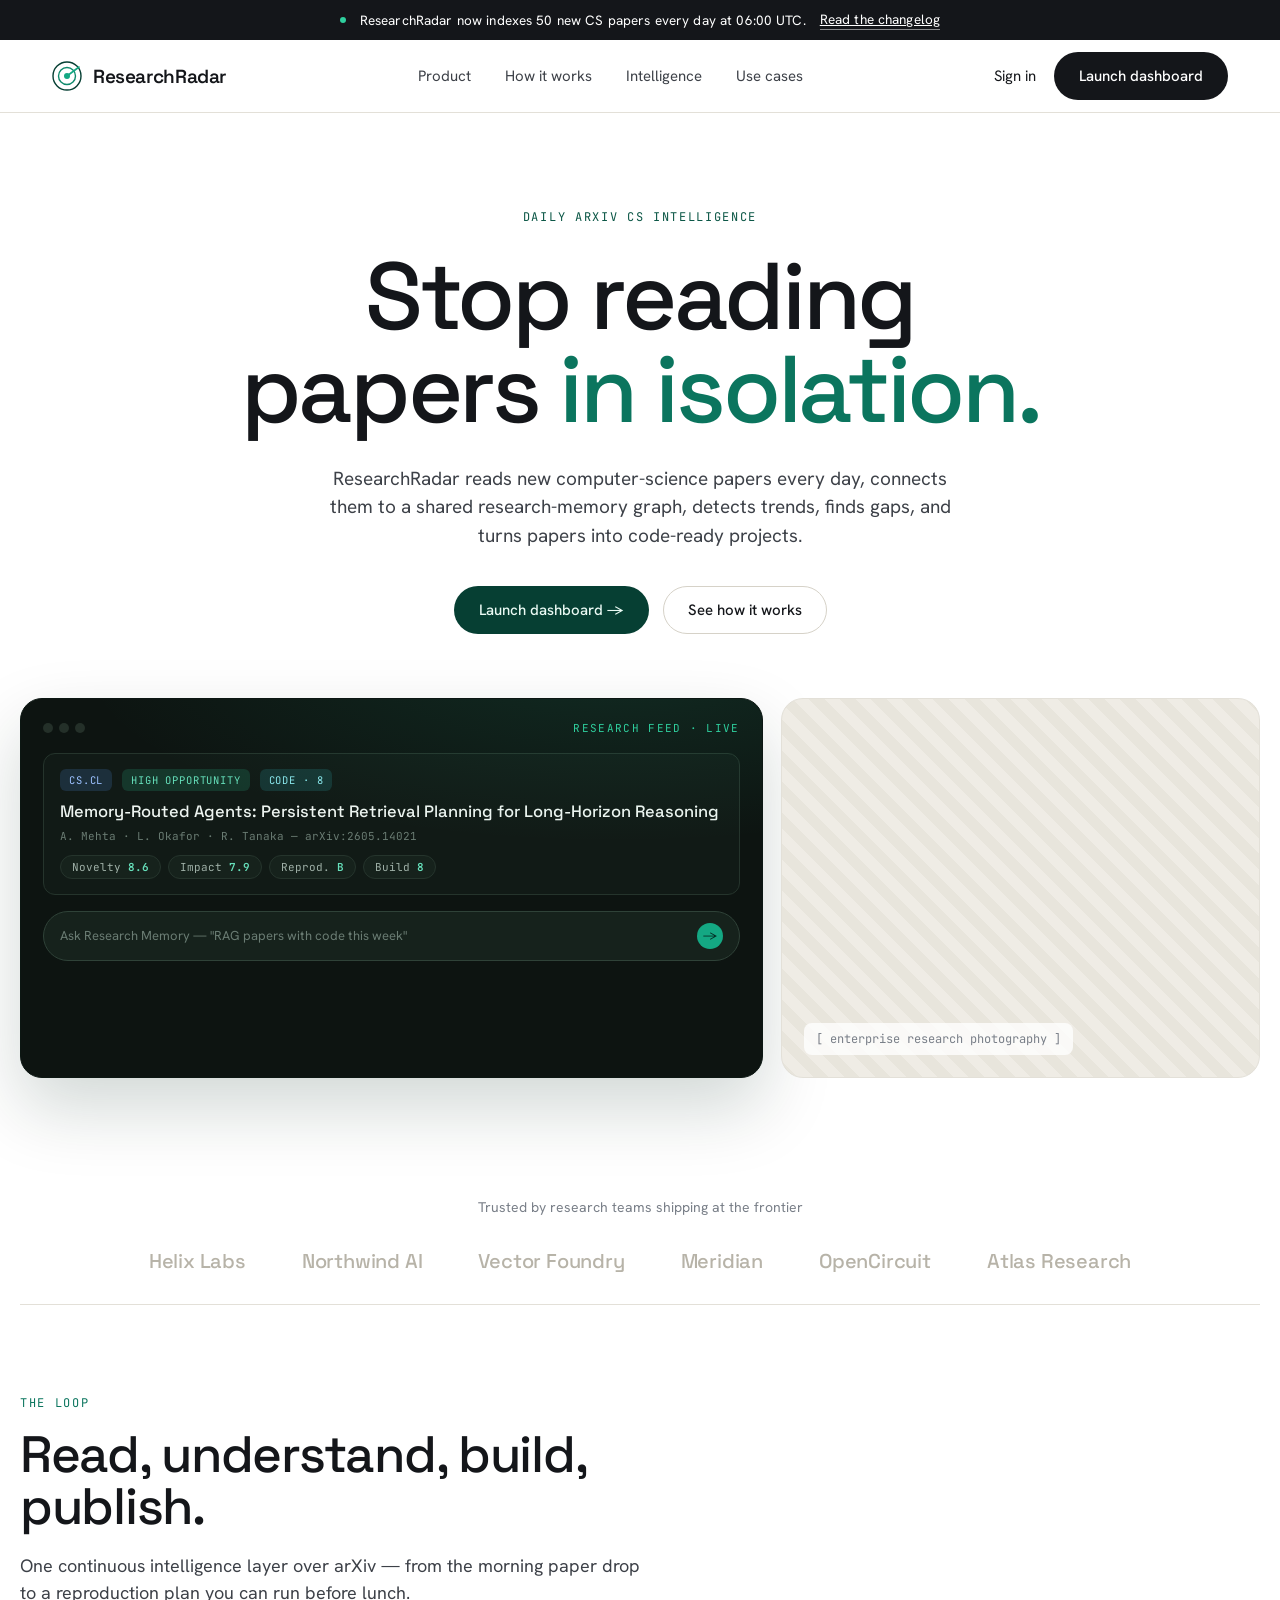
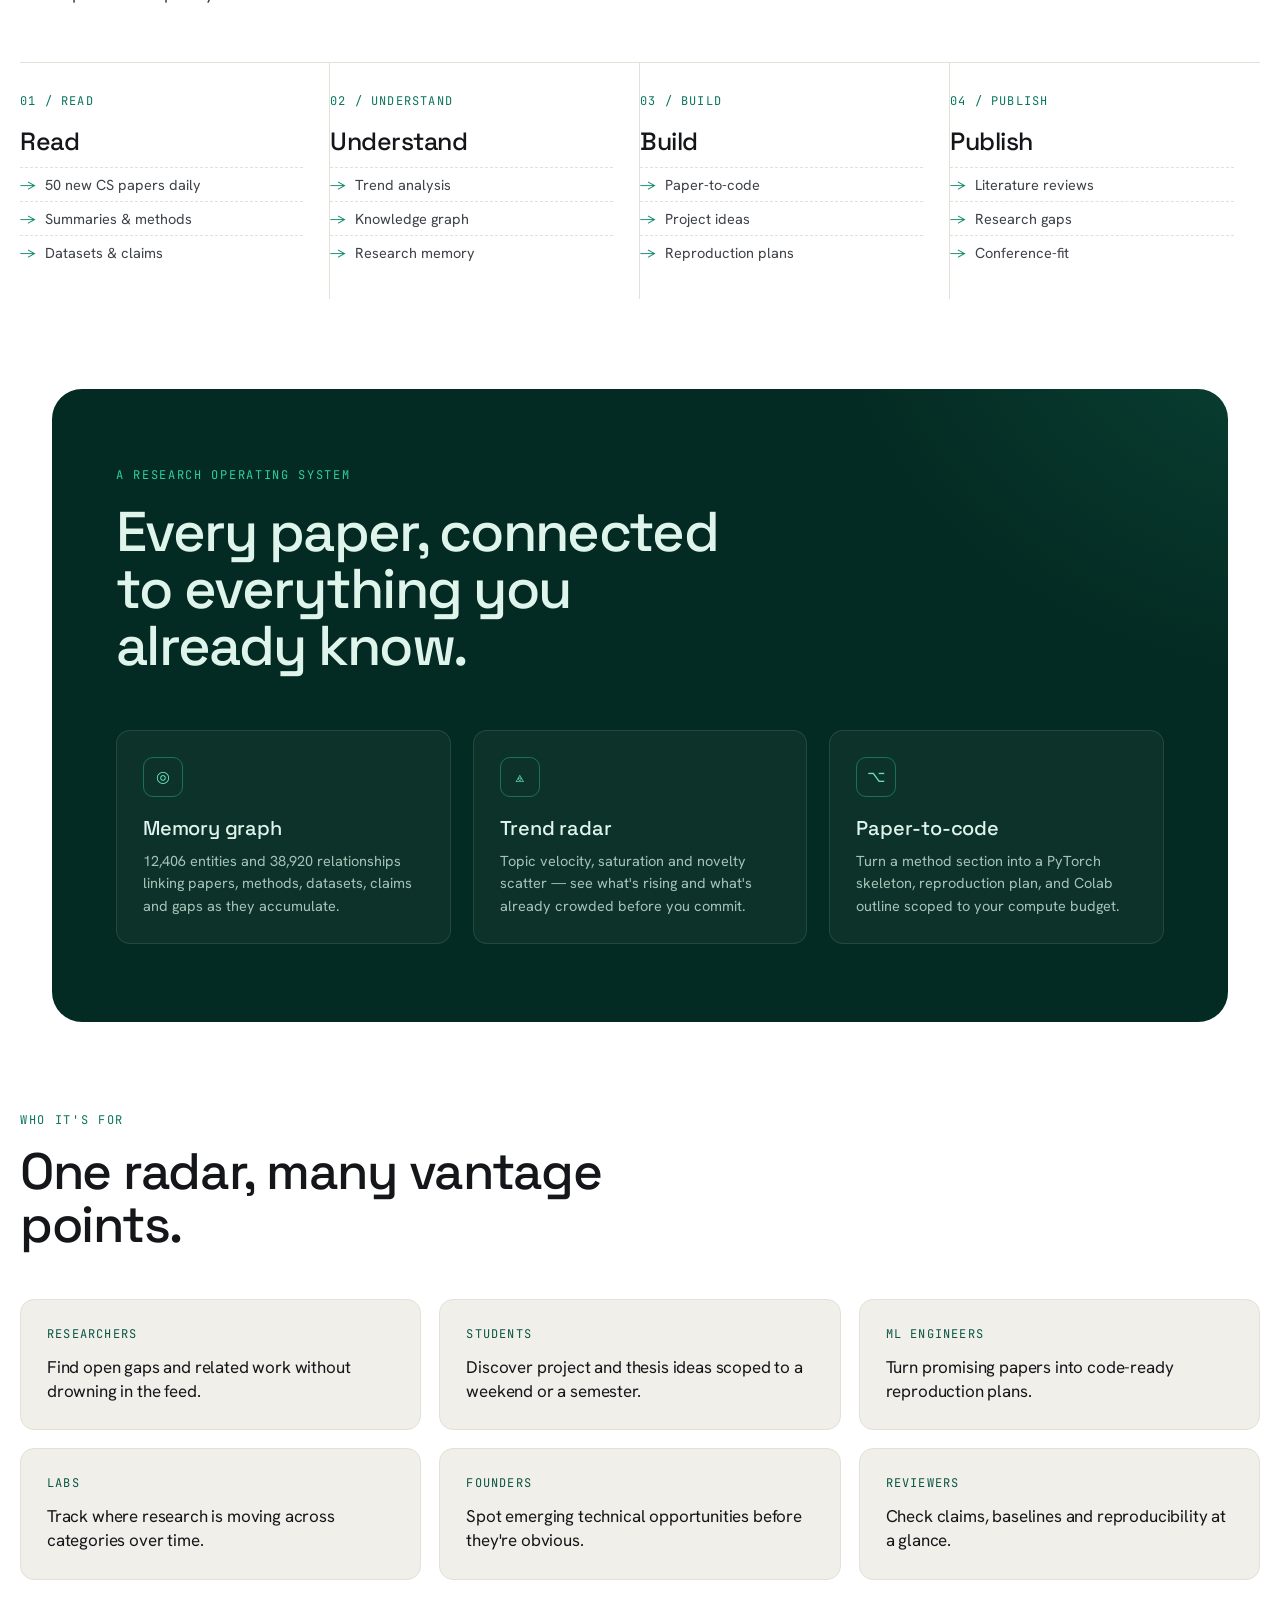
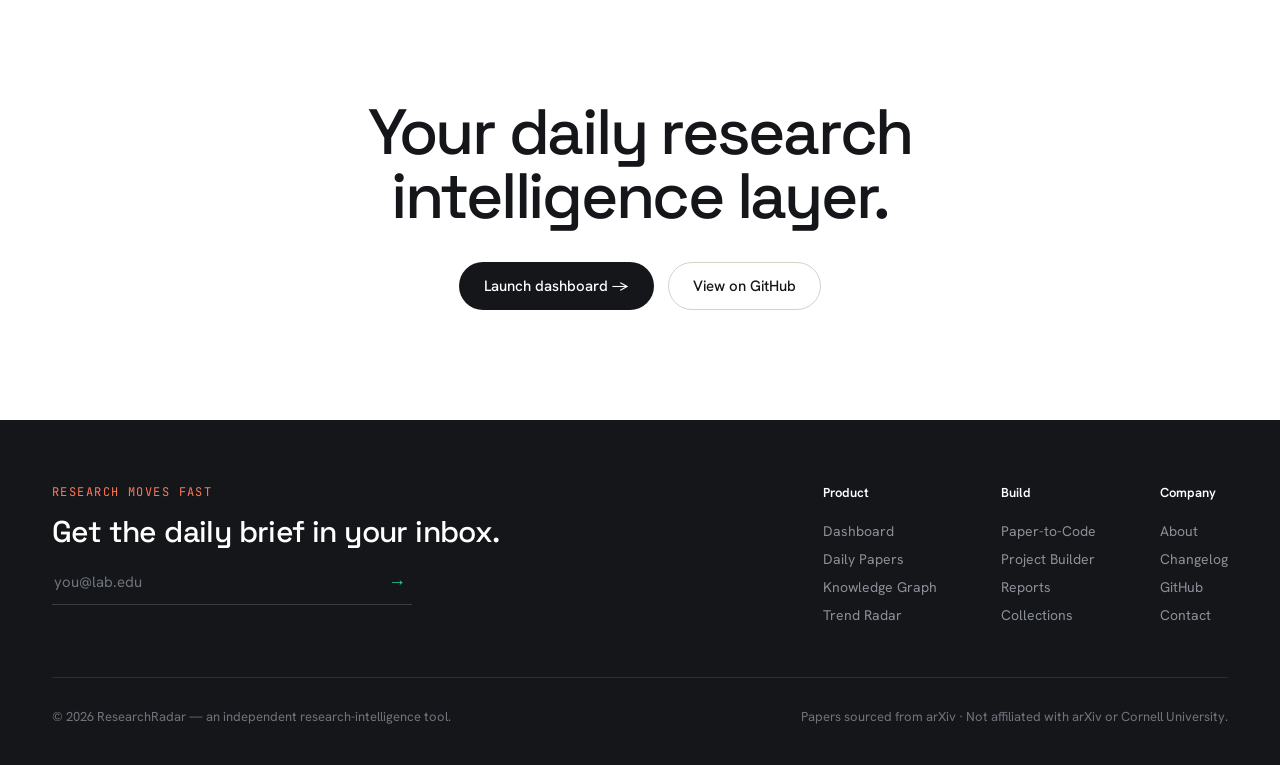
<file: archive/legacy/frontend/index.html>
<!DOCTYPE html>
<html lang="en">
<head>
<meta charset="UTF-8">
<meta name="viewport" content="width=device-width, initial-scale=1.0">
<title>ResearchRadar — Daily arXiv intelligence</title>
<link rel="stylesheet" href="styles/system.css">
<style>
  body { background: var(--paper); color: var(--ink); }
  a { color: inherit; }
  .wrap { max-width: 1240px; margin: 0 auto; padding: 0 32px; }

  /* announcement */
  .announce {
    background: var(--ink); color: #fff; height: 40px;
    display: flex; align-items: center; justify-content: center; gap: 14px;
    font-size: 13.5px; letter-spacing: .01em;
  }
  .announce a { border-bottom: 1px solid rgba(255,255,255,.5); padding-bottom: 1px; }
  .announce .dot { width: 6px; height: 6px; border-radius: 50%; background: var(--green-400); }

  /* nav */
  nav.top {
    position: sticky; top: 0; z-index: 50; background: rgba(255,255,255,.86);
    backdrop-filter: blur(14px); border-bottom: 1px solid var(--hairline);
  }
  .nav-row { display: flex; align-items: center; justify-content: space-between; height: 72px; }
  .brand { display: flex; align-items: center; gap: 11px; font-family: var(--font-display); font-weight: 600; font-size: 19px; letter-spacing: -.02em; }
  .mark { width: 30px; height: 30px; position: relative; display: grid; place-items: center; }
  .mark svg { display: block; }
  .nav-links { display: flex; gap: 34px; font-size: 15px; color: var(--ink-soft); }
  .nav-links a { text-decoration: none; transition: color .2s; }
  .nav-links a:hover { color: var(--ink); }
  .nav-actions { display: flex; align-items: center; gap: 18px; }
  .nav-actions .signin { font-size: 15px; text-decoration: none; }

  /* hero */
  .hero { padding: 96px 0 56px; text-align: center; }
  .eyebrow { color: var(--green-800); margin-bottom: 26px; }
  h1.display {
    font-family: var(--font-display); font-weight: 500;
    font-size: clamp(46px, 7.4vw, 100px); line-height: .98; letter-spacing: -.035em;
    margin: 0 auto; max-width: 14ch;
  }
  h1.display em { font-style: normal; color: var(--green-700); }
  .hero p.sub {
    margin: 28px auto 0; max-width: 640px; font-size: 19px; line-height: 1.5; color: var(--ink-soft);
  }
  .hero-cta { display: flex; gap: 14px; justify-content: center; margin-top: 36px; }

  /* hero media composition */
  .hero-media { display: grid; grid-template-columns: 1.55fr 1fr; gap: 18px; margin-top: 64px; }
  @media (max-width: 860px){ .hero-media { grid-template-columns: 1fr; } }

  .console {
    background: var(--d-bg-2); border-radius: var(--radius-lg); padding: 22px;
    border: 1px solid #0c1713; box-shadow: 0 30px 70px rgba(6,40,30,.18); text-align: left;
    color: var(--d-text); position: relative; overflow: hidden; min-height: 380px;
  }
  .console::after {
    content: ''; position: absolute; inset: 0; pointer-events: none;
    background: radial-gradient(120% 80% at 80% -10%, rgba(47,207,158,.12), transparent 60%);
  }
  .console .ctrlbar { display: flex; align-items: center; gap: 8px; margin-bottom: 18px; }
  .console .ctrlbar .lights { display: flex; gap: 6px; }
  .console .ctrlbar .lights i { width: 10px; height: 10px; border-radius: 50%; background: #243029; display: block; }
  .console .ctrlbar .tag { margin-left: auto; font-family: var(--font-mono); font-size: 11px; letter-spacing: .12em; color: var(--green-400); text-transform: uppercase; }
  .c-row { display: flex; gap: 10px; margin-bottom: 11px; align-items: flex-start; }
  .c-chip { font-family: var(--font-mono); font-size: 10.5px; letter-spacing: .08em; padding: 4px 9px; border-radius: 6px; text-transform: uppercase; }
  .c-chip.paper { background: rgba(91,155,255,.16); color: #9cc1ff; }
  .c-chip.opp { background: rgba(47,207,158,.16); color: var(--green-300); }
  .c-chip.code { background: rgba(52,217,224,.14); color: #8be8ee; }
  .c-title { font-family: var(--font-display); font-weight: 500; font-size: 16.5px; line-height: 1.25; color: #eef5f1; }
  .c-meta { font-family: var(--font-mono); font-size: 11px; color: var(--d-text-3); margin-top: 6px; }
  .c-card { background: var(--d-surface); border: 1px solid var(--d-border); border-radius: 12px; padding: 15px 16px; margin-bottom: 11px; }
  .c-scores { display: flex; gap: 7px; margin-top: 12px; flex-wrap: wrap; }
  .score-pill { font-family: var(--font-mono); font-size: 11px; color: var(--d-text-2); background: var(--d-elev); border: 1px solid var(--d-border); border-radius: var(--radius-pill); padding: 4px 11px; }
  .score-pill b { color: var(--green-300); font-weight: 600; }
  .c-prompt { display: flex; align-items: center; gap: 10px; margin-top: 16px; background: var(--d-elev); border: 1px solid var(--d-border-2); border-radius: var(--radius-pill); padding: 11px 16px; color: var(--d-text-3); font-size: 13px; }
  .c-prompt .send { margin-left: auto; width: 26px; height: 26px; border-radius: 50%; background: var(--green-500); display: grid; place-items: center; color: #042b23; }

  .photo-card {
    border-radius: var(--radius-lg); overflow: hidden; position: relative; min-height: 380px;
    background:
      repeating-linear-gradient(45deg, #e8e5dc, #e8e5dc 11px, #efece5 11px, #efece5 22px);
    border: 1px solid var(--hairline);
    display: flex; align-items: flex-end; padding: 22px;
  }
  .photo-card .ph { font-family: var(--font-mono); font-size: 12px; color: var(--ink-mute); background: rgba(255,255,255,.78); padding: 8px 12px; border-radius: 8px; }

  /* trust strip */
  .trust { padding: 64px 0 30px; text-align: center; }
  .trust .lbl { color: var(--ink-mute); font-size: 14px; margin-bottom: 32px; }
  .logos { display: flex; flex-wrap: wrap; justify-content: center; gap: 18px 56px; align-items: center; }
  .logos span { font-family: var(--font-display); font-weight: 500; font-size: 20px; color: #b7b3a8; letter-spacing: -.01em; }

  /* value pillars */
  .pillars { padding: 90px 0; border-top: 1px solid var(--hairline); }
  .sec-head { max-width: 620px; }
  .sec-head h2 { font-family: var(--font-display); font-weight: 500; font-size: clamp(32px,4vw,52px); line-height: 1.02; letter-spacing: -.025em; margin: 0; }
  .sec-head p { font-size: 18px; color: var(--ink-soft); line-height: 1.5; margin-top: 18px; }
  .pillar-grid { display: grid; grid-template-columns: repeat(4,1fr); gap: 0; margin-top: 56px; border-top: 1px solid var(--hairline); }
  @media (max-width: 900px){ .pillar-grid { grid-template-columns: 1fr 1fr; } }
  @media (max-width: 520px){ .pillar-grid { grid-template-columns: 1fr; } }
  .pillar { padding: 30px 26px 30px 0; border-right: 1px solid var(--hairline); }
  .pillar:last-child { border-right: none; }
  .pillar .num { font-family: var(--font-mono); font-size: 12px; color: var(--green-700); letter-spacing: .1em; }
  .pillar h3 { font-family: var(--font-display); font-weight: 500; font-size: 25px; margin: 16px 0 10px; letter-spacing: -.02em; }
  .pillar ul { margin: 0; padding: 0; list-style: none; }
  .pillar li { font-size: 14.5px; color: var(--ink-soft); padding: 7px 0; border-top: 1px dashed var(--hairline); display: flex; gap: 9px; }
  .pillar li::before { content: '→'; color: var(--green-600); }

  /* dark feature band */
  .band { background: var(--green-950); color: #dff5ec; border-radius: 30px; margin: 0 0 90px; padding: 78px 64px; position: relative; overflow: hidden; }
  .band::before { content:''; position:absolute; inset:0; background: radial-gradient(80% 120% at 110% -20%, rgba(47,207,158,.16), transparent 55%); }
  .band-inner { position: relative; }
  .band .mono-label { color: var(--green-400); }
  .band h2 { font-family: var(--font-display); font-weight: 500; font-size: clamp(32px,4.4vw,56px); line-height: 1.02; letter-spacing: -.03em; margin: 20px 0 0; max-width: 18ch; }
  .band-feats { display: grid; grid-template-columns: repeat(3,1fr); gap: 22px; margin-top: 56px; }
  @media (max-width: 820px){ .band-feats { grid-template-columns: 1fr; } }
  .feat { background: rgba(255,255,255,.035); border: 1px solid rgba(255,255,255,.1); border-radius: var(--radius-md); padding: 26px; }
  .feat .ic { width: 40px; height: 40px; border-radius: 10px; border: 1px solid rgba(47,207,158,.4); display: grid; place-items: center; color: var(--green-300); margin-bottom: 18px; }
  .feat h4 { font-family: var(--font-display); font-weight: 500; font-size: 20px; margin: 0 0 9px; letter-spacing: -.01em; }
  .feat p { font-size: 14.5px; color: #a7c3b8; line-height: 1.55; margin: 0; }

  /* use cases */
  .usecases { padding: 0 0 90px; }
  .uc-grid { display: grid; grid-template-columns: repeat(3,1fr); gap: 18px; margin-top: 48px; }
  @media (max-width: 820px){ .uc-grid { grid-template-columns: 1fr; } }
  .uc { background: var(--stone); border-radius: var(--radius-md); padding: 26px; border: 1px solid var(--hairline); }
  .uc .role { color: var(--green-800); font-family: var(--font-mono); font-size: 12px; letter-spacing: .1em; text-transform: uppercase; }
  .uc p { font-size: 17px; line-height: 1.4; margin: 14px 0 0; letter-spacing: -.01em; }

  /* final cta */
  .final { text-align: center; padding: 30px 0 110px; }
  .final h2 { font-family: var(--font-display); font-weight: 500; font-size: clamp(36px,5vw,68px); line-height: 1; letter-spacing: -.035em; margin: 0; }
  .final .hero-cta { margin-top: 34px; }

  /* footer */
  footer { background: var(--ink); color: #cfd3d8; padding: 64px 0 40px; }
  .foot-top { display: flex; justify-content: space-between; gap: 40px; flex-wrap: wrap; padding-bottom: 48px; border-bottom: 1px solid #2a2d33; }
  .foot-news .lbl { color: var(--coral); font-family: var(--font-mono); font-size: 12px; letter-spacing: .12em; text-transform: uppercase; }
  .foot-news h3 { font-family: var(--font-display); font-weight: 500; font-size: 30px; color: #fff; margin: 12px 0 20px; letter-spacing: -.02em; }
  .news-field { display: flex; align-items: center; gap: 10px; border-bottom: 1px solid #3a3d44; padding-bottom: 10px; max-width: 360px; }
  .news-field input { background: transparent; border: none; color: #fff; font-size: 15px; font-family: var(--font-body); flex: 1; outline: none; }
  .news-field input::placeholder { color: #6f747c; }
  .news-field button { background: none; border: none; color: var(--green-400); cursor: pointer; font-size: 18px; }
  .foot-cols { display: flex; gap: 64px; flex-wrap: wrap; }
  .foot-col h5 { color: #fff; font-size: 13px; margin: 0 0 16px; font-weight: 600; }
  .foot-col a { display: block; color: #8b9098; text-decoration: none; font-size: 14px; padding: 5px 0; transition: color .2s; }
  .foot-col a:hover { color: #fff; }
  .foot-bottom { display: flex; justify-content: space-between; padding-top: 30px; color: #6f747c; font-size: 13px; flex-wrap: wrap; gap: 12px; }

  .reveal { opacity: 0; transform: translateY(18px); transition: opacity .7s ease, transform .7s ease; }
  .reveal.in { opacity: 1; transform: none; }
</style>
</head>
<body>
  <div class="announce">
    <span class="dot"></span>
    <span>ResearchRadar now indexes 50 new CS papers every day at 06:00 UTC.</span>
    <a href="#">Read the changelog</a>
  </div>

  <nav class="top">
    <div class="wrap nav-row">
      <div class="brand">
        <span class="mark">
          <svg width="30" height="30" viewBox="0 0 30 30" fill="none">
            <circle cx="15" cy="15" r="14" stroke="#063f33" stroke-width="1.4"/>
            <circle cx="15" cy="15" r="8.5" stroke="#0e8a6c" stroke-width="1.4"/>
            <circle cx="15" cy="15" r="3" fill="#14a883"/>
            <path d="M15 15 L27 6" stroke="#14a883" stroke-width="1.6" stroke-linecap="round"/>
          </svg>
        </span>
        ResearchRadar
      </div>
      <div class="nav-links">
        <a href="#product">Product</a>
        <a href="#how">How it works</a>
        <a href="#features">Intelligence</a>
        <a href="#use">Use cases</a>
      </div>
      <div class="nav-actions">
        <a class="signin" href="app.html">Sign in</a>
        <a class="pill-cta pill-dark" href="app.html">Launch dashboard</a>
      </div>
    </div>
  </nav>

  <header class="hero wrap">
    <div class="mono-label eyebrow">Daily arXiv CS intelligence</div>
    <h1 class="display">Stop reading papers <em>in isolation.</em></h1>
    <p class="sub">ResearchRadar reads new computer-science papers every day, connects them to a shared research-memory graph, detects trends, finds gaps, and turns papers into code-ready projects.</p>
    <div class="hero-cta">
      <a class="pill-cta pill-green" href="app.html">Launch dashboard →</a>
      <a class="pill-cta pill-light" href="#how">See how it works</a>
    </div>

    <div class="hero-media">
      <div class="console">
        <div class="ctrlbar">
          <span class="lights"><i></i><i></i><i></i></span>
          <span class="tag">research feed · live</span>
        </div>
        <div class="c-card">
          <div class="c-row">
            <span class="c-chip paper">cs.CL</span>
            <span class="c-chip opp">High opportunity</span>
            <span class="c-chip code">Code · 8</span>
          </div>
          <div class="c-title">Memory-Routed Agents: Persistent Retrieval Planning for Long-Horizon Reasoning</div>
          <div class="c-meta">A. Mehta · L. Okafor · R. Tanaka — arXiv:2605.14021</div>
          <div class="c-scores">
            <span class="score-pill">Novelty <b>8.6</b></span>
            <span class="score-pill">Impact <b>7.9</b></span>
            <span class="score-pill">Reprod. <b>B</b></span>
            <span class="score-pill">Build <b>8</b></span>
          </div>
        </div>
        <div class="c-prompt">
          Ask Research Memory — "RAG papers with code this week"
          <span class="send">→</span>
        </div>
      </div>
      <div class="photo-card">
        <span class="ph">[ enterprise research photography ]</span>
      </div>
    </div>
  </header>

  <section class="trust wrap">
    <div class="lbl">Trusted by research teams shipping at the frontier</div>
    <div class="logos">
      <span>Helix Labs</span><span>Northwind AI</span><span>Vector Foundry</span>
      <span>Meridian</span><span>OpenCircuit</span><span>Atlas Research</span>
    </div>
  </section>

  <section class="pillars wrap" id="how">
    <div class="sec-head">
      <div class="mono-label" style="color:var(--green-700);margin-bottom:18px;">The loop</div>
      <h2>Read, understand, build, publish.</h2>
      <p>One continuous intelligence layer over arXiv — from the morning paper drop to a reproduction plan you can run before lunch.</p>
    </div>
    <div class="pillar-grid">
      <div class="pillar">
        <div class="num">01 / READ</div>
        <h3>Read</h3>
        <ul><li>50 new CS papers daily</li><li>Summaries & methods</li><li>Datasets & claims</li></ul>
      </div>
      <div class="pillar">
        <div class="num">02 / UNDERSTAND</div>
        <h3>Understand</h3>
        <ul><li>Trend analysis</li><li>Knowledge graph</li><li>Research memory</li></ul>
      </div>
      <div class="pillar">
        <div class="num">03 / BUILD</div>
        <h3>Build</h3>
        <ul><li>Paper-to-code</li><li>Project ideas</li><li>Reproduction plans</li></ul>
      </div>
      <div class="pillar">
        <div class="num">04 / PUBLISH</div>
        <h3>Publish</h3>
        <ul><li>Literature reviews</li><li>Research gaps</li><li>Conference-fit</li></ul>
      </div>
    </div>
  </section>

  <div class="wrap" id="features">
    <section class="band">
      <div class="band-inner">
        <div class="mono-label">A research operating system</div>
        <h2>Every paper, connected to everything you already know.</h2>
        <div class="band-feats">
          <div class="feat">
            <div class="ic">◎</div>
            <h4>Memory graph</h4>
            <p>12,406 entities and 38,920 relationships linking papers, methods, datasets, claims and gaps as they accumulate.</p>
          </div>
          <div class="feat">
            <div class="ic">⟁</div>
            <h4>Trend radar</h4>
            <p>Topic velocity, saturation and novelty scatter — see what's rising and what's already crowded before you commit.</p>
          </div>
          <div class="feat">
            <div class="ic">⌥</div>
            <h4>Paper-to-code</h4>
            <p>Turn a method section into a PyTorch skeleton, reproduction plan, and Colab outline scoped to your compute budget.</p>
          </div>
        </div>
      </div>
    </section>
  </div>

  <section class="usecases wrap" id="use">
    <div class="sec-head">
      <div class="mono-label" style="color:var(--green-700);margin-bottom:18px;">Who it's for</div>
      <h2>One radar, many vantage points.</h2>
    </div>
    <div class="uc-grid">
      <div class="uc"><div class="role">Researchers</div><p>Find open gaps and related work without drowning in the feed.</p></div>
      <div class="uc"><div class="role">Students</div><p>Discover project and thesis ideas scoped to a weekend or a semester.</p></div>
      <div class="uc"><div class="role">ML engineers</div><p>Turn promising papers into code-ready reproduction plans.</p></div>
      <div class="uc"><div class="role">Labs</div><p>Track where research is moving across categories over time.</p></div>
      <div class="uc"><div class="role">Founders</div><p>Spot emerging technical opportunities before they're obvious.</p></div>
      <div class="uc"><div class="role">Reviewers</div><p>Check claims, baselines and reproducibility at a glance.</p></div>
    </div>
  </section>

  <section class="final wrap">
    <h2>Your daily research<br>intelligence layer.</h2>
    <div class="hero-cta">
      <a class="pill-cta pill-dark" href="app.html">Launch dashboard →</a>
      <a class="pill-cta pill-light" href="#">View on GitHub</a>
    </div>
  </section>

  <footer>
    <div class="wrap">
      <div class="foot-top">
        <div class="foot-news">
          <div class="lbl">Research moves fast</div>
          <h3>Get the daily brief in your inbox.</h3>
          <div class="news-field">
            <input type="email" placeholder="you@lab.edu" aria-label="email">
            <button aria-label="subscribe">→</button>
          </div>
        </div>
        <div class="foot-cols">
          <div class="foot-col"><h5>Product</h5><a href="app.html">Dashboard</a><a href="app.html">Daily Papers</a><a href="app.html">Knowledge Graph</a><a href="app.html">Trend Radar</a></div>
          <div class="foot-col"><h5>Build</h5><a href="app.html">Paper-to-Code</a><a href="app.html">Project Builder</a><a href="app.html">Reports</a><a href="app.html">Collections</a></div>
          <div class="foot-col"><h5>Company</h5><a href="#">About</a><a href="#">Changelog</a><a href="#">GitHub</a><a href="#">Contact</a></div>
        </div>
      </div>
      <div class="foot-bottom">
        <span>© 2026 ResearchRadar — an independent research-intelligence tool.</span>
        <span>Papers sourced from arXiv · Not affiliated with arXiv or Cornell University.</span>
      </div>
    </div>
  </footer>

  <script>
    const obs = new IntersectionObserver((es)=>es.forEach(e=>{ if(e.isIntersecting) e.target.classList.add('in'); }), {threshold:.12});
    document.querySelectorAll('.pillars, .band, .usecases, .final, .trust').forEach((el,i)=>{ el.classList.add('reveal'); obs.observe(el); });
  </script>
</body>
</html>
</file>
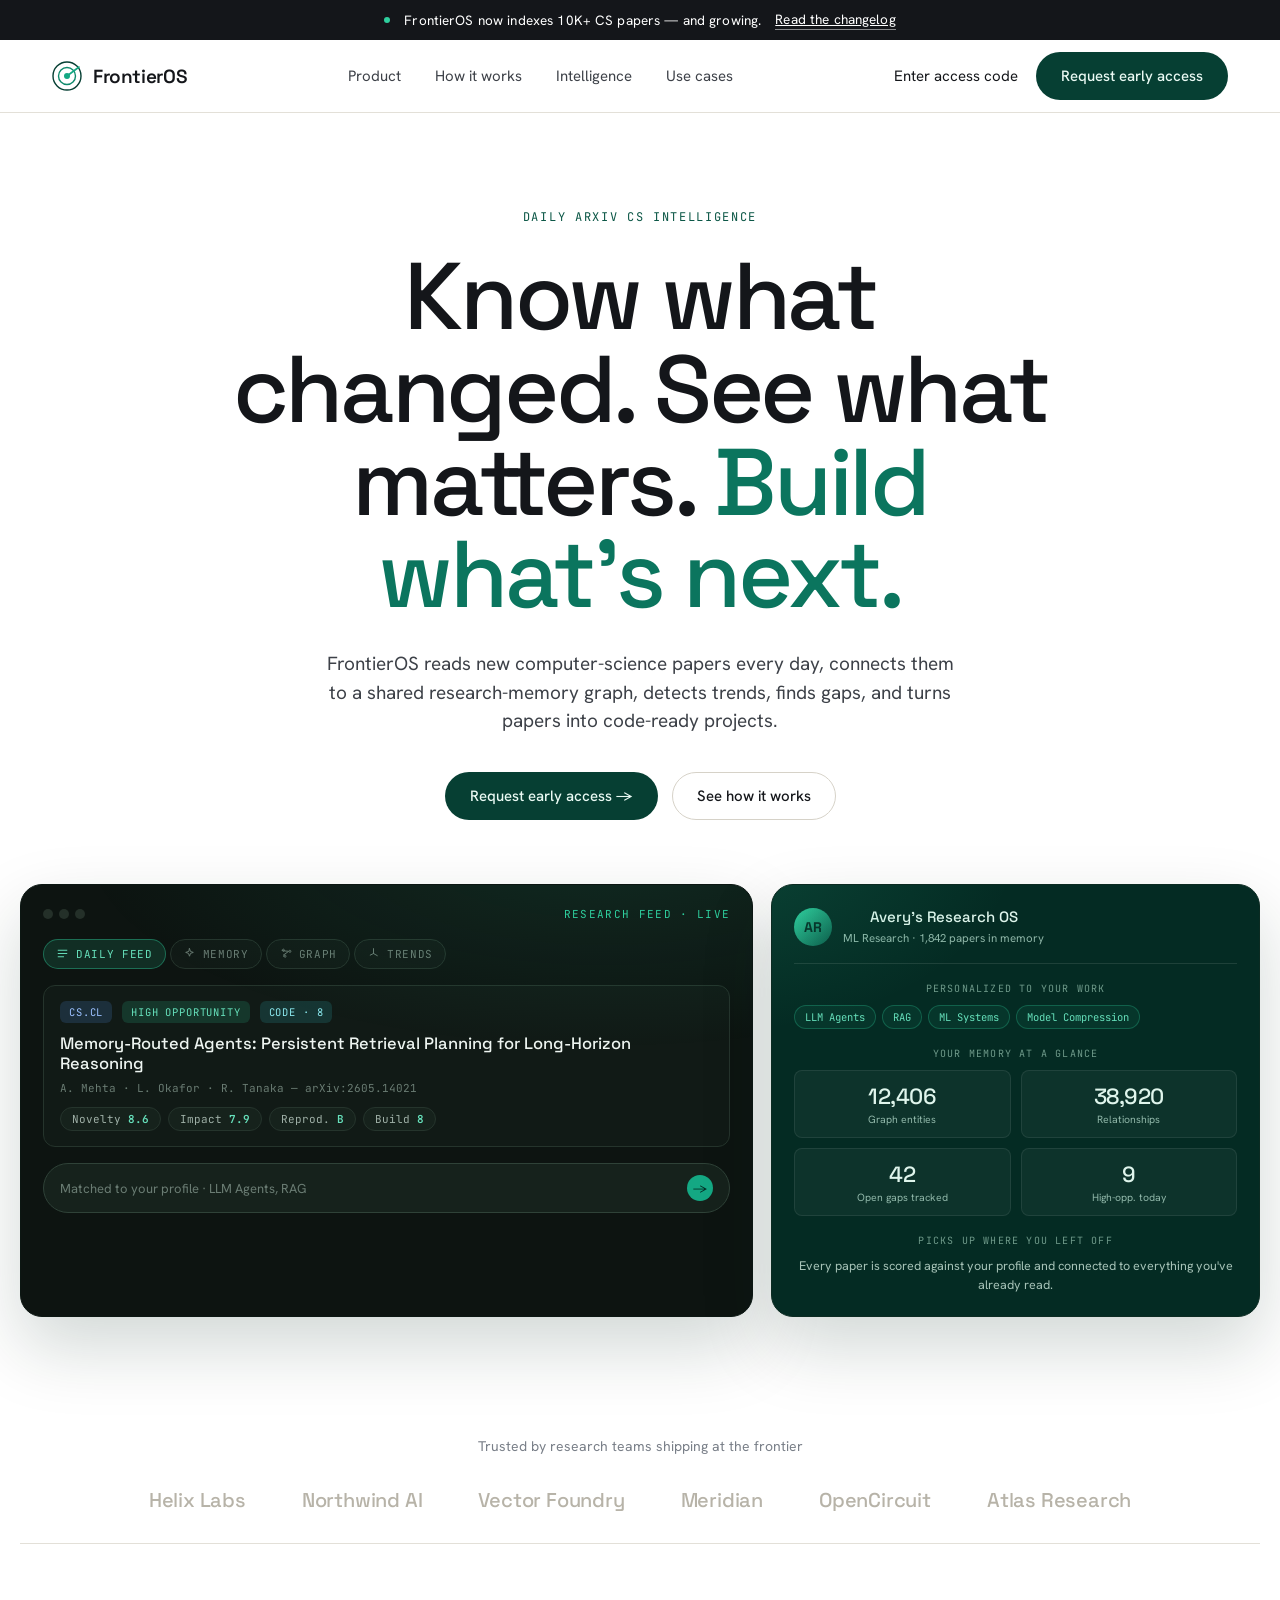
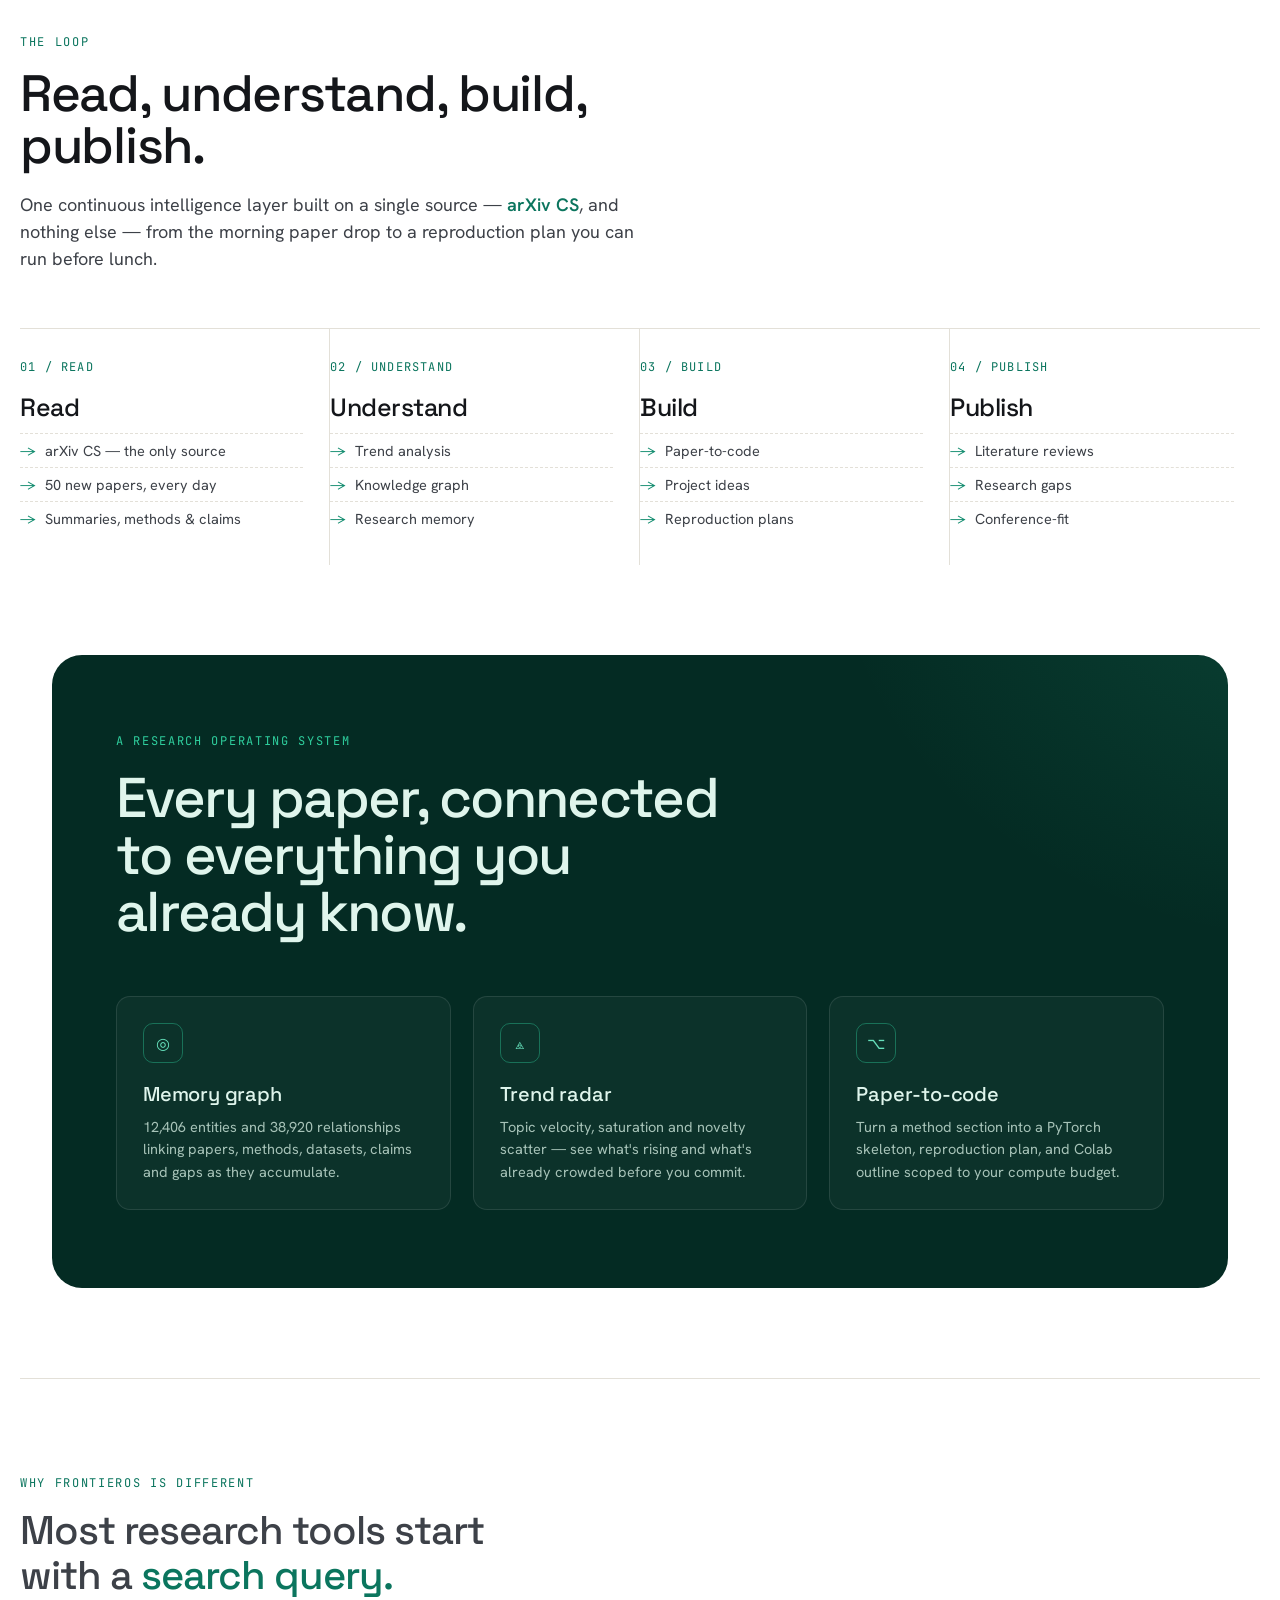
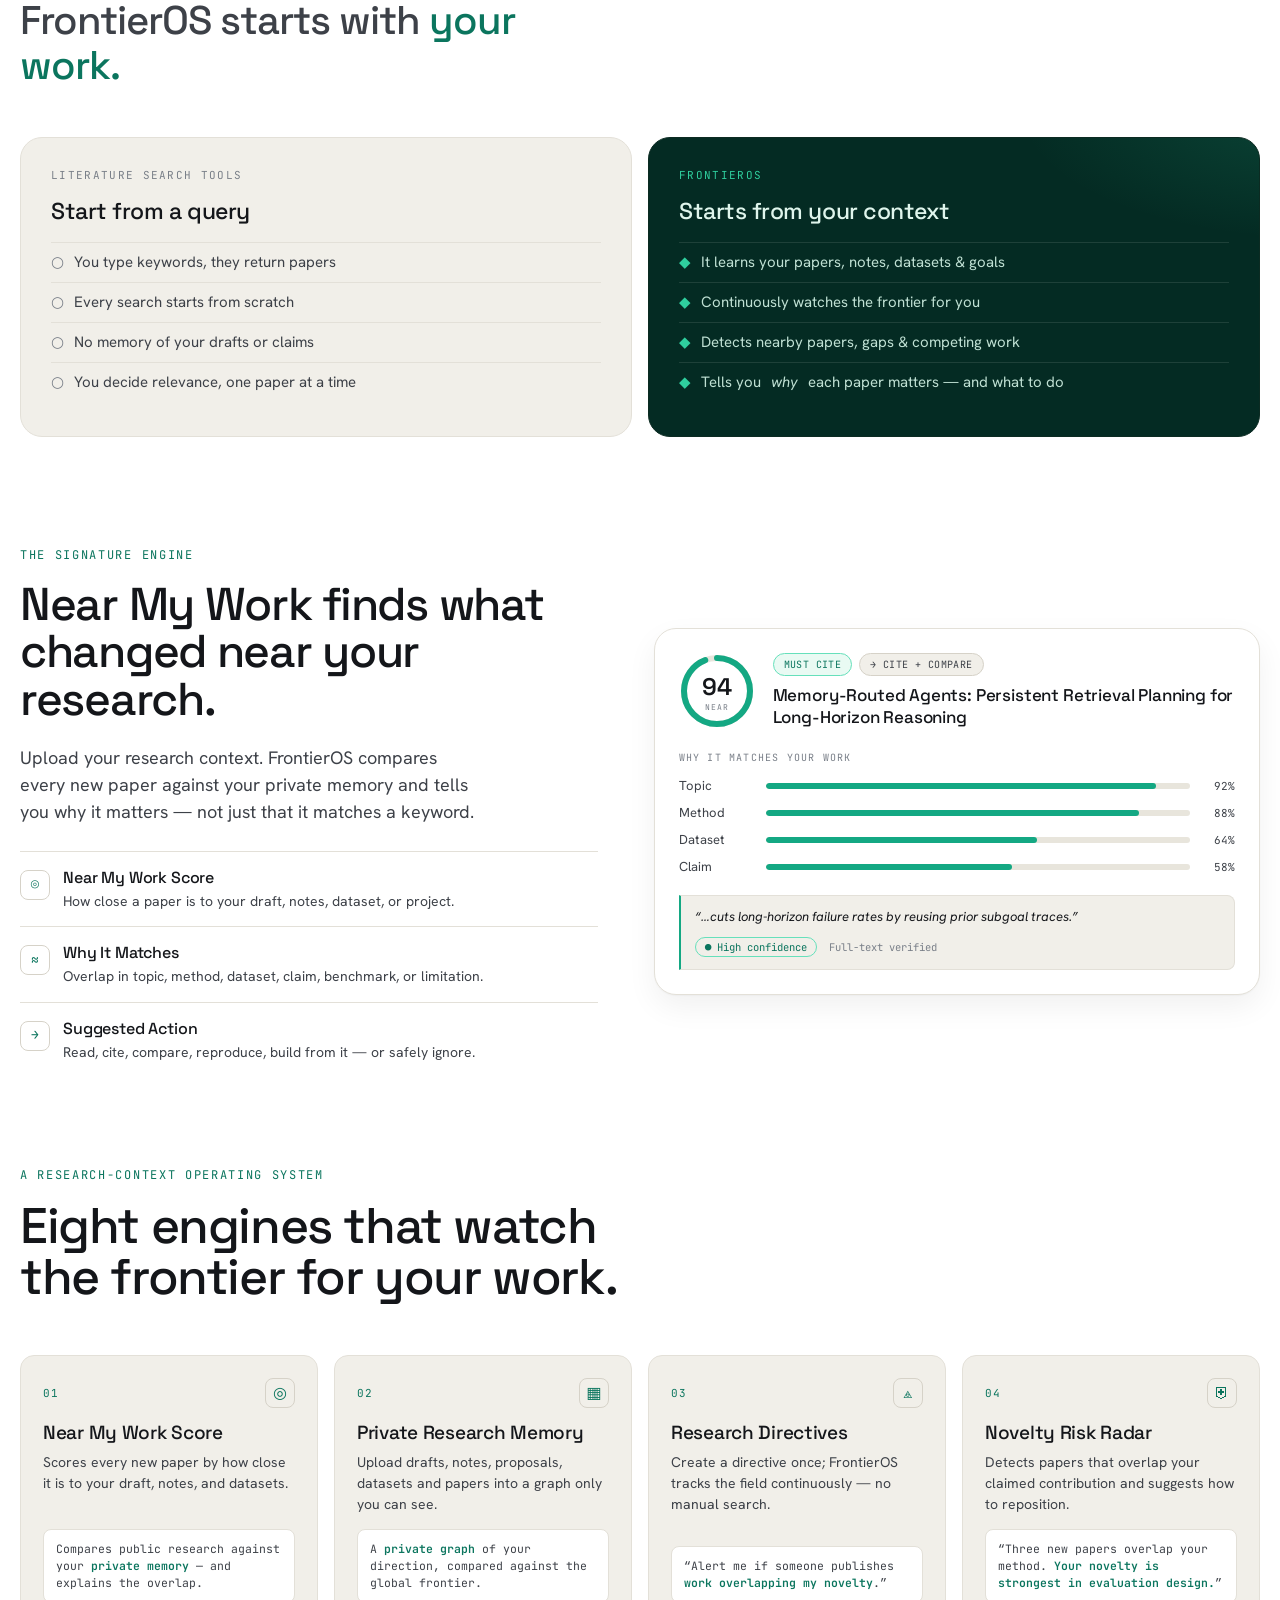
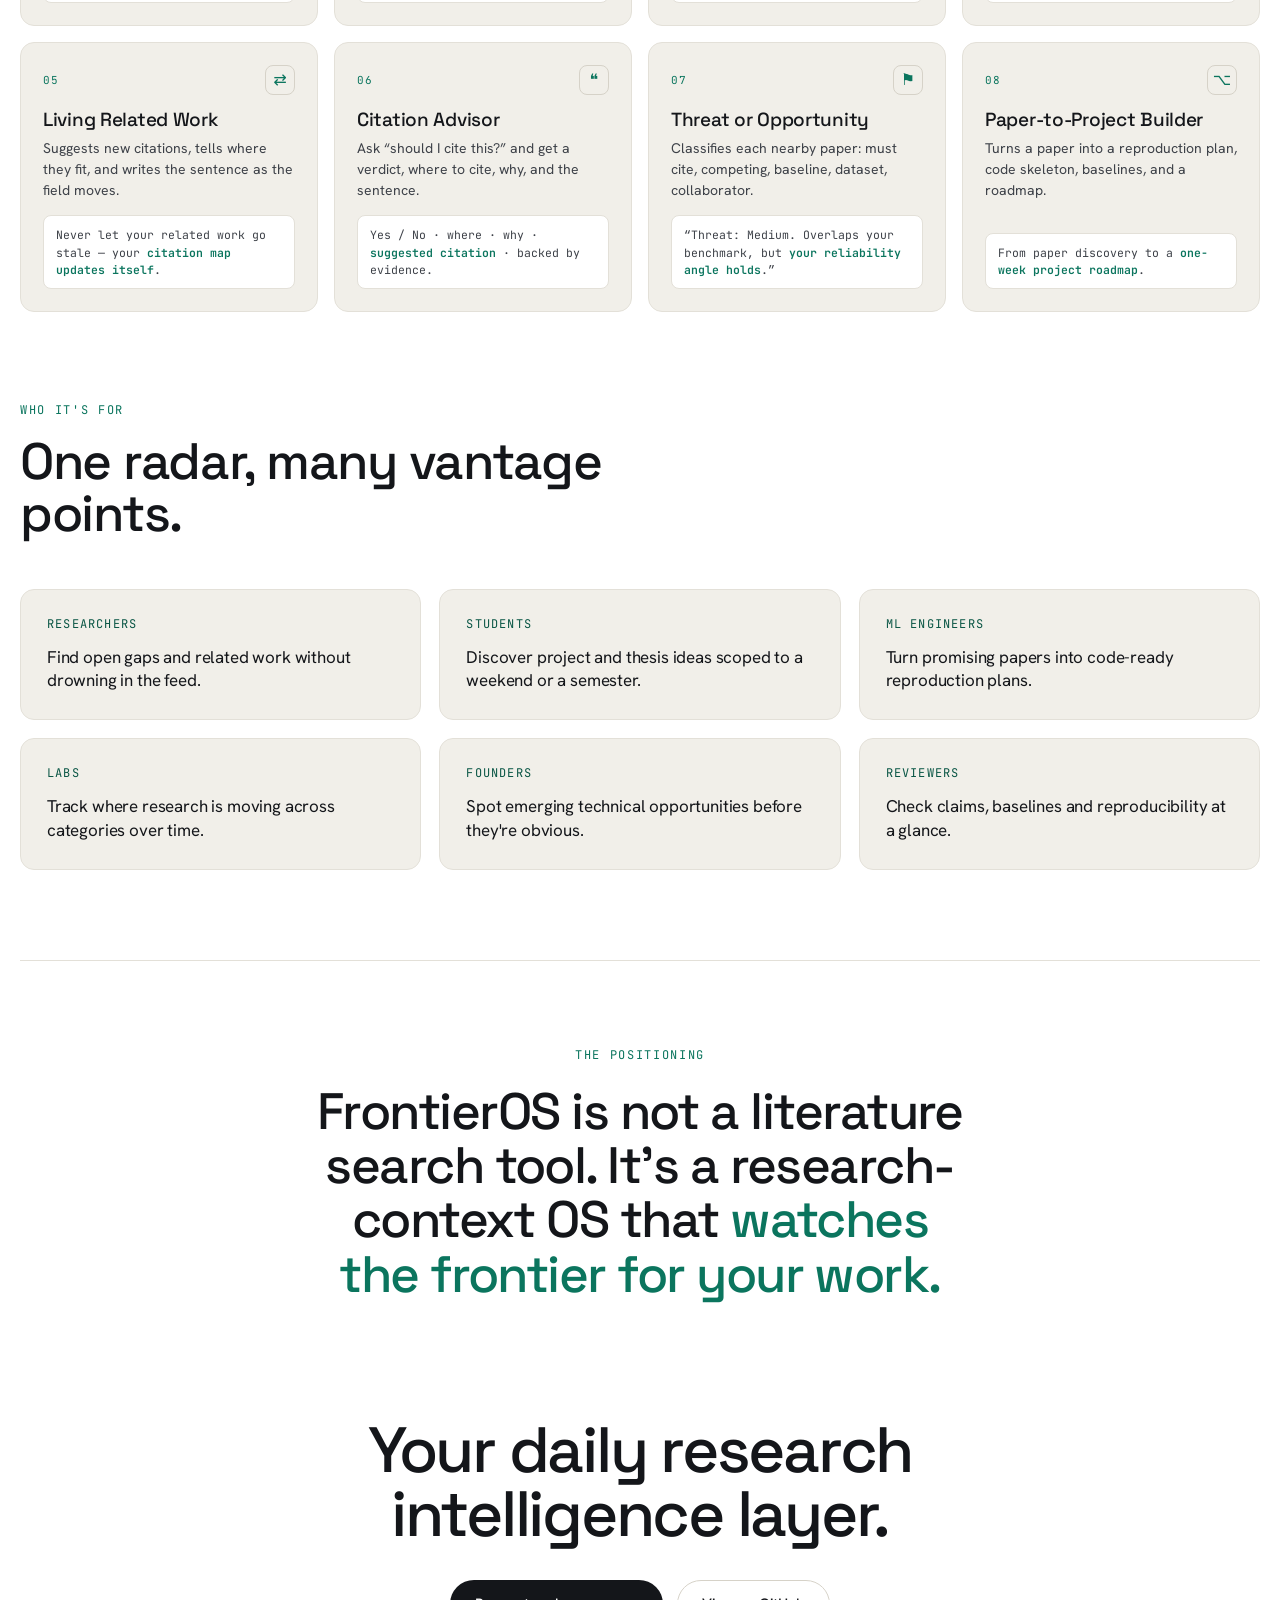
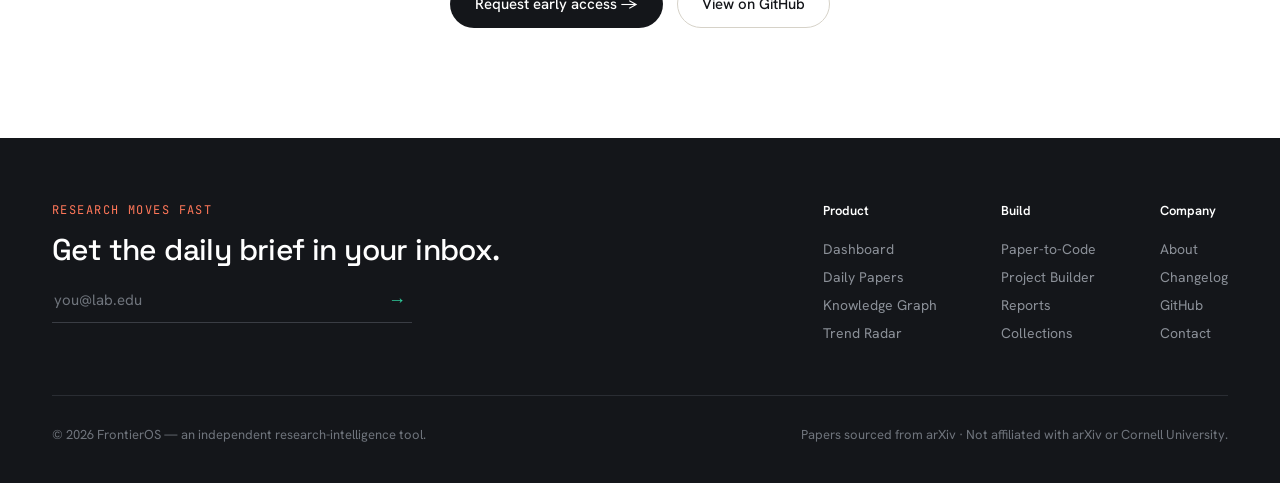
<file: design/FrontierOS-Landing-v2.html>
<!DOCTYPE html>
<html lang="en"><head>
<meta charset="UTF-8">
<meta name="viewport" content="width=device-width, initial-scale=1.0">
<title>FrontierOS — Know what changed. See what matters. Build what's next.</title>
<link rel="preconnect" href="https://fonts.googleapis.com"><link rel="preconnect" href="https://fonts.gstatic.com" crossorigin><link href="https://fonts.googleapis.com/css2?family=Hanken+Grotesk:wght@300;400;500;600&family=JetBrains+Mono:wght@400;500&family=Space+Grotesk:wght@400;500;600;700&display=swap" rel="stylesheet">
<style>/* ============================================================
   FrontierOS — shared design system
   Light editorial (marketing) + dark terminal (app)
   ============================================================ */























/* greek */






/* greek */






/* greek */


















:root {
  /* type */
  --font-display: 'Space Grotesk', ui-sans-serif, system-ui, sans-serif;
  --font-body: 'Hanken Grotesk', ui-sans-serif, system-ui, sans-serif;
  --font-mono: 'JetBrains Mono', ui-monospace, monospace;

  /* light palette */
  --paper: #ffffff;
  --stone: #f1efe9;
  --stone-2: #e8e5dc;
  --ink: #14161a;
  --ink-soft: #3d4148;
  --ink-mute: #797f88;
  --hairline: #e3e0d8;
  --hairline-2: #d6d2c8;

  /* green identity */
  --green-950: #042b23;
  --green-900: #063f33;
  --green-800: #0a5645;
  --green-600: #0e8a6c;
  --green-700: #0b755e;
  --green-500: #14a883;
  --green-400: #2fcf9e;
  --green-300: #66e0bb;
  --green-100: #c8f3e3;
  --green-050: #e9faf3;

  /* warm + functional accents */
  --coral: #ff7759;
  --coral-soft: #ffcabb;
  --blue: #2f6df0;
  --amber: #f4a52a;
  --rose: #f2607d;

  /* dark terminal palette */
  --d-bg: #0a0f0d;
  --d-bg-2: #0d1411;
  --d-surface: #111a16;
  --d-elev: #16221c;
  --d-elev-2: #1c2b24;
  --d-border: #25342c;
  --d-border-2: #2f4238;
  --d-text: #eaf2ed;
  --d-text-2: #9fb0a7;
  --d-text-3: #6a7c73;
  --d-topbar: rgba(10,15,13,.82);
  --d-legend: rgba(13,20,17,.9);

  /* node taxonomy colors (graph) */
  --n-paper: #5b9bff;
  --n-method: #a78bfa;
  --n-dataset: #2fcf9e;
  --n-benchmark: #34d9e0;
  --n-claim: #f4cf4a;
  --n-limitation: #f2607d;
  --n-future: #f4a52a;
  --n-gap: #ff8fc7;
  --n-author: #9aa6b2;
  --n-inst: #d8dee6;

  --radius-xs: 4px;
  --radius-sm: 8px;
  --radius-md: 14px;
  --radius-lg: 22px;
  --radius-pill: 999px;

  --shadow-soft: 0 1px 2px rgba(8,20,16,.04), 0 12px 30px rgba(8,20,16,.06);
}

* { box-sizing: border-box; }
html { -webkit-font-smoothing: antialiased; text-rendering: optimizeLegibility; }
body { margin: 0; font-family: var(--font-body); }

/* ---- shared primitives ---- */
.mono-label {
  font-family: var(--font-mono);
  font-size: 12px;
  letter-spacing: .14em;
  text-transform: uppercase;
}

.pill-cta {
  display: inline-flex; align-items: center; gap: 8px;
  font-family: var(--font-body); font-weight: 500; font-size: 15px;
  padding: 13px 24px; border-radius: var(--radius-pill);
  border: 1px solid transparent; cursor: pointer; text-decoration: none;
  transition: transform .15s ease, background .2s ease, color .2s ease, border-color .2s ease;
}
.pill-cta:active { transform: translateY(1px); }

.pill-dark { background: var(--ink); color: #fff; }
.pill-dark:hover { background: #000; }
.pill-green { background: var(--green-900); color: #eafaf4; }
.pill-green:hover { background: var(--green-800); }
.pill-light { background: #fff; color: var(--ink); border-color: var(--hairline-2); }
.pill-light:hover { background: var(--stone); }
.pill-ghost { background: transparent; color: var(--ink); }
.pill-ghost:hover { background: rgba(0,0,0,.04); }

.link-underline {
  color: var(--ink); text-decoration: none; font-weight: 500;
  border-bottom: 1px solid var(--ink); padding-bottom: 1px;
  transition: opacity .2s ease;
}
.link-underline:hover { opacity: .55; }

::selection { background: var(--green-300); color: var(--green-950); }

/* ─── Access code modal ─────────────────────────────────────────── */
.modal-overlay {
  display: none; position: fixed; inset: 0; background: rgba(10,15,13,.72);
  backdrop-filter: blur(6px); z-index: 1000;
  align-items: center; justify-content: center;
}
.modal-overlay.open { display: flex; }
.modal-box {
  background: var(--paper); border-radius: var(--radius-lg); padding: 40px 44px;
  max-width: 480px; width: 90%; box-shadow: 0 24px 80px rgba(6,63,51,.18);
  position: relative; animation: modal-in .25s cubic-bezier(.22,.61,.36,1);
}
@keyframes modal-in { from { opacity:0; transform:translateY(16px) scale(.97); } to { opacity:1; transform:none; } }
.modal-close {
  position: absolute; top: 16px; right: 16px; background: none; border: none;
  cursor: pointer; color: var(--ink-mute); font-size: 20px; line-height: 1;
  padding: 6px; border-radius: 6px; transition: background .15s;
}
.modal-close:hover { background: var(--stone); }
.modal-mark { display: flex; align-items: center; gap: 10px; margin-bottom: 24px; }
.modal-mark svg { flex-shrink: 0; }
.modal-mark span { font-family: var(--font-display); font-size: 18px; font-weight: 600; color: var(--ink); }
.modal-box h3 { font-family: var(--font-display); font-size: 22px; font-weight: 600; color: var(--ink); margin: 0 0 8px; }
.modal-box p { font-size: 14.5px; color: var(--ink-soft); line-height: 1.6; margin: 0 0 28px; }
.modal-tabs { display: flex; gap: 0; border: 1px solid var(--hairline-2); border-radius: var(--radius-pill); padding: 3px; margin-bottom: 24px; width: fit-content; }
.modal-tab { background: none; border: none; border-radius: var(--radius-pill); padding: 8px 20px; font: 14px/1 var(--font-body); color: var(--ink-mute); cursor: pointer; transition: all .15s; }
.modal-tab.on { background: var(--ink); color: #fff; }
.modal-form { display: flex; flex-direction: column; gap: 14px; }
.modal-field { display: flex; flex-direction: column; gap: 5px; }
.modal-field label { font-size: 12.5px; font-weight: 500; color: var(--ink-soft); letter-spacing: .02em; }
.modal-field input, .modal-field select {
  border: 1px solid var(--hairline-2); border-radius: var(--radius-sm); padding: 11px 14px;
  font: 15px var(--font-body); color: var(--ink); background: var(--paper); outline: none;
  transition: border-color .15s;
}
.modal-field input:focus, .modal-field select:focus { border-color: var(--green-500); box-shadow: 0 0 0 3px rgba(20,168,131,.12); }
.modal-submit {
  margin-top: 6px; padding: 13px; background: var(--green-900); color: #eafaf4;
  border: none; border-radius: var(--radius-pill); font: 500 15px/1 var(--font-body);
  cursor: pointer; transition: background .2s; display: flex; align-items: center; justify-content: center; gap: 8px;
}
.modal-submit:hover { background: var(--green-800); }
.modal-submit:disabled { opacity: .5; cursor: default; }
.modal-note { font-size: 12px; color: var(--ink-mute); text-align: center; margin-top: 8px; }
.code-field-wrap { display: flex; gap: 10px; }
.code-field-wrap input { flex: 1; font-family: var(--font-mono); letter-spacing: .12em; font-size: 15px; text-transform: uppercase; }
.modal-success { text-align: center; padding: 20px 0; }
.modal-success .suc-ic { font-size: 42px; margin-bottom: 16px; }
.modal-success h4 { font-family: var(--font-display); font-size: 20px; font-weight: 600; margin: 0 0 8px; color: var(--ink); }
.modal-success p { font-size: 14px; color: var(--ink-soft); margin: 0; }

</style>
<style>
  body { background: var(--paper); color: var(--ink); }
  a { color: inherit; }
  .wrap { max-width: 1240px; margin: 0 auto; padding: 0 32px; }

  /* announcement */
  .announce {
    background: var(--ink); color: #fff; height: 40px;
    display: flex; align-items: center; justify-content: center; gap: 14px;
    font-size: 13.5px; letter-spacing: .01em;
  }
  .announce a { border-bottom: 1px solid rgba(255,255,255,.5); padding-bottom: 1px; }
  .announce .dot { width: 6px; height: 6px; border-radius: 50%; background: var(--green-400); }

  /* nav */
  nav.top {
    position: sticky; top: 0; z-index: 50; background: rgba(255,255,255,.86);
    backdrop-filter: blur(14px); border-bottom: 1px solid var(--hairline);
  }
  .nav-row { display: flex; align-items: center; justify-content: space-between; height: 72px; }
  .brand { display: flex; align-items: center; gap: 11px; font-family: var(--font-display); font-weight: 600; font-size: 19px; letter-spacing: -.02em; }
  .mark { width: 30px; height: 30px; position: relative; display: grid; place-items: center; }
  .mark svg { display: block; }
  .nav-links { display: flex; gap: 34px; font-size: 15px; color: var(--ink-soft); }
  .nav-links a { text-decoration: none; transition: color .2s; }
  .nav-links a:hover { color: var(--ink); }
  .nav-actions { display: flex; align-items: center; gap: 18px; }
  .nav-actions .signin { font-size: 15px; text-decoration: none; }

  /* hero */
  .hero { padding: 96px 0 56px; text-align: center; }
  .eyebrow { color: var(--green-800); margin-bottom: 26px; }
  h1.display {
    font-family: var(--font-display); font-weight: 500;
    font-size: clamp(46px, 7.4vw, 100px); line-height: .98; letter-spacing: -.035em;
    margin: 0 auto; max-width: 14ch;
  }
  h1.display em { font-style: normal; color: var(--green-700); }
  .hero p.sub {
    margin: 28px auto 0; max-width: 640px; font-size: 19px; line-height: 1.5; color: var(--ink-soft);
  }
  .hero-cta { display: flex; gap: 14px; justify-content: center; margin-top: 36px; }

  /* hero media composition */
  .hero-media { display: grid; grid-template-columns: 1.5fr 1fr; gap: 18px; margin-top: 64px; }
  @media (max-width: 860px){ .hero-media { grid-template-columns: 1fr; } }

  /* demo tabs */
  .demo-tabs { display: flex; gap: 4px; margin-bottom: 16px; flex-wrap: wrap; }
  .demo-tab {
    display: inline-flex; align-items: center; gap: 7px; font-family: var(--font-mono);
    font-size: 11px; letter-spacing: .06em; text-transform: uppercase; cursor: pointer;
    padding: 7px 12px; border-radius: var(--radius-pill); border: 1px solid var(--d-border);
    background: var(--d-surface); color: var(--d-text-3);
  }
  .demo-tab .di { width: 13px; height: 13px; }
  .demo-tab:hover { color: var(--d-text-2); border-color: var(--d-border-2); }
  .demo-tab.on { background: rgba(47,207,158,.14); color: var(--green-300); border-color: rgba(47,207,158,.4); }
  .demo-panel { position: relative; min-height: 268px; }
  .demo-view { display: none; }
  .demo-view.on { display: block; animation: demoIn .4s cubic-bezier(.22,.61,.36,1) both; }
  @keyframes demoIn { from { transform: translateY(9px); } to { transform: none; } }

  /* memory view */
  .mem-q { display: flex; gap: 9px; align-items: flex-start; margin-bottom: 14px; }
  .mem-q .qmark { flex: none; width: 22px; height: 22px; border-radius: 50%; background: var(--d-elev); border: 1px solid var(--d-border-2); display: grid; place-items: center; font-family: var(--font-mono); font-size: 11px; color: var(--green-300); }
  .mem-q .qtext { font-size: 14px; color: #eef5f1; line-height: 1.4; }
  .mem-a { font-size: 13.5px; line-height: 1.55; color: var(--d-text-2); margin-bottom: 12px; }
  .mem-ev { background: var(--d-surface); border: 1px solid var(--d-border); border-left: 2px solid var(--green-500); border-radius: 0 8px 8px 0; padding: 9px 13px; font-size: 12.5px; color: var(--d-text-2); margin-bottom: 8px; }
  .mem-ev .cite { font-family: var(--font-mono); font-size: 10.5px; color: var(--green-400); }

  /* mini graph */
  .mini-graph { width: 100%; height: 250px; }
  .mg-node text { font-family: var(--font-mono); font-size: 9px; fill: var(--d-text-3); }
  .mg-link { stroke: var(--d-border-2); stroke-width: 1; }
  .mg-legend { display: flex; gap: 13px; flex-wrap: wrap; margin-top: -8px; }
  .mg-legend span { font-family: var(--font-mono); font-size: 10px; color: var(--d-text-3); display: inline-flex; align-items: center; gap: 5px; }
  .mg-legend i { width: 8px; height: 8px; border-radius: 50%; display: inline-block; }

  /* trends view */
  .tr-row { display: grid; grid-template-columns: 130px 1fr 46px; align-items: center; gap: 11px; margin-bottom: 12px; font-size: 12.5px; }
  .tr-row .tl { color: var(--d-text-2); }
  .tr-track { height: 7px; border-radius: 99px; background: var(--d-elev); overflow: hidden; }
  .tr-fill { height: 100%; border-radius: 99px; background: var(--green-400); }
  .tr-val { font-family: var(--font-mono); font-size: 11px; text-align: right; }

  /* personalized OS panel (right) */
  .os-card {
    border-radius: var(--radius-lg); padding: 22px; min-height: 380px;
    background: var(--green-950); border: 1px solid #0c2b22; color: #dff5ec;
    position: relative; overflow: hidden; box-shadow: 0 30px 70px rgba(6,40,30,.18);
  }
  .os-card::after { content:''; position:absolute; inset:0; pointer-events:none; background: radial-gradient(110% 80% at -10% -10%, rgba(47,207,158,.16), transparent 55%); }
  .os-inner { position: relative; }
  .os-head { display: flex; align-items: center; gap: 11px; padding-bottom: 16px; border-bottom: 1px solid rgba(255,255,255,.1); }
  .os-av { width: 38px; height: 38px; border-radius: 50%; background: linear-gradient(135deg,var(--green-400),var(--green-800)); display: grid; place-items: center; color: var(--green-950); font-weight: 700; font-size: 14px; font-family: var(--font-display); }
  .os-head b { display: block; font-family: var(--font-display); font-weight: 500; font-size: 15px; }
  .os-head span { font-size: 11.5px; color: #8fb6a8; }
  .os-sec { font-family: var(--font-mono); font-size: 10px; letter-spacing: .12em; text-transform: uppercase; color: #6f9a8a; margin: 18px 0 10px; }
  .os-chips { display: flex; flex-wrap: wrap; gap: 6px; }
  .os-chip { font-family: var(--font-mono); font-size: 10.5px; padding: 4px 10px; border-radius: var(--radius-pill); border: 1px solid rgba(47,207,158,.28); color: var(--green-300); background: rgba(47,207,158,.07); }
  .os-stats { display: grid; grid-template-columns: 1fr 1fr; gap: 10px; }
  .os-stat { background: rgba(255,255,255,.04); border: 1px solid rgba(255,255,255,.08); border-radius: var(--radius-sm); padding: 11px 13px; }
  .os-stat .v { font-family: var(--font-display); font-weight: 500; font-size: 22px; letter-spacing: -.02em; }
  .os-stat .k { font-size: 10.5px; color: #8fb6a8; margin-top: 2px; }

  .console {
    background: var(--d-bg-2); border-radius: var(--radius-lg); padding: 22px;
    border: 1px solid #0c1713; box-shadow: 0 30px 70px rgba(6,40,30,.18); text-align: left;
    color: var(--d-text); position: relative; overflow: hidden; min-height: 380px;
  }
  .console::after {
    content: ''; position: absolute; inset: 0; pointer-events: none;
    background: radial-gradient(120% 80% at 80% -10%, rgba(47,207,158,.12), transparent 60%);
  }
  .console .ctrlbar { display: flex; align-items: center; gap: 8px; margin-bottom: 18px; }
  .console .ctrlbar .lights { display: flex; gap: 6px; }
  .console .ctrlbar .lights i { width: 10px; height: 10px; border-radius: 50%; background: #243029; display: block; }
  .console .ctrlbar .tag { margin-left: auto; font-family: var(--font-mono); font-size: 11px; letter-spacing: .12em; color: var(--green-400); text-transform: uppercase; }
  .c-row { display: flex; gap: 10px; margin-bottom: 11px; align-items: flex-start; }
  .c-chip { font-family: var(--font-mono); font-size: 10.5px; letter-spacing: .08em; padding: 4px 9px; border-radius: 6px; text-transform: uppercase; }
  .c-chip.paper { background: rgba(91,155,255,.16); color: #9cc1ff; }
  .c-chip.opp { background: rgba(47,207,158,.16); color: var(--green-300); }
  .c-chip.code { background: rgba(52,217,224,.14); color: #8be8ee; }
  .c-title { font-family: var(--font-display); font-weight: 500; font-size: 16.5px; line-height: 1.25; color: #eef5f1; }
  .c-meta { font-family: var(--font-mono); font-size: 11px; color: var(--d-text-3); margin-top: 6px; }
  .c-card { background: var(--d-surface); border: 1px solid var(--d-border); border-radius: 12px; padding: 15px 16px; margin-bottom: 11px; }
  .c-scores { display: flex; gap: 7px; margin-top: 12px; flex-wrap: wrap; }
  .score-pill { font-family: var(--font-mono); font-size: 11px; color: var(--d-text-2); background: var(--d-elev); border: 1px solid var(--d-border); border-radius: var(--radius-pill); padding: 4px 11px; }
  .score-pill b { color: var(--green-300); font-weight: 600; }
  .c-prompt { display: flex; align-items: center; gap: 10px; margin-top: 16px; background: var(--d-elev); border: 1px solid var(--d-border-2); border-radius: var(--radius-pill); padding: 11px 16px; color: var(--d-text-3); font-size: 13px; }
  .c-prompt .send { margin-left: auto; width: 26px; height: 26px; border-radius: 50%; background: var(--green-500); display: grid; place-items: center; color: #042b23; }

  .photo-card {
    border-radius: var(--radius-lg); overflow: hidden; position: relative; min-height: 380px;
    background:
      repeating-linear-gradient(45deg, #e8e5dc, #e8e5dc 11px, #efece5 11px, #efece5 22px);
    border: 1px solid var(--hairline);
    display: flex; align-items: flex-end; padding: 22px;
  }
  .photo-card .ph { font-family: var(--font-mono); font-size: 12px; color: var(--ink-mute); background: rgba(255,255,255,.78); padding: 8px 12px; border-radius: 8px; }

  /* trust strip */
  .trust { padding: 64px 0 30px; text-align: center; }
  .trust .lbl { color: var(--ink-mute); font-size: 14px; margin-bottom: 32px; }
  .logos { display: flex; flex-wrap: wrap; justify-content: center; gap: 18px 56px; align-items: center; }
  .logos span { font-family: var(--font-display); font-weight: 500; font-size: 20px; color: #b7b3a8; letter-spacing: -.01em; }

  /* value pillars */
  .pillars { padding: 90px 0; border-top: 1px solid var(--hairline); }
  .sec-head { max-width: 620px; }
  .sec-head h2 { font-family: var(--font-display); font-weight: 500; font-size: clamp(32px,4vw,52px); line-height: 1.02; letter-spacing: -.025em; margin: 0; }
  .sec-head p { font-size: 18px; color: var(--ink-soft); line-height: 1.5; margin-top: 18px; }
  .pillar-grid { display: grid; grid-template-columns: repeat(4,1fr); gap: 0; margin-top: 56px; border-top: 1px solid var(--hairline); }
  @media (max-width: 900px){ .pillar-grid { grid-template-columns: 1fr 1fr; } }
  @media (max-width: 520px){ .pillar-grid { grid-template-columns: 1fr; } }
  .pillar { padding: 30px 26px 30px 0; border-right: 1px solid var(--hairline); }
  .pillar:last-child { border-right: none; }
  .pillar .num { font-family: var(--font-mono); font-size: 12px; color: var(--green-700); letter-spacing: .1em; }
  .pillar h3 { font-family: var(--font-display); font-weight: 500; font-size: 25px; margin: 16px 0 10px; letter-spacing: -.02em; }
  .pillar ul { margin: 0; padding: 0; list-style: none; }
  .pillar li { font-size: 14.5px; color: var(--ink-soft); padding: 7px 0; border-top: 1px dashed var(--hairline); display: flex; gap: 9px; }
  .pillar li::before { content: '→'; color: var(--green-600); }

  /* dark feature band */
  .band { background: var(--green-950); color: #dff5ec; border-radius: 30px; margin: 0 0 90px; padding: 78px 64px; position: relative; overflow: hidden; }
  .band::before { content:''; position:absolute; inset:0; background: radial-gradient(80% 120% at 110% -20%, rgba(47,207,158,.16), transparent 55%); }
  .band-inner { position: relative; }
  .band .mono-label { color: var(--green-400); }
  .band h2 { font-family: var(--font-display); font-weight: 500; font-size: clamp(32px,4.4vw,56px); line-height: 1.02; letter-spacing: -.03em; margin: 20px 0 0; max-width: 18ch; }
  .band-feats { display: grid; grid-template-columns: repeat(3,1fr); gap: 22px; margin-top: 56px; }
  @media (max-width: 820px){ .band-feats { grid-template-columns: 1fr; } }
  .feat { background: rgba(255,255,255,.035); border: 1px solid rgba(255,255,255,.1); border-radius: var(--radius-md); padding: 26px; }
  .feat .ic { width: 40px; height: 40px; border-radius: 10px; border: 1px solid rgba(47,207,158,.4); display: grid; place-items: center; color: var(--green-300); margin-bottom: 18px; }
  .feat h4 { font-family: var(--font-display); font-weight: 500; font-size: 20px; margin: 0 0 9px; letter-spacing: -.01em; }
  .feat p { font-size: 14.5px; color: #a7c3b8; line-height: 1.55; margin: 0; }

  /* use cases */
  .usecases { padding: 0 0 90px; }
  .uc-grid { display: grid; grid-template-columns: repeat(3,1fr); gap: 18px; margin-top: 48px; }
  @media (max-width: 820px){ .uc-grid { grid-template-columns: 1fr; } }
  .uc { background: var(--stone); border-radius: var(--radius-md); padding: 26px; border: 1px solid var(--hairline); }
  .uc .role { color: var(--green-800); font-family: var(--font-mono); font-size: 12px; letter-spacing: .1em; text-transform: uppercase; }
  .uc p { font-size: 17px; line-height: 1.4; margin: 14px 0 0; letter-spacing: -.01em; }

  /* final cta */
  .final { text-align: center; padding: 30px 0 110px; }
  .final h2 { font-family: var(--font-display); font-weight: 500; font-size: clamp(36px,5vw,68px); line-height: 1; letter-spacing: -.035em; margin: 0; }
  .final .hero-cta { margin-top: 34px; }

  /* footer */
  footer { background: var(--ink); color: #cfd3d8; padding: 64px 0 40px; }
  .foot-top { display: flex; justify-content: space-between; gap: 40px; flex-wrap: wrap; padding-bottom: 48px; border-bottom: 1px solid #2a2d33; }
  .foot-news .lbl { color: var(--coral); font-family: var(--font-mono); font-size: 12px; letter-spacing: .12em; text-transform: uppercase; }
  .foot-news h3 { font-family: var(--font-display); font-weight: 500; font-size: 30px; color: #fff; margin: 12px 0 20px; letter-spacing: -.02em; }
  .news-field { display: flex; align-items: center; gap: 10px; border-bottom: 1px solid #3a3d44; padding-bottom: 10px; max-width: 360px; }
  .news-field input { background: transparent; border: none; color: #fff; font-size: 15px; font-family: var(--font-body); flex: 1; outline: none; }
  .news-field input::placeholder { color: #6f747c; }
  .news-field button { background: none; border: none; color: var(--green-400); cursor: pointer; font-size: 18px; }
  .foot-cols { display: flex; gap: 64px; flex-wrap: wrap; }
  .foot-col h5 { color: #fff; font-size: 13px; margin: 0 0 16px; font-weight: 600; }
  .foot-col a { display: block; color: #8b9098; text-decoration: none; font-size: 14px; padding: 5px 0; transition: color .2s; }
  .foot-col a:hover { color: #fff; }
  .foot-bottom { display: flex; justify-content: space-between; padding-top: 30px; color: #6f747c; font-size: 13px; flex-wrap: wrap; gap: 12px; }

  /* ---- motion / smoothness ---- */
  html { scroll-behavior: smooth; }
  /* reveals are visible by default; .in plays a transform-only slide so content
     is NEVER hidden if the observer doesn't fire (e.g. backgrounded tab) */
  .reveal.in { animation: revUp .75s cubic-bezier(.22,.61,.36,1) both; }
  @keyframes revUp { from { transform: translateY(24px); } to { transform: none; } }
  /* staggered children: animate the children (not the container) for rhythm */
  .reveal.stagger.in .pillar, .reveal.stagger.in .feat, .reveal.stagger.in .uc, .reveal.stagger.in .f8, .reveal.stagger.in .logos span {
    animation: revUp .6s cubic-bezier(.22,.61,.36,1) both;
  }
  .reveal.stagger.in { animation: none; }
  .reveal.stagger.in .pillar:nth-child(2), .reveal.stagger.in .feat:nth-child(2), .reveal.stagger.in .uc:nth-child(2), .reveal.stagger.in .f8:nth-child(2) { animation-delay: .06s; }
  .reveal.stagger.in .pillar:nth-child(3), .reveal.stagger.in .feat:nth-child(3), .reveal.stagger.in .uc:nth-child(3), .reveal.stagger.in .f8:nth-child(3) { animation-delay: .12s; }
  .reveal.stagger.in .pillar:nth-child(4), .reveal.stagger.in .uc:nth-child(4), .reveal.stagger.in .f8:nth-child(4) { animation-delay: .18s; }
  .reveal.stagger.in .uc:nth-child(5), .reveal.stagger.in .f8:nth-child(5) { animation-delay: .24s; }
  .reveal.stagger.in .uc:nth-child(6), .reveal.stagger.in .f8:nth-child(6) { animation-delay: .30s; }
  .reveal.stagger.in .f8:nth-child(7) { animation-delay: .36s; }
  .reveal.stagger.in .f8:nth-child(8) { animation-delay: .42s; }

  /* hover lifts */
  .uc, .feat { transition: transform .35s cubic-bezier(.22,.61,.36,1), border-color .35s ease, background .35s ease; }
  .uc:hover { transform: translateY(-4px); border-color: var(--hairline-2); background: #fff; }
  .feat:hover { transform: translateY(-4px); border-color: rgba(47,207,158,.4); }
  .pillar { transition: transform .35s cubic-bezier(.22,.61,.36,1); }
  .pillar:hover { transform: translateY(-3px); }
  .logos span { transition: color .3s ease, transform .3s ease; }
  .logos span:hover { color: var(--ink-soft); transform: translateY(-2px); }
  .console, .os-card { transition: transform .5s cubic-bezier(.22,.61,.36,1), box-shadow .5s ease; }

  /* hero entrance — transform-only so content stays visible even if the
     animation timeline is paused (backgrounded iframe never advances frame 0) */
  .hero .eyebrow, .hero h1.display, .hero p.sub, .hero .hero-cta, .hero-media {
    transform: translateY(24px); animation: heroIn .9s cubic-bezier(.22,.61,.36,1) forwards;
  }
  .hero h1.display { animation-delay: .08s; }
  .hero p.sub { animation-delay: .18s; }
  .hero .hero-cta { animation-delay: .28s; }
  .hero-media { animation-delay: .4s; }
  @keyframes heroIn { from { transform: translateY(24px); } to { transform: none; } }

  /* announcement hide */
  body.no-announce .announce { display: none; }

  @media (prefers-reduced-motion: reduce) {
    html { scroll-behavior: auto; }
    .reveal, .reveal .pillar, .reveal .feat, .reveal .uc, .reveal .logos span,
    .hero .eyebrow, .hero h1.display, .hero p.sub, .hero .hero-cta, .hero-media { transition: none !important; animation: none !important; opacity: 1 !important; transform: none !important; }
  }

  /* ---- Tweaks panel (vanilla) ---- */
  #tweaks { position: fixed; right: 18px; bottom: 18px; z-index: 9999; width: 264px;
    background: rgba(20,22,26,.82); -webkit-backdrop-filter: blur(22px) saturate(160%); backdrop-filter: blur(22px) saturate(160%);
    border: 1px solid rgba(255,255,255,.12); border-radius: 16px; color: #eef1f4;
    box-shadow: 0 1px 0 rgba(255,255,255,.08) inset, 0 18px 50px rgba(0,0,0,.4);
    font-family: var(--font-body); display: none; overflow: hidden; }
  #tweaks.open { display: block; animation: twkIn .35s cubic-bezier(.22,.61,.36,1); }
  @keyframes twkIn { from { transform: translateY(12px) scale(.97); } to { transform: none; } }
  .twk-hd { display: flex; align-items: center; justify-content: space-between; padding: 13px 12px 13px 16px; border-bottom: 1px solid rgba(255,255,255,.08); }
  .twk-hd b { font-family: var(--font-display); font-weight: 600; font-size: 13.5px; letter-spacing: -.01em; }
  .twk-hd .twk-x { width: 24px; height: 24px; border: none; background: rgba(255,255,255,.07); color: #c4c9cf; border-radius: 7px; cursor: pointer; font-size: 13px; }
  .twk-hd .twk-x:hover { background: rgba(255,255,255,.14); color: #fff; }
  .twk-body { padding: 14px 16px 16px; display: flex; flex-direction: column; gap: 15px; max-height: 70vh; overflow-y: auto; }
  .twk-sect { font-family: var(--font-mono); font-size: 9.5px; letter-spacing: .12em; text-transform: uppercase; color: #7e858d; margin-bottom: -4px; }
  .twk-row { display: flex; flex-direction: column; gap: 7px; }
  .twk-lbl { font-size: 12px; color: #b9bec5; display: flex; justify-content: space-between; }
  .twk-lbl .v { color: #7e858d; font-family: var(--font-mono); font-size: 11px; }
  .twk-swatches { display: flex; gap: 7px; }
  .twk-sw { width: 30px; height: 30px; border-radius: 8px; cursor: pointer; border: 2px solid transparent; transition: transform .15s ease, border-color .15s ease; }
  .twk-sw:hover { transform: scale(1.08); }
  .twk-sw.on { border-color: #fff; }
  .twk-seg { display: flex; gap: 3px; background: rgba(255,255,255,.06); border-radius: 9px; padding: 3px; }
  .twk-seg button { flex: 1; border: none; background: transparent; color: #b9bec5; font-family: var(--font-body); font-size: 11.5px; padding: 6px 4px; border-radius: 6px; cursor: pointer; transition: background .15s ease, color .15s ease; }
  .twk-seg button.on { background: rgba(255,255,255,.16); color: #fff; }
  .twk-input { background: rgba(255,255,255,.06); border: 1px solid rgba(255,255,255,.1); border-radius: 8px; color: #fff; font-family: var(--font-body); font-size: 12.5px; padding: 8px 11px; outline: none; }
  .twk-input:focus { border-color: rgba(255,255,255,.3); }
  .twk-range { -webkit-appearance: none; appearance: none; height: 4px; border-radius: 99px; background: rgba(255,255,255,.18); outline: none; }
  .twk-range::-webkit-slider-thumb { -webkit-appearance: none; width: 15px; height: 15px; border-radius: 50%; background: #fff; cursor: pointer; box-shadow: 0 1px 4px rgba(0,0,0,.4); }
  .twk-toggle { width: 38px; height: 22px; border-radius: 99px; background: rgba(255,255,255,.18); position: relative; cursor: pointer; transition: background .2s ease; flex: none; }
  .twk-toggle.on { background: var(--green-500); }
  .twk-toggle::after { content: ''; position: absolute; top: 3px; left: 3px; width: 16px; height: 16px; border-radius: 50%; background: #fff; transition: transform .2s cubic-bezier(.22,.61,.36,1); }
  .twk-toggle.on::after { transform: translateX(16px); }
  .twk-row-h { flex-direction: row; align-items: center; justify-content: space-between; }

  /* ---- Landing dark mode ---- */
  body.dark {
    --paper: #0a0f0d; --stone: #121917; --stone-2: #16201c;
    --ink: #eaf2ed; --ink-soft: #a9b8b1; --ink-mute: #76847c;
    --hairline: #1d2a25; --hairline-2: #283832;
    background: var(--paper); color: var(--ink);
  }
  body.dark nav.top { background: rgba(10,15,13,.82); border-bottom-color: var(--hairline); }
  body.dark .announce { background: #060a08; }
  body.dark .pill-light { background: var(--stone); color: var(--ink); border-color: var(--hairline-2); }
  body.dark .pill-light:hover { background: var(--stone-2); }
  body.dark .pill-dark { background: #eaf2ed; color: #0a0f0d; }
  body.dark .pill-dark:hover { background: #fff; }
  body.dark .uc { background: var(--stone); border-color: var(--hairline); }
  body.dark .uc:hover { background: var(--stone-2); }
  body.dark .photo-card { background: repeating-linear-gradient(45deg,#141d1a,#141d1a 11px,#18221e 11px,#18221e 22px); border-color: var(--hairline); }
  body.dark .trust .logos span { color: #5d6d65; }
  body.dark .pillar li::before { color: var(--green-400); }
  body.dark ::selection { background: var(--green-400); color: #042b23; }

  /* ============ Differentiator sections ============ */
  /* why different — contrast */
  .diff { padding: 96px 0 20px; border-top: 1px solid var(--hairline); }
  .diff .sec-head { max-width: 760px; }
  .diff .lead-statement { font-family: var(--font-display); font-weight: 500; font-size: clamp(26px,3.2vw,40px); line-height: 1.12; letter-spacing: -.025em; margin: 0; max-width: 20ch; }
  .diff .lead-statement em { font-style: normal; color: var(--green-700); }
  .versus { display: grid; grid-template-columns: 1fr 1fr; gap: 16px; margin-top: 48px; }
  @media (max-width: 760px){ .versus { grid-template-columns: 1fr; } }
  .vs-col { border-radius: var(--radius-lg); padding: 30px 30px 34px; border: 1px solid var(--hairline); }
  .vs-col.them { background: var(--stone); }
  .vs-col.us { background: var(--green-950); color: #dff5ec; border-color: #0c2b22; position: relative; overflow: hidden; }
  .vs-col.us::after { content:''; position:absolute; inset:0; pointer-events:none; background: radial-gradient(90% 80% at 110% -10%, rgba(47,207,158,.16), transparent 55%); }
  .vs-tag { font-family: var(--font-mono); font-size: 11px; letter-spacing: .12em; text-transform: uppercase; color: var(--ink-mute); }
  .vs-col.us .vs-tag { color: var(--green-400); position: relative; }
  .vs-col h3 { font-family: var(--font-display); font-weight: 500; font-size: 23px; letter-spacing: -.02em; margin: 14px 0 16px; position: relative; }
  .vs-col ul { list-style: none; margin: 0; padding: 0; position: relative; }
  .vs-col li { display: flex; gap: 10px; padding: 9px 0; font-size: 15px; line-height: 1.4; border-top: 1px solid var(--hairline); }
  .vs-col.them li { color: var(--ink-soft); }
  .vs-col.us li { color: #bfe0d3; border-top-color: rgba(255,255,255,.1); }
  .vs-col.them li::before { content:'○'; color: var(--ink-mute); }
  .vs-col.us li::before { content:'◆'; color: var(--green-400); }
  body.dark .vs-col.them { background: var(--stone); }

  /* Near My Work showcase */
  .nmw-show { padding: 90px 0; }
  .nmw-show-grid { display: grid; grid-template-columns: 1fr 1.05fr; gap: 56px; align-items: center; }
  @media (max-width: 900px){ .nmw-show-grid { grid-template-columns: 1fr; gap: 40px; } }
  .nmw-copy h2 { font-family: var(--font-display); font-weight: 500; font-size: clamp(30px,3.6vw,46px); line-height: 1.04; letter-spacing: -.028em; margin: 18px 0 0; }
  .nmw-copy p.big { font-size: 18px; color: var(--ink-soft); line-height: 1.5; margin: 20px 0 0; max-width: 46ch; }
  .nmw-copy .mini-feats { display: flex; flex-direction: column; gap: 0; margin-top: 26px; }
  .nmw-copy .mf { display: flex; gap: 13px; padding: 15px 0; border-top: 1px solid var(--hairline); }
  .nmw-copy .mf .mf-ic { width: 30px; height: 30px; border-radius: 8px; border: 1px solid var(--hairline-2); display: grid; place-items: center; color: var(--green-700); flex: none; font-family: var(--font-mono); font-size: 13px; }
  .nmw-copy .mf b { font-family: var(--font-display); font-weight: 500; font-size: 16px; letter-spacing: -.01em; }
  .nmw-copy .mf span { display: block; font-size: 14px; color: var(--ink-soft); margin-top: 3px; line-height: 1.45; }

  /* mock near-work card (light surface) */
  .nmw-mock { background: #fff; border: 1px solid var(--hairline); border-radius: var(--radius-lg); padding: 24px; box-shadow: var(--shadow-soft); }
  body.dark .nmw-mock { background: var(--stone); border-color: var(--hairline); }
  .mock-head { display: flex; gap: 18px; align-items: flex-start; }
  .mock-ring { width: 76px; height: 76px; position: relative; flex: none; }
  .mock-ring .mr-num { position: absolute; inset: 0; display: flex; flex-direction: column; align-items: center; justify-content: center; }
  .mock-ring .mr-num b { font-family: var(--font-display); font-weight: 600; font-size: 24px; letter-spacing: -.02em; color: var(--ink); }
  .mock-ring .mr-num span { font-family: var(--font-mono); font-size: 8px; letter-spacing: .12em; text-transform: uppercase; color: var(--ink-mute); }
  .mock-chips { display: flex; flex-wrap: wrap; gap: 7px; margin-bottom: 9px; }
  .mock-chip { font-family: var(--font-mono); font-size: 10px; letter-spacing: .04em; text-transform: uppercase; border-radius: 999px; padding: 4px 10px; border: 1px solid; }
  .mock-chip.cite { color: var(--green-700); border-color: var(--green-300); background: var(--green-050); }
  .mock-chip.act { color: var(--ink-soft); border-color: var(--hairline-2); background: var(--stone); }
  .mock-title { font-family: var(--font-display); font-weight: 500; font-size: 17px; line-height: 1.25; letter-spacing: -.01em; margin: 0; color: var(--ink); }
  .mock-sec { font-family: var(--font-mono); font-size: 10px; letter-spacing: .12em; text-transform: uppercase; color: var(--ink-mute); margin: 22px 0 13px; }
  .mock-why { display: flex; flex-direction: column; gap: 10px; }
  .mock-row { display: grid; grid-template-columns: 76px 1fr 34px; gap: 11px; align-items: center; }
  .mock-row .md { font-size: 13px; color: var(--ink-soft); }
  .mock-track { height: 6px; border-radius: 999px; background: var(--stone-2); overflow: hidden; }
  .mock-fill { height: 100%; border-radius: 999px; background: var(--green-500); }
  .mock-pct { font-family: var(--font-mono); font-size: 11px; color: var(--ink-soft); text-align: right; }
  .mock-ev { margin-top: 20px; background: var(--stone); border: 1px solid var(--hairline); border-left: 2px solid var(--green-500); border-radius: 0 8px 8px 0; padding: 12px 14px; }
  .mock-ev .mq { font-size: 13px; color: var(--ink); font-style: italic; line-height: 1.45; }
  .mock-ev .mm { display: flex; gap: 12px; align-items: center; margin-top: 10px; }
  .mock-ev .conf { font-family: var(--font-mono); font-size: 10.5px; color: var(--green-700); border: 1px solid var(--green-300); border-radius: 999px; padding: 2px 9px; }
  .mock-ev .unc { font-family: var(--font-mono); font-size: 10.5px; color: var(--ink-mute); }

  /* 8 features */
  .feat8 { padding: 0 0 90px; }
  .feat8-grid { display: grid; grid-template-columns: repeat(4, 1fr); gap: 16px; margin-top: 52px; }
  @media (max-width: 1000px){ .feat8-grid { grid-template-columns: 1fr 1fr; } }
  @media (max-width: 600px){ .feat8-grid { grid-template-columns: 1fr; } }
  .f8 { background: var(--stone); border: 1px solid var(--hairline); border-radius: var(--radius-md); padding: 22px; transition: transform .35s cubic-bezier(.22,.61,.36,1), border-color .35s ease, background .35s ease; display: flex; flex-direction: column; }
  .f8:hover { transform: translateY(-4px); border-color: var(--hairline-2); background: #fff; }
  body.dark .f8:hover { background: var(--stone-2); }
  .f8-top { display: flex; align-items: center; gap: 10px; margin-bottom: 14px; }
  .f8-num { font-family: var(--font-mono); font-size: 11px; color: var(--green-700); letter-spacing: .08em; }
  .f8-ic { width: 30px; height: 30px; border-radius: 8px; border: 1px solid var(--hairline-2); display: grid; place-items: center; color: var(--green-700); margin-left: auto; }
  .f8 h4 { font-family: var(--font-display); font-weight: 500; font-size: 19px; letter-spacing: -.015em; margin: 0 0 8px; line-height: 1.15; }
  .f8 p { font-size: 14px; color: var(--ink-soft); line-height: 1.5; margin: 0 0 14px; }
  .f8-eg { margin-top: auto; font-family: var(--font-mono); font-size: 11.5px; line-height: 1.5; color: var(--ink-soft); background: var(--paper); border: 1px solid var(--hairline); border-radius: 8px; padding: 10px 12px; }
  body.dark .f8-eg { background: var(--green-950); border-color: #0c2b22; color: #a7c3b8; }
  .f8-eg b { color: var(--green-700); font-weight: 600; }
  body.dark .f8-eg b { color: var(--green-300); }

  /* closing statement */
  .closing { padding: 86px 0; border-top: 1px solid var(--hairline); text-align: center; }
  .closing .mono-label { color: var(--green-700); margin-bottom: 22px; }
  .closing h2 { font-family: var(--font-display); font-weight: 500; font-size: clamp(30px,4vw,52px); line-height: 1.06; letter-spacing: -.03em; margin: 0 auto; max-width: 20ch; }
  .closing h2 em { font-style: normal; color: var(--green-700); }
</style>
</head>
<body>
  
  <div class="announce">
    <span class="dot"></span>
    <span>FrontierOS now indexes 10K+ CS papers — and growing.</span>
    <a href="#">Read the changelog</a>
  </div>

  <nav class="top">
    <div class="wrap nav-row">
      <div class="brand">
        <span class="mark">
          <svg width="30" height="30" viewBox="0 0 30 30" fill="none">
            <circle cx="15" cy="15" r="14" stroke="#063f33" stroke-width="1.4"></circle>
            <circle cx="15" cy="15" r="8.5" stroke="#0e8a6c" stroke-width="1.4"></circle>
            <circle cx="15" cy="15" r="3" fill="#14a883"></circle>
            <path d="M15 15 L27 6" stroke="#14a883" stroke-width="1.6" stroke-linecap="round"></path>
          </svg>
        </span>
        FrontierOS
      </div>
      <div class="nav-links">
        <a href="#product">Product</a>
        <a href="#how">How it works</a>
        <a href="#features">Intelligence</a>
        <a href="#use">Use cases</a>
      </div>
      <div class="nav-actions">
        <a class="signin" href="#" onclick="openAccessModal();return false;">Enter access code</a>
        <a class="pill-cta pill-green" href="#" onclick="openAccessModal();return false;">Request early access</a>
      </div>
    </div>
  </nav>

  <header class="hero wrap">
    <div class="mono-label eyebrow">Daily arXiv CS intelligence</div>
    <h1 class="display"><span id="hlLead">Know what changed. See what matters. </span><em id="hlEm">Build what's next.</em></h1>
    <p class="sub">FrontierOS reads new computer-science papers every day, connects them to a shared research-memory graph, detects trends, finds gaps, and turns papers into code-ready projects.</p>
    <div class="hero-cta">
      <a class="pill-cta pill-green" href="#" onclick="openAccessModal();return false;">Request early access →</a>
      <a class="pill-cta pill-light" href="#how">See how it works</a>
    </div>

    <div class="hero-media">
      <div class="console">
        <div class="ctrlbar">
          <span class="lights"><i></i><i></i><i></i></span>
          <span class="tag" id="demoTag">research feed · live</span>
        </div>

        <div class="demo-tabs" id="demoTabs">
          <button class="demo-tab on" data-view="feed"><svg class="di" viewBox="0 0 24 24" fill="none" stroke="currentColor" stroke-width="1.8" stroke-linecap="round"><path d="M4 6h16M4 12h16M4 18h10"></path></svg> Daily Feed</button>
          <button class="demo-tab" data-view="memory"><svg class="di" viewBox="0 0 24 24" fill="none" stroke="currentColor" stroke-width="1.8" stroke-linecap="round" stroke-linejoin="round"><path d="M12 3l1.8 5.2L19 10l-5.2 1.8L12 17l-1.8-5.2L5 10l5.2-1.8z"></path></svg> Memory</button>
          <button class="demo-tab" data-view="graph"><svg class="di" viewBox="0 0 24 24" fill="none" stroke="currentColor" stroke-width="1.8" stroke-linecap="round" stroke-linejoin="round"><path d="M6 6a2 2 0 100-.01M18 8a2 2 0 100-.01M9 17a2 2 0 100-.01M7.5 7l9 .8M8 15l8.5-6"></path></svg> Graph</button>
          <button class="demo-tab" data-view="trends"><svg class="di" viewBox="0 0 24 24" fill="none" stroke="currentColor" stroke-width="1.8" stroke-linecap="round" stroke-linejoin="round"><path d="M12 12V3M12 12l7 4M12 12l-6 3"></path></svg> Trends</button>
        </div>

        <div class="demo-panel">
          <!-- FEED -->
          <div class="demo-view on" data-view="feed">
            <div class="c-card">
              <div class="c-row">
                <span class="c-chip paper">cs.CL</span>
                <span class="c-chip opp">High opportunity</span>
                <span class="c-chip code">Code · 8</span>
              </div>
              <div class="c-title">Memory-Routed Agents: Persistent Retrieval Planning for Long-Horizon Reasoning</div>
              <div class="c-meta">A. Mehta · L. Okafor · R. Tanaka — arXiv:2605.14021</div>
              <div class="c-scores">
                <span class="score-pill">Novelty <b>8.6</b></span>
                <span class="score-pill">Impact <b>7.9</b></span>
                <span class="score-pill">Reprod. <b>B</b></span>
                <span class="score-pill">Build <b>8</b></span>
              </div>
            </div>
            <div class="c-prompt">
              Matched to your profile · LLM Agents, RAG
              <span class="send">→</span>
            </div>
          </div>

          <!-- MEMORY -->
          <div class="demo-view" data-view="memory">
            <div class="mem-q">
              <span class="qmark">A</span>
              <span class="qtext">“What's the best project opportunity in agentic RAG this week?”</span>
            </div>
            <div class="mem-a">Grounded in <b style="color:#eef5f1">1,842 papers</b> in your memory: long-horizon agent reliability is the strongest open gap — recurring across 14 papers, low saturation.</div>
            <div class="mem-ev">Memory-Routed Agents cuts long-horizon failure via trace reuse. <span class="cite">[arXiv:2605.14021]</span></div>
            <div class="mem-ev">Verifiable Tool Use drops malformed calls below 1%. <span class="cite">[arXiv:2605.13455]</span></div>
          </div>

          <!-- GRAPH -->
          <div class="demo-view" data-view="graph">
            <svg class="mini-graph" id="miniGraph" viewBox="0 0 460 250" preserveAspectRatio="xMidYMid meet"></svg>
            <div class="mg-legend">
              <span><i style="background:#5b9bff"></i>Paper</span>
              <span><i style="background:#a78bfa"></i>Method</span>
              <span><i style="background:#2fcf9e"></i>Dataset</span>
              <span><i style="background:#ff8fc7"></i>Gap</span>
            </div>
          </div>

          <!-- TRENDS -->
          <div class="demo-view" data-view="trends">
            <div class="tr-row"><span class="tl">Multimodal Eval</span><div class="tr-track"><div class="tr-fill" style="width:88%"></div></div><span class="tr-val" style="color:#66e0bb">+61%</span></div>
            <div class="tr-row"><span class="tl">Agentic RAG</span><div class="tr-track"><div class="tr-fill" style="width:62%"></div></div><span class="tr-val" style="color:#66e0bb">+42%</span></div>
            <div class="tr-row"><span class="tl">Small-Model Reason.</span><div class="tr-track"><div class="tr-fill" style="width:55%"></div></div><span class="tr-val" style="color:#66e0bb">+38%</span></div>
            <div class="tr-row"><span class="tl">Long-Context Eff.</span><div class="tr-track"><div class="tr-fill" style="width:35%"></div></div><span class="tr-val" style="color:#66e0bb">+24%</span></div>
            <div class="tr-row"><span class="tl">LLM Benchmarking</span><div class="tr-track"><div class="tr-fill" style="width:18%;background:var(--rose)"></div></div><span class="tr-val" style="color:#f59ab0">−12%</span></div>
          </div>
        </div>
      </div>

      <div class="os-card">
        <div class="os-inner">
          <div class="os-head">
            <div class="os-av">AR</div>
            <div><b>Avery's Research OS</b><span>ML Research · 1,842 papers in memory</span></div>
          </div>
          <div class="os-sec">Personalized to your work</div>
          <div class="os-chips">
            <span class="os-chip">LLM Agents</span><span class="os-chip">RAG</span>
            <span class="os-chip">ML Systems</span><span class="os-chip">Model Compression</span>
          </div>
          <div class="os-sec">Your memory at a glance</div>
          <div class="os-stats">
            <div class="os-stat"><div class="v">12,406</div><div class="k">Graph entities</div></div>
            <div class="os-stat"><div class="v">38,920</div><div class="k">Relationships</div></div>
            <div class="os-stat"><div class="v">42</div><div class="k">Open gaps tracked</div></div>
            <div class="os-stat"><div class="v">9</div><div class="k">High-opp. today</div></div>
          </div>
          <div class="os-sec">Picks up where you left off</div>
          <div style="font-size:12.5px;color:#a7c3b8;line-height:1.5;">Every paper is scored against your profile and connected to everything you've already read.</div>
        </div>
      </div>
    </div>
  </header>

  <section class="trust wrap">
    <div class="lbl">Trusted by research teams shipping at the frontier</div>
    <div class="logos">
      <span>Helix Labs</span><span>Northwind AI</span><span>Vector Foundry</span>
      <span>Meridian</span><span>OpenCircuit</span><span>Atlas Research</span>
    </div>
  </section>

  <section class="pillars wrap" id="how">
    <div class="sec-head">
      <div class="mono-label" style="color:var(--green-700);margin-bottom:18px;">The loop</div>
      <h2>Read, understand, build, publish.</h2>
      <p>One continuous intelligence layer built on a single source — <b style="color:var(--green-700);font-weight:600;">arXiv CS</b>, and nothing else — from the morning paper drop to a reproduction plan you can run before lunch.</p>
    </div>
    <div class="pillar-grid">
      <div class="pillar">
        <div class="num">01 / READ</div>
        <h3>Read</h3>
        <ul><li>arXiv CS — the only source</li><li>50 new papers, every day</li><li>Summaries, methods &amp; claims</li></ul>
      </div>
      <div class="pillar">
        <div class="num">02 / UNDERSTAND</div>
        <h3>Understand</h3>
        <ul><li>Trend analysis</li><li>Knowledge graph</li><li>Research memory</li></ul>
      </div>
      <div class="pillar">
        <div class="num">03 / BUILD</div>
        <h3>Build</h3>
        <ul><li>Paper-to-code</li><li>Project ideas</li><li>Reproduction plans</li></ul>
      </div>
      <div class="pillar">
        <div class="num">04 / PUBLISH</div>
        <h3>Publish</h3>
        <ul><li>Literature reviews</li><li>Research gaps</li><li>Conference-fit</li></ul>
      </div>
    </div>
  </section>

  <div class="wrap" id="features">
    <section class="band">
      <div class="band-inner">
        <div class="mono-label">A research operating system</div>
        <h2>Every paper, connected to everything you already know.</h2>
        <div class="band-feats">
          <div class="feat">
            <div class="ic">◎</div>
            <h4>Memory graph</h4>
            <p>12,406 entities and 38,920 relationships linking papers, methods, datasets, claims and gaps as they accumulate.</p>
          </div>
          <div class="feat">
            <div class="ic">⟁</div>
            <h4>Trend radar</h4>
            <p>Topic velocity, saturation and novelty scatter — see what's rising and what's already crowded before you commit.</p>
          </div>
          <div class="feat">
            <div class="ic">⌥</div>
            <h4>Paper-to-code</h4>
            <p>Turn a method section into a PyTorch skeleton, reproduction plan, and Colab outline scoped to your compute budget.</p>
          </div>
        </div>
      </div>
    </section>
  </div>

  <!-- WHY DIFFERENT -->
  <section class="diff wrap" id="product">
    <div class="sec-head">
      <div class="mono-label" style="color:var(--green-700);margin-bottom:18px;">Why FrontierOS is different</div>
      <p class="lead-statement">Most research tools start with a <em>search query.</em> FrontierOS starts with <em>your work.</em></p>
    </div>
    <div class="versus">
      <div class="vs-col them">
        <div class="vs-tag">Literature search tools</div>
        <h3>Start from a query</h3>
        <ul>
          <li>You type keywords, they return papers</li>
          <li>Every search starts from scratch</li>
          <li>No memory of your drafts or claims</li>
          <li>You decide relevance, one paper at a time</li>
        </ul>
      </div>
      <div class="vs-col us">
        <div class="vs-tag">FrontierOS</div>
        <h3>Starts from your context</h3>
        <ul>
          <li>It learns your papers, notes, datasets &amp; goals</li>
          <li>Continuously watches the frontier for you</li>
          <li>Detects nearby papers, gaps &amp; competing work</li>
          <li>Tells you <i>why</i> each paper matters — and what to do</li>
        </ul>
      </div>
    </div>
  </section>

  <!-- NEAR MY WORK showcase -->
  <section class="nmw-show wrap">
    <div class="nmw-show-grid">
      <div class="nmw-copy">
        <div class="mono-label" style="color:var(--green-700);">The signature engine</div>
        <h2>Near My Work finds what changed near your research.</h2>
        <p class="big">Upload your research context. FrontierOS compares every new paper against your private memory and tells you why it matters — not just that it matches a keyword.</p>
        <div class="mini-feats">
          <div class="mf"><span class="mf-ic">◎</span><div><b>Near My Work Score</b><span>How close a paper is to your draft, notes, dataset, or project.</span></div></div>
          <div class="mf"><span class="mf-ic">≈</span><div><b>Why It Matches</b><span>Overlap in topic, method, dataset, claim, benchmark, or limitation.</span></div></div>
          <div class="mf"><span class="mf-ic">→</span><div><b>Suggested Action</b><span>Read, cite, compare, reproduce, build from it — or safely ignore.</span></div></div>
        </div>
      </div>

      <div class="nmw-mock">
        <div class="mock-head">
          <div class="mock-ring">
            <svg width="76" height="76" viewBox="0 0 76 76">
              <circle cx="38" cy="38" r="33" fill="none" stroke="var(--stone-2)" stroke-width="6"></circle>
              <circle cx="38" cy="38" r="33" fill="none" stroke="var(--green-500)" stroke-width="6" stroke-linecap="round" stroke-dasharray="207" stroke-dashoffset="12" transform="rotate(-90 38 38)"></circle>
            </svg>
            <div class="mr-num"><b>94</b><span>near</span></div>
          </div>
          <div>
            <div class="mock-chips">
              <span class="mock-chip cite">Must cite</span>
              <span class="mock-chip act">→ Cite + Compare</span>
            </div>
            <p class="mock-title">Memory-Routed Agents: Persistent Retrieval Planning for Long-Horizon Reasoning</p>
          </div>
        </div>
        <div class="mock-sec">Why it matches your work</div>
        <div class="mock-why">
          <div class="mock-row"><span class="md">Topic</span><div class="mock-track"><div class="mock-fill" style="width:92%"></div></div><span class="mock-pct">92%</span></div>
          <div class="mock-row"><span class="md">Method</span><div class="mock-track"><div class="mock-fill" style="width:88%"></div></div><span class="mock-pct">88%</span></div>
          <div class="mock-row"><span class="md">Dataset</span><div class="mock-track"><div class="mock-fill" style="width:64%"></div></div><span class="mock-pct">64%</span></div>
          <div class="mock-row"><span class="md">Claim</span><div class="mock-track"><div class="mock-fill" style="width:58%"></div></div><span class="mock-pct">58%</span></div>
        </div>
        <div class="mock-ev">
          <div class="mq">“…cuts long-horizon failure rates by reusing prior subgoal traces.”</div>
          <div class="mm"><span class="conf">● High confidence</span><span class="unc">Full-text verified</span></div>
        </div>
      </div>
    </div>
  </section>

  <!-- 8 FEATURE STACK -->
  <section class="feat8 wrap" id="features">
    <div class="sec-head">
      <div class="mono-label" style="color:var(--green-700);margin-bottom:18px;">A research-context operating system</div>
      <h2 style="font-family:var(--font-display);font-weight:500;font-size:clamp(30px,4vw,50px);line-height:1.02;letter-spacing:-.028em;margin:0;">Eight engines that watch the frontier for your work.</h2>
    </div>
    <div class="feat8-grid">
      <div class="f8">
        <div class="f8-top"><span class="f8-num">01</span><span class="f8-ic">◎</span></div>
        <h4>Near My Work Score</h4>
        <p>Scores every new paper by how close it is to your draft, notes, and datasets.</p>
        <div class="f8-eg">Compares public research against your <b>private memory</b> — and explains the overlap.</div>
      </div>
      <div class="f8">
        <div class="f8-top"><span class="f8-num">02</span><span class="f8-ic">▦</span></div>
        <h4>Private Research Memory</h4>
        <p>Upload drafts, notes, proposals, datasets and papers into a graph only you can see.</p>
        <div class="f8-eg">A <b>private graph</b> of your direction, compared against the global frontier.</div>
      </div>
      <div class="f8">
        <div class="f8-top"><span class="f8-num">03</span><span class="f8-ic">⟁</span></div>
        <h4>Research Directives</h4>
        <p>Create a directive once; FrontierOS tracks the field continuously — no manual search.</p>
        <div class="f8-eg">“Alert me if someone publishes <b>work overlapping my novelty</b>.”</div>
      </div>
      <div class="f8">
        <div class="f8-top"><span class="f8-num">04</span><span class="f8-ic">⛨</span></div>
        <h4>Novelty Risk Radar</h4>
        <p>Detects papers that overlap your claimed contribution and suggests how to reposition.</p>
        <div class="f8-eg">“Three new papers overlap your method. <b>Your novelty is strongest in evaluation design.</b>”</div>
      </div>
      <div class="f8">
        <div class="f8-top"><span class="f8-num">05</span><span class="f8-ic">⇄</span></div>
        <h4>Living Related Work</h4>
        <p>Suggests new citations, tells where they fit, and writes the sentence as the field moves.</p>
        <div class="f8-eg">Never let your related work go stale — your <b>citation map updates itself</b>.</div>
      </div>
      <div class="f8">
        <div class="f8-top"><span class="f8-num">06</span><span class="f8-ic">❝</span></div>
        <h4>Citation Advisor</h4>
        <p>Ask “should I cite this?” and get a verdict, where to cite, why, and the sentence.</p>
        <div class="f8-eg">Yes / No · where · why · <b>suggested citation</b> · backed by evidence.</div>
      </div>
      <div class="f8">
        <div class="f8-top"><span class="f8-num">07</span><span class="f8-ic">⚑</span></div>
        <h4>Threat or Opportunity</h4>
        <p>Classifies each nearby paper: must cite, competing, baseline, dataset, collaborator.</p>
        <div class="f8-eg">“Threat: Medium. Overlaps your benchmark, but <b>your reliability angle holds</b>.”</div>
      </div>
      <div class="f8">
        <div class="f8-top"><span class="f8-num">08</span><span class="f8-ic">⌥</span></div>
        <h4>Paper-to-Project Builder</h4>
        <p>Turns a paper into a reproduction plan, code skeleton, baselines, and a roadmap.</p>
        <div class="f8-eg">From paper discovery to a <b>one-week project roadmap</b>.</div>
      </div>
    </div>
  </section>

  <!-- EVIDENCE / TRUST band reuse -->
  <section class="usecases wrap" id="use">
    <div class="sec-head">
      <div class="mono-label" style="color:var(--green-700);margin-bottom:18px;">Who it's for</div>
      <h2>One radar, many vantage points.</h2>
    </div>
    <div class="uc-grid">
      <div class="uc"><div class="role">Researchers</div><p>Find open gaps and related work without drowning in the feed.</p></div>
      <div class="uc"><div class="role">Students</div><p>Discover project and thesis ideas scoped to a weekend or a semester.</p></div>
      <div class="uc"><div class="role">ML engineers</div><p>Turn promising papers into code-ready reproduction plans.</p></div>
      <div class="uc"><div class="role">Labs</div><p>Track where research is moving across categories over time.</p></div>
      <div class="uc"><div class="role">Founders</div><p>Spot emerging technical opportunities before they're obvious.</p></div>
      <div class="uc"><div class="role">Reviewers</div><p>Check claims, baselines and reproducibility at a glance.</p></div>
    </div>
  </section>

  <section class="closing wrap">
    <div class="mono-label">The positioning</div>
    <h2>FrontierOS is not a literature search tool. It's a research-context OS that <em>watches the frontier for your work.</em></h2>
  </section>

  <section class="final wrap">
    <h2>Your daily research<br>intelligence layer.</h2>
    <div class="hero-cta">
      <a class="pill-cta pill-dark" href="#" onclick="openAccessModal();return false;">Request early access →</a>
      <a class="pill-cta pill-light" href="#">View on GitHub</a>
    </div>
  </section>

  <footer>
    <div class="wrap">
      <div class="foot-top">
        <div class="foot-news">
          <div class="lbl">Research moves fast</div>
          <h3>Get the daily brief in your inbox.</h3>
          <div class="news-field">
            <input type="email" placeholder="you@lab.edu" aria-label="email">
            <button aria-label="subscribe">→</button>
          </div>
        </div>
        <div class="foot-cols">
          <div class="foot-col"><h5>Product</h5><a href="app.html">Dashboard</a><a href="app.html">Daily Papers</a><a href="app.html">Knowledge Graph</a><a href="app.html">Trend Radar</a></div>
          <div class="foot-col"><h5>Build</h5><a href="app.html">Paper-to-Code</a><a href="app.html">Project Builder</a><a href="app.html">Reports</a><a href="app.html">Collections</a></div>
          <div class="foot-col"><h5>Company</h5><a href="#">About</a><a href="#">Changelog</a><a href="#">GitHub</a><a href="#">Contact</a></div>
        </div>
      </div>
      <div class="foot-bottom">
        <span>© 2026 FrontierOS — an independent research-intelligence tool.</span>
        <span>Papers sourced from arXiv · Not affiliated with arXiv or Cornell University.</span>
      </div>
    </div>
  </footer>

  <!-- Tweaks panel -->
  <div id="tweaks" role="dialog" aria-label="Tweaks">
    <div class="twk-hd"><b>Tweaks</b><button class="twk-x" id="twkClose" aria-label="Close">✕</button></div>
    <div class="twk-body">
      <div class="twk-sect">Brand</div>
      <div class="twk-row">
        <div class="twk-lbl"><span>Mode</span></div>
        <div class="twk-seg" id="twkTheme">
          <button data-k="light">Light</button>
          <button data-k="dark">Dark</button>
        </div>
      </div>
      <div class="twk-row">
        <div class="twk-lbl"><span>Accent</span></div>
        <div class="twk-swatches" id="twkAccent"></div>
      </div>
      <div class="twk-row">
        <div class="twk-lbl"><span>Display font</span></div>
        <div class="twk-seg" id="twkFont"></div>
      </div>

      <div class="twk-sect">Hero copy</div>
      <div class="twk-row">
        <div class="twk-lbl"><span>Headline</span></div>
        <input class="twk-input" id="twkLead" type="text">
      </div>
      <div class="twk-row">
        <div class="twk-lbl"><span>Emphasis</span></div>
        <input class="twk-input" id="twkEm" type="text">
      </div>

      <div class="twk-sect">Motion &amp; layout</div>
      <div class="twk-row">
        <div class="twk-lbl"><span>Demo auto-rotate</span><span class="v" id="twkSpeedV"></span></div>
        <input class="twk-range" id="twkSpeed" type="range" min="2" max="6" step="0.5">
      </div>
      <div class="twk-row twk-row-h">
        <div class="twk-lbl"><span>Announcement bar</span></div>
        <div class="twk-toggle" id="twkAnnounce"></div>
      </div>
    </div>
  </div>

  <script>
    const obs = new IntersectionObserver((es)=>es.forEach(e=>{ if(e.isIntersecting) e.target.classList.add('in'); }), {threshold:.1});
    document.querySelectorAll('.pillars, .band, .diff, .nmw-show, .feat8, .usecases, .closing, .final, .trust').forEach((el)=>{
      el.classList.add('reveal');
      if(el.matches('.pillars, .band, .usecases, .trust, .feat8')) el.classList.add('stagger');
      obs.observe(el);
    });
    // safety net: if the observer never fires (e.g. backgrounded tab), reveal all
    setTimeout(()=>document.querySelectorAll('.reveal:not(.in)').forEach(el=>{
      const r=el.getBoundingClientRect(); if(r.top < innerHeight) el.classList.add('in');
    }), 1400);

    /* ---- hero demo: tabs + auto-rotate ---- */
    (function(){
      const tabs = [...document.querySelectorAll('.demo-tab')];
      const views = [...document.querySelectorAll('.demo-view')];
      const tagEl = document.getElementById('demoTag');
      const tags = { feed:'research feed · live', memory:'research memory · grounded', graph:'knowledge graph · 12,406 entities', trends:'trend radar · this week' };
      let idx = 0, timer = null, drawn = false;

      function show(view){
        tabs.forEach(t=>t.classList.toggle('on', t.dataset.view===view));
        views.forEach(v=>v.classList.toggle('on', v.dataset.view===view));
        if(tagEl) tagEl.textContent = tags[view] || 'research os';
        if(view==='graph' && !drawn){ drawMiniGraph(); drawn = true; }
      }
      function next(){ idx = (idx+1) % tabs.length; show(tabs[idx].dataset.view); }
      function start(){ stop(); timer = setInterval(next, (window.__demoSpeed||3.2)*1000); }
      function stop(){ if(timer) clearInterval(timer); timer = null; }
      window.__demoRestart = () => start();

      tabs.forEach((t,i)=> t.addEventListener('click', ()=>{ idx=i; show(t.dataset.view); start(); }));
      const panel = document.querySelector('.demo-panel');
      const consoleEl = document.querySelector('.console');
      consoleEl.addEventListener('mouseenter', stop);
      consoleEl.addEventListener('mouseleave', start);
      start();

      /* ---- mini knowledge graph (animated entrance + hover highlight) ---- */
      function drawMiniGraph(){
        const svg = document.getElementById('miniGraph');
        if(!svg) return;
        const C = { paper:'#5b9bff', method:'#a78bfa', dataset:'#2fcf9e', gap:'#ff8fc7', claim:'#f4cf4a' };
        const nodes = {
          p1:{x:230,y:120,r:13,c:'paper',l:'Memory-Routed'},
          m1:{x:120,y:70,r:8,c:'method',l:'Retrieval Plan'},
          m2:{x:130,y:185,r:8,c:'method',l:'Tool Use'},
          d1:{x:340,y:60,r:7,c:'dataset',l:'HotpotQA'},
          d2:{x:360,y:165,r:7,c:'dataset',l:'BEIR'},
          g1:{x:230,y:215,r:9,c:'gap',l:'Eval gap'},
          c1:{x:330,y:215,r:6,c:'claim',l:'+9.4 EM'},
          m3:{x:60,y:130,r:6,c:'method',l:'Memory'},
        };
        const links = [['p1','m1'],['p1','m2'],['p1','d1'],['p1','d2'],['p1','g1'],['p1','c1'],['m1','m3'],['m2','g1']];
        const NS='http://www.w3.org/2000/svg';
        const lineEls = [], nodeEls = {};
        // adjacency
        const adj = {}; Object.keys(nodes).forEach(k=>adj[k]=new Set([k]));
        links.forEach(([a,b])=>{ adj[a].add(b); adj[b].add(a); });

        links.forEach(([a,b])=>{
          const ln=document.createElementNS(NS,'line');
          ln.setAttribute('class','mg-link');
          ln.setAttribute('x1',nodes[a].x); ln.setAttribute('y1',nodes[a].y);
          ln.setAttribute('x2',nodes[b].x); ln.setAttribute('y2',nodes[b].y);
          ln.style.transition='opacity .25s ease, stroke .25s ease';
          ln.__pair=[a,b]; svg.appendChild(ln); lineEls.push(ln);
        });
        Object.entries(nodes).forEach(([key,n],i)=>{
          const g=document.createElementNS(NS,'g');
          g.setAttribute('class','mg-node'); g.style.cursor='pointer';
          g.style.opacity='0'; g.style.transform='scale(.4)'; g.style.transformOrigin=n.x+'px '+n.y+'px';
          g.style.transition='opacity .35s ease '+(i*60)+'ms, transform .25s cubic-bezier(.22,.61,.36,1)';
          const halo=document.createElementNS(NS,'circle');
          halo.setAttribute('cx',n.x); halo.setAttribute('cy',n.y); halo.setAttribute('r',n.r+7);
          halo.setAttribute('fill',C[n.c]); halo.style.opacity='0'; halo.style.transition='opacity .25s ease';
          const c=document.createElementNS(NS,'circle');
          c.setAttribute('cx',n.x); c.setAttribute('cy',n.y); c.setAttribute('r',n.r);
          c.setAttribute('fill',C[n.c]); c.setAttribute('stroke','rgba(0,0,0,.3)');
          const t=document.createElementNS(NS,'text');
          t.setAttribute('x',n.x+n.r+4); t.setAttribute('y',n.y+3); t.textContent=n.l;
          t.style.transition='opacity .2s ease';
          if(key!=='p1') t.style.opacity='.5';
          g.appendChild(halo); g.appendChild(c); g.appendChild(t); svg.appendChild(g);
          nodeEls[key]={g,halo,t,n};
          requestAnimationFrame(()=>{ g.style.opacity='1'; g.style.transform='scale(1)'; });

          g.addEventListener('mouseenter',()=>{
            halo.style.opacity='.22'; g.style.transform='scale(1.18)'; t.style.opacity='1';
            const near=adj[key];
            Object.entries(nodeEls).forEach(([k,o])=>{ o.g.style.opacity = near.has(k)?'1':'.2'; });
            lineEls.forEach(ln=>{ const on=ln.__pair.includes(key); ln.style.opacity=on?'1':'.08'; ln.style.stroke=on?C[n.c]:''; });
          });
          g.addEventListener('mouseleave',()=>{
            halo.style.opacity='0'; g.style.transform='scale(1)'; if(key!=='p1') t.style.opacity='.5';
            Object.values(nodeEls).forEach(o=>o.g.style.opacity='1');
            lineEls.forEach(ln=>{ ln.style.opacity=''; ln.style.stroke=''; });
          });
        });
      }
    })();

    /* ---- Tweaks engine (vanilla host protocol) ---- */
    (function(){
      const DEFAULTS = /*EDITMODE-BEGIN*/{
        "accent": "Forest green",
        "font": "Space Grotesk",
        "lead": "Know what changed. See what matters. ",
        "em": "Build what's next.",
        "speed": 3.2,
        "announce": true,
        "theme": "light"
      }/*EDITMODE-END*/;

      // accent presets — full green-family swap so the whole identity follows
      const ACCENTS = {
        'Forest green': { swatch:'#14a883', vars:{ '--green-950':'#042b23','--green-900':'#063f33','--green-800':'#0a5645','--green-700':'#0b755e','--green-600':'#0e8a6c','--green-500':'#14a883','--green-400':'#2fcf9e','--green-300':'#66e0bb' } },
        'Deep teal':    { swatch:'#14a8ba', vars:{ '--green-950':'#04292f','--green-900':'#06424a','--green-800':'#0a5862','--green-700':'#0b7480','--green-600':'#0e8a99','--green-500':'#14a8ba','--green-400':'#2fcdd9','--green-300':'#6fdfe8' } },
        'Indigo':       { swatch:'#6a4fe0', vars:{ '--green-950':'#1c1a4d','--green-900':'#262270','--green-800':'#332e93','--green-700':'#4a3bbf','--green-600':'#5d49d6','--green-500':'#6a4fe0','--green-400':'#a78bfa','--green-300':'#c4b5fd' } },
        'Coral':        { swatch:'#f07a59', vars:{ '--green-950':'#421f15','--green-900':'#6e2c1d','--green-800':'#933a26','--green-700':'#c04f31','--green-600':'#e0633f','--green-500':'#f07a59','--green-400':'#ff9579','--green-300':'#ffb6a0' } },
      };
      const FONTS = ['Space Grotesk','Hanken Grotesk','JetBrains Mono'];

      const state = { ...DEFAULTS };

      function persist(k,v){
        state[k]=v;
        try { window.parent.postMessage({ type:'__edit_mode_set_keys', edits:{ [k]:v } }, '*'); } catch(e){}
      }
      function apply(){
        const a = ACCENTS[state.accent] || ACCENTS['Forest green'];
        Object.entries(a.vars).forEach(([k,v])=>document.documentElement.style.setProperty(k,v));
        document.documentElement.style.setProperty('--font-display', `'${state.font}', 'Space Grotesk', sans-serif`);
        const lead = document.getElementById('hlLead'), em = document.getElementById('hlEm');
        if(lead) lead.textContent = state.lead;
        if(em) em.textContent = state.em;
        window.__demoSpeed = state.speed;
        if(window.__demoRestart) window.__demoRestart();
        document.body.classList.toggle('no-announce', !state.announce);
        document.body.classList.toggle('dark', state.theme === 'dark');
        // reflect controls
        [...document.querySelectorAll('#twkAccent .twk-sw')].forEach(s=>s.classList.toggle('on', s.dataset.k===state.accent));
        [...document.querySelectorAll('#twkFont button')].forEach(b=>b.classList.toggle('on', b.dataset.k===state.font));
        [...document.querySelectorAll('#twkTheme button')].forEach(b=>b.classList.toggle('on', b.dataset.k===state.theme));
        const sv=document.getElementById('twkSpeedV'); if(sv) sv.textContent = state.speed+'s';
        document.getElementById('twkAnnounce').classList.toggle('on', state.announce);
      }

      // build accent swatches
      const accWrap = document.getElementById('twkAccent');
      Object.entries(ACCENTS).forEach(([name,a])=>{
        const b=document.createElement('button'); b.className='twk-sw'; b.dataset.k=name;
        b.style.background=a.swatch; b.title=name;
        b.onclick=()=>{ persist('accent',name); apply(); };
        accWrap.appendChild(b);
      });
      // font segmented
      const fontWrap = document.getElementById('twkFont');
      FONTS.forEach(f=>{
        const b=document.createElement('button'); b.dataset.k=f; b.textContent=f.split(' ')[0];
        b.onclick=()=>{ persist('font',f); apply(); };
        fontWrap.appendChild(b);
      });
      // theme segmented
      [...document.querySelectorAll('#twkTheme button')].forEach(b=>{
        b.onclick=()=>{ persist('theme', b.dataset.k); apply(); };
      });
      // text inputs
      const leadIn=document.getElementById('twkLead'), emIn=document.getElementById('twkEm');
      leadIn.value=state.lead; emIn.value=state.em;
      leadIn.oninput=()=>{ persist('lead',leadIn.value); apply(); };
      emIn.oninput=()=>{ persist('em',emIn.value); apply(); };
      // speed
      const spd=document.getElementById('twkSpeed'); spd.value=state.speed;
      spd.oninput=()=>{ persist('speed',parseFloat(spd.value)); apply(); };
      // announce toggle
      document.getElementById('twkAnnounce').onclick=()=>{ persist('announce',!state.announce); apply(); };

      apply();

      // host protocol
      const panel=document.getElementById('tweaks');
      window.addEventListener('message',(e)=>{
        const t=e&&e.data&&e.data.type;
        if(t==='__activate_edit_mode') panel.classList.add('open');
        else if(t==='__deactivate_edit_mode') panel.classList.remove('open');
      });
      document.getElementById('twkClose').onclick=()=>{
        panel.classList.remove('open');
        try { window.parent.postMessage({ type:'__edit_mode_dismissed' }, '*'); } catch(e){}
      };
      try { window.parent.postMessage({ type:'__edit_mode_available' }, '*'); } catch(e){}
    })();
  </script>



<!-- ─── Access modal ─────────────────────────────────── -->
<div class="modal-overlay" id="accessModal" onclick="if(event.target===this)closeAccessModal()">
  <div class="modal-box">
    <button class="modal-close" onclick="closeAccessModal()" aria-label="Close">×</button>

    <div class="modal-mark">
      <svg width="28" height="28" viewBox="0 0 30 30" fill="none">
        <circle cx="15" cy="15" r="14" stroke="#063f33" stroke-width="1.4"/>
        <circle cx="15" cy="15" r="8.5" stroke="#0e8a6c" stroke-width="1.4"/>
        <circle cx="15" cy="15" r="3" fill="#14a883"/>
        <path d="M15 15 L27 6" stroke="#14a883" stroke-width="1.6" stroke-linecap="round"/>
      </svg>
      <span>FrontierOS</span>
    </div>

    <div class="modal-tabs">
      <button class="modal-tab on" id="tabRequest" onclick="switchTab('request')">Request access</button>
      <button class="modal-tab" id="tabCode" onclick="switchTab('code')">Enter code</button>
    </div>

    <!-- REQUEST ACCESS PANEL -->
    <div id="panelRequest">
      <h3>Join the private beta</h3>
      <p>FrontierOS is in closed beta. Request early access and we'll send you an access code when a slot opens for your research area.</p>
      <div class="modal-form" id="requestForm">
        <div class="modal-field">
          <label>Full name</label>
          <input type="text" id="reqName" placeholder="Dr. Alex Reese" autocomplete="name">
        </div>
        <div class="modal-field">
          <label>Research email</label>
          <input type="email" id="reqEmail" placeholder="you@lab.edu" autocomplete="email">
        </div>
        <div class="modal-field">
          <label>Affiliation</label>
          <input type="text" id="reqAffil" placeholder="MIT CSAIL / Helix Labs / Independent">
        </div>
        <div class="modal-field">
          <label>Primary research area</label>
          <select id="reqArea">
            <option value="">Select area…</option>
            <option>Machine Learning / Deep Learning</option>
            <option>Natural Language Processing</option>
            <option>Computer Vision</option>
            <option>Robotics & Control</option>
            <option>AI Safety & Alignment</option>
            <option>Systems & Architecture</option>
            <option>Theory of Computation</option>
            <option>Other CS</option>
          </select>
        </div>
        <div class="modal-field">
          <label>How do you plan to use FrontierOS?</label>
          <select id="reqUse">
            <option value="">Select use case…</option>
            <option>PhD research / thesis</option>
            <option>Lab or team research</option>
            <option>Industry R&D</option>
            <option>Literature review</option>
            <option>Building on top of papers</option>
            <option>Other</option>
          </select>
        </div>
        <button class="modal-submit" id="reqSubmit" onclick="submitRequest()">
          <svg width="16" height="16" viewBox="0 0 24 24" fill="none" stroke="currentColor" stroke-width="1.8"><path d="M22 2L11 13M22 2L15 22l-4-9-9-4z"/></svg>
          Request access
        </button>
        <p class="modal-note">No credit card required · We'll email you when your slot opens</p>
      </div>
      <div id="reqSuccess" class="modal-success" style="display:none">
        <div class="suc-ic">◎</div>
        <h4>You're on the list.</h4>
        <p>We'll send your access code to <span id="sucEmail" style="color:var(--green-700);font-weight:500"></span> when a slot opens for your area.<br><br>Expect to hear from us within 48 hours.</p>
      </div>
    </div>

    <!-- ENTER CODE PANEL -->
    <div id="panelCode" style="display:none">
      <h3>Enter your access code</h3>
      <p>Have an access code? Enter it below to launch your Research OS dashboard.</p>
      <div class="modal-form">
        <div class="modal-field">
          <label>Access code</label>
          <div class="code-field-wrap">
            <input type="text" id="codeInput" placeholder="FRONTIER-XXXX" maxlength="16" oninput="this.value=this.value.toUpperCase()">
          </div>
        </div>
        <div class="modal-field">
          <label>Email you registered with</label>
          <input type="email" id="codeEmail" placeholder="you@lab.edu">
        </div>
        <button class="modal-submit" id="codeSubmit" onclick="submitCode()">
          <svg width="16" height="16" viewBox="0 0 24 24" fill="none" stroke="currentColor" stroke-width="1.8"><path d="M5 12h14M12 5l7 7-7 7"/></svg>
          Launch dashboard
        </button>
        <p class="modal-note">Don't have a code? <a href="#" onclick="switchTab('request');return false;" style="color:var(--green-700);text-decoration:none;font-weight:500">Request early access →</a></p>
      </div>
    </div>
  </div>
</div>


<script>
function openAccessModal() {
  document.getElementById('accessModal').classList.add('open');
  document.body.style.overflow = 'hidden';
}
function closeAccessModal() {
  document.getElementById('accessModal').classList.remove('open');
  document.body.style.overflow = '';
}
function switchTab(tab) {
  document.getElementById('tabRequest').classList.toggle('on', tab === 'request');
  document.getElementById('tabCode').classList.toggle('on', tab === 'code');
  document.getElementById('panelRequest').style.display = tab === 'request' ? '' : 'none';
  document.getElementById('panelCode').style.display = tab === 'code' ? '' : 'none';
}
function submitRequest() {
  const name = document.getElementById('reqName').value.trim();
  const email = document.getElementById('reqEmail').value.trim();
  const affil = document.getElementById('reqAffil').value.trim();
  const area = document.getElementById('reqArea').value;
  const use = document.getElementById('reqUse').value;
  if (!name || !email || !affil || !area || !use) { alert('Please fill in all fields.'); return; }
  if (!/^[^@]+@[^@]+\.[^@]+$/.test(email)) { alert('Please enter a valid email address.'); return; }
  const btn = document.getElementById('reqSubmit');
  btn.disabled = true; btn.textContent = 'Sending…';
  // POST to /api/waitlist (backend endpoint)
  fetch('/api/waitlist', {
    method: 'POST',
    headers: { 'Content-Type': 'application/json' },
    body: JSON.stringify({ name, email, affiliation: affil, research_area: area, use_case: use })
  }).catch(() => {}).finally(() => {
    document.getElementById('sucEmail').textContent = email;
    document.getElementById('requestForm').style.display = 'none';
    document.getElementById('reqSuccess').style.display = '';
  });
}
function submitCode() {
  const code = document.getElementById('codeInput').value.trim();
  const email = document.getElementById('codeEmail').value.trim();
  if (!code || !email) { alert('Please enter your code and email.'); return; }
  const btn = document.getElementById('codeSubmit');
  btn.disabled = true; btn.textContent = 'Verifying…';
  fetch('/api/access/verify', {
    method: 'POST',
    headers: { 'Content-Type': 'application/json' },
    body: JSON.stringify({ code, email })
  })
  .then(r => r.json())
  .then(d => {
    if (d.valid) { window.location.href = '/app'; }
    else { btn.disabled = false; btn.textContent = 'Launch dashboard'; alert('Invalid or expired access code.'); }
  })
  .catch(() => {
    // In demo mode, accept FRONTIER-DEMO
    if (code === 'FRONTIER-DEMO') { window.location.href = 'app.html'; }
    else { btn.disabled = false; btn.textContent = 'Launch dashboard'; alert('Could not verify. Try FRONTIER-DEMO for demo access.'); }
  });
}
document.addEventListener('keydown', e => { if (e.key === 'Escape') closeAccessModal(); });
</script>

</body></html>
</file>
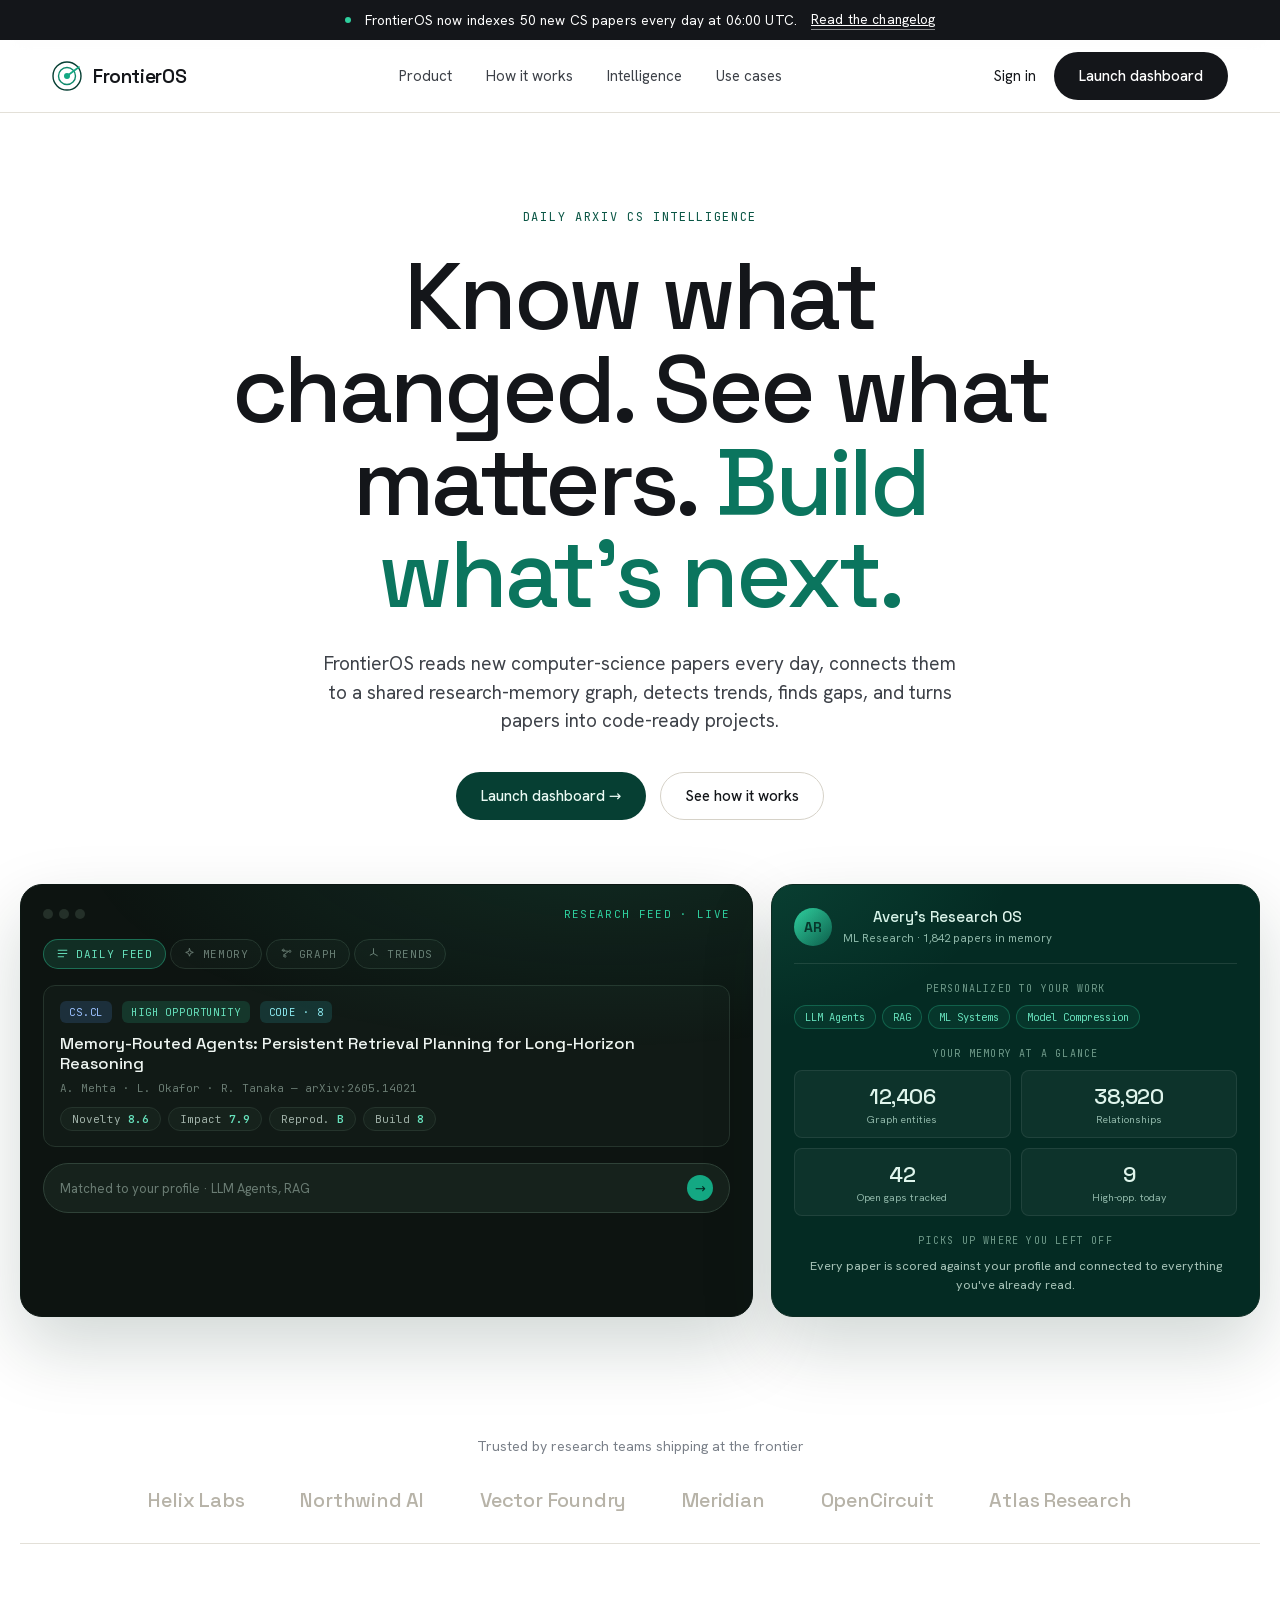
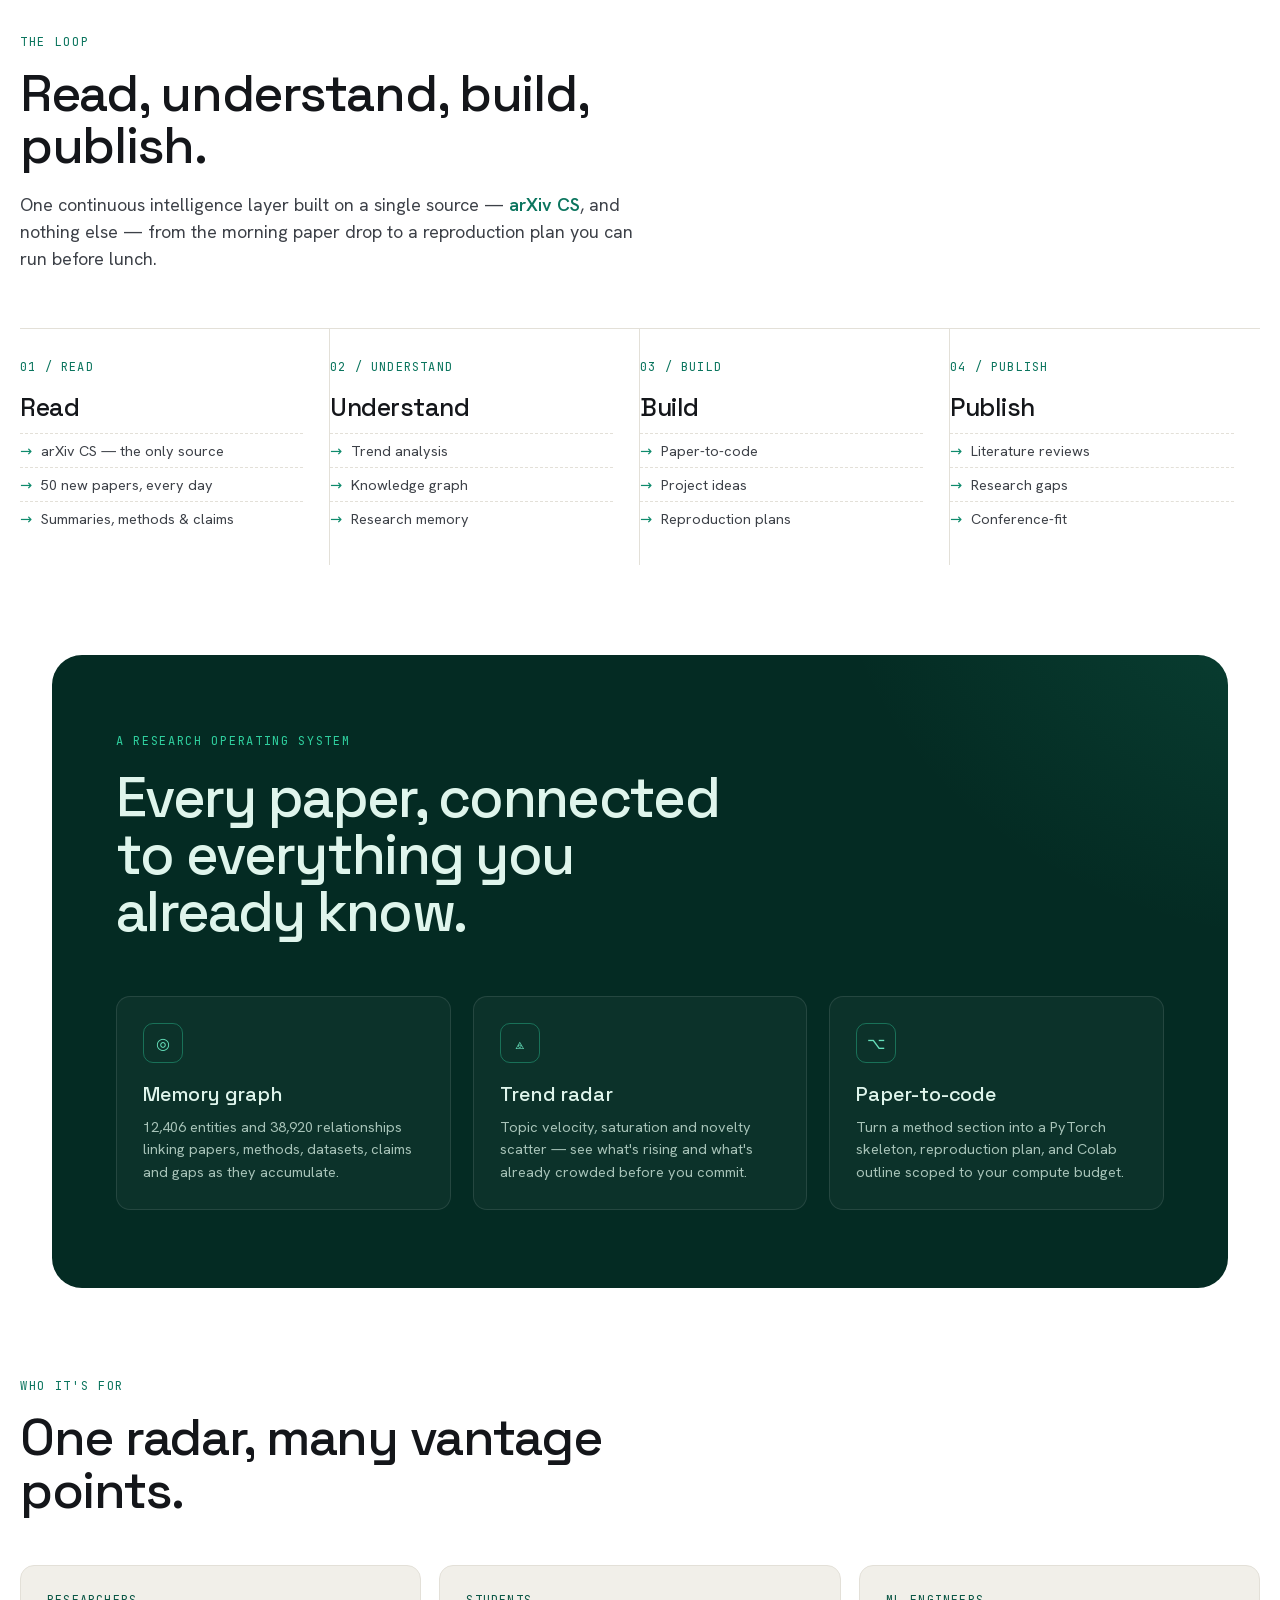
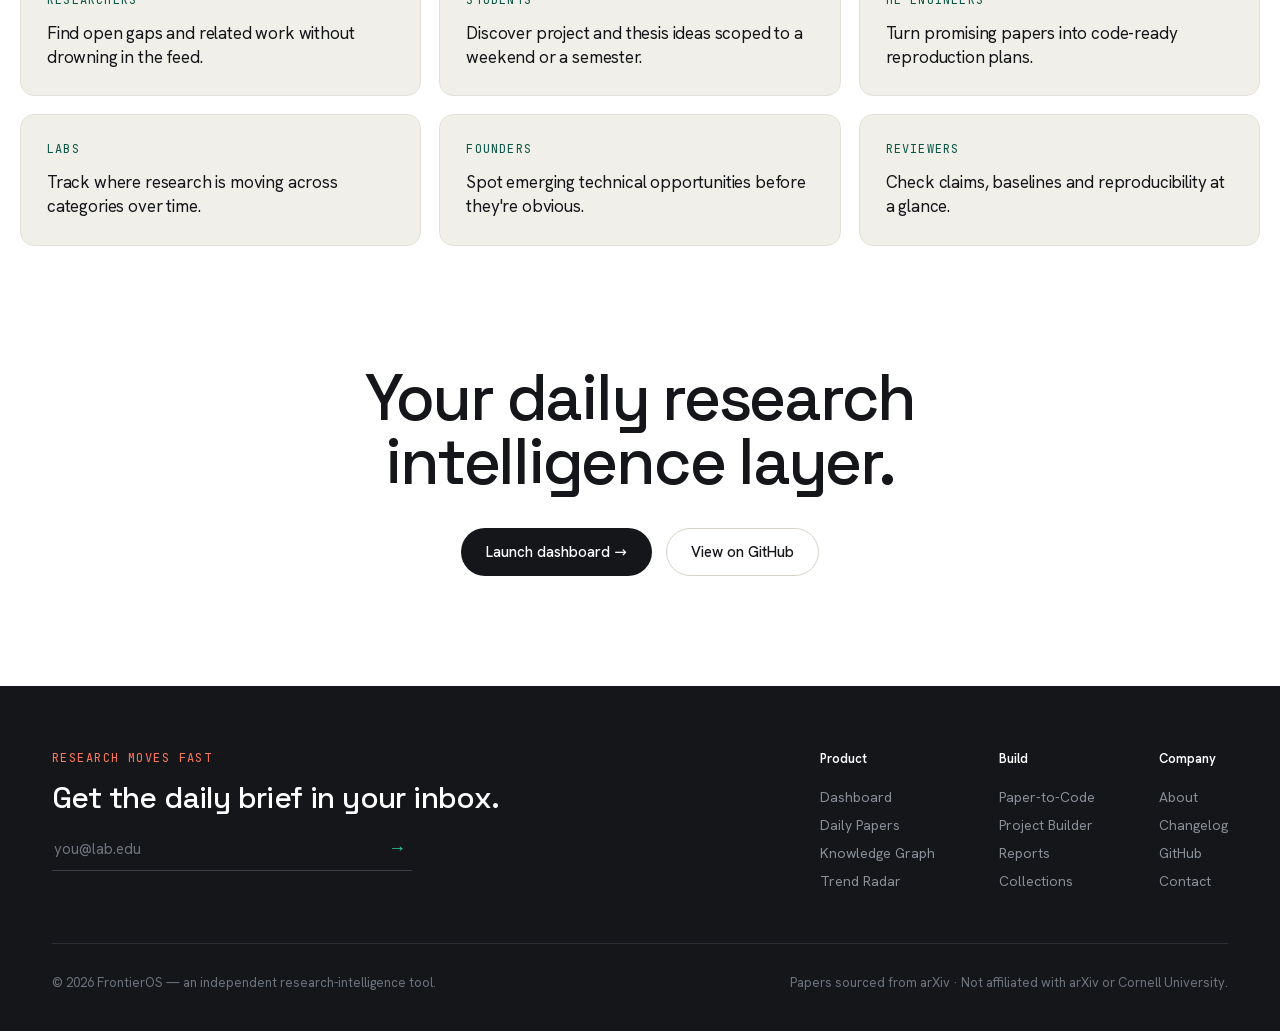
<file: design/FrontierOS-Landing.html>
<!DOCTYPE html>
<html>
<head>
  <meta charset="utf-8">
  <title>FrontierOS — Know what changed. See what matters. Build what's next.</title>
  <style>
    * { margin: 0; padding: 0; box-sizing: border-box; }
    body { background: #f3f1ea; display: flex; align-items: center; justify-content: center; min-height: 100vh; font-family: -apple-system, BlinkMacSystemFont, sans-serif; }
    #__bundler_loading { position: fixed; bottom: 20px; right: 20px; font: 13px/1.4 -apple-system, BlinkMacSystemFont, sans-serif; color: #666; background: #fff; padding: 8px 14px; border-radius: 8px; box-shadow: 0 1px 4px rgba(0,0,0,0.12); z-index: 10000; }
    #__bundler_thumbnail { position: fixed; inset: 0; width: 100%; height: 100%; display: flex; align-items: center; justify-content: center; background: #f3f1ea; z-index: 9999; }
    #__bundler_thumbnail svg { width: 100%; height: 100%; object-fit: contain; }
    #__bundler_placeholder { color: #999; font-size: 14px; }
  </style>
  <noscript>
    <style>#__bundler_loading { display: none; }</style>
    <div style="position:fixed;bottom:12px;left:12px;font:13px/1.4 -apple-system,BlinkMacSystemFont,sans-serif;color:#999;background:rgba(255,255,255,0.9);padding:6px 12px;border-radius:6px;box-shadow:0 1px 4px rgba(0,0,0,0.08);z-index:10000;">
      This page requires JavaScript to display.
    </div>
  </noscript>
</head>
<body>
  <div id="__bundler_thumbnail">
    <svg viewBox="0 0 1200 800" xmlns="http://www.w3.org/2000/svg">
      <rect width="1200" height="800" fill="#f3f1ea"></rect>
      <circle cx="600" cy="320" r="118" fill="none" stroke="#063f33" stroke-width="7" opacity="0.5"></circle>
      <circle cx="600" cy="320" r="70" fill="none" stroke="#0e8a6c" stroke-width="7" opacity="0.85"></circle>
      <circle cx="600" cy="320" r="25" fill="#14a883"></circle>
      <line x1="600" y1="320" x2="702" y2="244" stroke="#14a883" stroke-width="9" stroke-linecap="round"></line>
      <text x="600" y="530" text-anchor="middle" font-family="Space Grotesk, sans-serif" font-size="70" font-weight="600" fill="#14161a">FrontierOS</text>
      <text x="600" y="592" text-anchor="middle" font-family="monospace" font-size="24" letter-spacing="3" fill="#797f88">KNOW WHAT CHANGED</text>
    </svg>
  </div>
  <div id="__bundler_loading">Unpacking...</div>

  <script>
    
document.addEventListener('DOMContentLoaded', async function() {
  const loading = document.getElementById('__bundler_loading');
  function setStatus(msg) { if (loading) loading.textContent = msg; }

  // Error sink persists across replaceWith since it's on window, not the DOM.
  window.addEventListener('error', function(e) {
    var p = document.body || document.documentElement;
    var d = document.getElementById('__bundler_err') || p.appendChild(document.createElement('div'));
    d.id = '__bundler_err';
    d.style.cssText = 'position:fixed;bottom:12px;left:12px;right:12px;font:12px/1.4 ui-monospace,monospace;background:#2a1215;color:#ff8a80;padding:10px 14px;border-radius:8px;border:1px solid #5c2b2e;z-index:99999;white-space:pre-wrap;max-height:40vh;overflow:auto';
    d.textContent = (d.textContent ? d.textContent + String.fromCharCode(10) : '') +
      '[bundle] ' + (e.message || e.type) +
      (e.filename ? ' (' + e.filename.slice(0, 60) + ':' + e.lineno + ')' : '');
  }, true);

  try {
    const manifestEl = document.querySelector('script[type="__bundler/manifest"]');
    const templateEl = document.querySelector('script[type="__bundler/template"]');
    if (!manifestEl || !templateEl) {
      setStatus('Error: missing bundle data');
      console.error('[bundler] Missing script tags — manifestEl:', !!manifestEl, 'templateEl:', !!templateEl);
      return;
    }

    const manifest = JSON.parse(manifestEl.textContent);
    let template = JSON.parse(templateEl.textContent);

    const uuids = Object.keys(manifest);
    setStatus('Unpacking ' + uuids.length + ' assets...');

    const blobUrls = {};
    await Promise.all(uuids.map(async (uuid) => {
      const entry = manifest[uuid];
      try {
        const binaryStr = atob(entry.data);
        const bytes = new Uint8Array(binaryStr.length);
        for (let i = 0; i < binaryStr.length; i++) bytes[i] = binaryStr.charCodeAt(i);

        let finalBytes = bytes;
        if (entry.compressed) {
          if (typeof DecompressionStream !== 'undefined') {
            const ds = new DecompressionStream('gzip');
            const writer = ds.writable.getWriter();
            const reader = ds.readable.getReader();
            writer.write(bytes);
            writer.close();
            const chunks = [];
            let totalLen = 0;
            while (true) {
              const { done, value } = await reader.read();
              if (done) break;
              chunks.push(value);
              totalLen += value.length;
            }
            finalBytes = new Uint8Array(totalLen);
            let offset = 0;
            for (const chunk of chunks) { finalBytes.set(chunk, offset); offset += chunk.length; }
          } else {
            console.warn('DecompressionStream not available, asset ' + uuid + ' may not render');
          }
        }

        blobUrls[uuid] = URL.createObjectURL(new Blob([finalBytes], { type: entry.mime }));
      } catch (err) {
        console.error('Failed to decode asset ' + uuid + ':', err);
        blobUrls[uuid] = URL.createObjectURL(new Blob([], { type: entry.mime }));
      }
    }));

    const extResEl = document.querySelector('script[type="__bundler/ext_resources"]');
    const extResources = extResEl ? JSON.parse(extResEl.textContent) : [];
    const resourceMap = {};
    for (const entry of extResources) {
      if (blobUrls[entry.uuid]) resourceMap[entry.id] = blobUrls[entry.uuid];
    }

    setStatus('Rendering...');
    for (const uuid of uuids) template = template.split(uuid).join(blobUrls[uuid]);

    // Strip integrity + crossorigin — blob URLs from a file:// document inherit
    // a null origin, so crossorigin forces a CORS fetch that SRI then rejects.
    // The manifest bytes are ours; SRI protects against CDN compromise, not this.
    template = template.replace(/\s+integrity="[^"]*"/gi, '').replace(/\s+crossorigin="[^"]*"/gi, '');

    const resourceScript = '<script>window.__resources = ' +
      JSON.stringify(resourceMap).split('</' + 'script>').join('<\\/' + 'script>') +
      ';</' + 'script>';
    // Inject after <head> so the DOCTYPE stays first; prepending the script
    // would push the parser into quirks mode. DOMParser always emits a <head>
    // (synthesizing one if the source HTML omitted it) but may carry
    // attributes through, so match the full opening tag. slice() rather than
    // replace() keeps us clear of $-pattern substitution in resourceScript.
    const headOpen = template.match(/<head[^>]*>/i);
    if (headOpen) {
      const i = headOpen.index + headOpen[0].length;
      template = template.slice(0, i) + resourceScript + template.slice(i);
    }

    // Parse the template and swap the root element. Scripts inserted via
    // DOMParser/replaceWith are inert per spec — re-create each with
    // createElement so they execute, awaiting onload for src scripts to
    // preserve ordering (React before ReactDOM before Babel before text/babel).
    const doc = new DOMParser().parseFromString(template, 'text/html');
    document.documentElement.replaceWith(doc.documentElement);
    const dead = Array.from(document.scripts);
    for (const old of dead) {
      const s = document.createElement('script');
      for (const a of old.attributes) s.setAttribute(a.name, a.value);
      s.textContent = old.textContent;
      // text/babel scripts with a src: fetch and inline. transformScriptTags
      // does XHR against the src, but blob:null/ from a file:// origin is
      // silently dropped. Inlining makes it a plain inline babel script,
      // which transformScriptTags handles unconditionally.
      if ((s.type === 'text/babel' || s.type === 'text/jsx') && s.src) {
        const r = await fetch(s.src);
        s.textContent = await r.text();
        s.removeAttribute('src');
      }
      const p = s.src ? new Promise(function(r) { s.onload = s.onerror = r; }) : null;
      old.replaceWith(s);
      if (p) await p;
    }
    // Babel standalone auto-transforms type=text/babel on DOMContentLoaded,
    // which fired before we swapped the document. Trigger manually if present.
    if (window.Babel && typeof window.Babel.transformScriptTags === 'function') {
      window.Babel.transformScriptTags();
    }
  } catch (err) {
    setStatus('Error unpacking: ' + err.message);
    console.error('Bundle unpack error:', err);
  }
});

  </script>

  <script type="__bundler/manifest">
{"5d383f92-29e0-4923-a68d-d0dc1af5d959":{"mime":"font/woff2","compressed":false,"data":"d09GMgABAAAAAAZsABIAAAAADDgAAAYHAAEAAAAAAAAAAAAAAAAAAAAAAAAAAAAAGhYbZhwoP0hWQVJpBmA/U1RBVIE4AFwvbBEICoJ8gkMLFAAwhCoBNgIkAyIEIAWGUAdiG68KUdTLyWk1sp+HsTHrsalxlzvidBjtlIpFLBhNN8RP3uqxnuL57/frc+1zbzcPv+FABwhQkbNhRcqE1VRc6hu01ubVCGkjKrZ2KkiH0ImU4M2P2syBhZifOKly6vqvh4qKAVmK2u39jweaQYj9zzHjv7Yqyr9o2vOBDXhCo2jMvMgELPAAiiqaD/Qq8QAP7Jb0Sgo4vUovDyseoWAJKBFNBHMHOl5duLi+j+qTNHJQ1WENQ8gTMnCQRxBdmYqpshEcaJco0URpSojPCtyDHUxuSmIVgjuAQzEA2GhqpLtQHkYdx2n96vbHUFsx8ls0xUuAIGwW9QMcBTjXNPTaj5iKpj6fMsAV8VJyN5pjwdGboNyjS9/cFr4w9wW9tV4D7Xeii0G+BuQf8hNYaSKmCoM5DlSvqFqUAI99aiWKYrBypFNdat81y50HBCQehJxffma2HAltYKXnC1Df1CdH2YP8cd06edLOn7YVc9Y+NG+isuDPUWgYNMGguxSsN1XGVs7z7FjJ1U6MAf0J/BJ/YYlncOJJgQRnt2CjEoOZ6anoAQH5AuxGS5HAPrTCzyCNHAnSyRcgI7IHMqZuBTKhvgGZ0lYgM9qHQGQNwwEzsBlz3AbeBLswgFKfwxV1kd4nfRvllVuzaOvq/kpquXiipLcUa85LS5XFdPzt2wS3xKl07UawHDunnHCnd/HNmy2EFhr8UMmBIw2mm88rxt/0Ktlxp/GtW2DZyNaOoRVdpQil5VLZdSXa7mbA/Xn3B7hVzq8EvXxvineP6y5EXIwIWOGYIzjngKsiSQsKr4pyPLetDRWtO/VLFdnYgtjb+Wa77CHFTTahEIpHhkHYBbfAKsblkQfjlcCOT/bgmyKSoyt9AvODmU0M+Hl2TawcOxHOvsjOSIyNZu3cPez7R8VnxWOQPBiCiYl/[base64]/FDTBwgTRN/P0h0FJEW39/uHMOjvXst15N69680ZH37pHvP/6T2XgEg9jPXY7+d7LSCuHz+xGBefDbRxS/fOzj5796Hy3x/sYtG430xw+djg89e3QZl7//RVQ6m99//CtQGiMEPcJHbCcIWKJC/D9BlChsPMOwk7Pi02/hi6Njt2VYVrQ10n8+3D6H4ku3flsli5P8b9poO+IiXBiQXn321QggOSBHoM/fw51HgJVj7QEMMCG1Uu8c59Wr30o3Pz+alo4gESI46tsTMP3KhdAI9a/Pyzg5KX89vXxZEP63MUQRi7Vms1l3Z0EcAQgAQKhIS79N19aifskQegsA8GS8myw+//xfDOdbMa1Dz9QGMFYgPEeDowtaaOLGDBBO/2n+1ztD0PBFUfy6Oha24DjHCWbeJfeAzOiLdcHgPynpM/zUU46xV4OxrM/T2JxbJ3ZHRuLILr/j2OG+k693sk/1wtKbGFMvYhnci83czditz9M4snQ5jm10Ok5MHY9Tm61wZm4bzi3NXQtpJ67nslGOFZGkbtFxs0CvYlpwJxKgZrksAjrukWw6hQ0QT4/Z1ulUmmisg93SPo3OcUSC3bdL6p7QqGOWewEX0HmiXKzTC1xW/[base64]/dcrGjd3fPdMfP7O2e7S/U8ziSv7LiKjOZ7r7uwa9bAQAA"},"cca25846-f6e1-4b5c-b8de-2c44c4d2e348":{"mime":"font/woff2","compressed":false,"data":"d09GMgABAAAAACSUABIAAAAAWQQAACQpAAEAAAAAAAAAAAAAAAAAAAAAAAAAAAAAGoNZG51GHIIOP0hWQVKCaQZgP1NUQVSBOACCfC9sEQgKrHSmCwuCMgAwvCABNgIkA4QkBCAFhlAHi3gbLlMV7FZ4cB4ouM8pp0cRbBwAkf2g4v8vCdwQEdo9qG6/J1T11O6uAiii9VbTdClFN0tR32jYsXCEIxSWIY4tijXC8caCVnh5GzgRASxEQIuAuMCwOudu8rNR/d+LMZ777udijlGmvPQ/IY48PkKSWf95fk7Pfe/n/x8jQrBgAYKHoBJcUhqkjlaVtpitTbfanFl94oSpC5DBWk6SvQf1umXhUNe+8WUhWVhTTeH5/2503/yJAw0jSAosgbU9PgCyoiv6h6eb/67awq1BChrgC5yJb/OhzapcxaYREh+BJMteldf/86/3vv0w2ghd6i4501axFpoHas3zX7u/Z7D8Qwk2kLzi721avf9//wZUg9QyyJJJtoc9C4zR1kZbl4Ru90QXHwchpXf5EnhulsjAsiypW2pgguWpFEEPEjAXDGiwu83/Ot9S+3VObmcNPkCz//86y/Zd6+usFJQd8rKm+wEsKsXfwZKoykkFVMm2HI8GtcQKe4OaRU1YHi9jECqkv+wJegLEpwcsmk05ZTZdkbZMvWWKso3//1NLquert5o/5cSKtjalFcA05fAZgAMDiMb6Y+33s6xtnrKKttRqpXoGpXbYyuG1o3S4MAWQysIDQ1gAwbEtRO9O8iFdCwYnRtxT5ptvLp7NdaTDuKrRKqqiuiZ4QziPL/47BoHDCACASQAXwOCNoAPBwIDgzYwQJATBwoZgl4GQJRchXxVCjRqEOk6EVi6Edj0IfTYjbLUDYQhD4BjBKDgmMAWOGcyA4wROgIPAAIQANCBIGMIIRjGBSUzhBAiEGRBAwXAA3wM+BpisBjAA9OIVaZdHs7/O7FR2ziW8eyLj/d7++GBysKXOqC21o81pbb047p9mvQNnyhPOt30zUIcbQT2kHvY4z/[base64]/fhGGMLq9r1ABweNrj1ggoM9QvgeGXct/XiT8JxlHlQAWDwX4DjYuZZNgNwPMA8WzOABChFQP4dyJ8D+XUgPw7kB4F86qZTcAvELSwwt0cQwLGmm+XN64uhL6BzBGHmOuiYDJJvWj8Kk4PQYLPJ2DPSVdKhgAP1G5P4csnplhJ2+NfKjSb+qYkf6+Kz7pkSd634lHiFOCsOiFvFPtFlbqUhy7ULIeS1AsX/UhOpA6lbUhfY+oDUBsWc4rhi3NydRI/baahFp5oHG2oRHjQqZOFPzEC2NMy9XKDndcyPxiPY/RbhnHCZ4BYGsdPsETqF2owpxW4KEQRjrdxo/P8+/EviTZdifb7E/Su+KVflUEazN5vTk9xWodzNE2wIaq3hjP3sL/0+Wz/vR73gW3zK3CuIWXfYsBXDah9c2Ir6lgVOs9Vm2YI+GwCyXr2p33Hjz/[base64]/Cr8j1woaLukKxM3WR69KuLJ/EfifNUMRqk6SP751DKW8bRQFApalb/nEKrH5IoYaMuJaeFMXHBTs6qkItzAklDE/+nXrEb6TvlIVlOtZrpSkCaFF/h5j2inI1ePJIwr2isp7mVjt8Hh0UqN7FB5qzz4qc63KlRlXrNBOikcr/67GhHZWBavH/WkMWD6oMvtwxQknKaIxnSERmFY2dm21uaInUSqVFrTSqUQm7XAn8buTBpczj2g5rEzb0XzlHfZQD+Wd+VTRZhRPXJL3S9qJbHdvXqcr0HDkjjbDmpc9mCEt3woQGbcFSuSgnFaXlm7DQO1re2egdtydwrsSi9KAynZnAGaT/g3ZDURKg5yura9gDW+JK7oZ+ZSuQpvbkvfpejhrOe4Unq4vl+8phCS9SoYwmYsLQnvJoXC8tHKMaprIqUFL1pbx9vQIBN+sMJ/mPIYQ6Gcsy/[base64]/twcAi7tZSX6N9n4WJ+D1fSWVPZViutU8z7jCGFGmjCVJ/YkTq5qbJMSgSfyFZCTNAXHxQ9DlYH+r1ttdHcV+Bez7Iu/GvizmKPYxAJyu9bvsHp7nf9yqX2+8iLft8dOAPQrY/[base64]/DIaWyLhjUIow8iZ+VSEKSdCpkyCCpVwI0UIAz/XVCuFKABk7lC87KGLilwExIuyLOaHHRV1a2QOFh71rUGTBPUv5cti/zwwlEnA2wNQ8bNsPr8kcAYAA4RPRw3eKFPSIAsjnyAnKkyOGeqcdgIoKi4IAUKdH7BBAm9pMTida7MWE1PRF472oqcBCMCM37LxEDg3SvFKuwMSeQg30ASHPPp7s33tte8Sx7ZO/bxuEDjUNMMGxWDOtAoymx71iOHGhCfxFOFOn/cwN6BKAOB1AKKACY6AEMAD1zq8pdFVtyS+3qnciOxQQXuKqYjE64WPStM+IGAgAQAAIML6F8usDC5EYBsGm7AGqSV6blxCSGuNgCDXoYfkOVV0kDHmQ5VufL/wbwL5V4DugSANB39gBYcBAIMhgAExUAK7brpW87Aej/rlpPKhBMLGyyVHJaab3dRkEAQIQuIGYxPOlyshG/kJFAbsDuZWxQ0K+YJTJXu8ScJXNLpuSjikS5GoAul7iYGHTZJC5Q32cZzkIAg0WROTwUTgbFql/X6JYQF7iSR5z+7KzuIsQKjPSKUZ/mdHPA3ZWpTD9saz9Y3BfA6f+NFDci3wcf/FAe9eb/pTEswlmhMfzIhTZu8hnUCOGSYbNoqyRZawhT8EIlHaooUUKNMhqU06KCCqUEFBBRSEIRGcUUcPDXLEALMydvdXw08NXITxOTesGWCtIq0gpRVrJoF65ThGWslgvTIcZqcbrE62bTI9Yadn0S9Uu2TqoN0myUbpMU62XbJstWObbLtQMB0GMgmCghN80E6AJyP/wYi0AEZIjxeBKIg2w6CTVuQAr8SqLOXA1So6yBZIBbACkV//YSaPE/HQDgJABQEkAN8C4gXAXEEMBrAQAGtthlOfuLtkTlYaFRZlEw438a27n3ACCALdIhxiJpB84fhmMESWZqNUvQ23ZtTj0GN/l67MuoscZQmyxTo7NNhvFYNem6lMvZA3uUu/LH31T1VaMZ5lq2Wss16nXqftXyTpEIXqJWqGdeA4NXCEL1zBvXoZrXrxEIaoUWMuBSRoOFVdOdB9W8M/Ps3sArQtS2Fh4YbDKj0yG0muWsUu6kvVeJ6HZ1WwfsYtpWGnp5PtSJ+0A/wwDjawYfMVt9HYbxGfsOa/8wqs/Kb+g8d+XKOn/nizrGaLWgosgrjHNsx1vmGDpsknFR4RkS58yzV8KGTtDQTfc/vWMXD5A2Uc3VrBAS5PfoJL1A0NgqUt/yqkB0NFffUpW+AlNvoVb13Kt8SItLe2Gzdtvz2rMbghufC4PUiPqLbdnC3Bd+3dWrQhHspA9ICC9Zhe7dq2no3F0qFY3K/NY8ypK1njp3SjV9xt9mav/R/p1nb1DPnA70vuLeFUsFhFan6H/yaVbfwQSap3fT0NP90rKzMt9fStPppIZMiEVl+yr0HB0O92pa68K5c+YFEGreMDxnz9bdnLW3Sbu05unta5bseTQMmnkEgtR4jXFGAKkRxnSUSw45Z+m4FN8V2bQyt1YZW7v8ayRvyvy73FCCW2qb1s9vjavs2SwcfGHMWyO3SvQ6LuuAAn6+XDm/8hmHMw7MOc2Qf7VDgOx8aPXu+bOnPLfc1NsYLSm3KtweFeVWWGy7pG9Q/TNI3n0OwnmbhwBkp8uDPHilu61xZv2GYKchK2N7CnPDes7MkRDPP9nTfp9TIFshf98UD7t9rQLa/HcAPvDA8Njwfa7bHfqCKlKeU4AtTOC4TTQ/[base64]/9s1duKPYsETnp5P9dWJUBOm6gXt0IvB9y38LLNiy9W7O26oDnLZisI9PqmirLdk6d68AWqktkp2RiS13lpIS6d4sI5kZof3a8RZrXRcXwyvI4puT1d1CIi0adRDHb3yPn6JS3mGP4lMRj/Zfieg66D7YqXU3eNdhy8mwReY6aOHNzFSXkBK5oq+0A7IdhO3anhqvZx2sjawvF628Dyws7nGNI2K/x7/mfZzFceo7KjhBCq729rVNcqDQtGi2/rWeGc2lQ6XOmtU3K6zZOVRe8o+ILe72/[base64]/0FSFqb0pUSZ0tlh9jX3lnOLm8UIxvpzwc77rD4EyFIyOlEcWN5ReOKUOPjPRWc5lJlTX+j/TJ/7ZpyndHk+tGbMdnUSWt63L2t5vCv1viQinKUdVyQtR6/t6drvrmahaW6mZN7rTt9o0xzWwrV3Mz29YQlngcaBkqKBlaXNxwo6q/x7TTHDxZHvnb9jduHg1JaU89zQZe3OvMPP/nq7sse9vDxM9aTi9wV7KMjVTu+wfT3h76zUOf9ak1xZLkl+F7oz2rUGT4j05yYnmBREAAJo/jes9QBERfvtO8cfe5oM3iX1X4JgseDx+55eJdSZDt4DLtmHdql/Uhw3HVJHlPZFF5Vgd6dfcURxuzwBlFb8svYYBs1T6M1slsDL7MRT8PonlgNgc2ZAERcGOzA0lkKPULCYdwISnvrImPjolwUeh/qfaSXW6vEuHyKVHjWn2Z+ANHRKCuyFnJFtSIeawTXCmKrIugEIUmoHD7jBOu9BsqfZgoA0br5rD+KuVjt1vEYI9ghiK1i6BEo7WhPIJJM/[base64]/sO/qPqjZ+PZXUvAAADsHUZS7jX+vCejdTgj/i15HU2H+HXG+9Ds3rscccRzK6SGox5yzQoTOmRqOG8H8VYlIxjfB3VrcJNVnEHvuro24qCxlP6rlV5PZH0CKkRfN/S9GOQcZg3GUFlbDJo8PjEOipHExX20Pq1K+PmcYuwOmOxGHTgcayjCqMZW/UhO4CQI+DxkDuT++ntkQ4qmZORGtyItPzb6Nn8GOvZWg9ldeu3Ti80XaaefKPC3/A3/A1/w9/QNzoZvw+H3gTXMQ+ZgPdxUF8AZGgr6LZeMX1MRiGxIoqK6SNobHONkxPyTBY0eCG7j+LiZnxHMRXnST4A8kxujhpOqy403ie2uX2/Dj/pO0qbeagLG4P3QQAIDKByTgIAVQP4SleiyQobDZjGSZzCnXjESz7wnX8oVplq0gpt1ICmdVKndIce1sv6UN/rX+e6yi73eLuH7faVPu8FP+U3/YV/T2wyU5aWrM6WDOZwrsqFPJ0383l+HSZsmv0zM5fNmblrHp2X56P5Yf5b1IqAJXoZXA4t7PhFGol6MUS0iTlipdgqdonbxRHxiHi1+JX0dywrmaRwKUkqkGqldmm9dEByS9dKd0g/YP/iJDlAjpfz5QZ5lbxNHpKvkM/LHvkJ3NXFDw3vqFyrvFT5KcFR1a7ao7pN9Rcsq83qBHWheqn6gNqjfgL+LGNpwjVJmgpNj2ZM8ywRq7Vrl2lntZ/Ikr3WFfYZgwdhg4EMMiCQASiDMMZ4gzP2gGEwnNdhg2fHWwOmALMHAjSp+UGBbOY3X7PD3/jrwhi+cEYVf4BtNLrkajzhzhdQofddfuyPAQ+04/4JX2va10gDHLgVbLAz+MIZG2TTw+mOMdjPe8MF8DG+L4/3zhgf5I29WRmXT/nIfp3xqif1V2W13DDZAvtNuMJiYYMdWtroYi1QNwxcJs6XeGt+Zv1+71ojB0B0JlXvk8NxIa49yLs+/f4IUR4X68H+30/yqjlYB99xgVzVQ+AuqCT44XM9MgBL7DNihDBiRYQBGT4qgQGNNI1jc6GTsga/lW/N0w1+/+/T3xyxn63z68Fkg3xwqT3wqpgEA/RqEpjUvVuHAeoeTwpoWz7ZGIwKY9YRHjNFOJo+qwwBwp+QGsbWFuw4E4q+e+8etJwJhQSGHZcq5RgbClV2Ymmge6m7OmDoCJHFV4cwpgghjIhOZUPOx4OsqN2GvF+qVWais0yZpzli2I/9588v6sPvQK8BwhgjFDYchGLM1FA+8IeIKoZCva/WH9xW1dK0QizL0jJL74cPB5vQvLHqagSoRrabFUPVNxaSsuWTjcESIc+sFLFCY2iGw1K2OMPFQjZb5LZczCIc1RLHaivVvtKJoQBDiKDFo7SCmlp4XNIugV/Ped3pK46Lc272Ep1yESQOZrlNOTpt/5Z23MEmoqzrg4Nz0H1uQcbxTp12ORWww1Juk+fty/[base64]/vBhGow083dBwe1mRCT5jROeIm7/wMmQFoGA8JltNmkYyzyJMHaTSweT4tZ7qXboM/y2fHlOM/vwUQnUH7D8ygSrOpHm4QOTBQFBUVJMPUVNA2rzhhJc6u3/sFLvr4lzpqyMQE4q0UEMtmREffNX6ycJNJBG3LpzyDhTOWPKmhIpUbJltgkVBkhjBhlQXjVbx63qrZsPQubDYXL1151IOxKxQfv9Tk6pfvJ3e5ziXb9QpCDyxHSwhGkKYFqolOORuZ7FZdJJ/+ImPQVu6CdEUF/6dfKOaHnzUfMpPHf79++nDPPf/[base64]/JXloR8X9Aym6lNz/M2M6nV3vooVilSyxbYJoAAuVz7ZGCwUiswQJqwUYhapYuSR1PZM85tv4Egf+EonWmo3loWjI+E46CTGcHQgNeg09IOlicfDj3UA84RVdOcUlkAWcikixtpd3JpOwu3GSoUcOIcRgjeF8iYq3dQR+fwPFYHavYOXX1HB++kP8rEeUF2MGITw2V+pFfuDJKlEcYB//cL+0uL6+qIU06JCmBBHc2dX9X/8/[base64]/k5yrTMpMVaVtPyLXFamsVR7ZIFszOLDZManyEIyzP6F/HSzjZ4zgZOHfxzXLltJffJ2ze3YDtU2Q7edqiQ7iZix6Dg5ep1M6KNqucVMe/qhmA/V3EYQpl5Fgvv4p3Tr1jTc17trG0Z01PXr6fp6vXVeXt+3vcFY+EyuAVDAO/[base64]/[base64]/J7LApG4poFhVZZ7JLFAlzhitzsK9mJ2aFir39cQNnaAL6Jqwu33aH7msUArCdSF3IHeFQQE3o3Z/Z3vdFUMUhl/mxAHROG5Xhb2L20l5THO//7yKcR3XWcOfEa0V6Q1RQ8xZlHV9ewziYZQQuUUUPhCGPDvqfh70SOlOoUHuZZmcdQVLQ6O5vy9MjURFNhfjYTzc0Cr5bczxPEtQFXpGQ2Ypwaxcn5uvcsYNXv9o06w3bEvWDBoaE39UjNNYMEdvehDBVtROkjjJS0ZSz600ScsqC/qKUGFLtzWY4E7edx3LlOn5bp83REW7UGT5pO8JIomdmCEIY0yq/+qfbrA61Am6a7D0kp3B2f1AZmYvF638PmSSOwGQVP/[base64]/5NQxjWlN1Gu7orS6kncF5ldWDR0SBDnjqga+ToFmPBz3Zra8PKN5kpIX5EJTxNEEroZQECO5hU43b+IBYfdH2ZlyV4EzoQooc3r/WoFgQi6RME3DnT+isuiNiq9HIsuKc0tEI4Io2p6qp2pZ1jSZRQFRRzePtBq7CSbeaJxgcd9mTLljnwe5wrLQoE49/[base64]/r4UZ1xCVd5dEE99351w6j0sgNkm78/ad4ZExqLZmajQ9dapcyPIMp/jC3bjb11RZtSb5NvYiQhyJ3Qv6YMwbswtuWoLAoGTmn8i/LHUQwW6A5/ujUXAxsqrSvWC9LKOBysl08zAtk4w21R4sOzTlXQAEAC/t9bp7t39ZoeUFPCEnAADbfwzlk5f/j99iqyorWiO7IQOIYAAAAr4u5ClKJtp/wToU6Z46e/MfKWM/hqP4ORqOlcCqaNjU76im4hP94tv+lpTt3FSKP3cYy29Hg0M+iGSlZtIFp/tYBeGgzBN911xE8sGPoPgAlfDrFgF4yrEksgHJ+ysnACcxCCXWUFBXRb1APpfJ7+AgQQng4ZwkJvmEoAz4DF600ecojN0XYAvzFTD70hcR5/7lXsgweS0CNBjwCTK2+wwmK30OFVrbBPNVpPgCV/si9HJ8CTJSfBlGFl8JFXxJxSqjzh8FPKhZKqZLUKp05YjPBJO+K4TpWlNUE7C0S614osIW86PhSrJMbYbVhMvbj1VaM0aNx/sSezaiS6FOzZS2aGjpVFPBl6nMzCwsTGQmqzPu6EgEjkX6nwjZ0RC9SXeMvd4pNMVlc9XlhGZ2SwqtN08lABYqOkYqnk4FQh+gVWoczz0ohJDeKV6K1O23N4gOZHpFnXYBTPSQMejX8YnYQAHCJikQUyVzV9db0no8OmBe+yyJz5uoGW+JaxCZN4kUlIkCuabee/[base64]/NWrVqdegUVNzv7+P/8eu/q5UuSY9EhjZ2G4as3LgxMx4joHS/v3e/vZm16YGMLKxXY8kZlt7lI9NUPVfH4cSmgXBiQ276lpZj61j4X1/vzg2N6qU1a7NipFdFsZLNHSwU6NxmRPFwytoA35mc9D2h42qS5OQPCLBqmuFG0cmtuyr4MKRMwtTVcVuTY1gYmv7HsksdulReUSG/tFg4syWPUcug9s4ZWHLhRsT+8FxvIMzEwuXIQ3qIR72cIy03gaRcdRVr/N82YTFENqJCGIwsyUTpCAGc7ftkpSsidOBFf9Y0p6p3v9+06QTjcTVYVpKIX+EW/bV+/77lS3xCJKFVb8/X9myKrd+0WflDyy1b3ze6vI+qU+LbC8kLOPNrfbbZ+gzOCFdbWR0Bg=="},"941596cf-0de6-4e42-a80e-cfe914933944":{"mime":"font/woff2","compressed":false,"data":"d09GMgABAAAAAEx0ABIAAAAAqAQAAEwIAAEAAAAAAAAAAAAAAAAAAAAAAAAAAAAAGodhG8pMHIN6P0hWQVKFdAZgP1NUQVSBOACFRC9sEQgK0XTDcQuEFgAw8G4BNgIkA4goBCAFhlAHkXYbsZ1H0G3blTAjtw0AevZq1JiF2QgbNg4Awu2ho5FRNxinqZL////[base64]/uJOVymX9P7YIBqueKNa76dBr7bgU/82/CDpkj8aWR4uJzu3xfSOIO6WeLHb6eZqI98vsghwp4dIWU/i4euq4v0s9kA14NbC5Ik8Su60iJ/zZ++9OMSRBgviKT/ND9SBempBtOYOVFxTU09aUghikOKQPEl28ivfORHdhHdTUgpKSAl9D8HcOkEdYCyBCWOMXhRrxoo122DBNmpSGzEYIWEAIvCiPhbYYDb2P8MojCrEQkCs5qn+9nbvB2HoITYesN0Pufn1KqLfdcbX/HLc03X4rPnR9DTuVaSJN0DixByIQNNCIHS7F6K5+r93mn9n7oAALcsYWqQSpY8IP74tK932/CNDygsUICexLQuHdFqNTAIc4YjQCIkTO5u7Z26fi569SlsfwgKBw/SjW/WPIDdzOyeuX7TSrvtFv9a1v/dWRJlVPEQgQJKXEADHbAOJwvFA+BYFOKS2qP6KSzev84i4BLEEeaSns2UTAxKUJxjtet/T62Oq13OnLQo74sAWwD9Mp8dVNYMVQMDAnGuZUOj5Js5E/TbBqjmTwm7CyhZQ1rERN98LErgxTweQBjq4gdRbhHK/V2fNt5xmxtoj5BZYkGQZqnt91MrtIcPimA7SjJUtBFvJxt+/AQEUBP7/qvquuLh4Kq6k8PUppYrnGy5dP20FpSld+sOUsmWYnh4APYLAO2BVIdRi+hwRpouKG90hOz400yhPstN+6VNOpmSjlNbq9teMrUyZ25Zhyzhl2dPH/C3DtiX2tZ/a/Ld/ZkNUAPI+fKGbF74kdYg3VRUuypvylN0jTx7QZlGq+FNrJgd0QE2xP29TXf87vQCfLvTL35leWS7s13wPi3oFnNKtUzZbjiNLuSTnoOzShRW+sJzitWy1vFlFayvgiE8qXfgKRMNOOMVbNxinQoyhlQMpW7rhDEHiv7/[base64]/+vn1L+e/Hv/[base64]/SKoMEHTzw4YcvCTa+0EIbPYrpSyZZZJPDBTdrbLItPSnZ8hFNdDFlq3KVqqmulkW27TZpiulmmGmWbfC+X6664ZuDhwglrOQpUitWommLllOMR5y7uTMgRZpsMuQilHAiaEZvjDCwcePgSVjEhg8/608RIsUWIx4ZyVJMTfV31wJLbbL/Q2MoCB4gItRjjETkn331WAoguDy73Gx1uv3BfLHc7PZXAEIwnGE5XpBkTTcs23H9MHq+3p9vnKTZf4efz/cHrSOxqHm8I+fap+4fiUXNI6v3nPQfCgh7kvOA5SRCwIAIydhKX9faiHyvbwftQ44H6ioBwXB7/jpgH0EHZIbv3kXLdrSgWCafgN59Y8QyvjtBSkiJSHU7Tx+pZDg3Ih1ZxTOLoqPEeVTV3Au9fgxnRruQdo7B+XAcULG1/vbbKYHzqBy+/bPuw1lSN1JQGfaDSp6E46Vz7W9OBG0Y/pPCR/ASPAn3wR0v5bwfWJ4YENXTg251wuN029ThaRdyJjF8lR/tT4YHIUbD8w4CNlwIN5N0T790rlyFOnwJb0ICf+39m9bWVVtNQtoGjOKLRRtrMD2GJTja+8PU83H2Zgus8hdleg/VQWHSYkCThBMyhAJa8mrqP16wYMSfusM3AKsMnud5rnMlfqHT2mqNJaY70hgAIXnl9YfbNRg8FqJden+obWpXs+orE5UnG6+mk0AMhQqtsURD+bPjJw7TAoN9eFe8zPBX+FPwhHIKgAxIjItgQSzjgAHITB/wFG5vOY0j70N7LxuFZS/tdXsZwTyYDpW9Hdu85Zu1iQLXFmEb4InCP1Y/9MDdXS+v7tW1NkC7aO6hPpi48pYNVbekgseAL6PXWCHPuxEUdG/[base64]/vGwaM3+8C8hOiLz7EWnj+liOX/OoF+sqcUxj4/C9NZKRv27/ANrOS5MRV2nDnMA917Tr/ARXVc/FXnlvMqYuuplK4urskjvZ3zRAD8ZPFt1bs2YJ3XgUm5cuA44vncgAJjxfN41yveYBHUdjLxkLIdDzzmh99ns5gKn9o/kiTEw+2f2euNKZafE7VjC60564DFY968OzPIuVpE4Hid2x/XSg66nVvuzSUw03mEoZyEA85TfJ9ONG9r5Nt8FsfVFzUmGdXVDYNatjSQFgvSbFIJvdZErP4EyiB5/nwYQXOaocnqZFSb7IUtksF/XOLmpnWCzG/hzaA/i31N25ZWjB+GDp2SE9TAypvSO16seC6fkhUGHjjWWnh01DkXvoYryBAY0U8UL8Cc8mP1/YEtD1+efTQ4IzFenm6PPhI3bgVTMkSlWejz2x3Nqep4Nug+zPax3IgPE3Hao0QM9frqf9dT+JfVK+dmMhDUsnf1xejNHNn/MVdrRXNBkLGLDoyhw7J8Ej+M0iub+aWYmLNZ7LDD9qDRChqxQ7aFJRQwUGct1PaJrMARugzKW9lwLhfkxqGDoC7OnofR5eWzKjyAIhOeDYH4eXbseklrHLpLHd+bIxaap1BtmYNMQacszWdY44b989q/B+A9qq1xQk010JIjQ4a0kN7Vt/ekKGQVqej21V93Q0PDBdgHC0SUoLLVlL7LHKKRc8FfWzY6+S9dwOa3s01IGhGjoDfNKJKidK9TGnY6HS9awuDdQqQypDuNFch6wuTbXOAEe1w5id/gEsRi/V+1BPPWzs1hkk8QRWfx8RHfXKESInE7LpiDoxotptglxXwX3ZBs6gWguhVaZlEgaDWjPTSivGMVfqOvd85IdT9ET+ZpyTOpl4is4lPhc6L/[base64]/[base64]/9JGEL0xZdNqCZsqQzrXfHrkhxL/eZpSuNvO/eqz3lxQbOpjGMOaC0ZMF8ga42v1qvpIv4Qs+ICdl4+72n5UYiAbkQtQLHgFD2DyhRFSyTQYibRx1AvQCSC7Ki/nwCDFWJl7CQyIlbiRl/YXHV/7Ww1/ahp6+BfuS6/3/PY7/aLw72fX/2sXv7zQek78rvq518Ljo9jfCeFAgvLxEx/OADraF1Lq44doo7a5wl1SWs8W6Y2/NCzZdqss7GSdA85V7CddzyLOzFNKOmodL1EqTqefDPxeUttWC8ThAroc+GnGj4S6W836pryC6TlFt8RAzVjlaxRXm/ERlRmdkPAXMAozgMlIe5lDoRwQyKIA7VBfpUz3d+w2+646Pe93ZENdT7KFszjdzt3Gv1snr9zRzGtc7DwiEeR6iMlLwNElauG5yGNUU8460Vowg+3m23JNpnc/gmF3peXvXmX8u3I5WbMoKax5m08JXzUxSrx3zXQSNW1Sdoe/yY/80j+cx7MGsBTVaUSvZE8WPnMtYZmpeIVurUOgroxTRHKue+9r41byvl/HNUqKyCfDmvYBcOmnFiVfWgM1nPp/yB0lyST6NsWJFT+tS55H5khbxUaL920ld4Gy39zoptBXGOgu2l8DVlId8515+EUr3DmInwYTHmgnzOlSkrXz8qWLPxGfDLSekkhTzQz3+6PS1TgKXzbVws+oz/BbjBvaXNXHsSdCx1K+Ip/N2auX3+2Fq8pI8znnZ585cx/cyTMtzsV3aPgoVX+6zdW7E3cxuQNZGBadQIo/m9Gky49xjJ8g4JUJATngM3y/my3NKBxqzK7bekhMoUDZlS/7KxqQ+Xyc1cd2JpDi6TGeanDdbwjnnqig7Y1dY7nMeWH++1fmzGT6ri/7Skn+2oCJmnUbM8RjddT+HItl6oI6Gs16KqzkXb05QnlU0tJZlYV1GV3IUf74CM/K+/BDRl9KlDThvBTgnwmt9UtgV4DfThNDeAKjTFTRE7p8DHx6fN1wyPFxxz5C3ZTbGCUqovtMy2YnObHkFV52/68Z8RvdnpCmLLD5yrJxkxwAtjp39StYavfvgD3i7owsx7rb7NP7SJ3oQzaX+i+utT3HxtlKP4Z33/Q/H/peuB9gPtA/paGfLaMzOZ/z+aNZdx4qvWbKQnA/Vp3mSZ/r4zsRb7qeMXodplPIbGR3QX+c1muH3Y0ojb923/U6W62zbfeW7Vb8EV/tzrskeend33Ozd7jnwHMMnT+Al11p3aJzRteTkXqdAezR8s1k7Yq1oLe+5qHdO3dG+2Y2rbIlV5/ZrjTfmrTkQ9wkZ4s9new9ATHGbAY0rwkPAqV4tulKm4LzB6rzOwnO1cd+wTzLk4GHtG9W6T55WY/VhDXeS1Di6/waFHszVepBxjkZH7/NWnfx3rr45KhOqXp7zPkyb+ny6K2FeQ9nUERvzDNVbmh+n882V+o3csAfWzI/Ojnsf/qwOu4Xw7Rez7Im7QC7zzcHfyBwNI+d5R/I3LemI3TyYxe37nkD99ay5Q+K8DKkr5nSn+XoWvU9zw86JZe+SqS9n1g0wI/nbQfkkM/yPGP5wjsLEt9P4hhDn/QHDKsP2G/utx2xV9yk8vf7741hfy5fnZ9aOKyfj574uelj+vj4pAEXYL4R2yDeqY4j6iOnty8jEj7lar754+94QIGESwkQhomMRRLIlUNEyMLLI0qHdfglMj9mAXrsLfQ0x2jj1ppuj5f1Hi3Q/[base64]/g1ZFk0CYUCUx3oeie2kqmdQYiW7ipT9qFdCNMjXUlqWThereJzva1CjZ0BFutcCgRHhEuzDtpRDkcbbTsTK1EIJO2ZTL0VKtouS4Ea1jBgln1FtVvAh6PC/t48fPmjbsM5f5MOEwIxiNs/se2LobDuJETUkT6HUBl4Lde94GAACFEFvXDqK35iHU2cn8Ysa3/nrbZRXwxEDElDRFJJN+XtF4x7l7/xJioUl4ZNx54HpXdSiIieioqQkI+3G0leAaZRLJksVy29kQF6dXoVauqBhRUot4mOf6EAhSDLxUI8DdQFoEc+qEGqyHptah760qkocZgitOM+/QbSB6ZnjjSZ8TFIczKHGEdKHIkFTjuA6Pq3XkgVG8jxnl8HAQ8Qd7hRrIbPyS+IW/Rha9PhAGdrbL541Skxedrxq39YbW+qLX1a/XpN9Cv3ecJdRWDxqC1wtIjhLeG50Jzxx9778fE7LJX6Y57MWDYrnoQQhSB2MQOJA7Y9HWyKzuOSS3S+81j5HgDDfLKa4RnUssG27tdW0tz2oWnbSnVSecJg1J1mOqbZ2AkRkuIagcATS/cww2ksMtHwFpovckBSkLovYIUh6jFhs4p+FfpPYbWEAzGEAhV64pCI9bEOpiIjbEVJntZCRH1ZNBkBN5BLvQs36Sx8cFhs1qY3boTj+uPDt5sB65+3iXyLIEDMJ9staes3hqw11HvIJAN+i2xmU7g7thiu1uX9rVSyTHC1u4CONW6Z/ykuXrtfkjciMtxbXIOHGDB/IXW2+Q8MJnpiqk2D7fPCsdqsky/fcc8h8yzqO/lrXsTt5Ej9nrsRHacJhecFF2FBOtfOYngz2Arl+iDeLgbbj02M5gQ5P/V8NI3qAcKyNn/d5x71/v/cWfTT7dfJtwS3mbfltwPvO98bHxGfd5HK4/7FIGBEJpoY0we28JpYpTprroXaipTW9zRC14vsqGaoElXXQuasvVuFHSLs2iWYcNZuoZ6ub48nYvXAAJUIHD9o/[base64]/sH+kf6J/pq4CqgZoAZl/1DXapUt6qT79MNqMxY6fA7iKE8f1/o2xxxEnOUzrovPE13GWL9rg6XXS4Epf5cHtBymD3EHpIAn+/75wAv5/EwAf3wd89Oz7uu+5wEcLvCeDYLHLanb46v1nIXHEk1JqaWRWGotoNiCb9YC27TKLraTyTv+BQdMwnCGEhpMZw904cuO5GUtpIpVJPE2nMYWHabzMoDWVr7l0ZvM3n595guQItEiU5SIsFSpPpGXChVjCYKUYq61htI7JBjWs97+NzDaJs0Ut29W0zVZ17dLAAfXtkWi/Jo5o5pimjmruhFZOaemkFmxSnZfinGRntXdTG9dkuKSdG7Jd1dZ1ndzRzQPd9fPcAC/190KCfbJcwRsqzGLx9sp0mY85GjpIZASJURo5pLXT0lzQ2xOffPRLkQAL1LZDF/d0dFtnd/X0SA8P9fJYH0998Q2BkRiiJSE+99p0L+U8UPaLBQXgS2V7L0IqSHPl09DNpAn8JrWMpwa7beHReAeo+qKL1zuornIPYOCjVXrA2dCeAXQvAJ3/QPOos6uR1UvGeTqyet6HKkvOtUKS5dKHka+DApsWVxwuXBlwWfllcUJhLje9RPfLL92B6xquvO9fr1AOwrXHGyabfW8jHB4ZksWG+34pZPWFfpBikjlsRNWNYbbFYB5jTBiGNeQIPNN3ik1K2VINd3TAaGNVweF0/50OwyrMUVgzp4r4DY6AGjBXyqxmKobZfpQxxgw57jMnS68XmExlVV1hyyZCWI5RYy7TCEQyI4btyqkzcucDEaWTJq0y6ZZOrqvxXux6uB9lpDfZAvPfATXG9B9C9l/yxBppzjH+Q5K/kmfelowUooDE7HbH/yN0zbIUNJKBkJWKSRbhJmecO2Z3b/+0oZ+POb//AwtYKwm7IVeCVSdaScoqS9p0ak/nnFeeC5VBJxUCj3bZfXxIl32rsDZpupM1knJXaLiGQc4fR8hDUmnSGKmpk8ZnyeU1sxjaI1idyc0UedrC7SuPVhSkTc2eBnOiy77UJjnptaSNcGOktr87K/1b+cnh2AIDZc6NzhXEvys+4i+QQj+qSoPWTjTEjQ+jL7OEYpBmrDIfhJKENuf/Lo0P1Elt/Tpdw82nXqNVWUrVUkwE3SMyaOoYqkk7hA/HePVOOaYSzURf727a5UyEOBKT98xIiBusORH/sdBE5PP796Zxx+ydenbCdWbxz79kNjiLfM6sHUDwh8/kFzJhmUlYTidhs96/ufWtdQJaWWsd+bZjH/kl/bzxO87SXvw5ZvLdq8CUI/kPu7r2bxLS7Yzq/VME6NknrxOjdbtWMv64bFlcDtNoC53pO/+e/4vTHQOfflxpWxyXNT6cNx3mf8woR/P3A3rce7f0XvoL4btqCwGQ+9sld/XhX5K4PEucb5aqXuTtt/oNHEwmH/9mOsfqRJihRAWHbKSmYu5l/1Buq7y0M/BiSpnDO0PX+Sgl78/gOoxOxPhdaPJWR3WDdppG4hIj3/aNaNLE30ARCNU0Bj6iwubaI02b/wOZSW8vWeEbcUBWJqeYCbWcxjwZvmdF2dGeXzN3gUmTJwL3aek579E9hbnKzdlc8rcn94dLzrofX9KB87xbUT6tgJO7+3JNAnBOk1CkxS59lJ4SZhhy48oK3LiucLloPafUIWif720tI4NqCFX3vBmL3L8dxZC4iu6M9cm/E4ES4qQSV3sxUuPVTqxkbUE7JRo/eir1Ust1NW5SP+pDP/IXrtTUEj3NyYnYQNN18nk7+adk0a/+TTqbbEf5G0DUjzLlJ9mnP7upLnSPZQTo00lVcDjlo8D0Jxb7zxIvQ8hmETqWlA/GRqgLcIojbSD11FMtiqGJky4T1EMoW+T6nZ3Yei8G2KkeHrDsjJTuZOvjE7YU2s9tMnbYEUzDj+cPhL1KgAdz8z+EB8cbuXfH9qW/RYBO5yL24kXJYTsW9OyR52kEjxkpZoU3t5Vq5DqecrNf7F4N7Z9tI3Vu6LwxKdhj9+7xvbz+bki61ooRAvx8mh0xD044yhr8tDk3pxqa/CE4EZ7SLR3JX720L20pvPe923najmpRYxHyDhj32+5PCU5vTwdw707lb82sC/yLfMb6gMRfmMTxT5yjL+2VGCSvSvVnXbzHRcT1gYaXRlAhy2pJNaxzuQxr7QeY5WzLD0k3YsfJijQJKqeMV22x8GrKF02VUKQdJzUGhaS1OYHednz7wc6tm9y7O/INWam1LEllZqZk4mSupSD+hC7oK54Y9caBCj2okjlakhPXlaU01bSWTahubeKPo7nliS55QLwhODxjkb04t9WauKasLHFtS3J1pFwhByWyjHmp+og+mXAt8n2kVcaM7db/KUkcNbMvWBabggF6WwrpG3GnCNjIF8sNqiI1VSPzrF7DfxKvEqkk41NKUHrXCSOrwi4EC9+UpRVO9O3sXpjaPzFOAN9nOF7I02/[base64]/[base64]/hD+NZIngKTxmQG2jiqJAIvxhTJko1Logwfbdg9VAl6GennkfU79kvhFqg/1AtBRyZhpDshcVE04PmbfXQExrupTi8nvb28/tAGGdx6NiXAYweh5DP/Q419rbAmQTECqlannFRYPUdmS0mRIq4KG4Yq2NnGOm0el00I8y43+e/2R24ms74kQSUYepS8VF1cEpNMoicwWIxEK4nNspCYeg6Tpk0i8OQMF5nWRqN3USgrLu85m2/ZACw2C1t1y1eGwRvTM8bHWAK0HCVPKLVmfgGC3TwAmDfgE9maTxUQdHMox6wTTgLLNv/Oyi/ueVO8+8B5zgG3xQ2Wc3/7+wcsA2CbqPokoc4sCJqC8k7apx5pBWq7xcm59akRhhCqTGgKMohnSfkS174npnL4BltqktpCCfKGNInwmV6JwR/sN0JsiptJEL8UrNmcKUwGyx/BfTmV5PsFbvCdPeO/[base64]/6P0sjcj3ulVCn4IlzQw6fyKVc0vgEDkCUJRHySiGcOiEZLsBGEGUF68WfzgNnpq0yPAR25/Wl2V5VLW1XoKExb0J84eeL3Bx9Mvjm+5+jN8fOntUyzBf4PQgXcaQyqvFbCbiBwFcAVVOmoBJGrUsflNI4D1tdxzK5dbLdFYpHI5BZR2Om824NYKE5I5E+TTDvmLMoCTFNpW3pz28KStrR/28B5U7MjlUjNUukHvr47aqp46gXJhTpxHQrAezsVzzuzN/A38VNl7wh+1LLfv0R8MDiXa+SQM2LFNJuJwRQlyqBxbzCaGLFP5Zg8rfzlXOYe5qdr4UlPCITHpvCwnEEC4Z2dsIQ6SAVYH3kBK8YmCDi3p8DTrAuMVP3Gi03i28YQ/4SpFocvF3D/LlXAuxDMtOGCHhFxZCm+WUH86eArhOlUppGN24kDCbaDxlw6PVUQy07No2sd5MU3JIUSksWhUcbw+Sp+vCN6gcQgAaU5qerU9FRtauzFklpnRmZtRklV+jr1upa6KrzUt5FEapT5RVWB/isX1UPqi1fCylRDKvBGUeGoCJqzgD74QoK90Q1z0vLnACPJNSd91hzwPqi4PW1m+5CrPaG6HRif826mZtwE9NAlax/NFcYUQwo4g1myXJZkKf/myMBZUoJGoeLS+RRaII0br5OBJV5BDzoCMTvfYjAPDmMwR+4f8f+roUE0+p2//18gc7Cq+TMRyIlhDCFTSgnEr16GgE8JZwkZckDXMaFMYJVmLvqrm5Vh0GiozEwjBTd0ACOhajHbuBgY3/EouUy8gEINUrwC9J1OhxPQLxgWpU1cBBbegkW+6zr+IBCGuoaESvAVCJGFfcvSGobvAvNuRaThgzoq+NJhryJHM5AoOxxmCF5qCQf0ETHYGED/273IBPR3yY92WUG0U0tyagF9cK+7lIYU/c/X2ecJGplYiPcnENFRgjhdHDKD/i57iQYFERIoclI4I5YpofhddfIMUHhNBEvAkIHodSAr9FUyiH7fGTvUWTmrd0xusnxXlcc7sVkg0OYo4rZwp1a4kWrEaRTHQJeZWkUWg4WzZjh2Gu7XnXCKQczglD0SUujRA5w2tod50NXfGSkUZm8aBS2Vr35tcdV55f5EjQNQvfK3hxRzGc/Soz5VDY8Lh92WE+4xkZivlbkCLCfCRbUQPIX6eFXVJ4IIPUvzJBisRnO5wUPIh5Xg9fXbJBirKcGj9Y5wp5aK91zWCXZitJqvq6ieGRfhfxGHaE7a34SAk1rKVgN1wLuoeiJ8/ZKJWMYKkwY6zdTKrAeWH3+JeiXjHlIP95q0raT4g5V/3NZXupyGVqEQDs4SSPWlwnBsvNLhHjqdso0hI/[base64]/Wc2jow7YgfuaGGzU3dqca70Scm3UnbtBO6EDWovI4c5XskVkTs5p7yaMlleXUx2kfZxNebajFohB2c1/FuyjzmXos9fX3yM5Y0blVnymriwUlkrYgnGhOXdbm5MzW3945y3Q9csfg8/MqsVPrpjvpIrPRiyzrZUvGToUHiNuyKtfAeu6irbDnBtj0OA25aww18bgcm691a8M1ftCT62PLzN82LIvv+YK5tNAd2aHu83lG3HIRV39/DeZqRybm4Yt5WkeUZv/nPYAK7dtApLIZglw0L/+arDfTh8pxbH3rTZ+UeHshHi+CCF5QRm9Po8QPkqtflaV9niIM5UF73uPzwzXT4D6iobi+HFzf9WUjlXtkaNls4V5aK8k3KxZiPjtoqMBTYXHNKhcAm8dSdHIhAG5ts38Jfjqt1m9/5w7tI9U7eVRjw9MfsC2FZkFTS41oJTaMRnqsMafNbgnJlu8tvcFQstyOeWsM2ThEF9ZdfS8X/+FMUJ4476/+iGwSLH93fBxGLw+cRRUPZMU1svX5J0e9Ss8o/dqT3IVOtnHt5Uf3IbvFYOkqAciszn7MbkpOSjryZJN7PmIsxaHi8t31tiXc+ntHEdGsTFEZFN0zokX7zbds9nkF7y5wvImDTRAtwzTVMAUnGtcK/[base64]/whwinPB56AoniW9taLgbTmyJuVTtBSRU/WOIVW/sm35ODuviZKZF4juKiY7bEdCTc6MefMD+GskTrXZWbi34ygfnldzv3gFy6jddtPUR6eJbAdstUW+ZqeLpDEk1xLdhrix7ADmNflMn2FWUA/WqlpHeyGaQVSMqpNXsTzhRBGOSOKaZ/SZANq06VJILK55pySQxmf7NdJpnteS23DGITzWdNd5YzSopyOdvzRAeucexhfKS2oxOdXqDrxqdt4rRWLlNSBxEl0g9XMPEwq5N7NUy6vnlUp0nmBQ5vjvD5jn0btxYjWSopMBxlnogntBK1IsSWVQnZq1THt1TJf1UH36ZqU3ep+P+4of+a2/B5mQ0CJOQtLjzKQ0ZWHW5mZ6ahiv4AOLVsLSVmrl18xaXOtrTx2tXy3uup7T7b2l/+vuvt7PVtRiL9kyrq51dt1evevDnvQA0ameWbNkNszeeTEdiGIrw5DgocZKNbNYwgb2chUBh1xS9RWmaFlk1wRN01wtt5dWcbgZltjkz0H9h8mIK9WZlWfxc9I/tbRTO7tt3fxGmw+9U4988gtesbr1pdXv+C3emv1323bz/rfdG22he5RLuOqbdUtv4+2745f/vTAYChYKo8NEsMWwPjgLLoUb4BlwF7waPgveDr8J74EPwf8g8hGViEZEC2IVYgfiOTIUSUeKkDrkTORi5HrkHuRR5CXkA+Qb5FfUOFQUio2SoYwoF6oa9S9qKWojah/qOOoFquas7VOYz/u2Uv3yV2Gk/EpZ7j/sf7C2vq6o/1LfbXS0SfWq6r3Vpzeub7zaxGoyqqIL6O9oRW1y8+UW1CP9e3qSnquvqU9uvdzaPl9oIKNp/N6Y03ht+9H2yjmy6S2CDwIvUTDAAAIGAGeEUkpbyKprozkK80nwf0yylePoFLwZsENNqn2xwPBOfviAHqkwO1Pb8JoJ/k/UltjD1OjMBz/LuPP175yUwDg6/nx4N8y/W3YACXJui85CzTnbSAOMl9SVT/rdqnze72Zlst+dfX8EhmyM45Q6l1vE48O2u+GAcWFJpobtsP103zv5AX3ljpcPK7VfsHDpt4pUUxSoa8szRs/bl9xPdkvitDlQWwzup35nNhj86U/xIiiryHJrPp4LQ9DP7/fcznnrifSNMf3En3sAIgqp6ZiB+q1DoA9fhi+XRwk3Sv0f4BlOotK8HYtY5x+EeGxExLj0xk4hMiwEI1D89VEhs74yR2oQrHf2OZrrJEk6SlJJ4TtpQFf123xMhGIXvihgy/[base64]/hGY+2PymJud4eYs9ut4rPXX35jYmPFgU+OoHVsEGuHeCY9hgW2gJHbPvgm/ANdm3k5qJ4CWlnZhCWWd6msXkmE60ukDQ6SywsQiFovlY9so/U4PypixoBKXIiHlZQcdwEjgvXqqxP/We6DrmSyiaWVetudwlXsiKSJu9yAAY01rheHRohrXPlU4XwSXzgWWjufNb/tgSvFwn8En5ZfSuXZoX3Cc8O0y8Vy3pjXmsEIaKgjwrBgqHS37+rOKcmG5OpXWIbmg4twq2p7njgJ43C5a/mqOqW/[base64]/b8R2S/pOXDz3eAQrz395JNB5vmhvjpN//[base64]/YakqYPOVp6ybGndUpol8Kc/TXvGCHBJEj4c1jTT0ESkasu8cydtd9UcPkFADexlQd013aYblY8GLr88fK6ZEpfNHYGNFzp5DIguRnCznFDKidkBQTdvlJhU0l52tPsSeNHsmStYbrUNcuJF/6tzVbhOw5IDzgHN2MdBTilzsJT6JyRvllje+W7pF93zxVh7IoTgudFvgk9uy0C0jcJRh8Ioyqo4rtOuw7J2Hle0Niq2PiiG0olD+Ny+dzv06GDKDMZhPDhaEle1ttrIOPOK/SZyTb9BIz3VKxHtkt3vwRGqTNUqjmEgyMT0aPicOEN0pT5KSUfn3CXdNiNpsloGT7Xvtu9W2lQ3PWYdMdHaQPsX66aDymRNp1l/rgvrJQrYPZI7ZcrKxHjrQKDqdnCtjfM2F/[base64]/tGr8bdNCBmTEaSIQ+/dfvnz6ysPnz9ds+L/7Zt/[base64]/yLZS+kZbvDzwLzXWdqsqSNp4AeIFIflp+vR7A/aqvfkCPv9cbWUWzYK4Q/6vPH2/wq23Tki/sf/2mbBBXZZt4mg0tbB1oQrVD0PzJPhpd/Q6ioKqBQPwUACDnNbh4i3vxTODAUiOhBDf7lm4a02BmjYEkgTPm6aH9jAhXWZZVjNoanvY0Xp4SLsWZxLNcMF9qKaUTYjLD48/fpGioKmFb1wfjSZ4/[base64]/6AO9/fqgWQjJmFSKN5vZxrY4drYupTYBu6J2IOO8igH62BTnQggAUt+BKuMwfp4ZTgi3oHT1+KeJpa2krVNyHeD6tGJokcNEXNG3MusX2WBCR40kFs2zyA2+PxXFhHkHmLun2j37UKDbUEE9quBjUEQeqkCTVwhzUe6oanRiM+v9z4cnOzCWCoBnG6iENNXoAWGPdeOxkX6/TvUppLBzs1D1vptRbleBha7hYfLTjv36AIVcse63LmCI6JbuFGeQTW3wkHnLE4KDruApOxsqfOs1a9wuROzC2Lb//[base64]/hx4s2e6pMRqmEwlrj3XdZZl0vmhQh3FfMgbqCD1KsEWIO5cBEpATiHyTOUPB2uVy1FQpfPmzEYG+agS1ysDw8LG+ebGk+nCkwtZ3PP33ssSxLyZNPPfFiNoN/KcHtTHot6uEwy8yUA84xjsY7Z9Lysfkdhq8Nyzx0evtswsRgbR6SNIB3teHtYcUM1nRlDt0j9/GBM7Ss/QI7iklHhG0kQrLIM9FE+Thinaqitdl2k0e1Ki+l7LGZXJLEJji1DRGSP2hnbTbTmhZgyoax/ZX16/Qg8RgbtESOtQuTnXXKO2jUur5H8YKMZhWrFNHuxTRzBIXk/[base64]/[base64]/zHrXaz3YgrDcSKPDWNVgewzyzv4pxCiB2I3rJSgQ0nhEpG20N0n2IY67rZ21FQuoGz3csH86TrJOhDFnyNN2NKw5XxwJ3FE/Vw0rTFxFEX6menxeRYAhbxyIDRcGfNvmIa9LzMeKJ7cc5Wg42wkXM7vUdkUrO9ius5PV2iIVJ4pXZgHJIr0SUdptTjMDCScZIU8VTmPkq0DD3wTh/5GBrxhLpEEO15JuNsl+lW5c2f8MX3njko8pcGjBbdCd8PAM8zZ+abzfXvLPAKtwM0Ds23va/dalrqWZ8A0/s60Ej+aP7Wz8TS+88e2htHm11otTbeGo+ZaCVLSqHnSxXX2IbUNmzb6cEMhMZsTT1IHfqVKgzru0oxr3jElHxPVxReA/+mzDARCiO1OasMZ86L3rkRLDDqOPWEmnwP7MdIdoBFuMJTY8FBh7p1AH5b8Zt4GYzlnD90vH98DhOwB/[base64]/IkzzCmZT1NrH74P36+1cT7qam2AGZ6kULkUfc1h3hJcCwLbeOYIeZg2tPl4d4um7Vbvntf/bvw/mhqrULxNGPoO042GSnJn+67RNMXrMxyNZpm8Nu6UTWeIX8wEpbxv1ebYgt1trKLMFx888kxZ68c4cjMCrIevDv7KWHENCtOVsAIh+SA6yJbKM6QMs70UX09MQAbU/wLLUd6tuwRfrTYjsDb2uXiRg86wWvbL7esdhJns+L+kfCBoZ+A1bYE5PGT8mbDdDukoPvWEIgbGSQm3/Gel0oytZMA7Q6ZJiBLSTfBBPMweiZIM95mPwVNbrAyYDhvsanU0BqyEm6Qd3fndb8Eg972P1odousoiOB6Oz9dZGyVrlm1ILNVZ7iUV8EdmJOQGDxVLFoPC2QmibjVbcSzXXqr/[base64]/j0IEBiO4ZwJ7QsfnkhrxkKmUy3EYeuYEjQBh4GZI+NHno712x4u32+D8/6gEb/gOp8ApxUZC1FjxXJqm6/vh4BgcmWHfcMbPdFF5aq9mvLJRFU7pK4WpVavFOA7sDN1khn0DM/AzX+asKcsOhD7YDni7ytf6UCU8GE2Hk4HrzuG24+EEOKFYl5rlVFxZ2dDDwVwNxFoWQV6BgxgilXag9DK65k5INQxx2KYxrCeto40CgQjVzJzeo+Za1Ns+XJhTGca09JU1/UEKP/hDqhVwuVUH1jFQyjaCGc4MqoWFSs4qQ9Fp1mzsE5fbDkjD4B7GtSM4pW1gT6vjrK0KTWhux1JLl+ytV6vNaW/rORFaXzxcFsClIfx+4jbhrxjLlzZ+2RbujnUBfRP/FP/s+SoxshikDgR0t9vT2tho6optGjyo/HurG0z4dbb+iQiRFkyDW/eq+6zO6cy+GwnQAlJUA/hlQJH9JGZEaT7QhmpjeQ6tBVdFq2LFR1xj02ERNtzIaA2c0TaxkyiHu8gFr3nWPGME/OVqkQEr8pMLnY7c9PLoaBup/fTFtE8yX6s9gkNe5MaH+/unPXllOLRUYA4x5G4CWgUr2p61AjN3UAdf+WWbQq8MKaG0RR56iK4sAN03cWOYXYGbwBJWLeD53YfHwIPBr1aWR99u+YAJQJTLKhrmywBgbJJhNaem7zucyhLVfUNnqf13Md9E3o3xKvwrkL3P92so+qg5MSkZoDCs1Ro+wgN2ztwyk3Akw6k1NVXV5MJBzFiz/gDMUcw8H42kQqmfMZrtdK5gJTMDBUXSXwjMN/KAed59nXYLKlCJ2VLok+8X6YfvwvsBOAFxhAk44UVq/vYOD/y2EXxfLA5eDHpatJ68egQ+fvRQ/uDDk1crJ29/1dvjm02vzK9bRQ20z7S/wGjxEAZpn3s+m78g2hSbnATKZARjYuRbBse3t/[base64]/Ssrus+UZKkNb/dfrNwfT1wR+VcIraY8RxKJwll9/AsOvQH/g//7TpRcQbFpP5IZFPfKHR70N/3sqodm13hbn1evmmyGauueIqApyPxdkhYDo7nnETSxjjyXFVMhVhy4rLceW0sZj5uDk/dXFEqfVSrTGJc4mIqpXb5+H1G+RRV4WGrnfoRT2ZIeo2TK/KosCs85RH5VlDolj91szTiPLzKcDIqtV4YmEwWE8qvzhrLouaTtN021ovNpdPTUr5fHVdQR3SSJ5vQRMWS6iucBacHmw2jkGonDygmmUXhYPxj3HmHdr+TiCV4EdwgrKOiqlZJAvxlce2GjFR3ITNdmDanzKZJc3ia60f1DbZC7zhMP6HuwXzHmv/TsJ6Og3q4AAgh7osHSr6ffpY5M0WO4VvwjVXrGoam7Vo7m4Pd6A8Gx5nKzCk2vaJwFgeWg5Yc86b2LPM+9cTnmmVIZuzLHrhBtEKV6wsbpWsW/HBpV1jULKksdLuzs10p7KcNT8pHdNqS+6V1dUs8ql/0Y8WF5LT6RIIHxMr2K/yzNprAuXlljFs738byqbm8m/m2h2aiE0GBX90J/3zAguMof9/MW0BesQdtpvaL3MLiQffll816CpKT166H4J4dhdCS6gSfJKYMsz+jv1qMj317VAYaAA2RLzzbSyEHeZS98UCXfVk79UJ8qgVlKBdlj3/[base64]/6HLHzjo6SZQMbdC8huCMQ9tKwsCwNQF3BxMxoV6OaVcvoYvngvy0WSRgFZlV9/xST1HMh8opRDkIMMRPZROYB0d202pGcdTYWxUk+K9JTSF4Knh/Jxs/ivGcIjShZ1+PcjNlyO26V1aYMlUkyRGzdr0cOf4MNsLHoWK4RZQiC07I/RpeGitqbIqrsy19klGumHjodarFQM/D94ERy0M06/YN40XN5xJk/fSWPL6+KNGZm0DJirMNj9yrtFNOkkEIDGkXNhUYScRTPzVLGPuPUMMBub6NUW/D1JmLMo9GlSm7FJu/[base64]/Wk1OYGy5GE2Jknx/IwZdN/7y137MxvBMiOplQ3SG2nWym+vAlFpaC9F3kwbS3PkfCHBcufakluttqCWkiEtVJRTEcjnjocybdXSKImaFX9hrfF/5nKUbZRnXO5nwXMoM1iIEUg6BPqVKygiqZVBmRiciV79YNCNKw3hGCsX51vi9yEPRzN1CVj3KTnnYy4utuFSYgqeS30Kz4sjjbm/dtVjzR05MNVhbd5x8cK5+LCxd/pP+/PK05NRx48KnZxUA1E392ES7kjHyTF5P1CbhTJ+TC/s8lWGi5ivVvCwgAIP6UHlx//mN+tDvL4hQAwL7KqHL4D652/1xYruBO9kD4AFoYIFB9dfcA0FxxUv5PaMIg659QBqgCU5mKaje8qj/tcgzT2G0kTZovzUk6qwOYyoPkJpJAYyZxzRqs6ahVhNahBdAF95Ut4/EFq5qk9LxjdnPBdC9brgBmTzHc/[base64]/[base64]/MVqMTg/[base64]/niViqi2IIHBFPklAg/LF1bPUhLJAI/yz+RcD0Wl1uK8EGbxW7rQJbOmdM1sGR3d6p7uh4i+FUvlShWpFiHXG00/Wu0OShe1h9YfDEd67BlPFpeWVzBW19Y3Nre2sXd293D29UoOzpzFPTx3/gjv+MILF1PpTBb/9/KFIsEfOVhTqdbqhH/hZUOrTR6n2+sPrJlC6U+QzcdUSf5YLelsvliuaHz/58022tGmP7jTeTpfrrc4kZj9QZ/zFd6e+1F+5VFHH3PsccefwD7xpJPnFxaXZJyxsirzbF+kyxuyztva3pF90d7+weHR8Ym2l5+dX2h/9dX1ze2dDjf69vD4hHt2yUO2vbya+vb+8S8QDIUj0Vg8kUylM9lcvlAslSvVWr3RbLU73Z59pITQ60EXJWz5rsxFahUztA0pnLaNlh515E0qZp6UFMcu95kfzT385wSWPaZtp4B9N7IXg23k9NCWmqQ4DueaqiEY9TjVAjkvCmd6L9WDgnaDL3gwxbNEbwGBjc/db8og1gMNvtg9ZCXJkCbTeSgpEu15Q6+8+qsveymxobp3dGvEYUnOGaC27QRdrNfzorHkRXhvtK07t6UwYjh9lWAM7dCEhkoyPX/eXFcyTzTiMvTKu/vGeZQfsyDC3r7U20E1dPJez4l8gkpNo9w2uPW9Ea5pwUjvho5eWioHL9Ejnuvligo76Dl4GcsjuNUFD3WDNtc/NIR2dPWDLLrITKt0ThjdWWPuJaYCE8+/Yex61IuPrYhpT8VP95v4PZ68TaLLUB3fzs1KVIWqqzZUSN/oGqV10RxVkA4RpEdbSBv2ffd3yO++o8CgG5ZhPBgn5Ns4cQQy4mjl6+b+meaq79/5K65Zf+D5hMFSMvrlAE9Yyha3pL9lX4WNJsa6TPdDJUwMNU5Od5SAVQo4ESfigcPH4qhDcIvj2fdZbHCVbsJFeNBAUCVAIhAggKCA8uif1kd5+v4GnfEjV8K33PHf57+v2WIGip97ZjvpmKxzD3kwtFisESEVKWTJ9dYd55y/Ig3/vzmOmxIbWPL8+LBHZvz7n/iCgExi2f6iK4SwSH4DbstfWnOppFCoroxvi6cvXHeJQoEMiCt1Iysx4oX6jYz9RzvWSIJh96L02L0lX8ZeYwUA"},"69e6a59d-0477-4eeb-bc5d-a2f498094a5b":{"mime":"font/woff2","compressed":false,"data":"[base64]//3960oix3fa43fEKoIGmqlUhZjuFNVZXhZ1KVFhxzHCkwCCofspSTMRzw0JWKlGRoyrOWJBaqYa54New4wreVuadCvalK65LiRdK4DrHTTWN/PsUJbjcwZoVUszh9seTSoNsRXXaoV5U7ftBvMcbZKdqqgTrGklsqiZxmzhM7L1fYdHiTDKlidLcapboOxQjluv16rDvxxF0fS7zHEKL3d1jfGSGFMcVtjVBK1422PMTnw/9YbdQiAlERH5BRKBEn/n7fn90w1/RfzKDWkam5inUfNkOdsJEDfMQPFG0a8Bvsi5RxNRS43O4ZYDtuiEMiwzbQ57EP/9/X/3HmOtAmZWFhrPEpksNuPqC4pf5Xu2f57f55773qDQKFQsjwcJopohOMObKyNmAijHnNly4zu9fuGxdRljpP+oqn/Qlyx4mz9yuh5bBV5df9i6XV6Y9AqiCXWrs0l8yPD+3nkmFsOy/v78KVj+2ZgHbyB6CQtsg9p1VGJVgFF7BRep16GX5f7bXr1t1i7v5ocS2Zf6ksYe8gHhyDnK33tDJd6NJFzgk/MCeT2yzbMEj6O6q4vl/[base64]/EmZje24729/8ikkOPF17PWfDBSfpQUaYFBe0kKjBefTfFthT0lVgsueAISAcaoQzTk5vONKdp5LENHOkrVVVUf0/Lu8tdsJAgSUCQIBxOYYRF/nZb20FrKoVM46R6pXyaDOnMGsNyklvCI8SyeXKc9mssKoawnV2jZJQspBGBZc5/gQAe3nZ3s26C0IVS3+SmsKmK3Q+CMUX9P+ms940km48/ERddqiJFH503UFapDgA/0ILXlklDGg1gvHc8fP9/KsZGe04TBOnSNXwI/VXbvyp24uTuX1UaKRsCcKDkDT5Nf72uZH+2ZwsISOjCJU3bTwH8q+awbuPbcRKnyyMOBKVtgAABwPR8u958jCGzwNc4oeiIzv9/XWar+6/ltfRNT1oYV9k5uwrwBHpDALlKlUoDBvnNLDmLCvFkgaEN8OmTDthxwhVz0eSkaAmLOlXVpari962p3b3/snPZCaAqBkjWOzwMTDlchSgMkLC1ukr2SjVtAYbPsk0pd86haEIIvezK46LB7+K0Ao54iDiA0BOk+X6QSoGk/hXSEQrkK/HfkQ4hFVWOnbvGuXZdh1hVLupcGdJaZFhqFAvtGjCWGqYLmkd/f1+q5fU/Elw1NQnkTFHNdfqY+OjYmrHvnCUdbyGf0tV1/+xGs5sAOGo0SE0DUGiCCs2mhv4ApdomZlQrkA4UNVFeB0lOcTc7xQdwQpMjV7XoRMlpczh5T45R45gOF/t68+W2R6fT7uF6s4ktTTMy5DpUVyE2CHCOXx/PXT/3rZpX9XtiNUZIpUMIa6RGlhDWWOuRM/295xb/7zQUtwuGCwaDwUBgfwQDgUAgEAgEw//xN60vQmcVTTPGUhpCyiik5qnOTu1X/POgr8e53XcNoge/YqmQKX/[base64]/v7Q7921aMVBAyBjPIDyknKbSFs7gVejOVXODucUiKtFSrNQr3ZWVylqN1GhN1AbquD5WH2/UG9DoaKwihAQCpJFDF2gQE8ww4IQnCSZAMuLJIDmkD/SR/qGcISYYMMUu2A3rYP1sjDMOPOOaO554F+/lgwKEFkZ4kcSr4KJHzALAE3RAF/TBAIxm7dmoBGllq9xVl+qP0qpXZ1pprY3+0YEeMd68m8QMmVEzYbbMgVW23XY469pdhxvyyf/xN0IWbkJ76AhDYTasxhg/4jwuo4w9cSzOxJV4ln6TSzS1pe7Uk1bSKsnYoY3JbGtl1orRfH/v6/Ga1924d/GuQzfjXtyR2EjUwkWIZm7lL69kbiZradJmyAm2caNgBAcGDoICwuEJi2K4DB0DG+So06JNR0e6JFnRqsnKKaqoKU6GTHla0bCO6yrUlOtZrmL1yyizT1t9Gu1aujRbmfn8Z+Y+7YHn+NTx2XP8Hu+1WO1j7caV1U2Lwd7k5R3LTI6Hx/Pj5eP145Pp+GRysjc92g1Ok9Pl07XTS6dXTjd3d3f3dg9n836mn+3n+kv95f5Kf6N/qb+FEW58LuTxDY3SYzaXlsqVmnE5PpoDnEgkDRxZG3DfVGu0tSSlhqa2jl7ifOrx8XU9vbx9fM3mLDsnN0zPyskNEzFSnB6Vfp2uqtnW3tHJw88DcAKRNDqDyWJzuBQNwlgMQkgUOgYmFjYOPvgmWByGh2RQTDZOXr7yjT/8q6lbRal2P53ertFs7+jq3qtP336fzBmOj2bMnI+okbVKUEhKNf87XmeYdofl6ZtkUxDGE1HaPiRWgFxI5af/sLK2MZkttpbBaG5hsrRub/sEMTAWg3A0vPFLkCyKZriMIBn+dfq4PX7z36iYSGwUjIgrqNSSrGiVlH95JXPyZGarb6FUrtRLBSfS8+F8aIL5KAiScDqejRcHhgeCeHhwdHB+aHJ4tnVxhMrnO5z07tBRFk8p6uIZdIu2GefZw7qHXFm8d/nB5Ue570N+Iw9ggAAB/P+T3UQCACAAvYtzmuMGE6mNdT7ERCgyblK+alYoDJoAEABPmPP06rXrNmwc3rFz1569+/YfPHr81OkzZ89duHhlZPTa9Ru3bt8bO6JiqVyp1uoNhAllXEAmlTbW+RATEvNIUNVz9no8X+/PV055zz6jnAwg2CfcADjjW4AAE05UsJ2741OAfZdbdGpgIwBdh775znLn21aowfZTMwOCeyW7AkOgOilF4P3r92aRvjqIjowLoWvJfP1vAFFjohgjQSgfLsxx4R4sk6YPJy/hZs5x9FNeBy+vR4CmdfTTnYMMuAdzarr/oq9wy6cVHWixewRolk7rcD3QnJnWEzYBQzB9FZg+C0yfAKYPANM7gOkeMD37IOs2BoiICMLiwTqb3L6e8rezNO8NCJj8++BTIvjGqNA0dLIVNmnBVL+5bqKdLKTaUIAk4AiCvWPQb6XBtE/L9UpPy4jdXd2FWbLjSkCNMihfHW+9TqWWlOvPAjIguI1LOJndn/WZP3lqxoTaiNyK5CUh3UTDldABnk8wTZ4VUHDn/f/dp33Q273ccz3ZfW51jVVOMebQhnnn4OkUe3j16rek00nt13otFSWN2iW3QnlKUFceFNAO8HiCaX/PyPEKj3IrV0t/C0myh82sYoFAiThgr66gRJIzVhYTPMYD6AQnsd99jPXZ+aCgQfseK5CJKMS5BnigDKbI7GZ6NfG4h2s4js8QsXd+8LVtcWts9a205bQxLaHJWmCTNk7LbAD7c32ux4KbOI+W/rZXUy2sGaWrYj95XCmA8DfnV7JiVCoaSBs85sAK8KL7NjXLb4gPcKz1Q2zy2PTP7hc4/wVQPOafX3F7SFgrQE66mkQ1b+qM9O+e+CSbjGEIg5CABxRJtY+q8Y1IRHJ277gJPmm2ZvWlsnKEx4ZFA5UVeycGicRC2vwigLN/qEWFv/66v4IMfFCr03z+T3Waz197/awbVB5CUcklFKmFkXL5RxWLCGsH+NEDetAb3UxH3dyx+8zK+dtp9SVUJ6M7loKsXN4xO6w+zCMf33JjA3Y8wEIe7yjuZGKnBubnKW44AGccdNdHeUCWJhvTZDNyjXlg+3kAo+WMF06PnN9Dlarjc+SIw/48q8gvVuRiH4JhEEaBeBG+tJfPEdJ1e4YOR+MvlZfLAZV3C/Ma00xsuSW8NOhe7DLfwb5N7e6zQ2sH0aC22aPbdtzN7c4eN7z06e8rl09/2ifClPL4VCk4N/54zcvj049Di7ZbxCh51iqya9xu0Hvxzhqc/vEaeTo8xSGn7n5VoBMxzOEm5XAMkjr5dVPamZRHsqo6W9rLh+7lQbTwHyyHn1xTmlGcdOITX/5aYoU4hGE+K28zHfZAPIbIA0qJ8FEEHOgNvUEkxVIsFg4oBlzSUK6zI42BrDQcyZyiGszTU/E7A0f8v7/xEV/[base64]/S7IP+UrHu54oHe9Si9s6jJutlIwOrrGRb3EgISuLOfke1papo+qCRPJ1EoaJ81EcwubjuoEDWykaoiIEij0Ze84qOmfOsfudYW2+KejdPFxV1SdctpW8b7F4NtRm7vguuJ6nJUwXk8X018QW6/ngqky7Lr0yNbChsO77v4FAAkDeLfvdB3XXk1BBq/ouf9sDXApsB06BuAGrvoBXWgWCci7Q1ldRkl/dCMajk/jDp203wFGJv49v5GN31ZmDLV1fpl99Mf9P+oMBhgo7dg/[base64]/m/xE9dz4TkXwBL/+Ipwro/mSyW2rMS/FU+q5Oz+OLMJfApz67wnntmZtwaMj0abrpoKCdmTI3GnGlsunoPfCo+rRmp/cqq1/fbSR4ZcpxZiPISKESlYjG8cLjD0Z0/b2rOhtjEOU6zYuHXcz95KBOZ2FsVpaA4uP8FzKYFvkX1n72cME184zaQm24YQA/exNSO9sZ3sMR9Po5A8DI+D7Euf3lq286Ggpj3Ss6gu1oDbkcPx/W/4pbIQqa+2or3gV8NyqGfHqDP86WH1gXw1J77wWHt8Ct8cplvc4B9EfharWx9oefTckmC4S6x5wJ/[base64]/Oh0FNfyrJbMgYKINwamaXEIuCy0dh1y9lB4pRoUti86qSWWgOIPK9oEbEhKHN4bxgOKsIw9E5i4JE67L5DGrZHNEXZKrs/PG85Nzx5kvWuNlc0/etORnfzZY7EqU0bbTci6kkH3A9D8zGV/Hp9vUfEV+eIQXBD5mEdE8OGY+s3JgQl27AFVIT7CVenSru9tySccKW8u+4qX5z4DJ0UXbgeNhwHSJKNZKPc19+PRk/[base64]/Ib4hIRwAzqkoc6PaWPBz6C3UlX39UNFQUwsDD2Eag96KCAVrpd5qMSmJw4eEdBUkQ1zZh5tRwIi2uqrMIJmNOOs6EJAAESgixKS1dXyLOAr/ldXaI12ra2azXDzz1F3U+lZlpENbC9Gy0t9BvO9JXGvjE89o6HqnX8/RwdvgTYr4Pzu6ul7HZjK9wtvYANFGZErJ/[base64]/qEMfim9kvnPLWeDoynSsSlgBf5sG7JM2Rf5FXjLF8/z/aV8BTdl6H/muZmc9RSCHrYrv4iW1dZCi1NQ00H4cAETEDnkK5sq+aCYtwNRXshdXhvlhc3nWKfjeTTiRqz9tZ5PODSdO4/TZuzN4QGCBk6uLQ2EAZ/UVS7XiNbWYgbJ23mbxSS57RtpuZBFT5OSg8JIXEAFFOSIAuLameFC3ty6Jni0LQSWRKGeaUFMssFUKvtYEU3qWH/FamYln2adN18MNwFb6I4WiqGeTjAjhHN2Vcm/br/PIHCOa3ZmS2pR88F4Iy7dpbL9TRwDgM8f6txCNcI0lLSS1uyY+dYSR/sXHpZdEQ9Fu0bL6XpPPt0EH1iHYfg2Q8yQ61Mhd008vQeRAMvbGgSJ9+efrpOTtEcRGQiVSmlWvk9Li8OD5JAtKnEBQeUnLjDFlj1zjuGFm2SDYCZh8Lea08h5/TnWT8A//vNYb6Mkx+nFlLTyXLQe/6EB/3J0T0VhTDc9OVfpSg2jOuc+5Sud1K7JazoMZrLh5zwFV3vTAjfvmLZf1ehnhLk9oo0khVaXgqylhW9NJEGt+fosYpoV4PleWn5oT5lsRbmODbU1TjIFsL2wp54Di7Xa68hGje9V89TxAHKrtErePvA31EXyynRsa/4s4zyC9+9TRCkbftQeaktGBB7koPBmgYos7qNmK9S4mXZoP+yEStRkXyF6FETRNm6ZUfMJJ5YmKUqo6W5ZH7OtUlB2pbDV6NSy6m8qGUMsjVRPW7TXtrXLm85I7UQgMuRaha+NabsXge38qmp9R3m1cCE7mQcy+lXEyqkgMVC86i7kfEhh8FJZfGd8HAYwQ/CcJ0J0bj84rb/ZzOJp6NDdx2lceir+NBsTQPgWzGCAlRdiHEeX80Lv9qSK6mzmWSENOznABYsSDn+AAcrnvnRpi56KKAni4Aal9kIRuxeiQ3kDO49iG1trkYr1GbbSjpWL73cAfNHix5GQjcW8QtVwFB0daTrseA/Sjm+/h2Ou331sxQzRKqRbBEkeDpN0EfZDk2V5hMrHHK4zaHSh+ec6/cGe0XpfY9uQqyWl2ZD3851uDzyhb6j58EGMwWg2KMhURMF/j0eJdnWZe5G7WOxFYFdkR/I4SnCN0n3ABcblS2f8PUFvNJA1Hm1OWKBLhxwTc94uz6WTqGozDxMvtBN5H1Jw98h8jPM6Uvb5iGymADsuwLGSIcck3Z3cmpQKjPml9Bfa6gaeCYSvN/21quDu6zi6e8BLpBWZXuSlU7J7/pTDuz5jKmFVAx3rXuptOYt47c7Cf2OpqkiF40kwa8fCeseujYRgC0pdsxRaD6TopJ/Y4O6BQoo+GKJ8LB+oMb2Ief5QNPgvKaOGeczqJ/BcQFFucBr6vrBFfg353lEOw2drVqyg5BO+chw5Hz4heMmnjOK7fU2n5xr6Drk80ujpQyQLeTcaMU0DaQkYNgd2fJABO8JHvxCOxNu9DOnu1zjrGwg3Qb/gVem37zKI0BlPBwxmrS4eFZ+8yHpuyP3Ll/vl5etG0bUujr4TNuJCzW4IjB4c1PTNG65d9B4FjQ0XHm2ZGS6nO0+jM1fUNLWX9GghHFukdKNDr5ia4wSq/cWBfXkSfH2HzbBZtPs+Zl1iXCo1WRGpLdc3D3cmsuioXbIeWnb8m5oVuFHHsv5MO1TVdGWMSXz6TwxkJcKYgBE9Xcn6DajUDTFkMwMi0MWAm6OoGNEbCOWPK/QRXbv2Y91UADtXvA25aP5KI9r3TreUm9xLzhhO9nTsgku/N2JPN6G9oD/fQkPFBdFhQRCpqo08wR9WA4CffNZe4XPFR2068KIZh6TQu4MKb4s/ePsXDLxIKUpmRXtMGwDCNyBCODoXbSVuCbCkS5nP80iGCaCTDwZ7S1tzyvX5TtccgXuJ/K2ucfMlrrRwDgiCk23PtAHGaBBhd9fSSB2Z4nAMe30/NIftLhJguXl9LrwOOAkYbOwa72+P3fSSFxmEnXiDbVyBDQcN+R5gFktp85tJZQ1OlKk4Zr1C0+4xeYRxBiieo8eX8qCNDiBZ7AdxBxjtLNoFaSsbc4WF1W0oMd/OR6NIB6HmwTMxGAyP87anKPI1QB2FWWTAu0IY9kpMNw2cYr1Wdn1zYo+e5StpgH8WerdRV4i2CmlhiqpjzG5g9VGESKjVZKzve2dSmS8hCuJ+DISvyD8+O5fWh2lYnBEY6b1uc/Jc/[base64]/y8n9beSl43x78VxxMgBWgT4w5/6H9v9Yo0BO73ATJoiavsMVVFN2JYrOLgu2ypE7V927dr15TRb9VexN1prMBBzH4M/DPYM+QnqE/QzyDHtygAFgOtAG6CM6DeNT11A2kQATLBc9ABvQOyMAB2BjQAf2AosFMUAGWQJ+BMdQC2mB5oB7C9eEKlAOOQsMQoY9iIEsM7ZEcbAAp4H+IDyWDdYAPxGASGAlMwG6wERRBxUAHmA/nMCawTGgl2AzwR8YIw8iQyfpKcI885qB0DEuME6SaXEyZi7AhcOo1w9JmUYLKy2ZpyZEU3xxPf6rb+vjiF6nMe+Khe8NQrKfOrUP/vQc0PPQaG3Ea/Cjg5rgZ6T5x7YS1EeXQxIBrfPb86yuXRJCJ7DT0kAKFRz41JUn51Zy07sGyD/H1A5t6iGDKiAO6LeiqT9mzgPVMJwCJi4OCPXuZbUYEuSa574Kx6eYyfCfh0munEZjYQHQjE+jwaxE5drwhIUDDEcbI8U9trO2qCEz97ZM6tWKDpR3/OZRjm58Ph8m0KTw1nqcuDL3NYj9POoqOAZdqiNMHe7bikm0c9YXEVax/zMrlbdKDzloWnu06NZXRqdTVpHlfDiIdvGwlDWtRX5bFgBof2ss4lqIgwti4MZUVx2oBluNJO15ekSK86odqWV8O2MF2XnKGc46Ni2fP5DA85pmdtOrxGwaTD7fywVYdtc1qrnPCDXHVdUkSWRr/ZYtgKekxQxr4sj+4/jzQuGqN6pcIpX9GiSdMHiSd/OA/xhDWs7BXrOS25i8nkWpuaNnF6SKogLYtl3T800r4BHWDe8aWM5PDHjWByZxbwWCNuw8G+cYYrQSncESP9TZIoCgPnKDV32DgJHJPl7clhA09DAzOcah/21hqwsuRk7u3mLMsQ+lNiRNLWwuaejKOwysk9kOmHctKlnAWJ3Miu9mlfbflZbeDc9jJIkPNb/NdpzYjye2EXyHEHn5eB6A2xhd6TLEq78roHp7OxEbGbkU4HNFPiI90wgbQZedi8OQF5EgsUttDKZWBmJ/HgyEKqnZo/[base64]/4uVTeKiVd1/odzwa2MCaSIDzt0RDDR/b950bqMy6xN+HL+KmWh6YaqYbJ2IJiJIMN46loxGRm7DlYPXg+j+9348duu97i3vSdqv7K3QcRBtcQtvGHaw1HiKcsn/2ZtpSYPWLyR/2+JSH4Zh/[base64]/[base64]/KTuVPqXwvR4Xi8+omxPRisGqm3Ve68ejP9tjdA7ahFWHYMJrOEL0ApHxevB5Bhe7RWSgMHZhD37TqRR1pW6JBgfTFtbtxZVqCk2WuzQ9Y3p57HVQjdYpU0+8SKIX2kB6hYn8QSVrOaVfallKqSIpZRVzKfqWCN1R8DdK5QpbWV65R2rO/+r0qktSq2+2+25PX72QvtKTnzWnuwhzKTlVxp8aDsbC6/oATfZ9PBGnP/qxgQth0O8CkZOJO2H68lrS6WsSEVblkJ5ozHDc/[base64]/gDDnOFxZjiEsvtDqZo5MxtSAK0x9yxqNz/Vxg2AP4ZWIS+3wEP+FA2DRSqosW2axNucnHis93nridRv7122/Spu2rgOb0Aqu394JB/wuU1dTRomjI1OQZMLh5Yo2WC08xrmSVEdhy037WQeZazA25tUx/yFua0U3OqNEbPuljm1L8aybSYfJYE95Drqk8WeVQrIoc2GlqbUWSp9lsRvoVYSOhD9qSCaSiFqBQr85PQhSpenJOGFccazQSbX8vTtNMorHh2BrBeCO33qqrgFXvrNOeulc/oiMG/R4ENNInGKlaiJWo6om6sezpcXUfqOuL58XOuX6yfPY2H/mIZ8ySPkOEyRLMmeehTo8e0qlblKLjX4W68gVaioBiClHcx24Lrtrkze+qbbendrH+GM3H2hes/LbJa5t0O7iX180/r1DYzMIbZ0kG5PoW4GXywWrRLZWh+fJFY/LZf5MhwCMoS6qjBvUp2qJ0yoG7qemlQod6IcfxvYZUvULIDTmz9O+D/r/I61iPWWGzBR5XcvZeK7Uczfqn7pglJVhLkZhCzsh6dBbLSaTKnwwyjHLl42SdTnASbkmmFIlaVIXiy+kljzYPONrZarsacEsS1LR+/aguL7PpgHvKtYJX4rZhKxfj6/nwRpZD3ahmEJRxm1ctV/[base64]/[base64]/WRvflc55GP/PaEUK7j0WkZLL2WFJm9rmIcZnqCxHylvsXlPHNF+NlmbyrypHj7l/3i/t/WlKcUDjoOg5QcAQGJt8+vX1a+9T2Ke2TXdIQDSVMVCA3CGZn3XprmRY21TzyyjtqTRks/[base64]/WDVhVYBEQQun/vKahuRDTdFSMmd727degdDdO98AWz6DAuAID4dWABjaTyyIHS1T7DgqWNHIjakEBZvLfCnNrUJJYvPaDxICHPkzhFrYWfGWOmJJEVTrKWnwQ+5djDnjls3z/c6RYLak2ARkqZcP4uwYGnMIZ/iTvSkVsesF0hiHOvtkTGGyBCNgNl3iF/Wg/Q4bjCGVE3mHc4xTgAXVcbqQZa/8DSRXLAtEa9pSPCp+IhTSA8Hb0hSdbNAbvV7mbZATjP5G5+6EDD0ughQRwArFF/[base64]/sS4suKWbRB0pPMVKQmVRDIdgTIkWTre61dtf9Xzd/uWf9B79X/f/TGhWu+WPvLjtKd0Z1zDrYdqjy24Ljv1O3zoUvBq29eVdxw3YjezLkpvSO6A99j36fcr3gm/znhC7QX2ONTJ6wval/UvaR9yfKK6jXSm4/fVD6Y9sDywPrA+yD8MA/GDz97J3jy4tPF5/8/v/T5Iy82vnj45eTOlTtnrx57nd598E323tnb6YPH14829jce3Hh0c+2xox9tnU2Wj/Z2DqZXTvv2zizXz/e3Zvuz49mTc+guhre9xv6h0eNHmyia54vecp4udH85WA5X2apbVmNZj2xmuz6xqnCdaW/Znw4frY9H1cHR0Z3t2c50d+fs7f17L7x76tlL/+sfAwYE+hEYAwFv//PHz38dyrZ/E/TFe2WT9UignlRjgPOYl50bOUWiyB8Bbu+6c73Wzj4epYSzhLuF7Nd7vwnQfh3PRYCeDcgfqhVYhEN3ozw8MawP1sDuf/tCHQLwj5tKiP7Q+IUJuZGSS5GlVK0ZECCBPMDuKrja15AbNF4h0OJ76yOig33UAbsG2JjVQ/GuES6sjvEZuoAOMABgWkXLrxDpTB9RGe8exxAiGPIUYIrhUCROpC7X83rZEE7gNNxukbcUy7Acq2INrM8K37LS1mEdYfEfLPISaINCT2EG8IZTb+EsydKe08rb/XJAF/8U7D1zr/yycXE02Anw/z94uxOAX3x7O/ftircZb4958/7XD17fBsQHuNhTQJ6l2Jcn+QLyhMz35n+jA+5q8cZfD91z1jnHfLTHCbu12muf77765pAHEDoGFg5DRoyZEHxxU7VhmxUoe/I6geRVIRUgULCLjrvktzMhQYgRoskpKKkkPjEYn+78ZDJlyVGsVBk1rXLVX/DAxP9JnffCBT/tdNAr77z23kuPQ8AT09z0y0lPQ4fnfthme8jwxyNHwoCtprul2WZbHEaGIVCRUNAwGeDi4bNgyow5NjtOHIi4cPSZMz/efPgK4k4jQqgwUcJFkomRIE68kcZIMUqqWNkmyJWnUL4vClSpUEmnTolJXBVp0+e6Gy676porELAAgxiioW4ZBfL0lW6s1sUCBcDNCvsCSAO2ZSo9STF9wN/ZwNjSE0MHH8mMANri5Fh390Ddf1kAs792tT/IJrD0B9jvEUB7GajrAQrWFWskXEsXXE9kXyC0uARNiXGxjOKpn7xfEEFwNsIfaBIlshq7YIRlqMXEqKSF8wjOiEE2a0lapWbl4cLdp6NYNwLd6FPCYdZorFSy/[base64]/lugSqMObgPHlF1sZhqC2+LU1sATdmw74fMCwcz3RXW1s2SP/ay03uoryaxQMjoDXD1T1pzaVsZ5hWpzbTXBSXYB8FboKRMijs9aKqj+VvsPkrgEJZW/49XjS9hZ4zLaV8i7oCNuDFC0R86oxUBuYtXVEXxGVfQlokMGsKZo0NHGvJiHHzLF1Y8nnS2Em/sZqfMK8Tp4/0k6U3qZQm2ofazl7VzzVYJ+SW3ZWC/2UbkxcjDTuIgfbDumg3I+QqM/EXoHWEN6Wt20uTwas43nOueAfWLdtK0EgDAJ+F8/GYNwUglOfloU1TWDppIQzpdk9piHXWhIMtx6R5etothnJIIDAsEyWbka6dlY+usNenuWUE/Lk1G4C+X+vablhdtPV3bDN4rnZg2fos0ZuWln6f8lOveUhtt+8gQhlWz7C+Kl7g4Pw1mmrxKYezBnO6/Gf1Bn591Zeg2jLrykpcy6ecNS1KfUrSZjKmIapnJvYgEQyuvpKDgo4+2lTn9lSrMhdtzdK6szvuzmBdse2v2dGQ85uZlR/ZjpbVTWUrmbtWdZVlvTXRymr1ly+Tck86Eb+gXXl7eTpYl7R0VBSAU/ewcKxC1GVIYD8FFZ8wDJnbWI8jwPA4Qs4H3qZGnXHqkG9HSYuFZFOQZTrDa/Ym441trFydPb762NhRdVWWbsEU45BuE3o4041Ixf5LLS0Z0mtquw5mWl5uRlOrec/w2HEi1Out4GeggMYKCx8h8fZYZ4W2jRtaAfVVu6a/nZam0yGBsSuo41pi+8/zjWtViZW7j5u2EC0etoL2mpRuxMg3Bcgby1I9H/SLDDSfD849W9qgJjV8WpZvwaENPUboOsLNxNBjrJo0ssZen7Zspayz7+QaYzPskwF0sDuXzi7EoF6VVy/WHViYLJs0Vpcv/WvWFITZ1EAX3mCNgSB+tqG7A84sll/FzlrVv4K1ljLAdcC7vC76wh2vJ03nzB1xcI3y3l+zUOU7q+7w5j59zJnKYZre2bFnjSchHVj9IXFEBbs8YQxePmLl/qPQ8J7/tNK7f6ccD+y+5LoFJMzvPhzkCavNMeRIDeurCNPyWUSf01r2zOO2RraPtZ1zGB4uuRMPmwqP9mTqG04PqTczSIRZ+pfMAcB9hGoSA2s2o/sVyWqcf+Ij2+kzYEuJJGYelwy0xlyeZTPv7utjyvSkLBtywjCyRn84R0LrWDbYV4QJD5WsZqGSV1xdk3ekHu55gvqdobpbWhIof1imrzFdJSdT11OOAJalO3F2yXlh9HOF/avl3kwT41gUd0/[base64]/qy+QAEQ4d+kw1SNcANHAqikKsu1K046VCdYEkxhNhYtQWnhLkKj3B8onWMG7PqyH1y/sSnOMxWmRPhZ2ReAfnKsXMRV+RnCknUeyRCfABAx12iHueeF8vcIJIlkp9oB9XBobE9VhMS0q3JfM8vMlArPz8LP2VlOmqwjBBn/AnnNr98CqT6Hcfiw/UfuYZluuHZeWj+7vTTpJevp5IHG1YeYfW1bCepB1ZVJfbLKZb2eG3enYpXLE3sh8I06lv01jbco62qnVMh9CzHdUD3wpQWn8sEMzi3rgIeSQNkcS0+O/StEBVkEkoN0hRTRDT0L8TXSzedsov6mgDSlda3D7VYVhsPKrEVZxo8MMQ/Fy+Jn5f4rmS6rXD5wqV3Pr7qy72KGk2qX9l5O9/JZV8tYNIMMr+3hiiqjWnOGc3aZmWXp0jWiGq6jsTBea4xl/rv9uWYT8qdJGQu/FKe+cTyLgT6en/ewfWmEAfHJkM1MrgoEMHuHb8qT8nxI7NpGdbosrStCXjLFRUuci0MGH/JKErbZgQkQj354EH9mcS2aIK5TgkPl5maSc4L1VvPJnJyMjZwcadwELJajUnEk+dgrJl8LnHuuTcZU08sG+k9+tn4Pxf84H8p1xQ0fLCa4p+DUGfFbrsUig8u6YrHFIlayqWetbqyTOrvHKn11hty0PrhFe0MOVbbvgC2ayPw9uRvMREbqOtqx/UkQOzsNR9u67YSYZoEvEhZjqZ4NSf8csFNpKUk+WOICZwz1/o3HrybITwC68pcomVOpgJXVlb/UesWwC6dSKpUiHW/2nqShLq1R25MzPQiT5u4SVjFm87+P/14tUJ/eMfW/8qd7x59ve/fu7k6oD9KC/zISLr/j6EOzP0fD6FezQ8+3GT+cKT1ID39ZAEKjH9V3lBdqkcCmO7ZSZ1VP08w94eF1c0yozXwqtEU9rlFjBvMK0J1Ss740fKCtLbzfJayJDzdzywtYVGKmL+COE8Z5sZhxvrzS3IGZfipewOSWDcdBaPTuyesjx4+MnjvTHK4pXaBFe6qr0b45hlhL1GYi1P1RQajgcXfo4Q/TC6HOj9AQagGzUqrWloYiXo7AP+MnUSqhMd8P/T8rmLLiWzZhLmGA0GgJfBOZbYHe8MoaBU/4nt87vakocepXvG6bG60smZUTartXoO2ut4JNrzrKWvtyR+YaSx/1YZasiwHcVmPn/KF3RZl3e/HT0kjNQ1LR26SaSCWobHDluGfvq65z53gm5sb9be3Fug2et7cV7N8QiXhbCNP8aMyEa/S647hxflEfnhIHw3tHzh05fm3kpHYSNoTC1eTm2FyDva+6Gu1ZoMW/PV/t7Kuvre1v6pgrm9fhCefZrEGTrwMsbi2oX9HU1VRRtSA+q3cip9cbttnQArunN60fmee56Qn9jOSfY8npkd8bhhvlqmJrcX1DVeLH0pywQn7JVJp827FxwWw5Qa6HZXUOEjIb8OnxZe3pZbGcZGeFhxB/[base64]/FU4T50M+kPxrXHOeLdKggXSnApP6opCMvAJwmx8hgBCxa+X5jZTzL9Z3Zysx++8VmTxI7H1D8+HdYazGFBBiksS0uRSyc7HWFc9veti69ewtMgZ5UjP5mBl9n0HgjnSAlNYmcAk4n4Pso7Gal/[base64]/RLh5xtk0qbp67ShMq4iwoKBCvdjTMNmMcQ0aiLndTxKQMQVmqWVRsVQgLjZ7+3JL9mCSBT8opERiejTKOhV+jdEchoKhRpCWoEmZqq1E92B0IE/M+tg6cu4VmxDHJGopQxvcKHH3IxsQJ0nGzCm1EjH/1WTB+Gbh/ems75Soh2490nQfrD1vkB57QMcV7JmLNoyvRsGBHZDG4WP6fl9LD22Si1FuIndRWSz5FnHJVpf49koAyl2DHb0z7LVAwrA2qtOlgE67QxWBPSaxT+CGR0qNtkimGF8hqC7Hr5/PPNsUPAMxrTud/KJRiSgvKqSlOM5te7jFa8qPp34H4cfQy8H2T16Xy/didQnuLpo/nWfrB98381ze2fftN+7vK4/vJobBScoCD91vyohTk3Jyly0TO9CHgexwayhj5dn0FHCC7s6Pn5U8TlECitXj23zCCLUuQ52JhIwKd59EkxtlvjVAu0dLc+SeNlx/Vv/UowoMQSQMuYYfvvgENxtqHWbp/P0uU8l6vVsy5h1EzM4VM4ZMKw3iCBA1YonUiHDHqhHYF7YjS66cC4zMtWWOaWLm/A3PU9xaUf7qtel7km45onlsWqJk/M97MgrIyQf/HqDWo7yyxmqZ8zc+uD6g1pikfssN7ACj9SqJwKfoFGLShwKMCZG9V9W2Avd93zroDX0PUbhlB42bLxA5uio59l2lIfgv+TLo3O1KIuPo88XA75LydkSJ/E9lrzxV+B7wnqEHNxyn6hT6lV9PMY7O6EK0s+uM23VvkCxgr5nmI1yhKL7YzcuZ+Qv/yleqpUjjgjQrCHoirk7bxPsLZDJXyllEP78Oc9+//7SCh59TvVDw9zSchslvpL4SM4a6JkQj6jSOOqhYLWSq4OlQs++E796bvk3If/n974/xsS8TtCNBt8l8B/6h9Fe0yRBu3iJV/6BRc1/nIBl+PgcYIuIJVEbMYoTUVBWUJoOTNk/y36OBrPdZWbwCcvPKpcN7B+oOL5R2Dvkkdl9W29bf7e1obWso2PgnP65vQB+v4/zv3aMnht6FrT+V/P/9EyeGPoBpgzXvnp7TdV/j2kXwXCYMOAWu5YgOoWQwYnqDlZhBdJdRp/iUTHuXlO2c4hz/HdftCYIhYL0bX42pOxk9dOPr7uzShpkR6nGI4q/LfIc2Z9vgnL5unyyaT5nWN8LaETZTymuWiIO10Tk/fMhSdozR8lyOZY/qEWUcTVVrzVWR3VfQ0IHVljS7Asvi5IKclg+0nZK72/NZl/vSamHZ6d/IhmOK5OY8viPHV+VKjWBsik+UMX+NpoHucN/I2Tl/faL/OLCXC/9W9abI5aoxM14A0noycjeEScp/IXiFSafIonRw8nOca8Lid4q1znMKl0+SpT+5T0fO8qJPw/[base64]/1pnsjmJKYWTs0zlNSpUGuFXFegZ7GmHOt/MHd0WGS3Vc/SgYoj+UThK8H7HaGOI6UP2lMbt4JcirVJg5efKExvXIvzYbVTLvDDUp4Dl6hkbvGWQhLa0hEqGFOm9bQX8WGiyWaK29X8EsxRKgItI+cZu2axqViL1dKMEli8zULgsyxYHOfloCmvlkwxS11iqRORQU6XGIZdYoh9RTvFoCWyov1q6FfM2w/IFNssuaPCabNVbilEPCqzuaAS1horEH0kTyVz1m0JHJszjGuX20Kwi3UKkS5wceRy+ytaLUVuuFmwT4ublRrUZuDGAd+bsIALBxi7qhTmeLsFJ9rDFoIXSiU7YecnQyAHc71P4wKB9DPQJD+fl+Slo/2IrOnlZL9AmOx7pegqm5rmhuXpbiqbQ091w1CqBwZDSuYihXOGModpPgB4npucGtwGu0RcI58uSU4ai9n424jR7TRDfJ8VCxq2fvG+HlwlHBGv5YDQLIX/5DmhTLWCsmMnhRHm8GOpG3V+PM/gtqo4eS/0tvYz8wrd4L2Ge8hzmbpEQk80jC+Nbn22AVwihD+sKNwRfFnMbDVR+Bek1BVvDoje/lT/4lf0HTNmEmTogUIkFhI4BH7bGD8Sf+5KmuTzoBgawAWQhBAMSHKurl/44j1Kbx+N2t9LofT2U2l9jQB9bvDXyXpEdrcXjBAign5Myhen+bezBNgJDu9pnoC50pcmEki3E/QiamcnlU8VSyQC6uIN5LusGjqzkM0YZDJqwez4kfizV9PEv4ZE0AAhkEC4YBGUc3Rf+0a7OhidqIILvLG/m2+0vqnFxnSnPbfENabM2iVm0CjWdvB2/cFz/kQ17Ft58eHe+Py7pPp7cjpgIOrvyhN+vyIyHPxA9DHOS8mbv1wkeoeX5tChtxSJiEk+jloebTemwPvkR6UCTi1bkCaGbV8ToUEIz/csEnyiPpp/dsmI9f4eDdZ9CX3VKySEXK5sDzB9gYQhnRtFPBB/gYTRak1/Q8xCr8BGF2qWCL0feXXafb/AMPEJhDPj0Bh8RgZdg3id82hc1ksLKPy3OIKvJt/T+6xa3ioOl8z7XbT86VVMcR/OAK6ehh5AXlMhq1osA87a3obe+trLasKaSnqZPuOf1Ab8pyvtyewp6VnqJFD8QtL3MXULX2jx6G22Da/Cd54zSZY2vjz7KbbOZbDjHofND1B9aY3cZq4U6UI2eFX/zYUr2Zroc77X5tjfsIpzHGYorZbbySeSrXTbeDUetvKDayyY/NSiouYl3J8WapKWaxOXH7xPhriPl7rW0w0G3V6dY13GOzaArpbedUjv74LuKzXXulxwbMi6VvYqsb3U3dJXTWm7uMd2Aeg+KbIaJ9WvBt+8jmkUB2KO/U87kNndxn5+RWLYFgysvfE83Mackz7PUEg7pN3UErhh3EbbFzBmzOXMUbR9AxImgn/JS70oHGMgEFFwIzBHs2nJKTQsizfEO69ZcLpL549bn9BeHeDaePs/[base64]/IpkeWJIewP/v8sMc+FOuQdkUgX4sC75NGoottFKDtikU45VhSUP7ujgZb3C8/zbZH4HQWPi74jEr4TAjNoaL3YGDAgAsclj1Sz1SnfJuTsUyCbYVp1yi84T9y9W6hSuiNidbg0jBtN4RLLt31u5KFE6TFYZ63aSVntS87qrd67LvwaWT8TlyiqQUrtKVMjYi+22uxFsk2TWt2uVqkB/Yq9Rc/wyOKEGOJC7zMFLznZAQbeoU/xMSXEdK5q35qbZwhXwAa82ZDskbkwKcIxvcjiv+RgBWROzikeppAwXDsGlpKMhsIK2GPZJRUPuvivktf1sF56Jpu145U53137C+wmvIP6mhr9oNerH4AyqM8NuGCADQr/hnEPosVWpMGSBzcVobitwjYPo755RgKvpXkhiOZeDUO7Dv1hGofairAOZTSq7EQxZQcFKhjaie0OKspOQQIYT7t7MEe332+C+93ubiQQdYkttQZTrR1VgbLFUqcKahd4g2d5uMXq70Qc0Vv+xbBrgXQh2OtKF9BoAjoMCubZPIWfFn7qtiFpVT8zM3/PGszNgL6GKnPBqwfFqEiEisWqokKx2ES0KE4paiJTGmMUcmMj/sHY1ARq/vsa/Rpkefeh++zuYXQYJGo7LZ3myjZLG+3XN+FvqHbilYlFuS6eiOwqH//h5u0g30l6eOP7iQUkD59Hci8a/+ilh06SQOSkvLUyS+6VyfwyROb1HSYQ7fPJ5X+cSsG/mg5Lx5QxaLZlds7YBzNvkFhCxaIq9GC80bFrsKzMXEsPIo4rHqoCL3HL5gUK4YEiD6bOZ1yXO2vqOWtBXjN133a+wyeBdoL/FJlF4fc3eGJN40yTsqJMZ/PFQ9kOjHLXo0HE5+kSxviylz13e7lM0fbDOUN/rvKA79tPO04Xn3aufGZm9eXSq6XVYzOXOU8Un3CcaAcs3giePQJ+o770EtHnHacbgXFvEfMIsFCi2b59eIfGnGGtCh9odmwH6FTzGSLxSl9DX33ePaS+wEKsIVa/rAlAk/vOZdqdS54fJ7wgkbw37v1pe57Ert1l8FvNsQeOB0ccR7I3wDHqFsePDjBrF3fbhbqrJNo9yOHAY0be1bH6bTm0FITwEuVgG/u5+cStZKA/v/NB6/YVVXbsEvXoJYAd2xoViCuyYUUdqcjwbfRxNFASgNWct0feALo7Izah2hJghwTyKBQSt1Nh2CmlEZnE44CP00+sZbJ2J4p2fBebfWbEEISdc4NuuRLqkqY9CKwhpMdpO9Yw2AGNdmw3Z/74EaAxGml/8ZBrNzH6JwW+cXY3dDPNBcrajcAF18Wry5pXA6Vr2+rylb1nu3X/LYmzoCRcAraaMN87Q2ec/o7BeO+mvofeevcW+QlZ+p5C+YFMfgLafiz3uhXZM/r4aqsGR+iSvduzs+YKtFa1AyjjNRkaUJRcvfnJQO3hZ6gyiKgCZi8+A5R74g1xsPZGpuiHa3ffo2fmvDYjA5V0Z9tiurdiG/iSa0BJMrFMQFXkh+N+oPydmuoKl4RK+309/1nAR9itEjIkpYgtWD7W2X8jnymgRYJmzOgXqM0aFCG9GjeGM7LmC7UWNQFU/0bMP45MxNl0FJYUPlWUjGZxKAMt4dFveB2wkk/+GhzLpFwnMZ7UhKmJhirt/EzVhtI2LuvMtyYxYOsgYKjTbze5aYNANedqw/[base64]/DQiiICz9YoNjgH2bZLS2BOY/IO7fNwmM7Fw3S98a7b3kXqd7yM43ZoXwKZzpUAyumzZM01WYGeE2tyUnflSrE3uAYfpm3PYTouHDa09tbiPReC9RSZgzRHtVIeo3ISFWGDXaxtu7AE5qTKRH8e5sRM226ANdX1NsXG+yEWZymPcGlS3XVuhbPt+hrAv5ryCf1PAk7/+mdx1S+sDPaN5p2bzp7iBYCDdwKqYrHaWXpj3bnNZNwCd0l7M90xA5eQdFDDdQkB/n5FosSQA9syf8bqDS4LlKzp7Wx7eYi6BGQ6pBOA198naJm30sn9tfNXxPTKalWT2bPE1QrX1qWxJsghJgt7luBxyDBBXRiI2+T5sglrXMIW9HyEU/ODfJBOyP8Q6mjPJTQOmTDg1TwG5IDeTsiMsEuduQoudhjgxbe63UvNSmhDRLfJ+Hk5yC8NeE1xaaKeZ4aPAj7JAEN6XNOlU+SATNxzaUfr5zbpq/x0mzGor8HbmfAyGuxjTBmvIeXllMxwEiIeVxIA6P0hgYHallQA6ihgX76iJMpUZpI5Vrkew1SmJGuyLedyJ6/yI73Frdk1p9bUtjpSF+peI3B+UzWiJbaJbU3b1j63jh5GcHusnqyX15vb29l713frd/Vf9P8O7AaqgX0QGIwfVA5WDU4Mng2+DBmU2mHjcPlw03D/8PTw5kgzujo2GvPHC8a/JkmTrIl6Uj+ZO7k6rZzumB6bXpk+mn6Y/psOP46YFjPPLHVWPds8OzBnOJc/N26uee7g3Nm523Mv577P9cyT2ZnzLUv4S/KXHFkYyX3MwpmFWwsvFr4tdDNE1uHMd3h34z2E96Sle5eZsmvLaTPOM3jl8uEdantytvFXhNzcp4U9IlW8SHWk7oMQuRlektKkh7JY+iKj1DTqI0VOW6I0Kz9VH11Db6BnGWyGmXGBmcKkM6VME9PNbGaeZVFK/+cSsHQsL6uGNZ+1hXWe9RKby+5lL2dvY9/jZHAEHAPHyQlyqjkdnCHOJc5XXJQ7zD3LfYb7LvcPniFPxXPxynlLeMd593jv8n7kI76A/6GgWtAj5At3iHJELtFK0TbRCfFkca/4GwkmOS75RPITxIGYEApVQZ3QGug49Kx0mpQk1UhnSZ/ADqyDCbgIjsOD8BX4J3hYVpOZZD2yIdlm2UnZ60gi4kZiSC3ShzyNHEI+kDPkiLwHzWYKOFt+JoEJTEDABNCMUErpTWKdWZ5R+DWC61RVO2eFhcYEyMCUmb6ykGqc3/6vfFjFS2sTeN2e/gNw26PvjFOjwVe+NnnnSuMz/26DUXD8n+F+n7xTVAIKUMosj1+Q9lmug9GvZUWpT0a8kvpsxEspMtpwGAXyVUgGkIRQ8rieaQBkfYQMNVJfDLsIbsyNQJk7v43+8cbnign3CvOGD6t8XRRBQ2S+f/hWesD8Z7ng3BiA+tx9dlwe9b/S/1GpbRUCbXi+dcUfuC7otTTPl061V/x7I3E6AjoDM2oQBVFSj2VnGntVuzWU4oKAaPdjrLyFTKIziQp9BDhil2AtDdhWlbn/l7Qvd9hbdRqfX8Xj3om1JTtqvd/yuGEk8AUO2H6SnfyZaJQlgElj14VcC1+Eusj9kKSp1Q47U/OjP+6Y5iASIgMf4WEOGudkudKf9Flk9AciySif5H64BYewLNtCMALDtRWeh3vRANUZMD/OqT4dVt2eT+oGCx3WKOjID5mApEFH6IBGxn/hRxADWtF+R/IRKBPgFf+zVUY9F2zVhy+46RGstFb/EpYDBmggAmepzLIZZ4Bjdmt1Ixk6LTGXwHpxlPh/hHhgh5eHjJW9GeHA1H54PK3fphF9sg8Oyhiol/ghCSMSZ7+My/I2UoUh9APzA+SAwzizRhCK/oaKvHQrubXKb9L3vzj+Z8E5ifdL+8fiX/T8w+vvpQPqb4D8wDGILNG1ko24Sl0e7efD3gUWY0053GzA88ytaSrelElO9clkP7vfg8wXHBgDY775cV5GFvBVQ3evz0hB07b0R2LHlVDoLqUQrGith2d2rU3LyYXKBBbU+aaBid64tmJl+FUt0vyDZsrykfy8y7HGCGTRWyZ/sFZavoZ+NNgTUvUJKoblZGHa3ti/u39D+RlegUCkl7ae23pJfmK2kx8BaEBzdD5LIoB3qE+slxKg/1x2kvtncGdAg6UlulY+GrGTCkZb7RhZdx+qdFnE8esNY95oXtMQ7tB+CbZMCVHSBVeRhEr++4cpac5Er8TqVnyxBHPDe5I2zUOaKQK5SJW2SCV/RRztbP9CCrSwbmv1SxjssyBanwDC9KfU6d9HaEvbHy+VQI9o/OVAXPywlT7vv35/yKSd5a+vglagnHx87ker35hYV+Fi2Li9iObfxEV08hKkbiJkxQFJoe/OR9ht97fZIX9aeC2wYTYE8iz723/iZ28gbhb93uaDRUoYiX9+GOtfTvx3+o9vLs2fWD/klN58KYEaPbv7VBHodeXn4k74p+uK/cNNY2DGzDZEOmdv57vSvd7+awQB6tol/tXFWPzO2KXpE+uF05nydLR1liRArCm/n3bevzi/N2r9j4E60AUiiO7nbwGWQQiWQkIpJwNbH7N8mON1g2N7uLORLplaZAXmvPWIiZectwc1Zt4HWzRYB6rrJEFOKUuRGjtTwqOc4KObXaSzOHxqExHXXwfunP0G/PPfBotZGF5tI/jCUjSiTm2N9nTE+6nNER+lymEK/CHQb6NJrhHKXO+e2pccEy7M/MCoNDtkkhAe7KeHxe8fvmCPlX+Wwd3lfb1/FbX8l7vF9uKJRF7caKyq25wJJ8+fL6XhhY4SIQ3+Vwx0UBwSDzvrynsjcPXq33AcHmN85eqdHFwKrk8S3q4iM63ZaDqOLjXjs9sgKvcyMkUHPIQaq82h/kThbckq0hKTpNHxz05kwIgg6zXbQAFPq9hir5TNgRfpBQCqDHO3q6gG0t70fjqKLmqJ6X0wLqNCpUbggQKPVDfbjLXj6l3hAZMMdZrZ59MX+3VbyYtgs2lzqoxUQoGnVfpy0zK3MXiEUV0gCktPt5+BLQvuaB0pNo//tKFi76XgaHrxwLDi1B5/ZlaN2/G25oXA4aydX75gyY/A8acuFt+I5k9DW0IYhOV8z9vmTIqXA5tUcgt5RL7XR2K9G3a8WZ7dAqbYY9q0DUWRQGm6gcGr0MwE7caf0OUzPV7FyHTlvpQ8lp6OEnS2jVnHJWYfwI/qayUrQVGBCumTCPaQAI6X3ZJpL8iJzQFg7mORMjc7aoIdV8RlgBEHhLCSzsRDobhati9EbVYgKZ5WPBiWM5yv2G6/SgxujYJNxzEE3HBn4aAvN3rbqQrlmhi6GS6kRbw3px0lL7cVzC0ZkD2HCZW0K0ymmVvWRHWbV0B1ywkDh9ZZwKUzte8mu9EySyOuMNtnaNE+O5mQe/[base64]/lM2bk9aNwd7xuhZPPPpz+r3EWPx6ytLsin6h739cPH2tPr3UXQZ+Vf3Tgek/z/N3V/c0bjWdavw/rYN/3/x6vHsbkBhEgce2bey9lp4uvB+TZh96LNuHXwReZAPMdQyTNyQwAZO2iQbH/CvauYuiQN6yXnZsg96txIjxn7j1V/p9UJlgZKZYm5yI+hfwYCAGkaWrL+UGMyIfYNc/9nqAsEJvPpoq+NfulcvGrMzMX+p36l+wxDEIqND1J9Tg8GvPjUYAE2CCt2BVmuLA4VLfZy8tn6MuqElpVKi44zjEcsriKL484usLNNnAHCxLnr109lRXXvfOY6BTBYhet2xjuT7sBayITGY+QylupDeYIvYW7pBQGsgMgkFGyGQT9YNTjG6twpBlI/d0pd7B10pVJY3XqhxYL3j2w3wfkXfkYyZLAwGDIXEd5BwVw25jyfS82Uy+605xcakiz3B7E4eeEUxhrjRikNoY7WDEhykc0aWWwww0wTo/zIRpENJXw+D8VtgLYig7aNnm0pnROuRoUngDPdEu7QTJiGYlw+IKUVOlVinZ9f3CKYJcvqXCL7yEzlHY8w24P60jruSS52WD9GSty2veuQtxf99mr87a2E1pqCi7FTL1/gSwzbnRyMi+0ejHbdmd/jBt2PbGpe6xSrHHbZ/5wes/fQV6vKXps4iFXsdsttTd0TdGLYn9yEJASyGYRLVeO2u2Ipc8P+ubWOf/[base64]/3+qdOkLisdejJccCHZSZaYgvxCFN/YSoT2cWe+w+hzpf+DagizkJU7FqJ/ZJAw/SsO83UzNLNIz6B2Dcl4Fiq8tnh5zImxDlJLcefxqfTEcDXPOkYiu2Sw2huNpudQw3gmaaRqQE+mzgV6GWDCyWOrqAupyR8Jv/Iak4UjqL10u3bz579j2MyMtXLz6mR+27ojZM5W6raBWVpaUQgXO0jeGjx8elwytTikyVgn8/344HEF+CYige5EWZbEzFuei3e0m9XVn8ZZRgidiAsOq2K3GnFxsUfdwjCeM81+YpEKYLiDDoE1OG7VT79bteS1X3hY3BdAKFbzQQCobxlVViO8IZIRo7Z52t8dJ0o0okUBSJQW/feFe5gw7XTCZjPUsUZ5qwzfJE0Ff8aNckUuGl27wCZAs2ACL065btdLaWrmVOJPlKIJDJSujwaa8TQGr84DZP0DDyadCb5le75kIGZMzNLPop24lRV/ZR81rjnDZizHWu7ZOoerdeo3PVImyz0+0cgoty6tquh74REb1El/CmohxetXOjP6kSli74rOlTBSJ7bBZn6JJYjney3ZSiivOYpOtjLKWFMufvdHqsj3MBRmdbrS2QLaaw109qRyCZLSWoKEv74tifB8vQqTG/sYzl/LOWgMOvGYNBqvFpm4EtrCuNbtAK4A/+kmgJaaXZJOadwCaYmWbew5Gk0RY4WOwnaaZZtBhMsNAu+3xakdfEsVmoHEvGhAcZDzI6Wm/[base64]/gtWCgi6ebJ0/ojlFsXsYiFyLM2ImjO2lZ3YzCTpy0tF3M0U6E0toDT0cKwr+yJBxzs1ThJ82p6uZtt4Ak/wJKs0fRPlmQFOEm3ZtoqMKlQCosi9X3pClBUtHbPdTQ2ebVUjvZw0k9iPYtnUnUfWKAJ9dW4WBgaJksKZ71TPTnlMrV/A5wEJQotnGtLg7naB2tt3RrAKKy0QLA+FI6UR11JJt/3i67ayhtFOhgkQgYjK77cJkUmTNJrdJVWgSiBSuLZdsJUuXZBDm/dkg8QiVWnT4AcvJuYmlwghb/3KsH5EYj+VWclO7JEyrb04Tc39u+3NP7+58OzWAI7lM8xfLPDvpI+uPNucf2Rb9mERxLX0W/Y7Zxv4nwneScqb3SEHvKRBaMZwhMAlLb17vYpfrYGsfl75WvYCEdqWLAiUAaM7qg3d1NuuD/xmVpYWQeq/C34+8NPwCdIgPTd75wkYmhwQJN5pNqIhNhWRwsP2EZudsp0O2+GZYc207gx0UZEQHzAgkxwGG6MhV018gcLVibnC8J08jPDh1qzxCUzdqTYi0211SmrDVww/KraJzJHOnTrbqU2TTiWQmTyk6P5wM1wOTP0wFqiWqjx1yeT3an2LVQum3M1ZO0urQAziXM2k4ziaIkksnI6C/ZpBO42AhT5jdpyInbpqn6UVt5v3tivoOt/vNl9OW0L9J0AcaAIdZNGoLgC9rIiyRoRA6JfIIsyrS6jKZOfb7Y5cArKQiPRAOTeSx/MEX6sRPsQXep4ckPDvt1qx3Ox3KxKWWR/+JW1+4DhcJWP6eKWCOxvnksTFlh2bCEUsUl+pkONfq1UiiC/0de/XQLngApa8WJc8I1dK7Yz2CdxeqZqlznpk9TmaJdKFWsMOZokc0ymcXzCew0tKp2fMQ1UtsGCjTCgMEFU+Xok6N0QTT0glsnUlgcZUGG5VRWAnUZlLy8vLofJbVX8i6uv12OeZwqycx007jBquJC2KJta2ckGq4EI/tppM1t4Gbw+qDNy+6O8aHkByZTC+e4VhIiwr2clcGWXvJJZZysI6bxGIZb/QqWkLSIh9hOCztNORsNn4vzsV+mAvQALKE1OXPNSeqqoKxAklvuTaI9NU9WN/xtduiL6Kbpq5PvMRHlXGdAOLqtKizmw9sYfZ+Hrfx8nsj9S61ycmQHJXctOncXndlTjmh8uLzLmrvhJtlrnQruo4mhEcht3L5HukcTVr8RS59D+evXxdquOsfvjQComf33h9a6WsuY4LT/YzKx10DkgMBvj46JPsjUFEQdsv5VwMpuuTy+AN3rk6CcQJigE1nuqF47bBbHulN5iQKaKKZYDED4etdtNyZGimvlZ//cf2mq5u2JUIjwOV7MRJxjbMyhRtBihw5uTLN/[base64]/qvcHyRwNOs4EucGJg9qgOYiIhoRmUBIbKOIbQKumYzRU6dRu+qaetLRGj+H9FmBa0a0nTYrKTjeV4Y6oSxV7YpIIg/OGgqsghhyI7coNU5Cyh0GtE0/BqrXaHzXDoDnYry9e4wxuMFG+1wGfvxWHhUmjLHNDTwIZMqu1ItWKgtpuUdlzHsoNZSzQOLYestgYcX2jd0WOXsTUvVxrbbaKsM4uaIk9TGUqc61p61IPcxOfNsDsqjlOMzxkF2ugMGHlE+Ld7enYLhZgWyOF+CvE41yKrDex5IqpWfde11JTsCNw0b0OW7LzNX0/dT04SsLA3C7h1ZfABn6BeNHFa7Nb8QPVWA8YgRgKQV/CeQqQyKdx51a/nIl3Z69GWjmGvXhGT5kgOy4iZE50XmhWokgPOlrkNnUD66kyvH+8LxYV+czgms+Hs7nsrDg8WniiN2E3Fo62HjYEDnF+YmzH/m+694oBfRth54I6br/Hbj1UATCOM4U/BAixiMzq/AY82dpuT+MriXtN0delYZ7E2RsZepmKfKzsP7N0/ph8vXQPYFCtkhWv//629Qf8tPHu/gj12eAGowobYQzYELu1n0fezGy+utra2R8AThpgTQz3PwQCMD3rnVSNmGN/sDnq3DeQIP75LGGMx3LPLPgcjGjyCSaGptGNlmRCnpfzBK3hY6FdqMwsMij45a7dTurjebLJB7U98HC4y+hMBeQ5DB/XC8/Pzwx8+tLICkCsGBgjEYjoJVhhCiaMJole/oIh+5/qldn7q6P2pl9TDMAj7ukZtT4FmoTlYCoWv+BgkG76szqYuRz7xwnal3kxKq5M9Uftyuk7QzUXJcvwwSFYGlVqz9dlyHEVTjyqvymSJw5Ou7G9PgWFROliaWFSmFHkU0K1Gx1SXG656kwXeCbVpIcAvrKTGycbW9ewxMkucHN5oFbYnksFW7WezTmPDMNH2nE0gO4K7/+5zFNQ8Xjq4qXsTxvC5DDqrVJ7aHZr4TJs8IhLvLY4EXPn4hv39er/GtSnM3Uv74L+tEHuLLA7y9QQ+z9+NQuOwCBb5wvl3Tpduj42aYtn6oUejitHqjCdx+JGdLbXaGc4Kx4e9hniVPx46FKU9SesgteSC6IB+j7nv3Peq9Q5HQ1GD1ia1iMzOXiKoPPqUdDZzpxyO+pimRpQilMgtRPHM/[base64]/2dzvUltyYmPZBudGnLEgWIoiWg6Klb2eFBD0nTK52d8rWackU0NvRGaYTwicjRla5KIAWxDG+y1MWTahne3VJiDwU7IO/[base64]/kIZNRbN4ddIYuPQ8XezvCQ5XsmSGkKW9Zikhm0oaAxTJZycYlhOiem61bILS2iOuTKKVtK8QB1qQVUepQR3U8p85LhVqpOabATh2fawHQF3kbkFigJcsR0qdkxqvWm++JlO43O/AiB5m/MeKijORfuQPWbTb7fz00Er+UIMxER6ZNy2o1bbzmJ2vofh+yJHChjqY0u0ZLpduhpNJ+x/xFux11k4UrMUQIani44ugkRDb7NWyuVrvT8CIhHtpnEmWNuNG1PLCSuEQcoWlGonCQdU0mP/[base64]/k8RpLSAnEWP4sZD+htzIpozgpXRFr6nwKxtgYgIQmNE9z7lervkZcOJD8Z+qVahnfBxcdvFq/Die9Hn58OYi2K/+Lrdl3weAC9gZ37miDFJYSh0FGNaDwgIQTjM73K1HAovSI32fm7ujDNjRiXwpGTKPipIzolFzRjXuglpKonRrpCOUi+/1Da50RPH4yQkvlAHsDJze6+WyFz9jum0SEM6yO2dvONlu80pYkEshRamfSYK9sQ2GCVrDskkAuLba7BoSZFNmvGfbEsxYcXOWrc2KLa1ARgxc4p8xCSYlDZCqqfg2FkYjOlig2baf/GUpvA6Tgyc+6rAmyg5nPkCJVaxgGj3oiWNKn/[base64]/gCq40mFQZHXFisJtXHzG4PkyIu2va/[base64]/QBBjBsgi39UtLw/[base64]/[base64]/[base64]/[base64]/VueJ5a22bfZZ09GS6Udcm0tYX6cGBkDhmWqDd8ZC5EtImpUXM/[base64]/YK092Mnw34CxqzvWXdcmhRSHSD25C/4aWPnLoFy1jveIpKZiY9vjcVMP+6CHHdkSLiDkf1J3BUPXSYmZLIVfNX+xglnXNGxaOvdFGIXSvqUzjlt4q9tmg61/1DVxxwE6I0fewgFL1WCFRaVmLoq4ty0xJElp4KocwyrZaVmE4SOhGy9NIvn6NUu4CNDXJS1SMRig+4pgvJAO/VC9A6FTqOsVTepE2hh3eBiTUMyWQvB4IHBizfFXAtm2DIskghhIjh/[base64]/LhFcAQDHtNkPi5xju5qFYxmqdSmI+NffBA8FY61U65JkQ/fFCflgi20a89urH/0MkfAhW2oT/2KTj8JMytA6xOSQ+sfyXm6X8+5fDfn+KUxR80ANp7zeGACFLKR6unZ4/zgEk1+C/f/E8+uYTAeJ8lA7LMz0WTx2ds3vMZRorhA4Jy8yBOOYFeLM4vzudO1RqUWThN4v1uki3mvyqAcWZwWUGv1ElstEEVWSapXceDVCbOWI7V2QkeyEWOGmC0k8/D6twJXZepBJ5yoqyIi/EnKrgsz2QHCimjoHfWFDGq6k7x94p5JQWntWVvAUVZk+zfym9dv3rpAv38Jyqcnnj+rtltYzSc5SVFk3575V8OfyOVHWqQRpFyjohITQtdrmHQqyUnjuEiJ2jIBUkzbbo8maPIqmIrJogO12SBZaQd7hkNflTU4Ir2WuokNzqGnqIwOQtokdZhnHI8V1If0YpQBl5/X2+Kf3kkJ2PAbq+8l40mcPwTv9nMPjoC18X1bmZ9XQB7Zv8fRuTWczDAbOcLLXgkcPMR3KPbl8POniqdBX0cdY8J41x86s/Rot5DgZnyRwiwQh9lZ9V9qnBUchjTIzj928uxsq9sUPvkbiDr5mNSVSVMljluk77bqSy1HgGBndL6M/rxyntVitKWZohdceKv6cJJDo4Kxr0jI+grmfqj2n3YeiPusUWpuyUVJ5/Tx6q/ie8l6zizUK94j4lVVQghClNiV5zk3pviKjjKvEtgA7sNq9W1DqgBdm/X0w+tEx7kCgyLqXYPM9Svsv/3llfBXYLSb+obGLsGzFT4VIGVD2nvRL4y3jr8yUbwyfnASgww+zG9kvcC7N8PrmF/S0Af8wMzU4sIi79qwBr27y/vMft/ArgCUPfQ/Ut++ZUeeUGnXBkOSzcn73wFV3CjS7QofZxkamPP3asjfeXN2r27oIwN4YpDB0kLY7VOnBO/VW5xNCWgnP+634k1E05fEKRZ6zCEp+GcFgaVJKWJ2Tdu1uMul/[base64]/Ygg29Dvdbqe/PcIAjIf4mTTn7BGsqFfNatv2YBeXOsq2bdcbbFIpB+cx9gbXeF6hvGSEUsI7yXqVO50+Gq5+xjr6jF0qdO7efi1tHX6SVMgXQWvKHu2sG0zxAWmSbObN+HIb05XXz3iGft5g8Lx7/XEWiGT/M6rPTaUfPnUJp3FWjspfVPrxE5dqM9Psv0D35sMstLvGKy8HgEMJTdg0vbKng7OS4tkylYpGeJ+t/Od9qPZft8ZQp7wv5X9tXNrd5/vguzP6OVY8z/r3zdIvhLrzL5yFvqjioM/1c/TaL3419z4FXFOQo8RZQQb69tr/PPr++rM+uGHRi7IyrPfXsD1549qfjSMbRILVwvtrqu/+G6/hpj9cPVntXgOMAmrIvfEcA4xxk7y+wem4CDZg8/Og7378zQ9nTRp9V/6/B4//OPIY1q0YFj7ugSfbfj7v8PyTbpsfDo0b8zfurVa/4qx2xR+7J9/rngmm5h5Lf+5vfzP4Uq+2tDxbbyEsXNEtvs/pb6LmMWjh08KH30z81uvXt/t4ndofOf24cZg5aBhMrcAH/uTw/m56vCK57yj6sC+fG7zq3wlwgR8+knBVvy8Ql/cphisOf8tXQUjTutoKGHumDd/8seWYHicBCfH3TXnL4ddbr15kSg1ff1GPSID9fbO5M348CJjgrWb2OZd/zZzV0jJr5gHYsaJ7zL7bd+iky95Tc0tmwYKvTa1XKOqnJoNiRff+umISBuP5jz4O6AcH2WGZJoOdWViG1BrnBDZElkaSG6/67fgCrYGSgxVCgZzTGv8OFXpuoMGS1VDA2z7GG/[base64]/qoI5vTeyhl2trfZ4pUYuTvyq4imJrhHDuWoFZxPEsUbme4Fc4CvH1Dm+4+j/egLINBu2tkaLhwnZTs0V7sUgWKy5lkebESaciZaFumjA/n2ZvGxhhnTOxdvZXcQuhS2RvzOmG7aqq4zTAFUt6Z0CNu8MyHkZknAp+J4GUHe0Yj+oks50bdSClGxYEXOog4qrGItreSL3uOCWrtElUSEscQ+R5LVWbXX6FPsTRBjtb2gsLhwvsOzaf4+vPcdKeE4PfcslZ//MuEH2SVYPtsJ0s7NoTe7GOw2HYDSlgMBTi8e3aGAfdVJLQ66zTyQwv/YvK8y/tERhCtYNhfZXRlxra3JhOWxe18vX4dwjF+xzuCDdUgTpVOX4SVibuulHcjOuBZ8gQ0uQk9KDQV3rLvsHqIur4RtcN0w2mHlCYXFEfyCOdKpbtt4afNkc6m6u1pHvFQpPL0e/v+GJpMoe0Rx4EOdhGJTh0tGbYcfPYDzbC1S+DMV0SN+JEbURRTfXks402pCnjL/VHn4u3d0MHX8J+Gj5UTL9pOmBhwSui02rs4iSvaHCpoI3ySj1onL82u0aCmQglWWRJRQn0ylpVntFL5eGpyDK9ezfeY7w1Rqlz0ycQXt/QBdPgEVxHyWq6+xVLuOS4vcicMS4ml+H1GnXaOz/vOeC+q+0s9U+f7o+3tw0YQwalBCFc/rxLy08b/6XuMwE1Y1y/EPhgF1THdML1KHFs0/jXa9YB40VkMIvb//sLxteYfivaPq3ZgS2kjmWWwyfOLXQlAYderMEtiJ//G32zwG73i54xFK4RmgbpPPQRXfIBulcCT6E2hgYqozoA1s9DTN7sgneWO59FTUTQWm4UbCWMLUSL1nKan6/TYx6vy8s1SMsuImcwC9dYdhfFJ4ZfA8ad5MgyI265OCggA4z7pLVvVGNh2s54fdMYryO+PCFVVaVoNsyRRDtcdQIxX63NkXWoEyz+ilh6vhY7wYTBZ6s2WHddYz7qXL8NT0jwBllVGt8Cxl3EU9bHaBFZKBSh0lous60HV3B9FaVOrOu/ef/[base64]/ygacXhSCPn5lz7xj1+c774kVPn+AZKgj/bw5m94eAzepMWawtFTHEdd+hlyj3lIl9p//PMIbzYpnboYo/p+4fgr7r/u8jXqEEplErLL8EyWVUcEvDq1r2Ji537tGgQJ9NS3gXJsKb45YEuiLR80a8l6atAspjO4rnPVJy0D/GI2LYOW1SkqFcSb0IWRWxEnlJKTMLtUNogsKyo4nI2170ZNpbMMOMcp6tLDVw6BvnIG9uQ65mciMkhH9j+Wv9ngjIMlIuDbUwTpyldXs4LPbZIH/tjF5EO8rnuxjq1/lHWyu7foqMDdXdtuAdKEmsBWDOMqXUA15UUk/RGW4lp22nEIn4YGZrXLZGFA76wXHTOQS2GJ0ju+6jsAtPhxiDhymP9VJObF2KuPBnSyHQiTihF86X6zidLkLnwQvTdwfNJI0eUDF36LZMr9VT5+dLp+cLs8yuFLDPdY8YQWJ6k4loi12sHbvFei63w2e2gN5BUqyifjgviqTpgprnOM8Gpnzrpff3KSlCNz49/vvjJ1Jo5jq0dc0/dZ0+PgzqYtoqwFIS8b0SL8eVWfETV7ZzLMkLoqZXDU3shzgZnTMgQ0foLpXuFevYkuXrlSQfdi2TXe8KOcl/Cy0E2y5ZgEzrJTLaQGYXhgy6xCuvOGZ+br/A6uFaj6bt1+kralSpe1TTglzz9XrtDS8N2FB23SkhdYgchHtbqOkbhwNYzYi5eOJ5SGDYgarVrs3O5lpUKU5iK9jRammQy9CMhhHC3IY5jVe01lO0EnZYV0/SYp59uRq5ROur3NwJjtFIazuhA6srCSAUyCOoJ4Op2pVEPg34/ooENE0/R1DCWIXVRL/kRp0n7c8Gzh37JfH18eTX9lJPvT16pFHDS0iuT91eKbNzci2+P1P7f/KfBCfUjtL3fi9zi3fyNQYpoq27kn37P239oVtWNDmjczq83QRe4jza2eE96rby2mR5mRHdzeHiotSrcWOXX4bi8nn90VFrbGM45i+49yxweIp89hsy2diC2kxw/WZUP8saUsnayvWRnD9LtgbEJ9h4PDuzsJQq3kcFhVZpnFDMB0j8IYcT884MX7xQl49cfP/FYvHyD7NabGfijQ58+9mPnc2h254GsCHRGNzliJx6XJv9gZflWdnTwi/Dq+/77RWyXod+BGToSvWBBpjBnZ4nOn8snYzNiXcETGjMxn+5i8/rR1p0vloa7HD3iTuDCH2H1HbNdnuPdEimTpLSHviudF73dJGh2BKddad6rh8q1xZObmcMFkexdrZsfLo6Lh9nD48unMq5XvSs3zg511+sgZdJXCOqICELDyKzSjmSM1LJVAUVr8pYe9+opzUJVb86XNfxVa6jJgZXMUXrNIdVfoJ0N9ZFKTORwpExmc/VYwWtcYvbeLD0j4y7k6aRo/L3YzQyya1sJ/WKeZx4dYXwAxe7xrw++NP73HI1EjVLVEnRdGM9om79ZaOx90QUms+8v8AiKIpxrY8yzuY2C3jgLICX63eMxOuhMX59F6fLN57HZYrOIG+1jDbjNF8ioqtfcUdpIEjhg2pfbiXfls+5l77496/2z5iUJ5sK8aB/rTHlvWFsixxsyLhCn1B/[base64]/1sUAg679QXwlJdo1xjzAevfTPWefveR9mP5WUHMbnvf08bGdSz2KF9eRgnOrPox/VlCnD0hSJUe7Byu1yavZ/z//ys9kCwhZ8tXZo9flMTBJZWy8DCNkNFu3epKPo/LI/zeLPc4B8f6r3V02tNbQlwXKiFcUlc/eD76uARe4cTork+fKd4pazwf6cnkH9YdwK3dOmI/[base64]/[base64]/LbRDKQgCQDrJ21pVrcTutVp7LnkQkhRptq/UKgdhLzzBxomKzHQSZ1vZq2obkJGf8T0anog7BaiWjiSwOZAyOFhALI9DSMqUq1xzH0Rz77PGF2L+yqBBIe/UR55S2Xw8kXyK57KLCMhNuJXMb1SJZM18QXog6Lo0kKXv73z+Kh9S//0vUrWWr0F1Xuh1aepB1EtkHWI0ufQ5w0oalpsNeQID+9V4QQCufq8nK5JnyQ7Bt+h7Md+Gd3AQzDbD6zv4WICN/PRYj9Fh9AJ0XMhqdlabo7CpFyyBovOAkCXj1ZvGBXZSey6Lmds/ZnGxIa/c++zAqS89pQ6LPiotoReog3p2tzOSAzOTcz06rAD8khwPQoZIvaa9B0XqladeQeZ54ojmqOaIMlSEYpDlWmuMx+G4Zk+lWC+/Ucd1gymUsep0RpXiLrPi8okSKumWFHcUShbKroaaBEy2bHrUsJGKc+nj/5Jscx1BRPBf756Q+AwK0lvKh8pNlmZzgf5Rw/Cvg51+tqbt+6t87G7vpvU9IafsEGMAAAv6TldPfMav8f+BcyI/fwJmhQZJZiCcry+BdppRyzpL0naD8/ImKpQTfiRe5Y3Zkry70dp/g9y3Py4mAz6PMH2XylSXmumn+NP0kUZZ/iiNFpkbDQp4o8r9ePkTjx6nF5LQ+b7nJZBYzmjLMyRdWNOEwiItLPbiffMgGwH/BmcJDGyaEXhg4D5/ce2FIxfRWmDAVwgC7x4VThiqFBtHZjo+wBJOP3acpgnh6OWxXqVRo1ibbyPOY9cxz3/[base64]/[base64]/KTMDsMa1YHBFjj1y7bWYA5E8jr5xku+q625w5sKVm5tuue0O90wBD56ZCl7EJpC4654CDyyxz37efvHhy48/qYceKfRYgEBBgv0QQqZIiVLF1MpsMEI0jRjfyWlVqFQulkKceE/oVKsJCaqMDBlRIIEyVFBJVCvJRJPUq7PRZAck+y3FKKnmGG2MKfQaTDXWOOOl+em49NAQHTHgrHP+08Tg+Dj9cLc/wRYESUUsxEYcxE1WsjMjOckNKeRQQg0t9DDCDCtsJ3Xo1BVhuOHBYxcBHg5LVnYhbGZrkwtmYSHjC8ON0EGHRGJgypAlVLiLLjnsiKOO2WGn084goUfEDs1sjeaZa77pMn01wymUOJppZZyw/[base64]/BlDNa5v4RsZX5KUdwUihLcxzchydIZ0ajYhLvGwVKWaJW6eoO6ZJrKypOTcUaKBU0SqNrvCHpXw+a8z+ZYCktO7dKx7I0S008D5akKyrNkzbWprVoNCXZOZo6ITNPo3vCgq34PrXB0+hIz5jaAT61gHlOo49jNnssyCytV2MEAAA="},"f431bb51-d448-4883-8a21-c94def6a5c4b":{"mime":"font/woff2","compressed":false,"data":"d09GMgABAAAAAAaAABIAAAAADMwAAAYdAAEAAAAAAAAAAAAAAAAAAAAAAAAAAAAAGhwbHhwoBmA/U1RBVIEgJx4AdC9MEQgKhGSEAAsgADCDOgE2AiQDOgQgBYdGB4EUGw8LIxEmZHIexT8PYyJTH6s540K0vrtCWaIRpUzRCqKVgSh/33L3iSgiBkN7EeGRTTw85UW9X5WkwZF7tJBx0g3Cac+S8lfO/UPNN4h5WrZiW1TT4nbixDB3vt1UJciEG0hoUc5XuE5OKAqYvtaSRANO3rv/tVb/oBJpOuAlQEikTDqxv3uuFVOLvC6aVeM2NBS8cplGyFpZ1RkosWs55KTlc8eza3siAl1ACKUQAiHQNt10sd4GuaWgrYCaBYG2BSwg+XhrehjdJgND8D69SDvFvJJ0SaoENkV7xx5CYy2QaJlypoYnsMkAPC/FV/nf/18l/xv+I3HLBzdAWiC9jZFSCE0J41WYJ514oKBNBfgC5g2oGAkHKYX4m64rCymGIJCRooirSE8jQTTyiPQ9eWRhKi992skqVhXL+JV4UY6QEupjD/kvCxDK5z0YGrfsUuYfjQABEjLGywLjFfYCxhrKkp6RtW15IVJxX/GqZtFR9xYv+VOTr9mDrLim6l1byfqVJkoNXD8wlMSObPvNzPMA8Z3LC1Fgye9EyU1t3ajeKV/0ouFvFf28Uc0aAFTMxI2vwyuYB/LI0nGFPCarIoFtH26NnJutwaDVGtvSGVcYdspesU+v3O/QbmfPzu7tHdrb7drZ4XZNXOZIT22Xzs43p62V1+jtlPa+RKF29nemThriq+VTHyptQ6/tohdnqz1JbrycqAhyXp5FwA7W7VX2SKwGSG1E8pK76a3obHdqBHfonTUF3dXlucvtvs1Ut/Riq65Z+8UuZplnbnU/fatmyRfuLTahevtXfMialNlPz9X/YX3InZN1V/ntv2xl9fH+Gb86qqYJLNra50g5J2upIRzN0xyo0D3qQtfKj1t9XaT8rESJ6ybu9LkNJawTt6qkiGNea49QPzW14hy0e31NVBe27G5oFYUxg8LWJGts5vWrF0paN+m3r3OTKE3cKtUl/f/Q7mGP2k5J586AC0sfsZ/fJqmhuexCb91FDp6iZVMw9iWPzIoCKsOr9vYZLLghRbwLVBcQqPRmiqA+W6WAF7VYHpYhLZAfRTC38fLpba1zkz3/fkJgOQOwAphoujlWtLr9iCy7Y75/D3hxLRCa5o4YDnxx12XKnZdW8xwffa+T/9X0zlV0njyBweD9owcOHTh2n2FAHud8JQFzrt7/+PFb/z9+gWrZar9mPtORGfJlWLMw08XUJbNw2BcFN+w8BazvOcvp4+Mp5iNjx1grXfjjDbHQaFsg8w865aWZ4azb//nbiNW3z4b6lWXDvMxevjRbMMxufnvrnJ7/1lsG0vtsanX9+SbPe/OT9sQyyFJH9kETE422CTL/oF3y9OVK9Wbrjx9/R6z//fyuo5Ut5m+n812WtPPX1f3j+dVpxvMf596UQ+OTJw8cE9QsU6n8/++JyywnhmlHJyTGRcv8uMT4qDEJzQr540cu0xiSTHmWWpVIKad0lsb3l+Z/vrOp/vwBvcnwHyCQVlAf85sVNRjFf9NWy18C3rm8vQl45/bFz16aW+emiPwoKgkEn2Z12skn6P/wOYSJ9u20WvUMBf5uUN0zHgEAfC7Aq05gYJ5slpyeTTp6nK8bR9HC08mZwDA9FZj043fMVosnsbBYXIGlqXEcVhaJTRL7VojxmYJuNLHQj9+x1PUvVpp+xYaxPsaO5dyLXcs4DXuWsAX2rWQiDnS1/[base64]/MIvgz1kYfbtt2aVWaAAAAAA="},"0d51e31a-2acc-415c-88b4-37284fe16aad":{"mime":"font/woff2","compressed":false,"data":"d09GMgABAAAAACK8ABIAAAAARmAAACJTAAEAAAAAAAAAAAAAAAAAAAAAAAAAAAAAGoE1G4JgHIFaBmA/U1RBVIEgJx4AgkwvTBEICrporgMLggoAMKw6ATYCJAOEBAQgBYdGB4kHG7Q9RQdy2DiAAS7vZkS1alhU/18T1IqxA6flgFcrUbKj5VbNnlXLwaeDwbp1QnuC56gjzYrVYUfM09q5suLaHUkQV50dVYOIj26jU47IlZS6HX26O7S6VQJNqV6RcRcvsUAQII6oCK8Iu2mJiGj0lbNNfv915sno33zICElmoYK1snoO9x4ZgoQycWQEkjCsiF3igH/+3aw/UUIgZoRc8CIaKNsy7I6Id8U6+0QMmicmH98m2lGjQsWg7fC4rX/GRXlV6hVOVBAYeQzG3oA5QhhREzZSDsy8ai/KX1lexQ/5fdfe77h/t2zmAwnMQNS8XJNTe71y53BmES9PtGhcdjddmYF5Hvnplektv8fZF9WsH3X2PpAUWbLj5IgLgGPnKbJze4ety/rXAlKO0AEFDOJ5270/ol1gXWCBR5AATa2Byydp0/756aEcCuM5BMYhlMWoWVg4td0VrEW873we4D6NuDiaDTigbNtFBA01zRucdKtyYsbau/Ylw818WV/15quCBtElSPDFNq1gu4PrCh3/MpoYAQSwsw76HuYAm+/vVdX1P0E4ga5gKphK+cI7pGsY08qWYSxrnz7wBZKfn7QAUHJA0XQIi76AKhdQ8l3pcEVabVO+qBTbaVJKLWMrU+3rlnFM5vD81z3j5r+Di4FRsw+auZu0mKdlKUaQMGUyVONOtki2UuHREIwdOn6N/8daxcfsuGwuatyWeAwS/gwJkdjWvc6rQxDIip5TBBqvgGEfo3k41TziVqCQURGjeeJomYwOU85jm4boTuboAdboYY7oce7oWUH6BOQ8ntYQfVacvgoY0dfqpO+CXMAEMVsE4p6jwRAtBMjDAsYwo7OnQYAkVH73x/BEilZ+blxNESQAvZluhQoTgXIeUkRVxjGF8DLSwUESHtwWNyzRJAk/[base64]/XQrt3NkLBbDjrxUAhqhKs4FmW58BDoVsfRjr5wUbvADuEpLxcA3+InD9OYUneed/t3RYLicB6caBoZ2AA0QPSbb8Ld9LNwoAP4UV0fShXsyLIFJsKsoELhEAFwAyiX08YjfBmpGPiKIvOjM4Ga/[base64]/ZmXqMWpSfEZjbLIXB2itDYzSd/[base64]/YinG4ORL87FBYMTLXVopGhcgEZEIKcLXGWutmZpar5GrCYnhDLpnbWW/[base64]/FgCDu3DCtcQlJxIOaPQWKyljgchl+QISGb2EaiH9jpyGspB/[base64]/9MkIxnJSJaMQtolPeoAty1C/EUnxj7AJY+EkgODAAQvrI5icbygXFvfi4X0tf0GbIu0p4CRIdjfHrI3z/X73HO6eL27LHWKKAMsBUneUgLe9OJkYmknZQUgwhigEYGI+xPJZCSHkQqM+J2qKEynyVaRrPmF3zs/jGYvUJZBq/p9C6NYzjyJkcDYb/UQzT7bXeBsZ8SW85hElsARD1spNNNsJ3WnCQpwe8JuNsu9DWkX3aIPxuPzdECFDrRtfWDYbO7eXEQmwgz/55si4N4a7Xt1tE7y1ucvHDjtxbqv/pdOFxf7q/4fBPHkeGsihFZY7OXM9L0TxdU+DJfX8VLjZmbQQJNaHW01DDq6taReqYR6bQ9odMioTMFBK6mIzCMhSR6VRyCLEySGkRC34WTA948KZwk5x6NgHO91284LXcICmxsEkdWMadjLUMwYAw46h1SH3FtGfGBoB3u66lkjRROE8IzPP+GeNHFfbxcINHJXNt6liT/Lvd6ffsj1jucbzGG37foTpVLiv4/vHevOBSeJqJZJnZOz6q5GvruRmlQ/oX1cm2wSqHVITobWUkYjnP4aw7TBEnMmyGA4iVvx1IlpDTsMPgjg9V0JhYonoSo6/aea9olW78MoWo9TNdg+UHboeok6NI1VWw1GA6VXi6rhq/FS6zymwYIp/LwURjuywJOoCB2mJdSoWAKPJ5bQ85xNVp06lJSBzasV95h7ZDvIPGp7P72q9eN1CGtF1rV/nHg/[base64]/XOX3cSEWE9bCtT6SN4TYD/wGjHMA7DEnAk6MQiJ/UTqxLTkDuNZA/4tx2ZmzTG4aZMn3sjfZRDVMTKN0WPB58zJG7yz9/fRbUZimAjqlWpoxofxDyzI8WlOLJ9uY8NQVKnUClZc/Wj/FGaag6asEYZDnLzldjb0XzYtv4QsX3u/ZUpwGmOj7VF/HLTcX/T85KXxoexhdfnhbNNDmeen/BKyXc9kj9Gab/q7nwFff818eJQYX+uJvm4wvM70eGJFozyFw27dZ33UlYAg4meiel19uJnS+yBmvA8cw4fczm1718v7noofRPPEqPie+caZvqLxzzfvokaZoS1D2k/+fvQ3hU+DOaoL6Oe39MW4tLHSZDdV1Ru5nvj67kiLT+y3+8WtPlDsmNISXUDLep16vclRo8WclJF1h/QWm1pD63C9xaRhcXVdEjVlBvgQWulwVIXoSKur/ZhBG21UgzEM3CzIZwroBZ+39mao7DEX0vO/aAVtE2eJEAcInz/dmmO3vTf+A7qOHfSDEN66/1e5ug38dPrVj4rjG5Jv/YPQZ3e1J+PjR8Gy9ujr5GjYMAZlXJ0Cp7wUXqeQcXDMgIZZOU559v1efuxY1VjFEb4PcR6pGKs6RiDga9lvU+PlTzW3Rf8cW92yh8KkH+1vY3Pglj20Ncfu+GQHu8P2GdhBjk4c7hqmhzuHPTkwbQ89kXPt7txNOZ4GSj4BGyffcVfN8PvKd60GoY4n2k/GlSoeEqqozEzuc+3CaFqn88+B7QLvuzLkvizKCNda5Uq+R5JgGL2iirpVqaA8mE6GhY4K5Q4FqtyurBBzOW8O7LJmLTo5nsxEIh0d8FK9VMBLD+1ZW3iMx+WsIeLUCV4R9KKFDgw/Y0QHRH6d1eep6a3pV2kdShxInLfqkJvLepGbEF3odfIyeZRZTR7hAe1icdwYA2v7v3Z/vRYn7vEjF2cJlONQMORA/hmJI2SDUYurdC1Qvx6LNDgQjazyoJGTySOkFcq5+U0Hr3w3Owln7/+2ejxQ4426daxQf7xSc9vrKvBuTQ+lgrc4nZ6cB3NuDQWTDoZNBduDbMpZW3VY1a46XJW/lGDktAHOtmWsBmUkpoBf5cZUnTuUvZu3FN7qTBSmNdYA6fV4SvmZYmHVh8ae9NUQY2igToKDvBNrbU/+9W5v98AQO+TycCwsOhs4DI2BaEucMcr4iBw6tXozZGBKa+dRJvK5BiH4zh+xm1fWmoiJlNeMWRNu9kbHTVILUm6R3uQYrpwgSP6R/yyYqNjplp1TV5XxvYL6zolRMUguAHPHeS8a7WAfvp4h7JPrH3ix4M8RKgZStixsmRLgv1f+cGi29tz3/paJPcVs4s/G2qG1xvifkOwNNFse51edrJbImsqEtfI+R3f130kL7itFhQdC/G1NTieKeQQio0T236dIodCwHbc0+OpACPyiEgm94vMPX7d4H7CzPv8IngX2AnfH+fSL475pmTt+CS/CJcesakENCBzlb0DYc2+Tt3VmeQMtw8Ah6K8580SpVFq0t+t0PxLwifMy+Q0F0cKYho+rivM326fTB0LAXrp6ewxhv786s0/fKo/l3NV/weZW5eiYc+RjIF5fjDY1cAcjzVn+WWZfzkYOco8rjz5b+9fnm9CoP6iH5i0YYeYTIowY+OKXn7fRggvgRFf3MPuw3KTVV95/d1GCdEQPYT/65D9OyFBlp853nafPd573IKMaxJXrzFHAkwGkHtYYgqe7C9gjd0eyYRfTEAnf5bpb0SwWNyvuBh+ODTGXj7yZv0aPq3fmXjAM3iPiUL2mXc4JiWrEyvuk0vuUG+nZrIuAXf6shZ8XELsXjXS91cyV5nqjA/nzYExqgEHHSKicfRt4RraPWEb0XbRBONiW2dtnn7bqBTsFQm/TQ+Nwnm+78dlXNcsJS95h3hHammsr1IZPrcc7V/z5yJIKkVlCiuo/kiTLLxuH3zvNobCP9T1oe5DJ5NXbMIMnlgqqWBGGEyoNYSaWs1rQ0XhPxO4J/nwy7bketNW6w5Q1FK69bA9FLGbkXsllyb1I2cHx+TgIWifPfrfLR7iydZFvEfZ43/pj6eIDLx1A94qq9oLV1yfLbqsDp2EtQqXBq36AnI3zsb77bfczmdkCaKPMHj4VnJ9yh1HwjO981zvdOMMSnqtcOXv2i9Sj0vYeNWMkdMOcMuGcuS/uqBJmJJclGWFFaHw0oS1F9Ly/5N1F05yz/tKPg4UrJctKSpeXlCwvjeG/Zx7IH13miop72TL38F3g/4XMzljzTpDfQwecsKb8/0x2evleiPMFsi/IKpjMjVaqnKr40oe3x+RLAzIAHUIlyYMGhXCbBK6ARk0kGH0o0HZHhXBaBbEWpD+LADlkARB8LEgETqCYQMKuOhOfBZ4xImGn0BH8TOIKh0e9q8UUo+wdICjCabtNlrJn5RoQ0ykzqC03FEI0LYQQaltAmKlFUI/2ToEI7xC0+FC88yE15H4Z0Z1Zz9mTNCgylYrHou+wGCcxCyJhNY2rwh7wE6IQX4fP0j9AAMoJ0QqYywYrR/R74NT5RoB/EOZyAWioOzCDF41CFZTTfsZF3sYyS19JWFle1FcJ0A5WN1jBhubmEEKCjxIk4BJ+eIr0V5XGNoUs+NFTQniGpcBDSaHqYvIypplGgkITyhIY6sPJiuRnmKZGkPpSTgmU+olwSP//[base64]/utdz63XltN3w77+Dd9Q4QDIkGdMqIZ+OSdVE5SaLrOBBscCDv25sCENJ/vt28f/MxTUkCcRzveU8JHSiY65gpjISpp+ESCaT123PxfhhlIjZCGlUSmyyeUL53ncszdXOZHrmlZNhFmYzFBbW7qPb1oW2j1OXWqUzEFomju7xqQOEZkdbQje2DKD84PzimJ6nI+KB0ZoCPa76pslrgQvpUWiKBK6/XH++vQ0/8Y/f6E9GXclK6enG11ObA5c7oNs8E+cyxqBf/Bv72bIQyxaCFsySzJ4I9syRXEvL0ZCKfWYGQK3a/WnWYTwAjjcJ8CJ6IpdigeeAK3+fz0F4RoQ7k8KZwLQHNFYX/ofcYjU08mdyV4z1T39+a5s7dNqT4HQ9a0WS7AZJ58tMvWt12C/sfO53Gz4/qsHNSG1nIBb0SlmaVgbn/Yi7EB0Uud9by4TJbKbFy/BKqLzmshzX2QWycqqtR1ubii6+PiWOfRHzq1StqYFyOL4xGXhbN6wIN1JWZyR95dJ4HuSq4luRKQtpcxOZCY2k0coVpqA19cqgFyoLL880SeDKduyeENmanCq4TCPppv8dPvSqEeIn9UfU2GTNOtUQyIgZFXz8SbZIdMjcPUIqIj/OPuaj+ZoBxTVsPaS1gfTb/aT+u/idZ1A1IfsoTWk6N1BqjjdpIB3TqT416tV7/azF0JG9teCx5JBPSZJNJebgxZd+HtSu0BfBCPcTMbYWu9/mNf07ihfbBdRSVSq/Hym4W9UMo5JC+HJBO9FgNOCE0ZZvZDENih6+x9kgTcLhgZ5MubSegwNedoeLfKuOCbxy3EhFSjQwdrEAC5zq8CP3LFhFqyfNwMjnmeKB4yO0N6zblJNEyPqyzjTr0o5ExhkLLEGtaQM604TQFC9qpSHEpgQRPFAbay3pf/yNogABF/MCVyRZ1zWhSPhlPearReRL8Jz9I9ItwZ7u9LIlKAq1Js8JA7+8YgvQRT8j3m9lF0jOHcOq5U+3j5lnFYWawzhlhqJ2KRxN9qVPpyimd0yYbLDxSo5gSicc1Wu2H5VHxeR/n4kys+IbhDKm2S5fAq69GWM//[base64]/ejyYujcsJ4nrJWqxayuU4m893Lr/Zv9YfusGc6aCSl7YFqTT9e7aPCBvBy/mH8bM52llC1bYkiLgePm4DaIYZtfedyS4Zm7uiFoslORVMnpp9YmObObKSam/Yg7upOUFsio5P1cB1DyN06KWN2OpjDVTLQpUKNuGpGr7Z/ZvFICW7wJKn9HJJlacDviDqx5oxAvZ9k5KebXsVYdnJXy5uffPe9Bx9dN2rJGwsxn1AmrUWb/J3wNfZBviAG856ohVsM36P4Nz+UefUlLQVdtO7x5bXi0iumfG8lA0G+S4Y0qxf+n7NIQJW6tYfftntva5HI4UxN/tYyNcUk3WrelxXNNHXltbrghVjBxoJhExubj8bDYJ5JIrKLpDmUG8nC+jlbfvL/A9Y6Olo8AzOubZgW+7gY/0DJQsCgINYj8UrM37SOzyrshJmcMQvIEL3EOpIhOZoN8T0s/n3LUQtaOTKKPgVHZiZ1quzc7dyf7nuiEHVMGszWbHBWf8grg/yP2AkTbgTCSvq/[base64]/EYheEkMVLGC5eNLISeluMy9H+Yxhr93xALqGgfefaql5lWsdn06O3ANpj99AcLOozSAZWBX/r9vrLs+R9KR/a8ZnGspdhDuYGZmGfOh1IAq9GC6G1ijiH5svdutAm9fZ32BPxPLT44ce3CGI/[base64]/exL2LWbNFMG8TLv2a3SkQs1IkSeHZrnvh6JQ+vAKbc9NOJl4w5sboKwt24U2aiiMTB3hEw5Qt4jXMj+/udUS6Bf4kbOr2NJwabr2tRC/B96YSxtFzHs8fmOBCtbQ5x163ZdRc6InkT3k9AempF3w5gS3qNB2jjEyQG67jYUlcUSSaXxb6RDo5Lk9lzfaXUdSq42Cy/hqCfGkfd941U9elskIpGomsKlmVAOkuvuFa7719pxvtGQW1HBox1u5CbcRN/ZE65m7X6W2PEe9hPnzX2kpFsoOXL5Jro1CMQ1qyuyqbHu7EmvrMhKBNONRadRqUm7jkI8gCj2TJk5mjudyYqmqOjBxkL7zdjE5EZfCcoy7kcYVUEZ8VJycnSO4T7Ugo1+vwxP46M1eYJxt5E3hT34y99qbwzhTDB6+oP/FrZGrqzPC3hFRekwHwwFpSFRFatUL1z1wJ3uYaHocMltUzGuUKLUd3AMIyuy/6G3lMIm9dPRw/FZ4xSjsU9nllpJJ+gfRcU5iiNWxwJfD/7+6PnsH5ulWXDYp/f6t4JrxTY7LjeSL1CnAXg+fJGwOf8fgl8Ct6OdPG0FY0RiQvRJRINrZ+WhabJ+pCja7IIpiwNlBWmPqEXq2oNYQvmHdF3MctmkFk0DkJ1JGfCSNyuOiYplCR/Dwk8gT3VXwSZV5DPJ7/1T30uSZan7gCxNMEw2m9zNdVWFe8Nhsb1Tdk22BJWHicmQPIITQ6RT7TXISEuZpW7cM78CY6GSTOEZI5k6GApTAdbB7scdNi5NaaMosvpOumwFgo1AIvVP/OmiLKsnbFwST/E8elw2JpHb+JBxHLJBgkqDPpxx1EEGXM0v863Z4+sjemwLU9W5siuuxQV/3IUZNBku8M6aq2JHUSKVVDWtoqyI/RlG9ZDHVftEgcUQtKcbYiogVR8KSk2mpnSAdMqszTw5Kj0tTnY7qQ5Am1bP2eavjUGooWs2HAk8gQTst61VnRwXRWzihuAis2bqjJir+h1s/xa67rWx3T4XBhWzDOjL1waZH5ZFA82ZOvapVI6zxiUn4iA7ZOiKYtdJXI/SKy4OsYcyCBO4hJzqjv/A5bCD30gqmTqqSljWzH+sa7Nbq+AKYwE1M2KhUlA/xbu8niZThTWSuCyrDJ58Uh4sTfeRtvKO/QxAxdM9p3ucmeVw+Dp32rAPzkWiiHQcPjHlDK9xhxfLgODfpQKtgAEOVDscP2eh2HUSLd+C5IorxShrZrPrth1Bdph0WZ52wJ08l3bsnaOHc0HGfTKhwuv4jsePECxUiyaGaM0nxoMVpdj1eGZwWM9pHVDexqFfhFgJIn20Is9UazRrCC++g4Efc4C1c/WrP0PN/oZ8J8RGGNEw4zVs6GxJGR9DmupqcfBmbTj5qpCHGWCSPijL5YJiK1Oimcn1jYUFUSTGsOiIevUzM9QKI0WImQOIAVeyvX8w0Yonv+UoqCeX5AP25owuE7AbsGF8uh5IEug9L4X+UUy7oRyuPPCAAVbr+68HjXCY7jUEcQ/A88ccxB7Qs84j/A7D5tDzALzgACqt3+5v2tQtqSk/FeRRVHdXEKxvFYUIBHPJEmRADGGwi0GgQQ1CgIflI+GwdlGd47SGmwEWikmYCkqRFcMwJ2xHl+NoKKiZEFCBMGeTyBGPjZz0/9sGZIYRkQZvONNYAKADDYAclAIuvOExXAq5WSByuRjAQrDnOJJELnoIGATQbXOE4yhy47hhFsI+AAA46A4NPPJKAXa5xFNOTiT/4hDgoC4FtBR6CDNPuqcoY7jA3H4AbpajlMAIF5nA4bWUIGjlBwmSQj6aoAjl9QmaXA5sxNOIujkMIFhMiNRoYlR1LIMEDQwLCR/IzicCUPd4IgiuwQQHJY4EDyPmUQEiOxIRkwHGa9EkpplF5zRro4wEq1ReJbWLxdpmHWq1MNwi7YmZ9baQvEBqed+RkMyXpWyhVkqvjIwuTfLgpmmljcVhtWM0WFAvBFjmh0ZY5yNWdasOWhJtogmhmZJ2ZtFqHbRRaEuNpjcvpxPFjmzReKg/p+0iZKpLoaqdynQxGtqWTrZh6cIqFItnFgkzHywvuUlq9EKrvg3DNgQtk9LCUt4SUkuBusBon2i2gSWUi1CXjbXfHpE7dKG9i2kZcaFL/MQSjj0siYnDK2lwV4V8iv37vwcFEPzXQUC2wzJACkL4g3mn6k+UnIoaFl8ptI9lxNPD7xVT/D8HUZIVVdMN07IdSVZUTTdMK2SHHRSJxuKJZCo9lMnm8oViqVypurX6cOORkdHmltajj23dhsZgcXgCkUSmUGl0BpPF5nB5fIFQJJZIZXKFUqUO+6fV6Q1Gk9liTfR77YU3XvBd/pdUIMHOyoShBK2SomWLlHhrlSpH2mjjerUbxDA0ugkDygRPQkrJGqd6kVSjjgHNBS6krjewhS3EMJSwVULKmvIESVKVI220cb3arUQwNLoJQ5UJnoSUkjVOWthSjbob20ZyKRdSN7osOfBGp/zbeWfb5Sv2IZTse/ye/d7w+gv/rv08vPufXPP/uL/xRy/vzPXhAAAA"},"62915418-e304-4ce1-bc11-234c66906cbf":{"mime":"font/woff2","compressed":false,"data":"d09GMgABAAAAABqQABIAAAAANggAABopAAEAAAAAAAAAAAAAAAAAAAAAAAAAAAAAGnwbHhyBWgZgP1NUQVSBICceAIFiL0wRCAqrfKMTC4FmADCgXAE2AiQDg0QEIAWHRgeHQRt7L1UHctg4AONHDw/J/98StCEx8OvQuaoS6nSKOb1TAFiw0Fg4OrHmUFx9lE0RHuCAwNZTYLzu0qIYrA2BIRRRhOaLtZ08a/sp9zYCdQA8KAuMM8JgShJLBIph0a9CVKNU5Kz3C6kz9f9u+04Z3maEJLM+PW3a+3+XBRaLKxEnQkSEEoEu1rSppBKruKauuYp7ciJWOcmUo7nhJS8iHiFtjmq7+WH3ih3OVZkJbJviPSALIQK9R2ufHSCVMDwf3t6dTUbxJMCBZZzEHGDq/dW5+BuhCCwAyNGp7Qbfqz4neKAyTZqkGLqcOXD2yAf6S9CXBKjiYHe7/6RBBJEETaIBSYQfAEpOU/IgUnwldDH6e5eQmMaEF7GNOjhvxlN4rPb8O1d9ZTAkFFEhK06K6oYYy9vXX9FcKceGqruiyWE2JCclRgHFyIg66EQRUWcsdUzg/vg/[base64]/xZSacW2eDz4yws0e48wXgakYTRmcfIB1YrQBABIopChcNDhxSYyuFQkBLWkYEOfEiH46rVhq7LKIALoAY4AKU0Ks0VTuMAWkyBeci7es/AJwGQrmlb3Lc4DphegAkC3/[base64]/zI5Ml2clsFATKRG6KH58X8xmxb/ETWNKnEi1mJc0GHjAI59LSCo5OiguksFii5rWQpm/XVwm8ie9xZem6I/Q1gp2pK/I1abEITR5Ss19NLEoO76Wx09wvmZNKVNVXSw/OGpmMb8QOAYU9pD5sV4kxzv6ml4HFn6ro29zZQiJisz9xWJR51jr3UvNNN+d6mPmq+y1f8W0GXFeSQJAKZ8Uj0r8nP1NIjgGwjm28qPTfU/iavBDGTrMspK+0JYjONRSmPSRxEF0rKO7LGjw2tUT3knQ3TlKH6Y5XFdvJaBwFGNrdlSWMmBj1xE5tpM6nOcx/j9qJIhkuDeV1spps0ot+0oPB8rgMJIsqOQKV3N0zzQ3V2d+6HwBAdFrHnTO9PaPgz84cgK35rIKzTrwqvJk6i3nopC/XZBflAofAzhJVgLJnfCQ1jbvzldHZqrr3BZ/4KBvv21tV9cmGF8b4UIGg19Piga95n0h9qnnje+IdOFjoM/Pp8IfclGMivV/xKw0GoVWZMeujlo497y7bCxwlNQ0SsMvqH511Qr11f3UjTLZ5RoKxnfn5SvqQppumAUNAVWIdYQtc/2tsG3/nF5shtVeBjHOe4ejr8wC668QvNTa7106oNf0Tq+S2dl4wXjNIYguaICF1TQVF8gjrTrrYNme6SvKgeBo/sbqDWybhnp0d9QUN4beOFQ7jmIRlavgwsle5NI0W0+0WPUaWQ55EIF914AeoD+zzGEdRfgp0FgjTcdkKXBuulJjfQyKjucsrxdrXWqUfpOtAHWz1Mj6CIeIe3cT9spO5Tq6xQS73Js8KyNdNJjl/68DBgmK+eqolt7QYb+rqJfVUuwHxE2LCpSgETT029ZWyhZ+dbloQAVP+PSg8AzYXu8ee7TXGPfXqJyFOc1n5hj/UzZ8oH/h/WPY9Wt61qx5alc0tKY5bVxYTqEMdtP6Idr5ukppispDLqwcJumSGOo0jeA5p6dlYqPgrvs3RAhf4dvULqV6nCfXO6r3Ro1p+fslo/J3Ng1j8Xab2rU/vfab04YfB1fZoroLJnTMXXR2bHk/+Wlfw0pscojR7UKh3FD9Xu6vm7e+awQeIOUXvCMAg94z5r8xhYSnUhlxi26U/b3AeUC70EK6T51mjMoxkWcxuT1UhcmqUxbwVagpjhDC4aoKxqGdHA3POzPiDB+4zynfp118+Onnx2RnEKYTMJz8b/83/0P+lvzwdLn7TfHDxk6+vTFguZxUd1vBpws/HJ2MEHP9fiVmQXHTX5B9gdP77tLos6/dTd/[base64]/UnaDD/Rr9w3prW2gNL+LI2LL9ABNUZRfj4qiZqz+tP3UQt7NUf7ACtHo0A02rfKqLS/Z3/N7k8UscTCkBup/TJjq1zrLnbaGf1H1DnChUx7seMd3Zog79Qp2byjh/ZULTu4k6JpvKLdTYMdwK3bOW8GhKmoXNFIS5iGdJ9pe8dDMYdqzGN7g7lGwkW57tBO6IxtdDJq219vlX22y9il5MqRPHb7AWWxvGT8TF9KK8iAx8QXYhFSVFIxfkfs6A6djd7ETHixHiL09UFITqW14psqYQ5/oJevxxbmKmYcqyTlGgsFzEBif/r9VSKoMP9fGroeY9vT3XTgkESGi5d/Conq3+3x+H8TpH020J0tRTxmm+/qoxKjv9gxfVODK/yVF5zVpJ09ZJ0hrbCMzXXg2PeDW4IBBYoL0aEf5qUAEo4uLsTfU0JtQYyK78kBAOaNWFMFbqFS+39T02QjP76D6eC/+O3V3YF88vXdQXDYcfGWK7orUMFJwIcqbBdN7ZtadcYJUrhb2HnAqKy9jUWeG14ZPLi6RBRbKZgmxmTfIppgE+MKutDRMW0rxpVLtrWoutmRATXiQG8e7EeUiSoqLckykXxColWf7D8ulR1QpsiS9ZtMQIS8/qg04Naph7oh6alz5lD/bjuuuRq6/52c/v66tHr4b5WI/QBBUqiIjC1dZqb0OfE/ojsTiQTGgaw+8GfVhS6NLxZ2U34Mb+leuTq6O8rVpiWkcorYhCOovalXYyRxQlR5ItXp9ua/fBzcCdrRT8YuDml8IrXc24nM8vyy6YWgOWYx45MduNEGpHoha5OifSLkRFrZTGEyf2m7R19PtoYNLoH5CdbQDDg2Usye1EGfGDXA1anCaKkDF8Vk6+Cv3O1/BX79gEDLfWyLW5z3Qjx2sTjtXYZl4oGWNimm2pTFm8igteNzC9pDpraHfqn+ivFeQohyqAHjveb1jPdaoOooby/nCdU888aFE33bmT/S+DGejBSHtkCJBrDGoGfL/084zSQAoZfjXdO3GvNNOoFwbR3WpVS7c/578oHibz85OF3SstRUQlr7F1V5pr7xZuwcyUnOIsLquYzjvmodnc78LGloWouhE3Kz/2aIj2jSsN/vTFyMrLEpw+fYmoob4XGvZArX4QFnoPO7fUpMyYnoJ905XD0gI7AwP2B7hkIvJIsjNq/TzfQF+/IF/fIL8m/H/1WsHzTXi7UVHw7FtZpy+01FCTVxJmD1+mCivJk0Y8m6V/[base64]/1FzFfm9OmaIh0qQgwAfjmvMO0C/ibVA/oOCGrQ1gfTjBFfT5LVT8j1BDEU4lsWr6ltsScw9yP/wu9WFnb+ZGLImADSMUsr70YjU0NgYTNUuCaLr8w8MjYWQd/2gyVKdSgppUjOOI05qzYKSHtWc1JqFRQRpcwRKRpd/cffNqbRZvpuwZGr3q+Pvt/frdOKx65HHZi0m9/x+rBQEAJny/0HsA/TuKrjxEaSCoNk4C3AAV/A9AZGTSJJDqju6i7u5+3qi3/Qd9CKlEupLg2kEjaN9sTGQcUxhFivpZAu7OM1FrnOXx/xJnRkvJpAJZ+KYFCaLKbRcnSNc5TVfj5jNYBtn4uyY03Nxnszv85ZHiOJEpdux6/b6dm+Cd4xwHBc0uJ4zc/25IVwLN4qbwE3j5nJd3CnuAvc5y7l/xSqx2xCfIUH7jz1mSOKQCnEfcbO4XTxDvEC8QtyV63pagAPEowB+bT1GrBUjvWzOdIhD6raZTFEAgrz97+crP9+QRDhA5/BidhXd9DwiFgoUELSDuIgMcGveIt9Ls4McxbIheGS7Wbyk7p4vc10j6QqubI7cQbU/OEh43Q/H7dIyKgq3czCgauO/XWp/9xWb9efGAeBr+RLbpDZjabJPgEK2xW+KRjAEfC4DMpMZoovw5BdXiO3PBhPIg26zedEQlhUICqAoz2FwshwtSQGHB8tuXf/jeYPS/39rNeR3HyTy2tPmbBisuZHb6M/7c4vzc2bzaGFh5vWfKNBbGpBlom2Wx5fYw2ouWXTqltnT1zttLTPZ/347tHM3HC71pf36qspa1R3iYXQGc5DG+3SThNGYXqtFsC8bczSbRrOWTk6mphjNUT9jSDUlMxUkNOQqPB4AVEPyMsKvrXkT5q54vrW21jJ+s6JIAMO2Nt5ZIb/LQoKtST8aCQvd6t5qQ6mPA5GqpI/YPEYOuv4xymOLe8O8EA4dFxVWgjiePHriaPK4QEAQH2YynzKZ96yA36FPlquj7R2CsC+fYCx7DJXS+6WBaOx66cxlFi4ECLbY/NxLr/CiC9Pg08nMuiJOrqbRqCEXJJAJOojxJm2QJB4bsXuXQ2r3us6MVpw7rWeny+Qks+uoGQypHY+ZlAcN9CJgyQtAvOCDQkJklF/UxB5rgexNmtEcosEnsjUi4qEnq8ZhNOxg9y3Ni4Y7cxGdzHnlJQh5XcYq3+gcHkvDNJjWI6KOfKazUaENPS3FiK7XykVWVfQMigZD+PHDQRRttVzoXMvjQlLVnncLPNaIID8Y9pZ1frg3BE5qNh5bWcnqu0GIHzQOH+o7enY3JKZ2lKpGo5533DlOcjUEVcFgnR6gS/98Fqon8s+E1tVmvzDIXAeTyc+f8Z3ESW9+Onv6liSQRAIRbt9HcYZRFJDit4nKNC1H+uTdAWv5yEOXW1yUb70S6d2vZ3npz9+V1mOfHG6O7O8/aTZ9EvgqfIH5OwS8E0W3yr3Ie6XZ0+ipw/8F8f//[base64]/u0HTW5zdtWvf/F0zXXewX22c1Y5d1x8Bu40oac5JKMa5G+WCWl03JpURyBxtDBwNao+chTgQyGGGFsH32prAplLSw6/[base64]/tie0ZLsaTVPXUJOrbQOK9PRhGO7rirKsP7HhUnlOVQt56e0Pb974zijZzMTwRhCRfR+BExvr64v4gSqK0TAeOJSmpwXFrFo2RYjtS5i1BnyaDJasggMjgVChwDBH760cS5GCJKE+R3wZMSONtgHT0KK6/s4UciaFU3Nt2E0Yexsk2Qu5wm1LJRKcI38SJTmGEjheKtGAWK+vZyjnJGXkuyPxoEtazbp3D75/XxYHJ45gMk+tl+XVFJkjpPbo3AI+ICowUfz307nLv565nkGqlVAUDoIXyhxiUqhtFS0AeBBuFg0X4pMmwIcEwFw7RThMcfEuXHcIz4KjhUJlq5JHZMkYAgxbXi63KWakUGu3t07m6TtbtHdifKLZKH63/xbEaGAckVFymFX9+CBsGpRE+fSOpCadPk9Pfeaew2BZouFWhYdYiJHUxRDK408vVjY20TSJYYJ0bsqAz+DDcDK5gFtWPDCeCLFcgSYInKJGmYdnKWT4DfAHaGWr6HZ7Mnz/tEkHNQDHOjHBpVSQ6P1bwcBlJ6py8UrHea40ffezaOB5Pi4NGhsdM+r/f3brb0TG0bRHszaZef7ukzjK9sSGMYe4Mob7Vh/FNbYTSPLXHcinjzLIXTgaReIoKG6Qv6tGwx3e/O/b229+2b/rCO/kJoF9qyRT8bf8n+SXq9gQa00rmjJqjHwTxupItaKoGSz+/r0gCqcinkToRMEp8ChQxtWIQcC1qpFv53Hh/1YkSTG/FrmvGUxgfFSAAtzewij8VZpDZJPv96k5wkZB/+up/6Cqh85RoiEWrim8fWKikoNO2A6A8bItfNE21jZzZiiKhgjBR4c6StO2ufktUy9LRGLLlQBcDnurg2XwqzWTR3PZSjcOMC0+96v0g79YXoZpVXHzhto8T2RDxnx2zGyVInMz3DjNA8PGdXgnsfjQMeuVi1NyxOFUgLHiHu9/oj01/KCqolIk8F/QtH5Vo6yPDnFbZ4mjIzhi2af3n5bWgwaUl+Y7R7wO8T+wgtNqiXsT3csmGnPDwLE8pGkEIV75qM90NhXBfzlres3syYois6wsV4yuHOoYv2R5BPB1eI7Ovp9S73WSo11OZIEGryR3A6qnFdARClLBWr52wA/cLcjvhypjWu1HGSDyEkNtwPkQORejENEqthGLIPrzKm4WsU6NsI17JMDBB2JFmw6p6hiKUq0OCLGwLt4k+ZaPEGRuDqFIkmLz1AGwHu254R/[base64]/[base64]/Qwoi8pK6qmG6ZlO67H6xOACsKEhEXgCCQKjcHiRMXw4nr16Tdg0JBhI0aNGTdh0pSEpJQjjjqWDVKdcNIpp51x1jnnmSw2h8vjC0xMzczjqILfNVWWYchvbWNrlyXqHBydnBV3qZnh3f0d16+pTEpINJPFu2uS/MS8Qb8i0iS/+nIJ6sO2VW86iWlDK7vsmdZjJ9d7Dru33D7feGRCPjiD86zYfOUR6rZCC42WGp2Rr74P/2ntaI14mx90h8NW4T18/HC+ErzOJ2xnfb1Hu/LzJJ6C/g40HY9xqtYYAmrJlEsKybqgNeHDCbrq5rthkzAXbafuP620/ZELm2jHHQUmhQtPhImM0Z9ZKPBkmvhDglUC8R0/KNYW8jX00uiLnKg5WNisEz8mklcAFKeBQUTuLiXKiySyC2PPZ8UaekxY87W9XgiaVew0K9qvrECVdCYFgs+TcAnl0F4oSOHb75vWbuJ7krbIHBWfF6H29siCNkklk/eLT5Ur/3XvXTqIvrf733vVumw7TrFoj1RDrZ1tGQAAAAA="},"f893165d-3b0e-4ed9-bb4e-bb121815eb36":{"mime":"font/woff2","compressed":false,"data":"d09GMgABAAAAABbwABIAAAAAP8wAABaJAAEAAAAAAAAAAAAAAAAAAAAAAAAAAAAAGoEYG4YcHIIWBmA/U1RBVIEgJx4AgwQvTBEICrBAp3ILgjgAMKEmATYCJAOEKAQgBYdGB4xOGw05JeOYFbBxAJizfwap/v9LAidj5+rgVi2AmnKs4xCdVNzZFtedQQYTHrvu9fJjcffSRGkQNsblzkX3scG0IVTkKwtieRAjQYIYSTEMHWyen+61Gx9Jw60vaxE6DsqpIySZ9eH5bf657z2M9+hFIWIMA5WBjUx4aGPSw8RGG91QWchkJcv4GeEvf3Tx8P1+7dy/5kDURCg2nSEy5E24JCqZUkjFJBE1S7W0jXlX6ayeGY3CSEgkB4GRCRdj/t/jhxD23f9+V/97pRgxZLFewVpgBoEIUPGH787svV+Szt0o4q0YhCDIhSzmNsrTVAyxi1iFhaS8ob3ndnUNSK+n8wPYtvFX7IFjYJvXAM9YQnjiuRrX0ynt3jl65pMQAQ7OC3XgBYde/[base64]/eT41CjAHgcsX/0EUQByCQjNCnoTgke8R4qKw9Qv3ZaS/A3hxQyF+n4CDwFTpd1SnKJ+yg0pdpL3Re4HPaT+r7AQgcOTcAMzoswH0EHZoALAAgJwEdWao9gEYiWaOjpGY5LISldLUur9WqibBUfpccUGES5qNaivCQpqBSupquo+lUR/OphdbSeupt3U0MaG/[base64]/kn/9FKO4jWbcgZ39/ATXmUgAVAZJfLbA8o+tLRR2/DkwRAF+wyyWS6xvgYJZFQahYp0IaGBvA0gw5HFDnyaOkRKsgP3ywAv5itJrqBm1TvEB+Ccgtdi2hajJv6gGS5oEJrvMQAJBaNr4B64/MMKs5115LI4PGxPguU6kwGKLPnneRh4MQGRn4uZibSmiGjqdTrv9U8RKAMgomUtIZ4CJuLGj54qAXPUc/Rxq8BjxE/52dh7rLaAe8/4RAurUUlFSSpQIwmM//fgCakVSNBC75Rql10BowbY5YFYlq8Sw45YQqiFRilWFsFMMkllkcnkCpVZqs1mwNGzmr5eqt0GClRsvUUXBaxyFVm/[base64]/a6DmsMi6uKgSOiws+yYMIRpCpeUIJ2CJCCzDwbcgr1/P0jeMdHWVC1i9Tf4Q4aJMCIe5zbYSvb7LCBFwzMhTcvQEN3EsLUd7uU1nwopTcV3L6aGc6fWGleNI+LILULBJFgXFEnZVsfcSmjbmTlNNwpsimdZFrOwaNaYSAl4GT2ZImgANiZdaidwiWrZbM8IRjmaJiLJZBKESAra//557ExvTHOV5T4J7xR6lcrKHXvZ/GKe7fRYOwkB3bifiICLk99yHFjoJDy7aMFdZp8RQaxfn7HBzjiaNk3U5hhaEcHONi67Ui2WoXHPNt0gCWEpeKF99dTvN5+jvGD/Hfq7WsKQ/rDObKF/bn1Di1UMuzhlyc45QspKh8Q1BaEyozO3z5m7j8yfkcnMO3+uyRJhfdoqET0od0enl5o2mEnocX/Q0iz035OYcner57NlLXIy9wgr2MzSOHS9z6ZgHI1QeHIkNeVy9PyTvaZSr+5HFgLvpvWu5F+645gp24bK0DbdffflsJt0XyoAJzQyZ5JX7g8a17R3Hshl7ly5batNllZj+1xiyoL//rZn73mrRPvxunYIX3VX4wf/nToUizOw/UIN1tfXxhqX7q/ryi3xlKWVFXeMGqroauy21NZYUvr2H3ehZusxm/Si9OZ222uC3nSg4YdvdpoYm3tKu07fztRZ9m/ktyy5tvJXXty/HN5WUWkprS72mxGAyBu94ODTLL5cmS63WJs38hq0RZnpNfN/QuE/ulRsNFRuNJRXGWUzX4BhuOf1CCB6E+y/ZZtT/z99+qu2w5q5XVq366K4Dmrblk1iGv+nObk9dfbfbeU1h7hNFOj7d4o2rnLS7O0Z8jlmPX/KdsbWioNLcbNI3XJWt0+R8AjXe1jHS3tvRPmIvb6wpXb6cbH3Hu+T1y5ebGqvX1xdtrCj1lrauRcXGMrPXnEHcr9Z2KzTxfGduXrvppDmvbfTzy5m2mX2ufJ4v35j3y8obVz7VlGZZz5srPo7KV/AJAjhtj+68xsYs3m0LnbGWDl0hf9RiuN9iXdr4Y3xe+3J8YwnPm4+a25oSg8UYxCD6Ep8sEy/FKXdMu/tNZvrM+I6JcV+7t73UVF5YZC4vnZ2Pb3Icm54MyMrRw5dqE858HS/uNm6+tem1Z+meHfbOB0ymB5qCdp/4Lai6QrnJwAsW/jXcdFnTqy/OV5YSlE7D3dasVGf3JiQlKJMTEpKVY/e/nWZo9iY1x05bUpLtEW5GeiQQ7RmJ4tWyP+objWJLZCFqj0a7m+sb66HZUe1u5KvS/k/[base64]/PJxZmaqoSecMiE8EViZZpm0z8n8Tkl6ebMlWWgbhaqWwyxpnfA9GeYHQusC/qWIj2NtY31ePhsX1Qamv0qvfjit+fO8AKhRK9sTDHncJN7U+a2XgUV36cNUVy4hW0jMSvRgaCnSPBvKDZWmGsVDlVuqSmotI4P2Meslzhuq+U3GB3sLM9CMnH45/3x8WxNUbf2qdWiUKzv+cv+VACLUrLwyjh86KJ579yvUwkEcfysWphhurAI+fLxD+I3Of8Dcz5yECwbyQ4F9xFsu58gsGeQPBS+56uLRv/[base64]/[base64]/Txf2F+H2PTz49Tcj9Y6B/DMsaby2MeANEo86XKr/OD0s6IE47imDFjiC5ahhlpGLQ+jm+C3C9/5LDjj6+5xX4kkXBQ+AexzcojqI6AzqywaeEZCTfQ3BTGsBF3d5c7wp/nOJPK+LRdp7BxSshgVclDeTDXwpj0L5LpEDBhZw0YDyUgaY7ZlnAi9RLjrAiUYsNzSJZxtnuGq5wdYXx8kizlxpdKKTw0tjRg1Ma2FjmhYWahpfCQMW82BvRBFiQQ4y2FhRWYPCOc+EiEph8VFNizf2VNbg8bg1rbBSaDUhCsNJqgdS56gMi//rCUEABAEym3MAkLkAwEoKydLlyGNgVqmOjUe7HkP2Oe0Cl7nGTe5wn0c85Q3v+dTXEWMVCaSQgZZ8jAwTYJrtRFjgEq7iBl7iT/6nQZc++8ZTEmqF60yyTpseO+x1yAmDbnPefR7yhOd8Ut/f/bc0HU9L6BVd16RqW9jSVnS4gU53eyNd6OGe7FP9sb/339ba6WIYhmUyRzdFY5qKqRvb9M7wBGZmdjw+JW+cJ+fP2ZnO+IsSJC/NMq/G1b/GVnDXge6kz9DX6Pv0Z1qlY9EQTxMfEcfEreJp8QPxL9GXVqWrJI80IM1Lz18EAhkKWYCo+3/O/K+7dphV50tsQVSnrDabYBg7n7/zyTtf7DhEIAdza8sZtr0d/A0wQZxThLmz1cNpKzgrzWZiPX+UiufXE5uJpeddjqM7hDPGHTob+YZGbeU8tjjC8P/9POAwyWqTSBFGlHrsiPBiLgq/RusnqO1aJz7183Kbrpkx6Uk/w88n5YhMZJxYwn9pOGpNvJaKeROQkxtbJmUY1IqGoGUzjDg2pQrjPCwlQz5iCoWTT85sKlo/8Q/b4ixzslMfuDPm2F5P1VTIWUcrFwWt1zCobBM6rFQ0d4EDR0aK0XHDiVUXh/57KtmxkaTbopE5hYsjY9hIV8oicO5hM6qaYWJBkVMHhLvYgfw3f73R8I4bTwBThf2RtCynCENbvOmqnDx3Vdc2LN+QG5Yw1xFG6Jn3BP2Kx4hggtB6b29vufq704d8/iAnkVSq/ndD3VnLH1dkWFaUsPvXXzV3WFLCAHx65Op4jFMR+icDkLYuL/EO3Bg9wu00RNwV2u3fm7XaxsZgpFF3uVezor2lPvzgdM63bCKqfFJC4cAGthXTRTjttAzjze+1Zp2zzdN8G/xDFq5tKaBJz8WlN0FKwiTWznUyqFRWI6Th3EcRK6O2Y1MiMR7MS+vzgA+HbO1I7TzFmARCsPvv36DLBdG5XJFEPhWaBd/zrcXcM76DM+BGkS4UotTZBmO6SJXLg1bmeSC3MhMy+BUV+WAUmg1nc7H45chBCGMcphzLElmcdFJGDlo/21+1FciZk3KGe5tYvR6CHHXw4rbWhaFSAlQqHN8dVN31F61IDPkdkbxTR4MdkgpGUbF5Kv5NTIhIzlwyFgWCED6J+ZACRTv5vPDHm29yf/8KwmAwdDsRRUydempKBAS0ohAbSI1LetgTkbiUHbkB67ONHGw386PxYglb1sgc5RRhYouP3XNe3nn3rLbRi8HuiIE7px1zErvt8PNz5XLwb6oNlpGWRpyCGM7pdBSiS+DZhnfaaSYN3fR037dDmm7JUcfRVIQf7pVKQpJIJ3rt3pzO1X0SjZL918Sf/ecd9AI5IdMYkS8TSKOW23Ce8jat59KgX7/YbWXW9xeqU4agHCLmA5dEQBgjARcpdxOsZ4phCOo6LKqdAopkMZ8vyrKnnY8BE4LLJLkzxUn7fn/Xde0c8H0+Nwrjq2bFWnycyUiOhOVgdB7IS6Kk/1kT8vd8B56zZBWU0ayF02AEUc4Smoe8nO/F7IWyHHrFW8yHSAT81y4vTx7Bf9RuMrjKNzyymVKRgWCMCEJI/[base64]//0Wg4Ul+kLxRWVQeoDdRWCaVa0rzaIMnFCo7rNUE+A5/rgtNwdhLQCkY2w7Yrl6br7k7kI8Y4lTBGZHvDwYgrVKK8v9vrscnFp1/mx/YP+T5jQTelcG4Y8RUiUrQATI34O+fheLLAMA+JsUvZsdUF50qy7GloYWttaNjbtQrv0M3YQ+OSShSNJRWJUmnJK6msba5pZ3ry4HMmoqLSbQJOiKzGBUUuyzCkK0fPOixHjBH5gX6vzzolGnheu8UrAVf3O5/HFXJ/PcHkoDn6S+iLwHRqA1ZxzwHwGcIT56q/fdAwjmRCugAA//363LPDvf/35wGw5bE+Sf5J9gAxKABA4B/wYqhu2P+vqyMI8dAyk3niZaj0z8BOaI87/6TwTAzvuFImBQ/e34vzamJ4x1XI4ta8gG0+dYdFQfs73yub3rf1gZ3GMDkN3GPjtRPAOdkYzRgEEKBRs8xXizXy8QDuy1S9TigyRqeI4zedZox7dEZWHNQF1saUHiMzarcRK4jlOyCAMOIkI8ihCyD0jx6DOL/osZD7SOeQ5wZdCL2tugg5GnQxiqz0SUD2xykNC7AZM8JnVI0pPsP8utXqNcUiwMdv1KR6Y0aNkRfNVmHaFCFsMfZtEHq6zqSG6/VG54TfZiN0sF2ZfpsN8wloFEOcLLgX9es3YOrZiFzHTTLQlnm4W+AqPG5qoeWY9A3bS3NMQD+tRpXqlCXW0+LSK3BJ/S0qejnNkenoBMpVvTuV4FQqiY8pi5L08W77U65bZsy4GYHScLWBDc9hFccWejugOtwkMMwZ1KubXcvbXGJePE7rPb3ctf388fBmXUWgu7J9aVP0V5vxPhkoD1P7fy89gPif4Bwg1RE/ymS2GFab3eF0uT3e0gEQghEUw8sIklJDpdEZTBabw+XxBcImkVgilckVSlWbWqPV9ck3GE1mi9VmdzhdeKRqFmXKVahUpVpNb6hlVZdNvQaNmjSzsXNwcnHz2JSHV4tWbdp1EEIwUiuK4US0LUnRDMvxgijJiqrphmnZjuvx+vzCdpoXsctue+y1z4Ko/YP/Ar1bemPb7+eIwYTBYQUCEpVlGXQoUKFBWIPk/PJxnb9GUcMMJ4CARGUOq9CozuHMkirXfu1PK+0zPAAVEmT2ZOiWDNnO7vq4xFQTDBx0MgQlDMgOI7IjrgwJg5GCxpIwlJwb7ejxI8vN/nNue0WK4XAqN/9rYESJiBS5DfQoUaNFtNlqnOEkEJGq3GE1WtU7nD2czu2rgIgaKXKU6KeM2StapOgxIiKfUmbfqBHRoi8Vc+9SPPdH6ZG4XgADKdfPrK6XrVdPQdlqWeTEfwfvOcX58v26tSKS2CpRnCYuvDqr7q7X43xx5e1TWV1fX/DzLFvj8+/2XV67NlfMCWzISpK4GyrKa+niIpSVtxKLaLA5vfBlWaqs6Y4OC6xGCoRFFlidTBvinumYRq+w6laz1LxPCLfgVlMKAA=="},"3983a3b7-40c3-4548-98a8-846740f4c1ee":{"mime":"font/woff2","compressed":false,"data":"d09GMgABAAAAAC1MABIAAAAAdAQAACzjAAEAAAAAAAAAAAAAAAAAAAAAAAAAAAAAGoJLG4ouHIM+BmA/U1RBVIEgJx4AhTovTBEICuBkzjkLhAwAMMVKATYCJAOIEgQgBYdGB5FVG4xnNXjTMeV2EEi463Muilo1Semz//9z0jFkDP0YgPnK6IQkTGZVRXZVMlEhJrRAsqq2tIQeZfVhf0qr17jt0HuNqAthhO/aPDdxgAtjFWuBDJd7eOb6YRSNJoVoApre9AOKGEQaSY8rp20yx+r3B4Hkct+7VO3Onuv/+YAPXOfnBs8qtx2hsU9yefja7/Xc3RdkVWJUX5VYkkJyGd/6WgQhy5Id2YSPp239PNYAjDwbxACVEIlell0QRUDBVRRXQsTC6Dvvzqv2Ir0q735l86PrKmfZPa2RRiPZsr1aIK9rHQD6vvBFAm8If3mFf6n8EJ/hI9IBycnKMJYsS0OVDWB1zZ5HgCbgDBZFPEEghCf+1Qv/yj3z5lYfxMrYvmGFEV9x+aJ60/v4+cvh/v9VTMYcW0jrpEBaSFtCG/6f/mLn/l20wDJOmkkpsBQCfpM6Uw7asmUZSLLAsULPPBWmXuduU/JK5/W/CDCwbW7Xcpypj4o2uhqCyR6/WcNmLn0v+dIKKAZhUJLB4f//XPlewNw7f0vMwjTwM7zAM7O65cRm7CKosuqpqmbFy6Z2L/vKAs0FmaRg/Pwezl1hck9JvEXu1hBAMR2P3M1zALeHgi9dmWql02gsBVEO8uBbqF74x3so+nQBUlV4b6L7IPqPdmcADBa7ABdLQgQBUgLN3YHHM6C7B89yAUFamlfhpHPO7HlK7/jG+twYE3obZC6NvnKXuyAOXkV0hey4hS1wOvetf/8dpubhELe3Oy+im4VW5DHn54dRSohDLnael205OfUWzgN+sBsxCEwfn/pzCphszb8/YnQsMkgShCsNkiETki0PUoAHKSWAlBNBqlVDxMQQqTqIkhqiY4KYmSEWFMSmEeLSAvHqgPh1Q4KikH6DkJhRyLhxyKQZyJx5yDqbITvsgey3H3LQIuSYk5AzLkCWLEEuuxJyteshN7kVcrt7Ifd7CPKIJyFPexbyoQ9hPvYJzNe+hfne9zC/No38Xh75DwIMAoZAQC0OEODPXzGyuTmfIAgsR4IAqlVSYq3+5m6H9BM/Z8chXQJgcBAgIuMGNjWgJvS4A/vLWrx447GK0VIdvy+/a/FUN32j0t0I8DTzoeuQsMPzImZfnTrvDNQxjaeujr3ycu3UdPHXQCwOnipXYqPP4t0fpK59Jw2l7RXF098XwWN/[base64]/0EXpwC6HEuyct6sTcQus9S0HFjIwcx5FerhU59wpbQtMKEKRjD7pPty2Lv3aN/nv/bpFHVunA1BkypWkXkEsP0ds+e4W4OZLWDJlzskoi47O+3+NTULRfMRrIjoKudCSrMfJki1a8VaVVXcmlGVVVj4e2ajF9W4lHGvX7Fq3DPtxUoILg1RCwQUQQBkMCH+EsiGggHD8OTnCUALD9E/2Ra6EMyR7kcv7JCzLnB+sxJaUgAiejCmYhtlYgEVYigIoW64BEYpRDnXLm0CFRiTQjk2tXneEbFXlEh5WiOHL9lPjjOS3v0SQbs0f2KT8YlfKyMEEqjTee+C8RdX+ZWx8AngjbcTH/M//H5D7SL9Ad/97AyCNXTwwXCIEYWMBrZKA0Vhnfg/NIgBHP5FRlAHIkHYkqRKpMAgrMgMEkIEUCWh/kF4EEiAqMEGQ/gV5+KuJ8j4jlUxcuMvQL0a8AwOnaY9dIiNYsolvegPcbqOcx3TCNwkkezU7nscg5U5Il5mzf7wT5UojQDnnoQ5ptd4+B513o+fJimr+Z5tTTbeu3b1798T+W3bmfj+EJWAcrOLzVXFG/Fn0ht8vri/uKx5o5Qz+L8J7ATRb+/M+5wbPkWiq/lnBlJPgu9YAljE2XAj1063846Y9SDmqZrcH/qy+noEftcrsv9aTdVLH1Yt+sZ8/7QT0/[base64]/SsAc+4gd5Zre6QYFiRDUwuKLAO2zizJY2u1+JWvZ7wgfd86FvdHuJ3P8aDejwm7FERj4t6EgIasSC5EnDHG9lPBRsvewuo0D1RgxLZKOmqRUljrD/qULKVEfXSO6h9kIDXn1QN4CmoGRLUnwnKNwbFyQAZa7CJdB3odDbpEKk4JrGNCYoq9vwqeQaCxVjbuYpZ0JZTcdOEuelFRb3D/BAwjnqsKwvrqiJ1nRNV6s2rm0WxBGs98SophpEmnyXQxAwadn7Flbm2otBzmyozKkoKwiqjNvz4DdoB3ooY4oJCDjajzo1H61FCstdsMtey9/h9Xrs2HesIo/u1fBsDlH7Ddm2eodhW/uke39efiA8d2avVbP/GQ2ef40+Mm0rMjta3tdaUe99hbzZvC+O2S1vguWlC4GhFkQQGao0iWz6S5MdrUG+/nf7+QdRYZxUxwjLj5d/G0c/urvyn2foW1w8SSUNSRhJLWTcCoRPHKCg17eKAZK+dm/3/s/39K9XZD/lHUvpl+69MP3/oD5RUG4gpijt/mVFWI0mki366IE6cymis3TGbXamuuGgy/gIduvTgwqnrKhm8/[base64]/PGwEFIChNptaiLBLjeabspqRgmJT7b+IaZPZXfQ6AdWiKywZ06ko8z49eCyc/FFE5QSz6CssTOtbZ43VKXVOJvSFbfWLc8NLUEFtWpvfOKrMbq7QLbE4FbnrbWUmDrVRUCODRqJcRjoZldezbTuYHCsJik3NqZ4/LPk05tYHoy1RBKJoKpI1TQTZ8OM7wpn8R+Yil3RaJuZuLcm403uKyeRr3E1oRnlaKR+CWcQ1uT5xWbXI7eMfMbaHg/XQMm9nImOlB8UxJKks63PdlYJq01RX31+Beubfd6XKqdQuEa2tneop95x9XF7fSHgek2V1X7ZjMNnCiFQivWpxaM7xpscyyANracPcaR+RONxSQKyZydto6zKt44s43V3LZ/H582Knkk4ibZFUjB22J4aYfzcamZ+SbdMUySMFYBrBK+anYmgmIZn7qgZFJq6sA2TmSbYoWZlfyxs0mDl94UqDg6ihTMaTM8zwKD11HfD7tZNTV+5+12zW2gCLezA9gpGJMJwOvmqbxUXlBx1RSt4zucDzVHaaaqqI4zAS0p5JwzKsTN/VclbOQB81dn0srPvY25g+8gs4lmmWujlPJS91NcUpc8uMva0cfmIVlKatjaPG5iSyNf8UHwyOAdJLZc9NMOUDPDWRWDH1Y8LvsmMDfjZ6pBIcLH6e//jsch5EoJA4peEMerzCaYRqxDOoYtJMXlG1GIFAYgbdR4UeVXdJH1Xg5f3coNFQ7ZH1C31iJSQdka8BzWtsETAU8pgwtp/W6gkTjse81fGbTdHk5E9XPnr9uvJy1+zN9vDVq6jJDjNQLjMZcCjQq7UhHStIUGN4zKhuGdpOshCQem+EOKTTEfvwQqaJu8+mdwyiHLoftufopDDTBqaSuhppBK2+rA6t8RIat5+GsMqb3FUmGZOIDBLDymeSM3mehUnzVxkwL8xr8/Cd8+s/39J5mF88b3M8Z4JOK5gzE1+KBxVSk+X/CaMUlPe9teret7rlD737saHS7tR98L/vKymx73T/wV9Pm1Vdzev6wHVl8TvL8t4uxPG8pzO++/j731qgb//kNH0abqdTn9lT9bRm2fppPcg51h6FOkQ5repgj8JqDStVQYohSKvJZKUIF2EtpdbcCIZUhcJKCMTvaxzQ6CO2Cpu+FzfT2OuJWp1N1goqXv9R4LS4ClyPtSR/GfriS7Tro+rWasxFw/3w6698elMjMrARW/9h+rtr0ZUG44z+Kz2TfTLer7zASXXVu35IfRwZo49oj9DbyA5AWfdh8p+OtU3jxOaWDzC2BgdJ+tvSdvsNNIc9sHI5BOKMYfS8vvfW0P2rB69qjdEwE2d2OGnI+dQ79ac3+/07eya+8r3JggQHy1t5orNpencyH7td4Qn4/haa0ryj/juyVTpXOSpfgtbK5s5nTMrObjkBEo41pFAy7lYGQ/RGgu6iBpKUUV4TYSWcRMyZjJZQwtc82Leays0sz3S5vJLNdWu2FFNXC+Gypj+4ORNLxlajTeKu2BMpp+Szg1NZhQeqij/Oa/cj71ZepX/CGYh/REXUmqDF6Y5ROccswwua5drtO/S2BqPJZtfvADnHMSDXdaUxOqfFZmkw66S11L29fGeed6TJpO4I11E9M8PgZ7QkbjKSOqVMTj0XLXXkecacuK6rTwHPPq1ryLuclhVTlocM7oMzbUXlVJ027cEyPxYDqYQqEFJaPvbf/OOmDT5lbZAkNT1hDWWjDbi90Yzb7bis5eIHW3QkZUwFCYcKqpQhy5POzQRuNRnNNoKhFMGg0moLKBRBq9OiDAVVpJMw2KlNvw/soox2+H/ngf6KfnInjIlca1xfiW6tv3Oz+M+bNzQ/nbRzCWdgZDKSzWTjRrsZN9nx+lC9wxNw8zFKaRw7vu9CikpW4A4qFDLWIcxWowm3EvWmajJ3GGt7q0NbvIyoSefVtAhtxUFzsbClKS2t9eZepi+mfW9NmYV5Lk1Kit0ksgrh/6y3nwzul9z5cn7+R3fukQTffjILfIxDVk+fzT5QbTT8zbFRv7s52um7Wqd6XK+gqq0Mu2GmrTM8Fmlf7Y9lfIcH7NoGstWibLlSppDUfgIfNd+uP/O3R0eu+sES3rxXcQiHi8QJ2tHgdEp/rygp4/ksDjdeZVgSJAgOc4T1bp/zwHsxYTNf0Dp+Xx43JSzc8pK/GstzC9YKY47SbD7OK7sd7XSJ3GWluKjdcvcqNN5FqybYO3t4pp/VyVSSer3JbiWOEvZQqicNFQyrc3Q2+Fd4K8O5JSZ3+0e6rwnEnboJRxORm4vWnGPiTCw7t11W2qzUWvFzOHJKhS6U8HwghUOHx0L94dBYW70ntfMdO4vHIWzWm+0EQ8Bfb8BtJEPuxf7VFXKZobtHpS4skupgmaBuXusgGenQUFS9Wf1LH8Oun/VWWYUUaSfMlJ3iJcKseG8h/+WnWEksKqRSFXOrgiE6kEG8QJBH93CW9v7jRfWij29Fs50wE3kHT2D8u4y4NZSpnlAfnmXY9RPezoiNQXJxRUx+vL8HhRT+Kp67hb5B3F/dgKLZ6bjHbvNFxkOzociYz+ax4+lhli6jk/G1VlbqLXYiRkR/[base64]/LFlJWSXm3F3DowGy5hCiqg3GhT4G7woWU+XZ7iYACUVa4yVFV+83pTiTWtxNDiD3pDIE246w3T9VyNSfSoqX3+5KcWf5nU53D0dvfB6R3BUZD5c1k/QS6bGQKf7Ru+NFfdUGmGoscVlt52kT55kTr5Dv2Oz4Is0tH/n2uaa/o6enRnpap9m9GT3yHp6Nsodcp7OtnMxJzw1GQkxIcJSr9OT9UR9CZGZSeh64jnZoPzOi3LejBJeX0GtPb0TE73PA5BmymjCKTKfVaLU2WG+U+jVbhX2ZmZuEuJbO/DasemXRr/V3S2MGudNR0tL51zmebjpFu9rz2B969t67rdY7vfOtUXS3wKGUa2S0gcYwyo7DRER83HIbUh9l0ZXwMf4rnRd6Y2hAZfJ0iA2ahmpy75K5YwRJBzRM8Kq50Si56qEz8DNC7s74h178D0N/p44bMtwBR3Vp7k1q6f4Trm3fdCVdgDf3bDb8M4ai8NqxB1Oy5qWFUarWaOhzMY5SFH4zBA1wpnhv270LnlfeaHlbOAD32O8yyV9PW6lY5p31OJz9LlHrV5H03nvecG//Ec+pD8UO2V2/KSXis/tnO9be5SabsKsCRS3bN3q+8z72cn9Ww1Wm4GUbgW44wa5K6h984uPv+L5z/PKw0839wL8N7biBu8NnzGf4aNlBbSqnKLqRsVVDZ3tjqaOtkafrWXEXvhDN8/7k//sCxJfhaa8zF5xlXBHZb7tnlFbzZbnKQFMvcRvPzmblQbZfIovy6q+W5D+w60iWHrRo920UQtNxwItShYsHbeFEzt4ZTx+OY9Xzi+tf88PCxKvOIfqLdMLfWML8MqW2EJkfAHsW27xQF/lvr3ccK+Qc4sv5xZYsWXXQtvCQrS12dMMrC3neP/IrCBZ7+j0UI1V//drMqoaqaYMJGEtRahUntQG5e3FUFKCiotRdroBpnby8yOwcNpFugBt4b+clivwUjHRZxWCxBko/HnS89XajV+B5FXcpZI/tZRWJvOkNviO1VvCzSv6nVfEzc/jwn3fh/bHhvZD4S0KMRSzH6kroxvpxt76IfuQeNmVZhM7gTxGblQsj548Iw7B0TNVYnns2Y8IZYv/Pd75FXKZYz/ikCWZFYLnX0m1a+OivPJj5SXsCv+5h58ISwRo4wAADbC7XVgDxBQZJjfa/dCcMMrFdSTWdDrMqmv4EFMxQWbNd7Ehn0NMRfWjITNMSKz8/lQZBa/ERMzQw6rG+iNaDbUDUFJnv40l0ierkPmDTZgHb16nFJ5wEUYBMWrFDbGDzIpTTEGA04kJq7W/[base64]/+uArb+OzmfUo5smBH0dTX8v07W+DtjcGMF8BYCZIY+92tfRQfGVh9/z5tyWh88YCW4DSh9CVwo0zPETBQXSwPqEkwfnRq8Qw77/wqfBR52fJALybD8zqFm8QpI5TYgauxSVQcF1hBAa4kJZc/mOcSXAFMiO6f2cVezMdZz5aRijGBWWaw7aaIHbfp+mAOvfbMVFOhqiePKSEjzpvqvAILDNjogkqWueA3OSaZHuLI/kqhENLb8r3uDJ2e/7GKM4psuDZl1XIR0iWjJYlISeOoRKcnDLWl/mXv1ELhEkJOSAmxt+CiLqsTFImMvtSJ6myKH9NrRueyRYvoo06rmCpzJRr8QXLXMMF6TQJMB9VQGuergZSQalT9T5QJWSqWCjwo7NPgNQOd+Ey5SPAALsKiLuyatMlH4pxMisFnFmL9qVQn0zFVFlVK0cf1M29MhBJ3URgcBoy+xJdqcD4WEm8dhx4qyBa7+puXRIu/X3e7nPGs1M7dLa6Fp/DfB9y0/xLTG6X4PIh/+Tb/7VBGi4RgDQyQLsS5arV8hk365gzllztRs94yff+k4C4KFMeg7B+I6bMWWuzg5Zc7S4PeMyUkupSWdmrnHia4bOtad6Ft3zz27jtu3LPb/mCGBfLvKaburk7fCfu3F2+Ny57/Nv5ZE/1ut+2d/Cdf1e8J9/ck99Z1qmVplRMDmqhdlpLmwkknFiKqKAeTWhF/9IsLRNPKpWpxj0WsZSVPMn38opFRmxywRq7Qssa2SSAYMLIU6jeqmo1KqkN6lZaR3VaV+o2RZXRpf6rGeW1pqWhzYxnlSY2hTmtz4Zt0lbYGjtjW5sy18nNf3zYJ32XE8654g9f9UwMRk3UhTX8MR17oh/T+EY6KBCCLxhgQS+GMI5ZrMYe0JBgwEeKNlb4F7NYhtQjfdkFd39nvH1Dt/qpK93K61KarmzLYEZzPLclm2q6mWc/VzmTuaxUqwqrtrRlr2D110hN1VztK7PCKmtcu1ooWNVBZC6uWNneTAAGRGGwB8C7mOknt5WtbfGQaD94ZMcDh+eB553887sfv/s1N2YHgSPp+F4HNwqtA3PT9IMSPl409aHmVZY0W0vTjBIdxKHFYDuVqV4tm03JnsE0F3xMEBzK0E1S3JZ9K0+jiT1thHKl7f4+EE+B/MCKG+RSd+6SIQYYMkZxnMEQl34iAb8AQI6IxaOWXuEmPbEZ8JAtlVWGskHOzdXkHBSG/3BgaHyWb8/KPu67zEIZ/kdxVtrqmDdqmefw0D4HbxdnqT+nHhsMx2ak5fkkwkFFQba0J/HHq4en3HXvq0BgLLY9POAHnC+wqyKkn72wPvksncAl6efkdV1Uexpva9RaXGzzHhYOTI8IyNXtLvOjkODxnNq/nMRJp1OYf98FzSS3bmcO0W2e77/feb9/AL0QpQnpHGRb4Ke+VCjbWaKugehz0kVeTnJSv+MC+POQK+RCEdi0jOjnN9t/4qGOpHueyzzvSRLOt6+Xg1wK7rjjwvwIQSqmHpGRXaNSHfAhe3azDANJ5EEVvMtm8am3NTPlztwcN38DYhjpsgfnvNjf+rPYPo//YuWnRUfYI4bAQuR5HtJsYMz30emueoBngIGELxMMwI73ND6QG4U12PIyDS1OKnLXXdiLA3YOPDqKZ9YZYajMT2DyOxln9O92n3NOw/uaE0fGucM9k+ObjT9//OTDjwchhzOjqZRcQUgygVZS/[base64]/HnDnVWZaOOLkc8OiZ64W5bTOWOPCE7fjCSiV5UPn/y1kYAgq+fZYv2yJNbqU0yyTwujQMrdsFjTi8Piik3JqjLbd1UVpfg+XqQtNbEnV29rPitl73YtWWnmMMWGG4ZEsRIBMBQEsHdXJ1pGV4RbKm5uBr1bzQIzYhi2qRj/evaCu3+VO4pZen5QCSMW+3/xtuNitzKgONWTGNAM2aTq84DNnFATPtKhJTsp/+CExHzb0e5lRlV+uBdsHkgHsG21gUIW7eRLdXPBH0Oporgt4U4hS6OsUteDpsBizZ8r66+nILROVV1KKWkk2CXTdk8JKiccv9JCFtRgLlrOtCCfZE9Vf2Vy43FGfO1/03dfXcUTTNVpgwwLOdLi8nFrJ9+WiHZJJZxCO8qkVAEfz6F2NuHc98Qgk7C4OWBUl6ugLw3b2dGYcYaYZm6/Y8LhPHIbbYqQFnj84dJ1tUpuD5oVYqcwcPTupmBO0qWRcC435iTjBlAWC9ocltr03HhKF7W8MYgzuHts/gFYOQLyEZbBL773mACO7ifOvWR6/WrP1CoBFH4tjm6oSaWN1cHL78nK/FL1/+khJTf373/eD4gAwcENwEon3fHfDhO+qBhBA6gHFo3u8oy24d9m6EMenWPzohSPBzkvquiB3ghu7aA7+fAbl3VOGawRBbVrOF/d6GGCGuva3s6y33ciWwu/uaENqgD9dh/OTWcnIg/cK2S2VtLS+bkU1tyHgv+W4xVvJuEVa0Q+h1PUq5nkaef6lX2KhUmsakbLIVoBSfjVFeid259g5yMuBOcyNNnzNUUikbwWzo4TRbhZ2XNJylXWi9l0rwfpnBKF6NukMegBhWJ/hSLRMmW2qWFEEVWS2yDptXEji2xfxLWoFd60u5DnF7bpIt12m5LA69iAQfh9vJUVxP51CLuN/g3GCRG5QlVSxCmSulGW16jbZ7UUO2oijGayCbfp3Les9xu1If6Q1wbeuylOu2bt5kD/KVXOkji3Sl2dCVHy0Qq6Rt4+zUrOT4mtxUTyGxJ7KGoLlWU3HWnr+SBm3EzjV6XkaEK79bn6sslXO5mcxGHNLltWEbG6wz3+UhZwaKUQgyslqsm+Bs1ZJE6n0ZIS1BEnmcKC7z+XwXU+mSkH2gHqVburxlV5G9kMKOciKkC7Hda7eYcOweDhU/jYMXiJSLH0cgy8nkrn5QWISm6KC1RIQSlNEom92CKIGniqg7/OlYyAOWzO/la66txmOZ9hBIobQgmGups0IhRqOMhbcKy2NdwzrNdy4QoygKfkUHrWVGcluXRvl8Mkr5r5hP3RYefwpPFdFmbn/MWn/3tXgv23UteHeT18FH8JOGnOSed2lLC+hBcdXk4mnJ1bu5nsTU5oS+hTBuCzSKjYZSNxCXEC/CEte+96JRy4w8PQwm9yvHM3EatsDzoiD5IsW42EgXJacDvyGr5NhU0S09rxsHrR0B471vtPRq5csBfOpEaKExHAiGjYMzWf1pOzmnMzr5Qogt38E+++SCNFDyZc6lyKlSp7JVo8Qseg8NK0KCQxNl/mddgeTfhzMakPaeRAMZikaGcLc55X2nwX3FCfAq1+TBXNE6yJm8ETO79V/VLLPsFaOVMR/gNdpPsDKqRobWX2lGiaa+Wtpl+oU8rzrhIL2lgEq6wVMupeUN3o4OzNPXqNzf/h7BmFEggeTFmf0FaaCsHNi8FF8Bu7snN7aHzRfmwED/Hq7Hp0uzVQJ7cWjEt/unp/LsrpklThrxoW/WqhdvwopjN2mZFx87javOAXtPM74gdT/V4gFLNQlbPp3g3KAwTZpsk3JVozh6zHbmi58eKXLGEUGlGAucQi+6VrEkIwYv8/B6LCc1gtBJiDQ+wSYMXv8nEY53PI+aIrcrVmGVPRNNqg/dwc1cmJ+fF2zBZ6/hqV54pkBBbjhiwZBBkr1GAaP+eU1cNV+yLHeu7csrysLuGf0VzW4G+BHLMHhOvBtCjRXo/j0khzaD7iPzUoezjEM8lJx/BpUhsaPRDHIduStGBbwytL3veyvfmvYplWW3TXLPg1xHuvUAAyPJbIRIMrfN+DSC5+wn56X00nrCNeaN/YvwVhRcSZcXrVmjk98XS4XOA3gtoFLcrL0Yu8XzzIAQoXhzCaKp+X+pXCsZ10xUlc/[base64]//+rP1HzcCqUW9Hx3QVdFfuCrVWtgyaS7rwMoQvNlBldvHuvbls7g1WCsuXD7nJD+W0psR/UbLoDDhyZ87253TugrnFO9O/IeV1YBnDGGm9HSoXQXlxV2nNLkJzkG2R5iHIE+XKKH2XykFgbSLtFjg90JsOJQxH3W7maRDRI6G4wgj98nWZytvfOiK6QeITrSD01U0xVNgSko1/2P9xElukeAn85ALuegX3X8czwpue+bFuGgvQsegrRKNnkqU3V9IrU2Xk6ElOjml/5vvJryhm5uE0h6gmbpYn0WarEAjXjo2CKpl/LlHNMi5bmEs8XhRqKe0a1U5g+mH9HuVJqQOEKFMA7kAYD+RBgt3tFGnVnVl7O11G7ljsPgVraVop2RtlCibsQAtCjt6mPvBvc7OR2XO3PRgQVhiKcoEe0uM0r2hwh+IZ5A4OcrSnuL6RSO7ZtekIhq7yHhBp1NB/biOpgfh5zx8x8j9unat8FECcN6bvz9VN6EJD1w7eEEyD0Mj/b2BZQey1yN43ANjdDlbGOSssnhnphbaOKsrCfT0IlNQioZPSqPdjfbk2I2uRBZiaoKbszDuwETxUSxK/Mf1oap4yNKOFE+IM+t6oFAEmgBI2IDSgRYsQvh7fS6vpYqS+XSqBmwJEYLChmtJiQQTVQ/zNGmn9ehaa9mhvv9dvv6ZabWZts0MVrjj3fUIcPzcagMhHn4VtRd/jd+/B2ZVw7b2Fy3RWjyHu6OJ8n3s4n6MQr9uXvrLKybbrq2EDR4/91TNKig5RNrXBK6sy+eoweQDwy3dVZpYtNtWzoCkXtI8g1INsHHGBos4ERuh8Nko6TgrIH/YKT2cAQSXybkDGmGYv5IWJz/L9rUQQszPRmDkk2M/9Nk8ZdUnKnKS3RKSD0Nyg2Sxgbh2H7lbGnC8D++DyybVTKCcmlO5xJFl9bzKYhdwIoqcM/1dZIyVA/t/aVUmCUiO41UxxP2/gfAcQvCYWQw8C53lAtFUeYLHm1eAHFThru+ORWqd7Vfj/oIGg3A81jGHWRbiOwuZ+X6Ckt2Y7dGjuU2rcJIia2UAo3Enngl8eNvlxlG82C1BDRZ4KWJXkYbCDCGhIjiULpU9tkrpVhUM16fV0cLiHjtEXwtAIDKfbUff3hqPJxx7mu0SpcAAHB78eN31Muemjd0gYXZkxh0eQTKsQACfIM4PZUWXP3CMUMaPYrJdIy3RCnwm/MLAeC2pK+lfggmuWomMQgyIQAz2iA4ILc5piV+oSJUoCUOCADTnG59mOYK16cilC80Vd2OAywzYczoryEmEGDJYhpWrRXCEAnF17iKh9UK3QxDbnGfrBPtTAtDu80vxaR6yPmw2qkgApB8qxVDMtgPAHyQgRca4FbrbpdZ1wOcVfgNj+Aj6XTFy0XOwB14INwR3id/m5RXCodgbtrdVLXQpH4Plxc/dQhEGTglaJGQLV6+hAW0+AoGFRwAL46g8yElJ8HHkh6/+TB4d/sSSNvrS1TUrC+JOOfadNpyHwgB1AZbS6Bj8CVCqn98ScD2iy8Zsn3kSwG1632poLTGlwa1WnzpoJenZEDg/nJmxgV2mjAmYlyTWRGjYqKc+s2ymhYRM25GswnjJmxHytitNNvfaTVxaBv0zbak5eeKZv36xCw3Zg20Mpgoo91pph3kykQKnUrsQH7IbCsl/pNmGMnlYiBqWmygzKZKrXfGjKoyMXF9DpLzaOB2q7IzSkdHmV7C2ICAUq0fl4JieKugDiGYOEAxpap1vkXYzdrmMyo233fSKtOBYa6qdaJToH0A/TW43Ok1XQwO6xcdmqcsDzANHbWaujrY+UGx3s7leu9qNK7TyRlmKve3rwZL8+wNHkwJhP/PjzIAoz2VH2EoASXC/pJA5N90WIgNVXEQF6pLQakoDaWjDBCX2R+yZMuRm6Rl8pKW318KFCpKVnG1lSSPh6+UoI8oKlOuQmXKhESqVKvpQOI0SUjJ0lbbJ/4mV0dBmS4VNQ1t+nT0DIxMcOaMESxIVHjW7smmnl2Dxsw5+qw7qs/Jxa25c7XU4D+AtvFqhcARrU07nw6dOfP3py6MboFcBYV6o+f0iOgV1VdL/QbyNGhIzHAfa23EqDHjJqKbNGXajNnOtzxfK8xZWUer+tQ/Vpu3ps7WWme9DfnbaJPNtthqm+0x7bDTLgsF2m2PvfbZ70DBDvZ5HznsSFkegcWio455ttjHJHIRhUqjM5gsNofL4wuEIrFEKpMrlCrtTilI1dHV0zcwNDI2MTUzt7C0guVHgMJ393cIyxTueaA2U3MfO2rrcOzdgppFzfd20vibCGL/e4qiMOjxTtAffdEDJqGNci6FOHVUi0ZS9kCHsF4ngxahYDGmvsXgWNVJZ8GRh/dEfDkDs4aLN9RJd9YOnrtJj9DpSWOX9prWtpM+UR8phB5IOeOKGg4S15AeL8Rhujg+EMvFWgZIqig1E3ncu51JUjrQ/W0rrU1j8rOcFKfL5Bxrf8aXJPP3iaX1i0Ihw6kKYDnce9AfzTHTFfu6lvhQPZR5M4rZuhwqPFgFV0KlVaKQlulXgkirmUDaoala1JyTN3TqfoWaNOMRN/[base64]/Me5xP6e6wMPqEQaEUF/7yfJXYxebBAYljzdjbyeTFusYyVmX1Ya8dwgc/MvjOZWsRpiyKdvjCHM1ZS6232xGr+PZkqh0XP0ej2eAf7ZPn93+ckEiEFNfwpMlPBEfyV67F8ss2EiBE7fuj6fq3NhFEGJcjoBxj9jZvRG7RWB2JkzXGa0k2KmyAMyiBFVx3kFV+F3BrwwJOs/obXzjaMTPJNjD2pwjDZBQAAAA=="},"aad09eac-e23f-444c-80e8-60a669f3e8e7":{"mime":"font/woff2","compressed":false,"data":"d09GMgABAAAAAHpsABIAAAABMqgAAHoCAAEAAAAAAAAAAAAAAAAAAAAAAAAAAAAAGoE4G4caHIGacgZgP1NUQVSBICceAIUiL0wRCAqB3DiBrC4LhhYAMIGcXgE2AiQDjBoEIAWHRgejDFtJFnGBsU2lnge5WVVyxx2bn8k4NuF2FGQmX4ZnRm0XabU42f//JyUdMjTEGqDSdar2O+SQccghITKCZESYriN72BqZaY6RUJB0uPlEx4STwvdgyWM3TuN0dmkHp1ih39djHtzlZcqjBEH+ukP3Wz2Jw710mcz4TFNrmNOowSgzl/nbXWIQYdApTKZOe7tkuslj1O5nl5Xxs02ucpl/GRe5jCSh2wdn5w+vLRqoQQaS6d12/ahE1x4WOtXW1XwVGLvMRqwTlb7w/3yd/a99zq1bSbrwIKT7UWk++xPjPwI01EzUCEbn5/nc7M+97xFCjCGFmCITMY0pRowMpimlfMpHmvIj5TNphjI0EylFDBH5lOIWaUSkacSIkV1gEFn2MtRPcUPcMhQ3xI1mKFKLqY2UobhhGkN4GZ50818CCAFBBURmCFmEBBISMhbJXcYlZJDjSCCcIWGEESCwBRWqiFoVa504Fiq1RXeljtVhqzhmFSsdnzpWrdphh/bDTzn1e29IoxGMbEt2HHAA24+4TCe87h5ueIw86QLdbnvdfCBK2rrg/sQFk+xItobn+R9r3fcHk9CHUCw0KhFCo4qeLhoivhvNQ9tsWj0Tx/68Ou1VoBykd00hBcoRbR+ngZaNZzf/87D9t9PG0BQo5KZBO7YkWwaZKLk0R2tlVQ08vAQB4tG2emAvYRWLTwgu6oV9y9c2CSF51opjTMS9cn8I9KQeiRD1rYt5dfo57Q8ZJMeWQbYsO5aTuBCCjzD9d/MN8y1DXX2axgMabwaCMuSg/ewIGGRTk20/oZ1EgCgaw2qh9rsFV+OziO75Z2b3vr8iigLNck+8o3XN1d2Ly7daI+KHolRhtbf/vVtf90JL1T3QOl75quSzQTbyhIYvDV/HvAcSSOlUbNSjXY/WKx8bzLPJSYXd+Ss9re+Qpqnx59x/f5Y46W3C5aT0AHuXgB2zUCjXoyRQO6tIEStiC/8v6rSgOLIFxqTkAfO758Bv3tArKLOBa+k/koGuxad8VfWVF/WjTr9nUJo6bdMPSDcMm+0eTOMN661AUHIhSW0nkuFZ0hP8valW6X9okGqS2i1AWgOOhXbPQDNnMLtBQpm95RnrUv+7+wPd/RsgGw2IagCUBIDSqglJNw1QBqBmrgjHAWh2SY7TOM/xvgHKgGMht8Mz1mWaM8Zk66LgwgsvDZxJLwjSS8KrC9LzP02tUuADuHlNDM6t0xZnJztjw41dn/epD7IPNnpIqZujLwLScL3O+nhND9dpxDOU5rzOWU0SXnphfvD8u9fZd6E5J4Et64nEqNaKT08YSfs6lkfIMV27w5jaDilxWIGV/O/UpJYdZ3SMiUhyr4CVEZ+/lH+25Dhda+tLNxy1m7Xs+BEw+/hYbPOJSQHgBXDC11X0eRFkXbIPIZUxRittfP+wLGv9Tvz/f2uNtwvt/Y2j9xfVV1UxRl5ERGxR+/1+vr/fV/VNQEq77JM2lGApCio6s4/33w7j8v/nePeFEYVUWyFpHez/P/b76mJm82mO7/N1nbeO8ZSQQ4SEpIhE7P6v1WZUEXtBXmHl48UIel8IAj8f8q+AWYYAnSgD0XKGYDvFNE4ZvVPO4kyU61RwOlVwp5rXuVWNM1uTc7sW504d8ot2IpwOpC0ZEKBMVI1zG6p36tAcRwHqPhcIYJgzg1ZPwB81cRkcINABDeHg3a8hJEDsirPYQcRxn7XWgwhIALoZ/9OwFYQAgQYJktYfCI/[base64]/6LkzQbDn0emn/5mvL1aTnehjyfGLFzg50CyEuYmQKmNqgt3BACr4Ahwe0mTqCD0w79rK4VQMvl/kYgfRv7v794KyBYaSivA+kK07WSBWYb5OimjE4B4Lxv/+rFCx9YvCbKdDPESUBGRZeKLR2XgIiMgoqGnpGZFSqfQyGcW4kylXxq+TVq0aZDp/fMV8TgAJMSR5SpdFSdese1aNepW49v9TnljAHnXTZk2DUjRt12j9WEn/zsoV/YTZs155l5f3BZDNCyaoa0PVYJVXeDC+NyOKfr/fnz99//NHQQRiYWuVAYuwJOOBe3EmUaDGIuMCtND00jpmGT02SSezjneM4eYf6eAMb7xtvGTmOZcarhL4PKQEduIceRSsSiv6+/rT+vL9AbyT2ve6i7pEN0Qo5K+7X2U+2ANkbzn6ZVUwb/Dj+ER5K7EJ4FV0P/QM/FLevVUAcUDU1S/6Neop4DhyNU9bolFaYSqpjZR7O3ZK9QPlbeVnqV2D2p+EKxU1aoQiz/Sf61XCnnfknIzsoOwS1rSOZx6pDLQyqHYMn0lNtJSDIGYyxJTN1f1IvrOdX47WFlrZQVNIrZea6zssO1vbgnOvQd9Y31w9LuTD+1l7TntX3XdqFN3sZtvd3aO9LcGtLKx5/hdbaYEvHieYB7y13BbeVSudHcSRnVGQsfExnRGUTlpFenF3B+5zx8JzgWDlWpwCvJHi37+VYoSlXxo5goiotdRWTRneUYt+WleVHul3+z/iv2Z8aMm/4JS9JdK+Uf2uuOXYw4K8yh28xtk2osl4s2kVyypKmT3Ph5PB6nx3ZZUGH997/MaFPk3txaan8K1b3ulof5ISscmDwYdAfKQBeI/cf+GV/uyxde3wLvizfq6b365t/NuHkxfiBRr2tGrlAu/dR6itIdyfhLspfzRsvG6rkYFN2OSJF38zO83RzGfXae1feSmIRxeopWUiPlkj/lApJLQPxypNktcOv4X07NzX6q5dRQZ8yxOEpHiC/iBmrEkThEF1E1NSIZEgwaK6+VnWVSCuup5kVZ0Vr6lzzIl+Wqxee/vJmVUYV+Q9d3umPvd/v35m6mf3LBb9npSZXv9IXmi6WI9GHupIr0+ku7FY9HDc3i9ZaPJY1emBcgvwgm4h/6Dz3ppV7qekJKsIlEPPbc57vQccMVCoLkEIJa+xBhQeNgsGmvZTtxArid+wnXDkwwSVZFC4Y2bAiFsieCg0Dougp0PBCUoF0IDHKAYY5TquZqVbQ4DS/2K7Z3gJnD6q8voiJ9JYO+llEHVGzexgNh3AIewaM7pnwC8BsJOgqI4EELACwRLTjf9anyOG0eGIINVdj9F25ETagZtaBW1IZmeTlUII8TWwSEbTDUz6ojgAjaEgnst/nB4Qo5GDKgjbArF82C4DT2jEKEIz0OIkSUsxtGMJPHFQjQ/HGm2PPYRGXGxC9nqWyq0ezYHUuAQqKxXaauHhE91Cfbo31NDzd46LGhAcQeMiSRSFeyXr97HoBNlAlRyq8LEPFjOqaDJaSykKKbOu3XfQrgnlDi28l2cEf3/PmBgGD2rY67p8L1lrsA+WvmfBDQ/Zx41mFgVrTK/fBGiPuApM/UQX5ZJ5XehO5Q3wiiA9GdExpMeyC6GbLClRa9S09cMWOzz08Z3jZ7JZTFzx3s9ovCYW73fD9Ug8ytSYverCfPLbZxD+qUqWS/kEF70VUdFjjdXiWRBXa36AVy2gJr/uyjaSHfPImOEHWvc/p3Xdrc7Y6jRfNEI7sbnUNbXVGEkDbU/TNxGnD1rXpyFy9J93ONCnRm+0WBeidb98zpsDvRKZeFjrQ2fYSettAubuL4Y1TgkZntKiYgsdvRMXkJPkrpGGGGjd+OOGbmJh+0CR1m3yikregYDY0ct1VlSUOdFr1KT2skJObuH3/cRgtMqdms012B3Vy1U7PsJJT2OeU/u4rmtw9Zy4PldD/HRlPcE/1fIbthn/[base64]/xtNKM9BP3gk2U0S7vF8ZjPop2h14ca4pcpIesnPYeonXwUnsCq8RZ6zycxNKJlhyTQjhAu8e9ujXqTnBzfF2ep8RaSekVSj+ZsELA9FC186damD5TT+JM4a8234Pkx+zOl1KIxgct9TKdWGrGZEE+1LbjskF7efyRkduh5RGK85zCMGm+AFz46RA7/OkTbrAPDEi13QsFxOTnqhMup8Qa45TGfBHcG1FsBBwQutzbzbXKcRZyp5hugZIwI7i0C7CHqtz48SxC7YSaEeywA+mF9i+zcPlofnZ/+Z+LCS9yFMt+c9IekEghkfgGLFmBpapjvtgsAX+bPJKHA1jx/Ar8diSwpffophZEPKky/[base64]/bUGtmAUksrcm6EenIiaFuur8b/vdInhK55Jgip735od8fGUtuLzQVi/pKcknjpact8aKGjse8x4ud+gPzngMiqdFXp3sBoJ7aMaIBVzeqS5zs8KpmdoG6pUYNC6LG9SIOuLqYG1tS1hz8PEtRnpSZMI/biAccrnHl1yTk+5yeZ6u0vOzE0WpSuPeOt/ByB3k8DdUmMKnGz3IdcfHW4553mFyzmBY6TaV9qjRdCpnehncrhGveOHXW+WTxcCBV+juTrDxsMOHmtLa6hi+zq4ck5KtQmQ+tqm4ZVc0WbI/G83hVbnqlxTzkbwWmnyU54rJsj63zcK6vkknIW7X+G55NlQx3mxGwNTLNcamRLT0NqMHdXrZEjVAr97tmwhZpG1zUiy0YCfkSr0vixtGAo/HMu8E5TGOSpmhgtMooaUQjxswUZkI6YzWmmkVqRUKejLrEqVxDmnAzwPphjQII8eWqk7idWkhWN9uVOrTyByYxkBSRNCPW7U28H/SisEoBmmkDyujWkxO9KrTKLNWeGi+4XB/D3MlK4rglAqp9FBGXW2QzIXIsx8V8CKWrgbYkWq/[base64]/baUslL9SJ1wG0BjW8N0iGK9OtVk824ZsLabzPYSbY0Niox2+tUdrSxGr2MXkNC2Orxqkr66BsunVjjvC2iN7lUhgk2x70plaxBm9VSy5VcVqYG8GKwBg/[base64]/gIvghNLt0xTm93mTNeoGplGNTD3fVQdSGXIkEIDcuA4XQ0yo6CXchxLxEW5l0okA8+slpqruDIwNICP0zX4mAJkzqeBeaE02/PkiYR5PlM2E8an9jnGSZmjNysxj9d1abPYz+S56BgB37szlaNQmBE8xWH24tHvIjzBES4d4V5wcHiKVTcVM7xGyYt+eO1oDBvB7zgUYgxKmwR4mYzMJBQv1Z+PbtwCgumEZxEwgcXVkP6DA6/ACEZoRg50MwEK7W+AbPaEiRlQ1Hbj3iR3A+7wa8izGcAyirIRPMZaiShJmwSAhsuR768AMEtkJ6GAAt2IkPafAo15wZlSTH6F0ANj86vivgS86BGmg8AUU9yHgW78JsC9Ozf6wJGtHIENSw9sUdokoHOIzU1C6ex6mk2rHWOtUYGu1/unaip11n3/AHYKnUn8SFqbPl83/CCQcffA2FpdNHRyryrpAeaJoIrsA3TCLZVrK9tQc2ZpaQ17UjeUomgf187CH5+yfQAdpb2OCE1iVof2jL2Ptp3hSjxoqzkw+pvqAoh8TqHWsLga0o+YHKVWMkLjMtnMhDra/ht1CHvCxFwHUBFWImL8YU0DhFgbCQY/XzEz0Dff74QNFTMmEfoBkyYYix2DOcFwJYMD08hB9L8pxkLosFhiCL8MAO7GVzjEAHsHkcaUVMBeKMQ42hIj2Jm40tGulYMq1s/XElQWQqu3YrqFUR9soL2FUCiWnqmhyr1ncCphn6Ybw7T8LSwE/mSmJF7rzE3FCFrjbirWZZ0kbsFTomVJKH5OT9bSZt3l98Bnc7OH72cv4iiM4AaiCb5xNIhGcF3iro7HoxyAKQm8jodrPwYeOg1VgEQvNfBRUbEOehb2Ouy2MLnHXNU0xfMqna5IeC4mqER7BW6eh1WUnNnZqFykSANWkFxD2CHher3Io+8RjEGk2e/hTCIS1Vr0+bopokU3br+xnk1Tw8WxMw8F/[base64]/KC7Rt6CxcImS3reisuMjE4wrtWbDRV8kiCvXMBvU8LHPJy2cuXW98rO4fYIVeSuk07HCQAnsaTL0l2eR4G+qEA2ha91G6KZ52rDMI4cm0wVgsroZ0ElZZqIsR6hcbbSZQu/0O9C57wsRML1EZ63pj1P3fviUQ/f/bD9ff4hMvA0f+FVEJFMEZhPBEtgtlaYR6MSQF4rb/BJlhDvQUQCYYrsQDcp2DUnuScuxokiB1vlHRN+inQiO334DskiY8bfxeoxtNMDxqfvCbKtwzrelS+sCSXZfyEyZzix7LBpPCg8I1RjIHfNvr4a5jUdyg+20HcI/o5iQUXK9Fl4eVLtopWVc0SlDaGlTdQsvHWKmM1IauGjjaaym1SlcUJmi+bYVmCuZuVmJWLl0aJj3gl9UUtBn/D29gZIcyKCXYA68goYZ5epk8NaPjFNWHLwOAJvOXwxoIqsE2QpkYrq/iYWCjdTs6JD+VCVMaHlbrsEuiIrKGPEMk3FOcooQSoQa0O4Lys8eggDmoKD0cyqfAKPK1HMgpDOC/l6e8fJsOTOT/VvaHTOSXrf+Y7ASEH5H+gcb5VXwX2KTjbxgA40uZ2qodgk/shMpMqoyCG8MKl+okW1qkTPdx4VkdrqVHcn16qF+DXUGQeEyGBaZaNAqQPi/mqGarifJHBDFhayCGhZg2r8Qs+nWJic7DWibXTXDXHEQ2FoW8kKpQj1Yi22RTtdQDibgUWwVCXwgZEjJ26NKERM/kvyI8CX8Fv3MUVnSMggc0QhWo4wLutOXA1UxcyWrXyBVPOnPnwyiDAk7wvJhKYcYD32VLgUXCMzoZVTypC1iTcU/XTS67+/y2frD9xjr3+1odozOMYax26IVkhomHSvMmlw6LCU885mrawzByURGbPa3AiS6JCvb1h5Gj8l+MqcH2RAS32QfsoUOVHlR3/Uc1HRLdGSZ8FNlDFXcvuwfUk5D5jDIfUDPAVUH+morxFrxfypk0oGLoiFJaNUIHRQvNhNJii8F1Uvby1f7PYaM1O/WYFnGiS2Jp0sBRBUz6byknH6BmAuezM1kEMkK1gjN9Gdt9vd0uvf9aKMCUK7sqOyA8N6jGGCGMun7V7ibetNaiGy6qal+M0FdQvFAM2K9Q5UnRuadmO+kDL68M4KdX6rWieN6O/fbbdez17KRnbsbTa7Hf4Xk37YcsDrzG7sdeIdyYZI9Sk/[base64]/YiTxqpx2oBoAqn7EpdCb711CRryPz1YKiweePko9J4t3YmjLYDSnfbWzFnLr/iMSnB71rneqRyAvZOR0H5aFiI8/22Qx9IaW7mZBZ7RfIZWxJ/1LrppNQkX3vQ4vOWPKB8PPe25b/jDIDpmetObtWyx0XyDrOklJ1Naf1dcbTkD6XUtlMyMQ2B6hukQUgIaNiXeKMplU0pz+MFkUBJXhGo2wUDwKdt9lAIqE22hpUQqCAK/fMgui6SS01RbQivWGsI+cBbPO01GRprSuwWRW+cHt2z68K7tWTqfrF0Id1UAhw/piKnJwywahCOYiQVthMM4GCzQSOFjLLTo/Sp40W70yw9dMF6pKQq1p1XyLDTUJ4MYSvyQUxsQFtBksF2cHDakhbhMmJTzup2ghlLJhEoudy2s34MhQiYUL+ytWHAbKAvkFc9Vrmxf/9W8tqAMrQL0cB2Q86GP36EFk+lNDB0q/BTAg6ezCK54eJPXhJyMWUnoeTsYA5ccqaFIrGcWYNkeZAJURm8U6ZA2dsM8Fn3IEq4zCrcysttFIpPz4r9qFbQUUEOI2VgIfdkPajb3spWIzQPulbbibkLrsXuZ09YWLOx6gwa8BxPsDH/ytFp5qTkRRTdIS+Ub4EsBtV3+ArvwA933W81APRX13yKRDq7O3sKw0LE187ak1hFWK6BCRPu1G4bl1f3TBMvMsActIjox3oYwpI7I6NbOrVUcluyxQ3Mpu5pBoeZOXeSLNNBQQ9d9tUzj2a0lifytN0u/bch7fVaFnduMiC3qDMICKJSNqMshFlopg7050lLk18CWR2bai2sEbljthXzOebR8IfHYYsmXhA2iJ1ffoNonCS3Rp2WJ201nu/AIAWvViuGtAGlFBMrRHaKMWsmWByuwEtMQuTorXvQnVJNIEG5hV3XdR5FWoUjw5q3mua1qHID7LO1x2/9m2whohtQ33prv4sR5+Yte4pntwIoUoCRFZL5+Fcf/CNIrB2pR0Nu7zlNwjS4C/VVLC0wlyyblmdTdRC2BmRQWuQ96LG9WLQasnrmgk47GpU56JnNiXm6iQ1HtTff0acYq9GF1u7DNWSN8CoUCH1IGeB3DFZaqhnK3P6/xSSGKGVi8w2M4Fo24Oq9EuEYqH13fH1GwEEilabfdNy47LhwwytVZJPBNk4yOgj1IVMhRDmKxbqlCzOTKj02k4EOo/Q65SY3UGFN+QSnMUn+W1c8GEW14Qj2tEyWbyPzIiGtFw1c9EbLrICbmJP2Bp3Oioia8hfT4X/B2dQgHgMKx6pEVqGFmVwkV0K5zJf9f4ECDVtRuskB+aQVUPg/PvfpPKgFbALHhktRs0akNjFG1bXr4uZZIoLFbeA4jjrco1oYXE1pIWoZZfYywgtkFqKmRDr7HxEI3vCxBx3UBFZA/5pVMGHwe9MgPRkS4zQCM1F9VGIwXYOIoeJK1ldJTmY/zSx8jw4w1VikkbSx+ZqSLNQzStJAyM0U6qpZkJisjOQ7GJPmJiTDCoia1hk07rmjyMDErFPgFpRmQthzrYioV8Ok0kIglPCiBI0CNMhDKqeHMbXFM6v6g3rJWB/7Khad1+oQD23XIRUH0xmuk5wOju9CpG7mqqbl+xo4Uyxp541ZxaT1pMO02QfxuLzuhH4hfxTy4feZ6sWfBgHma68/zYlxmhKlTbqaBNNUyUtScSF2CmV63a4SMiuUWZGesXt5t3iP/AwdkbXQJOQ8radrAHQxK2U7k0ParcTYfOM4OpK9lBhZbZHbZov2W6LwqeoHiMe3xS1L5RhlV4SGo9YFMS342G5l8RCLEAtLG1NKKbQDeZwFouA31ZZTDCcNKCxiKzOtAGN2Upc/G2Qy46G7MzkkZg1RoVZz2CT0xc/DR7t4SMfk4FnkHilalNNI6vE4Ax2BJTHM61hS0FqJq7kYTeB183+Vd6LyFPj393gId6FNAwJDu734mHPjubrEA/21Jz/0Mfjr4a8XaAhCNXBetwQ1ShWlxbzUj3OZGMu3dYU+H8qNCunVwkdKVNxMvWgQQiCgMkOgk5cQ5ddV6vqrpG+415qw4UEd1TnXAh3riMpz8EsuU5xjJJxF1ZnDmJ4FdIAeMq02foB2MBeEQWrroL7U41GiOORUT/YbEBi+4GnzPQX9vXUfafu0/gXsdg1qAYudk1VmXBvg1w4HW4Fd7sknRFdGbVrcjNXjasul/rcbTKsu6CicmGhH58JW1ruw9VYLsRTc5b/txcfb+gzGYgfsKFsnsmjIeVQJ5TMYjWkrOmqjyDFyITUspB+ZoJCbA3isBMTs4DKJxzeD87wyMbuB0aju1FQBWIWBhChNP1Fgfu0w0ZQzp48EjOF1PhGhb+B5P6/vSVGCm+P4S33r3XVVHW4bFZHfGCsQdRQBPG+aviFEVJFzg6e6gy2ZNx6ruxYhvcB0lLQSrwAO+/djVo7j60DQBAIgAFVPiw7BRypeoxahc+2Zh4AHre01/qsvA3g/2E6HxCu+fAuAJuERwHGCAKlBe3NJo01AfGEzOpWAgD+ZRE1wpRrtewg6RLrKUFrFxtABhO4TyNRac0eZrYcpQTf+yF64TaNR+tt157gtATNr9eT6AbjrNcB3IBMNns9Thg8tY+ouUzA2IQA5HzL+xWs0wPNHP+YF/RDkfNnMu+ZQILWo3x82oZt1H5wAkESPsQqfjQlnkKmUClMShZFTtFR9qVQU1alrKFGUqePTzSHAHL4Msn1X65gywHhBH1lFCWWkrg6AUWWflawnykATbRrgN57sB82wUaoGq8GoHdhbDUA+GhHqBH+J7wv6ART99fue902/hmPR/4ABLAcYI/[base64]/E01TaQEseLEi+ANTDR0LAz/WU2ITyCLDEctNaVsMBWIhp5FDhOzAph8dgbFyniU8Cr1f5s1qdeg0SxV2qWpSAXywz7/1KnbN7oggD6IIDgCYbSVtzIa0RbHEeg2IYTz1DJsoBm2Z0PTSvuVD9tTa1X8sLdplbJW571VfcALWW3AqIKpjw0kowb8SpaHrflhPWtbvuJOqo80xEm7vJY/8KP9NHzhwAtwTkA/q+zBpW+WzJmX1AvfWlL4UdhiKJ25TqEnPOmQC77BVQhf9OihF81OBt/mD4MkhEV8USFd4W5bILxNi1Q4uGtxKpHEB0w3NSPhNHXSj3my8LMsoU6rxOZxBGywUnB3VyQGtAJi4BvJWpqcBW2FtPgGTckl4pqsmIi1/E3SE/bHj4bgY7QBsrWreZUdsGO3yZzELKWkkHRVxaqdqrcHmGRr6t0SXbGd6HJenui6zF1Z0YlT8bu9yiOnezdtYBLksTP3R0c5yUqiuqSSkhXTYpU3eraL6i1pVmFJQRm4NiywrCIbC53KjxlMHznn3V1EaDc2sPLoPRPh6i4c87dSfYVEL/I9JUptYVIfZSvlVt5rMWGvGtXkNejhReWxff9nv7sqLMNZRuMHwlHLG2ET8XSHjsBbLoBIWDYy5xN3yn1/prtE8BRSqgkSWVxjbs9DtU16x82OOgfM/PHshy1/sELGCWKpE1fwtQkb/ZKKZHHA4ueiMVujxntp+C4mfZQHESfDwCl+G3CCeE84MSqwsMPVEWkkGDMmtFPfrjONvjgur3707Rr/YRDTVhJxzzkLaJpLjcCPNH//j2+l3LeOVTGiIph7S8xoomDdJyGQOCCPK5/PFVQxnAFNtxH+f/5RQ81m75VQLKHCID8ulxGCW6x367CV3TqrnADL5yYZ51kHIz33Fmrx1cPrGSA8VRIJNLHtZ4NRN73ziH0KoCyqIY8UOWOyspnaycIgKkfnwEVFXHHAqAr7JBXQvQgBaMhl/YqQmCIEPQmBGxYV7pWn565c8kZ7m/[base64]/Xm2Ko2QmMHfMpjn3Z90iVTw2HgYniEE4W/kYAJy/5czhI3qQ5Qj+NLkdVdgBTZ1/0SS/uHbYBQXkZaqyqmvNsBjcyMd0FKGZMry/FbUAnzaKGPhaQKUviooBUEOkQsnBXUQpQWc08BqVwCGpZP+cg8vQAP82t8AIZREZZPAZlHJzWimHgBo9ga/GBJ6T/fArXDhl4DRdgbugPAo9TRJvfNJDfChysMkUnUhBNYSzTNIkqxlQ9vRZ5Ce2C4TW34xKtlH0logInKaWCiKd8BERL1UQlNyajHhHzmCDRVYlA/KRwoxiR2Ah/9kP6QVW0ArqaQGjMUnKgwVcXSuyM7hV3bTNSntMp8TrkWdzYU1XV7uF9zRQgroUp0JZosBZWxqVy9bshWPpW/7UARBEESdhUGgRHgcYuM+TNsW0soqqUNYUaKLDJkUdGWolC/[base64]/No1Gu178h+rsPrAzCAinprJcI8aOSiKPLZFxwPiYqSlCrRz1iVGFR/wR+wUhvCYCDuF3X6z/aNuZb+PmhegaYxBFxk8UsgR8nJwtjYqRXsskSp5aeT1NLaobA+KUpSvLQNndTx584MRgp1oogjcvk7SJIpLjSW9V1WwsxW1sCbeOx8yKFAdbWa25gg9WitDbktr7DIikziHjtr4V/ZtBgZN7UQgENg4Dwon92NTaOyyfvB9j6In01j9MD3R/QuurTAoZ5pi7zS/[base64]/lE88ShDVOdZ6EOH9XWVJK/QYTR4W7lwvW4eU7RHg8Lw6eCftwTyfX6tgtzIdRR69d98mp+5hdWMBWe7G/5dwoTJIAyxjp4ucvvkHnjccwnkSPhmAbaMEGoGxUq8qaQm+1JUh3L5GBZ8XghEuJXvXSTGup0kdNI24qLL2NytlTbMPxY53Q3E/ZpQPldlSyMmlgCtQ0tIWxyKkaTXNeOMtB7NMqc2P1uOn8h/TtT0sroBq+McVkmbTpFDQ/ZKDMiUKWlXQqNFbPpnMWfsNFU/Z3XENLRl2g5ZoPXacuFMlOeK0uQR6IELRKLxohTiCfsyEP8Ltm13wMiCadvPRFMmpKqnGTlpMWYNyzQr2g6tH4Ul9EcbVLarO/gYrq/z0WhRTrhNp3VxswMg5QzUiGT+tiuLlBf2ekuEt5h2nKD6w+4WUetSae5S/E0dRPAJMrNg8Pmx+3EVMfswlMKX2uO68fnsOGHParmLOSO0MmwPUcodtdCy8cXgLZXS/ndUoC817sf+C8pBr0NP4cGMX3/MGwn/n+ktHifcX/0agJ6Lz8ujHff7OtL4SQOksjHkXTHWoTx8/EcofDW80bERAXvI8XM2SrZdYPu07YFoP33IhvRjZad3cZkj1lzXNujSh8xqLVqVteGBX9fNdacqOcSOmXqPwjIOLTHYJCV4EjoETszGwWPcQYFqrGz87Fbm6IN9hjMitCTcBFMX18Euup0C9uEUWeZDNEa1Y6XL6QUNxacwYYzk/3DiE/8rcHVguYy+la8EZN5pjEZk1CJE9ZPt5sKteU3CILpX1/MfxbC1f7HRsV4ghkM9S+7EPNB0XDvfvs2Wrph36swZseHWm591hRy161t9gJi3phhyzMPDPQ+d4NPa9aOH3wTGTc3OMtfyC4Dl7evNjrIAS/0aH+m6OH1y+/f2+hhvlGKndg8SpaQb0UbgaGQ8ilZSlWFMgu6UxB3FEp15d2N4t21AjcYwWYwVOgCwQ4NSeReXOEvaml6POdyuIUjXNAxd8YQJWbCaUpaDTxtQlsYs77R1Z/Zz3SC8nUdtciFs6LT7o/Pst1nfJsu2s9WjC5vnbVvjBvxt3daObBntoSBxhaXn6qoSV7w5k3hdndqtbxhHU6TGk5aBWUeoehCXhak/F7kmWqK/bqnoVpj9vfHAzQQyqh9yAt0nnce53ySObbrKb37UaboRzxjge7Nzg5x9qnDemWH0j56KZM8+HCWnSls8s3b/v3GXJ+DyYoW9Fe1ecIepeUCmPBOcElcs7FSCj4kp3B2ilu+ZCGOfIYmS4My4yJ3aQBi+XwW8EBrUwHgNy8Van1Pf5ljHnyIsR3ucijq7WvWVPAIRfx82vBnx/qy0O5PulB9WJXma7oKI3VOCXJuzBPJkfAZOs/nKL1M4h+7Gcpyo2goT1j2It4jSBKVZOV9ZZrwEx0BpEIfg7Tal1+RUars7DjGUi2xAA9kNAIpVqC7MxPoFBo+UchYdeuEm+SLtJSoL7LNaU3fPkrJzev4+cghUXNmVlnpi3wJNVPdfJDsaKndXE7WOCxR1a/0I8kXaFAO0g3dQr7PmP9bTGcHvMx+m92aafTb9v2kfbb443rxmTBBD59Pns6463IW+Da1idhLVJaSY3LjLJ8rGgKhoWglJwmcURZBmXC3zWScAomirD2JRNXCuxusSf1qLZYLlI4a7YopTtwS2l8WfMLTlMZGOYuVpE7Pi/isP6+oBUDKNPncFxjqk8vPv7pai8fP19o8vb6zvYXh8GjTCXQLkPholXUvU/0CKcbFChMRs8o5LA2q7Voa0/YiC0RQdxCfwuD0QbEgIMOUt7P38/9+5DiFVLldVOUD96t8MZV7ePwLz5R07VaBgOjVO629+1LggdQKvIwHG7aPsvG4fzTKcrJliIM9McJCQ+M8/iNzswqjTx6Ir3Iuys+oU5HV7cinffLMYk97UKjYe58ZnLJe1Shbo5BpoNctlM7XYtQpx28AG+6oqnlZ2piNTxqNvEDCQ5zPnM7DPp06vuT4RrjHWe+Hd0VL/ZdqKhlTRsVAZ2ciKmMEMgWeEe/4lsXW+lZg7muzGV7tWq+2jI8OjBbz0xXqiUWeDgRn7s0+fW8m78sfBws4/LhkbIJyJCbqr6xxQF55rxc7+nArthUcxSZf/iD1kmj6vGYpKB697m0sLxKk5VhS0Skr7Rlch0KVNdOTqV2EdqqNGrnSaFJ35s6Sa7JFIjhb3g54JE0JX+iGTRphcQlfo/EIsophXAVpFAoNrDKrNBEvDBUOZbnzf3kDNy9JkJjd4dN8AqpbZlndkh9PhTPFIV90t3aNnjFUiqSlWppWWsZ1DGW2co0pR0OD/VNfDkgPc6z5m9zmvyi9owOY+T4rjxVgxoDn+wNYwR9KTK47DdAi7da12Mt9fJiLR3Hpcyn+Wgh9jgIftk68Dlv8zxqEB772tkpcixghSH+Ga48exEghlR1twDWKy+p2SMuG3GfnVA3m+TDQMoovMWHAMjrL/MtBciY0vtLwfNaok5Qe1EBqDa2RtNV5ZtUhpMrg5qAmPgngox0/NcYGGokofVPhaMePjTMC5tGMTYBD0rj5As6dgmI394mhmuENphwYVag0KpPKxxRy9Q9GBkhNeBBj18tuKKmN5VekTH0G3SFvVtDt/O3OpP2wgRaEkrDDjzdgG8YPYyQ0iLrxB5KN/TarOest+8oauEZ/0ZULxR4NLC6xP3y6VeldqxSIMVuFGBSrAD6K923UlPBFRcqZbXXlG4cCN8phSCLVqGUbwUdHag6tC/wiRFsmFJUUdI3IwwmtrlRIrWggrazc2PrFz/8qkJxsSIUYFUgYVVB2Mgxco/fh4/8XvVhtsvjgqA3qml5Rm/j9JVItIldo9dIlgEcyVvIkReG4xKTWqpFsSToXPl1GNsWgtTkKYYEnEy5pqQFOXAwpFXJIIsjgwVfLk40xNr9JKSny8sHEucPYc2x4KeCQKmsbSyPxSKVcn61U6JWReGRZTQN4eepe8dxX56Y5xeKpznNzXs087aV7cPzivQJxAhlVDExaM8tqVfHIBDtrari/JpFI1byF95qyGXR6FRb2wRLmOAv2bm4/X1XdeHc+UzWNOX/H3fLzpTfbqzqfzGd+OJ0x//BT0CTte4uVnDOPG6+/u/nBsunNMAVgsQM3Zuiw7bgxIx8D70iF5U6LtbzQsUeSdV7Kh1kaPARpyS/0+Evtc5y+KS+VLr0YgfLUgtxPMvgc7kMwSFIZzZBShRkRkyn9b1piSpJDbbQoU2UDlEDKWhJDZ3GYVv3kY1jJlLwkh9pmgRlxCymBlNu+GAuli+EzJkeSlUkpRwlLzUxLSrKSCcwkXZ5RHR3pw0fxfkJndLQKy9Hml/s9O9zl/karDNZCfRCslUkgvapPBekBj6Qp44vccJ9GVFzG13haKoiFOB2SShV6jWq9Sq9VSCEZDScWtlSAG6sJIo1P5299WIB5/e4dnnJ/vi4vRxUdTejsx0dxX2S0Os/IsErVHGHfJ+XxRxiwSboqibRCqxWWucXqpJv/1kbI/hyC8J1mtF1iKKv+fI0O9WVaGz8XfgAhsupKmd4GWWxwOhV6wFFFCVZrwCHBJVlCt7oPEhaDwjmjGCotED1+luqyhX968RBdK5qqYcCQXpUN6+GkIPDD1n6s3wPnmYw7sB3Jk5M8P2M/bwX9R7CD7AoWQiiPjFDa9FpHab271V3qd2htemXENF+R3IQ78uj0E2B8SKX6IM+boP8zGvJF0WEros8vrXA249UKFSSWQnrIDRzYuQV7sMDbJzBgP5LfrdJpsj97jEHBpe1NFcAziq+v2X6/6njQqWTf9j9r34D2TAMjVc/[base64]/gEthqZsh0EM48oy4tiRl1+WZ1nhzp9JsqXavNVKdXxtwxSHOxjMgkcYTwjQcHgI/zRuu16EdlxBGVVXo4uv2S7p7QOaz/j5t+KalMh1fE2MJ2+6YlQkQW3FFbWFafgcbBKJ5dN8S+q+GApRp1ixl1wOlskp9OejuSEoeG5RsRUjLqZNk/ONrxoPI2Z9YhJnbc7J8wZjpqNlpKCMuCKUWW53AII8rCFmFLAtuZyPIWfKdmiYo8Q1mBSpR6Ry3VwdnouW6rSi+QTDwkMy2NAtSHXrNduxjZvxjf/gP2gVSv7MMAmeZoaS924W6XWSaSQTvVupbSlEbw6xnDNbupPzIQSV85qmpk0B3MLGah4EaNs6tQFDOWiAiVsC/4BkS6yzGSUy+cq1icnt5uz5wLBV/FHQ2vqBmsuSlIv1vgHfUfDvoyraTtSc8UofTFn1hFw+Ah653KAd15+yVm1+izanl8acQ/geNbsdGwVLputx0DreUnA8hlscrwoRaC/yBf9j31uVWCGOzW1i1/Bqoi/MD0mLjH1SHJYRthmHuCcFj7jobxnwq9hSVJWEqoEXCXgkM5eErwxlwk1FqXR0qnZxuBP8xQvEwiJCSBh+N5MJAAcO5/9zRrvwJy5S3ZiwOX66cXyLHd6tkYvh4wGNU6ApSXeLK2mxFF5DhU822Q9csKKAQpJU2b9LPBsnS5bpTXIhf5HTKsy40MHWVgP/tXpMG9bU4lQLS4uF4JN/aYPKPvKWJ+zXn+KD4A0UlHTTJIVN41L1CqtyqD6+AWSuuFLPHDNfCyN+PviBM8kUjtBWX25obSpEaSTkGq5zIdIyL6xo0zvNbOAAyelKQslvAoEkfkq5YgNstoRxGqHvhcEJwLfj67Dz15w/tctlh9OrqhQASPFFnoJd4inTct8IhY/zWRxtT0lGTa6wa0pmlXttWUjKhEnQz/[base64]/lTqNUKRVqNLkGjEQk1WjBUbOCLrF8Joe+ZKX+GIoXJSZgmkOFNvxwveqh1hsfpmdF6CNO+WzaMOPOYrMShf26X/ALRD4utlzBaO+zPyAvOy/B/CfLpFxxwKe1CGVw/SUhL+z+LHyYyQ/ppfSYw+WOy9nl0I9j/+DPtYfsH1K1X1w2VGbct9s+McYwX27O6bENWQZcbGwfN7UVQRDEm6LIO2bK6iu3jDlfMIr9xW9nQuq1XwR2/ws7kmGikXXQ3XI/Ww266VTk5GbMiA83gxccnuQGQ3gIFqRFrxB1eSbzSFmD3w3EXUgftihHNIPXaHHoHVO+kcUwLgyv+fW/QzZM3o2Cd/9v8Zh/oTUEhSLYnOn5QKupEgaLcPGYGcrVRxEAHmTeMhL6V6giX17hxxBupF18Nv6q5+uvV37BfFQQXUq8vvfQd9GNRCLjqsBtVefnXa7+Bdalf1HdwKFC3P+wmXoqH3pz+rQLCpv66vtK+0HUgPQXNYju6QVUQMaXPoB4AHnlWFz+1UfOY+YTpO/OStjHFDQGUX13WAx0YX2rfhe7qxLWNC1XRlqHLhLN1oKFZcB5Fj4ZPPL9D5/Zgbtbqzhof64ClzQvj3/x8b/jymjqyWgiBTas3/ob+pnxFkmQfKALwtPx7HkJLuYSGB1HLk+Pr2L3L2TwdjQmlKx1KioOSUCfv7QSKUf7UW9AWXHquoX34PqDz7+tGUyenogcLfe5x29Q2H4ylXM3yc+WV2NENf/DpOwyfGTioGv8/SbhQtJ41uak7MUS0Ad8/4s1vohqL2VG78u+sBdq9iG0jykSzYDH9FIN+kj4kGKdonBEv0Cl0Knry2aOjZiDwNdiM7q7cHo7CjQdw1tvQQdKnorqcNcjmF/bOQXbndr5BUrzeiGxZSnmtYy7y8bK//nACvVfosjYFCz32Cj2OCla+Zq6VrWoDP6f2Kzr0CzPlDQmZlZaEqbiCrOhydrGat75qVUyCTcqaajHzAIXcmOurYzUC3ACCHg4shxumwdEJL/kU9sHHr67w95y7cvpxfAPf/JT+g0M2ENUqBp+sMKPmndvo7BzHaqKy2clCtOW6pqDDsjwm6ZOH8eNzQKxaQWZy9k/iTBpneq81EbrAnJpvjkiWxbTXDNaly4q+j9+Rk9MdR06aP95aC+JHA0mUcwzvS4ZbNXJPrTAnp1YkL9Nmc4vzJWu8+EEBbMjRwLkmPWIzqJWTaBea4C5SF+y8k6RKTOAnRVuhiwdP+Oh/nZVbJ5KTvlzhl/p6GnheJ1djTx6RVY5WOAiKYCN4xaKbBr5GQGZ6sWD824isoFg2VlZulAdsX6LH0WP/+msNujE86il+uYQTl48/Mm3srVm+w39zzaX93vQJtJxSF6W0aPbo5EH2WPhzXfmvzDNvEjq8aBCloNdfoTfQ7NUhDkE9+Rd70KISgNpLXut2gHp3VivPvIYlQftU0d79I7iojxXa1B0ae/9p0BDYOIg2ogJwfgsFhckEqd9/eQLZY17zomA8eJEZJJSbpWYwo1elVNG6901++F42FhQU15OT6/12+49Y/l+kZErs3w7Hy8JCfzFZPZ6ffwXDnvydnBzyxG4HasbOBCYzYSeD8SkHx8H5FET29hQH11QTHDh/f8Gkjy+7HRdaVpUfvFDZgwWXV4E8nBd6/p/OC24NsOrawpCe28EzMy/SHfqIIif8aBBHqEaOA3VYNczKg/O8GmCFV0elKuZKC+pwh04pUeoNatZH8EdemFhqnSFbkjEceJ20YL8lYPY2R7PiOKpz16VMWRbmSddo6Hsoyx7mEcAKifwfUbLq8pdRmkwO1UjvakYvZ6LVKFCEm8fM/1tnLy6xff9tv4kDzn2Ofn7O+WmAze/Tlov5A+oHy1eupDk8SlmLxwXlTPNK882bxmB21KzHPGDfiB5A97/yVwrskC0IEbsXfoytOh8gyMmfabb480kEQOOIwoDIGTJk5N/oGXMTEMdiEDEoimxM7w8/OH1lQTt65Raw5X+6yH5oUV4DoeXrNNntnmYCKDoyinuVUkillkFKL+4t8dV6eFCs1hZImOOdErobRPwfm4Zsb6DabFDD1/6fTJUO1sBamK5CM2ZrwDn+9fuFAqgwFYCJClNODt12/vhWH/[base64]/aX64qyClx26gvCldfevgkpYv1Aowfee6oLrag1mqXA12Br0BXgMSNYidTquvyzP+OTZadTaVz42ZG6sLznXJZTp43OGHTeyJTdYGbbKuzkSBPXU8qOauXSeHeK4pEIvIc2XKjTRn8xauDWbl+vCwCu3N5CY02xMyJuHNpEZW5OwZw/JZmhbrW2GdU1zYrLNamJ9TUjK8s4vIdsj4Z317EUyoVBz6SHIUcyC7VqYQLhF6XSrUxD04A8QkgYYEa8SABFq7LJvnUhfeqN2RrNrxX1Pfi/CJ3s/hpZuZTsXj5WXH8D/HDD5sYNDeJvYJAgVf8fjWaUmFdlpRUY6VU5FZLfoyKFYbl32IlVWZRqlg38xPorKgfAedLLWaDYY1qdXkB4/l0grQoNicqjRXAYQeAgWChaNCgjfvd1czxLzvxziKeHwSR5TOkPfDTypQXxYuMUYkt8HPgmR8QPuovrDHnMmDY2oftd7qtcfqyB4O0r8ucRjS96Bm3q+voXHnYFCSCfTw1I3N2/yCczJ2GPtg4naH15RwmSQ+QPPnEQfR7FDjtWrxzF7qrHWjGaLn4hD4Egi5xU8atH/QEdz/aEs5KLaXyAO2eP2GFf2OEZ7rsmu6nZZxHz7eHhGEtkK50GP5PItLzYk1erK76dHixd83aStfpaXgQKPerMoHbKeifzB7ZnMld6K5+Ckycxtb339UsPgYcEu/ev5uPQGoI+SD/yO8HQEdgiinW8y+8hX+YZ2itIu+2EZzZl/ZfUzcp5Hedr+0+l/ZRLJe0WsXf7UBI8dwWVvvqRqa/+Q397Y3zc04oylLlxW5EU9DK+a8Rorwy4UiRh6/Qvf3C8A29RClFcSnj4+qIoIy9Iyn4rGsqCgP8MgBCGENuSUAj3Yu/u+afOxI4Ra1Z7KQA1EWRadI1FaBrn8iFxs1stOZusw9lQ6HhDQVon3MdWlA6zM9tovoWl6MMle1bZ6De2RfQ1xwI7hfS+Qe3obcqt8tQf3Dq2IHecSrRxpl/UHvz7RhsBbobNEjXVdmV7BD6lF3eeaK1zHX4s4+DHpUElzwKerbHWTrmLf0Cf1G842M8ZzxPrfEt7lctaUey+ZORnWC3HSobEExFGXVh/Hf09+HxdTkBU4Ti8zEUjTwqRySaN7Z2BoPKxinNRedkzRGeeA4kYzSIyU0BZncJQlsKiqm5TROh1m7tBxfHb8KXxlHJ3/aCEnAJdoMCFFysyd4xPO57zHjMotyfHSguGeDPFWaNMGtFzonnYBxNQVein6N4o1lR/i6sCtDnVte4X8rRfq9Dzu68ZO2Zcz4oWk7H+tyO1XmxJlxbVNV4epqrcu0abzFot69NpSqZ9HJqmqx01J6eovCuWVuhOD29ymZ4pasasPozOPeKozmOgQE7+/Q0f9ccfA4I+PZ82RCHxP/K2e+bBWEzvj73qSu6NPjjnJi8GpPv3rvO/Ml48L6p63p0Ts+rRZWPt0i5iGaL1eBCqdxZMOl1s4Z4b2i/OEf+ULs07kOrL45nfTHxnYVWEqgBYc0Pxm3uDVHjXlPYBFsrGj0tc51+0jGNXXWnMTjkji4r/bmlP8918RwQwG1CaHDka5/+/ENAmVsnrmV4uzEbXcfEI8Wf4YaxdU3M8X1ktt8AUC6MjoXPVbuR6O6rLgzluCYbZPf7FvueMJ6YAbod0P7nnB3KXGAM1uXf+sC5k72w0joo29bG399b3WbcG1s3FtocC79oin7EdZ68Rvtyqa+M37JK0qsFV7FFlTsa3YxyG9Lk+MKYtm+39o2Jw5aN3SJzrB1av/OVXfb1zsWauZmg517Frx9SrIW5fNIURYp6SkkZPY+mtqg5KOf34OQJv/PaIzjvM8RO7hEhINL6xIB33D83Ka4X+0FmMoFfQ1JEyyjqgv6P1Sy9nl4+XTD7/NznslfXY5bbrIDn0kMVAgF/hg+z65X6zH5ijds12V825sH+Ar1PHVzKv06FXHmU8Cqkn8Lk6hsod8rJx/[base64]/MqIy7+6KnHFGFHuQWVTWoV7MuBIqsHvMva+FJ3bfYq/F8xsvFNs3hR9EH80aW7M/JubqrrljtFdJPzqzsdq0JCkliUxNSqKSY/W7wgCcJSl57MJSUrCmeYC1sLnX6+8F3y709ZbWh5OdtXBZb35vb3me1WYFHI8YVmVlwSrxKteeABITCQkJhOY4AGhaSrZvbp0WDiLJMDljGgt1Rbz+myCA3q1myAwIH/Kt8GgKCvuYj2mUoBbAuU158is33twsEHeEz/hg5Bp2ZwfDR3Z6YPCbnTaNPMcwFtpgQ+rEmDYl1QDPVxtwWhRdDq724CleGqM/[base64]/sza/D0To6a9uw+1vq3ekUKKrgPDmqh4EANo+ZBFaNugwS2mUTbjqUo/SBeo7a4JUO7pfNndD/SSs1rpvS6dR8gyw7aNChX0Qrs4I8Hyzo70epRu6VgzmE6jAhPoc7MfSSYmv6P5THTY/g0j7dYWALaUYrCWQrawFEicPSJxUPUmZRExOSRkttU0EP8GzfTIk8PyhefBDKsyR+Kruw6Sz7M3KNb2Ij1bytMv8Fv9kwrjt09D6dgd44UhvREPge8k1at8vnbUCGxnHBY96TZFg9BrSwB81M9vDGFw9PZVAX7E0cK0zUUOny3/x4fBEmQHfmkjz25Iyd+cwe8dp4oNz4Jm/Y9ONsyHYLFiHB3oHcBRZvJWodg+wC3eFCvtjZUBhiDoJT4yW2cpkMduYbOZzRsfsYfKZL5m9TAHa961esfv6tXt+h+2Ljn+Cpv0cQBhCXw489m8rRGQB+lN9ILukAQJPAZqwAk8JswGbRBzNTLgOl/P7VSyDVSjSwdv6aP0I+WFgqqQ3XZZS/zJgQogQeaqqxg1IR8tXATYv2OCaBi4ShLppk+HjqgWYoOADuwGbnnKEgImlbk+14DA8tSBd+oe+uHxQxuTBNQ3lJHRKUi0sBSJc/mMC0T60pxmHmufQ66hC0FtREgG6omb4qJZgO6xnzw0dd29ozJ3nMxEh1H/Zasc9mvrWnogHWzofgiWwxuV6nE91j77YJnpdYE8h0EzvTZx5ONN9cQ0/[base64]/IEavkX2jJu1r00E6mrw0fd+mFONELTETzH2AdthN/xs7i8UDrjtDtv4M67hCOS+fw2F/85xdBnAtI7+W5NBElGxcAnJQYos0O5nrsSiVJSBspAMqZEVtaAFKtNRHVOLunRZ3+onTZAEJ2AYG7AV5+Mi3G0H7JTdshc+gxASFUQTsdSPeJX/w5u8z+/7vyyC5JA0Mpe0kzhZQlaSdWQzeTacZ59MKmmMb7bPxSlNbdojTh91GJALF8pRgyZ0YB4WYxP24UsYnErzdC7lhIjQwlbO4Rk+UUbZKlSvzuhb6XJ0qheerA6wxA5Xu96t7vEBX3GyYm365m3Z9u7h/WIHR493uddw7bfnrpyfXFZk9WjSlN7sztUEef5Avum1v3nv/bfirXsH3oUXlJVXRbXNKVa8Za1uczu7uMu7utu6v8d7rrWK1Rt9aXvn+7ovxzenDMuL5awcLkfKF+UfgYIy1IIGo1FoAjIhFBUiN9qPrqPbyIomkQ25STJOcRPuxOtwAz6Lh/AitThznBPOCwbV5tVG3A/cRnej+4N735113eU0wkhJWslwMv7u+6qabCfjdGlMJF1AceqjDXQBbad9dJhO0FnGZpI1sKmsa/Uf7LPMIQixSbyBL+dn+BAf4Vb+gE8LkTghV8m10i8Xyn5pkVelVT5RsDRDpWqCKlLb1HdqVM3pZXqUnqLtul4v0b36hv5Vu+o4L/RSb5i3zCvxWr0PvAqvwzvnjXg/eXPeyybF3+5f8R/6znZa0BnsC84Hzi42nBgWhQ3hgrA2PBFeCR+Gj0NnH5HCiZZFh2NBPCReES+I/52sSJYl55KJxJa4HIn+mhHGmLpZZDym1fSYY6bFdJlvzUlzzlw2V8xN86v53bz0YHuaTex4a7EltsG22bm22x6wh22FrbW1YwBAgA5WUQDYT95uL3/zRRA+hqYroSdARZ7p/BUEtD4u/PbZb1/xeTwg/h71fYFCdgQ+IJIjzCTod1qpZT6e8bgujU3qPpxdeiR81gLTP2rYKD660MiQRvGr+NgqIQxJY2PEXyU09l1KjWxx2wr0bRrSFXE4b+xIDFtikqZ2L8aKXdz4f9EghmI64xrZOgihIcI+k7UnFWYrmowTunp9LQCd/sQK+5K7KhsodTM8LgXJA6JkfKCtZjiRIVBBXrBAk6Dqss02hDZksNhGoQst53R4XrScTRh1ksiLauVTm6GxRrb8TGMOoWZVKmOP2Y2CZKW9mycqyQ6oQWjm8Aqas8MYq4e27usplYbRkrdy1oupz1P7NNxV2P+3oOQbgHRKbXoXeZaorBniRgQ/VUneS+18Pwr2xXuzK08kj/zDnK0TrJvepN3O2C8W/gbV6P05k1gilCvIxPG3mlRq98kHj1ZFW5zhX5NrW0srS1tzsJbi9ZrfErqIZD2cvf978M4zfpBI9z0gG+HstwX3XTbLMe2Q40gWS9YLtdpue4WXgMRFPGsI16St8vNf5zrw3WFcmDfYogmQFK+gD+rRUo0S5vbo3cvu45McocimsDjmbxQklrrvV9vhWDz50jDSt6+D/naYRgniVSTCTXL4PXtxzob4W61WOfiHJBLmQdGB2VNsr4243dpKecFnfpfF03dKGut7xAt/vvTk0x1/6P0DgFZ9OhQTWYUK8Pyg2wN/LaKY/otw1KDAPnE59FyhH3fg8KIwKPA/D2Jnz70YAu3QixPhIC/h2pVNDyg5vbwkEITVCEFkJEoRHcmSS/s+UmZXmQadSOxwzzDjU7CLcdOccDw9IW/yD+e2HglC1If8dMeMJdGUMFoTCXyi/JdvH0XiX/ftxVga3d/477+2n9lhiXgQx0fcMStofQJGPdol8kENiQM6e45D0vZUzHu8qbQ7lPCHYKHlkmG+8HEE/1tn94nU0xaKpsJqLgEL49Usmwqjv7sdiPaWoBgC50ASzgvjsmFJxBzpwFsPWSt1UYSkphsaXYIgMY+vSWZ/[base64]/CF0QybGV3oJe+H4ObwvS9bUqvwm86C9NjHPd58mJMMFqX6/WaIfu1r64DTc7K0TNXj3cHZQXeUAM67v1EpF8vlk2YgWDTtQProVAHhrvowQ+l5NPT8uTFFK99BJxpqu2geESI8aPbJX+vfCZUPfgreenmFEsPNhVGYPIjaQ6nm/E+chQOb+/oib4KNjb0wChadlQa8crwYzs45Il23mNfrAvEyW0jos13zdAjtC1TKNSZqxtK/KaPC2K1q/[base64]/XnfM8dPPFwarUiy9ASmfDoi/4NdmeR5CFVFnl92Am6TZHi8R922DzePAZjIhZepDIsmBXUhD/lHHhwhsX0VNhtHcHIG0bLAtQTNw6UnDo2g/[base64]/zuQPSsISVjGnJekGbcqv8IbnxWCl9eAoVO+A6/p2gnRlBUnAXysMpxUedzQkuS+pp09CQ622OTXIKajPs16g4RPXYd5Urrd3IDBexwMV82ZSFWvcwx8hSgC0HQCvlfUMkz0K+f2vO3Rr8CjIGJd1KU2BStNSUHXeU+cfXrqrnBST5wCAy/tM+iyC2Ct8VyZJz6c7xs/g8gRW9N7nKE3vglSzcftWDIKtYnCW4m/Ohn1vWZffHIARWt7byhpnaiqoasgbBRrOjIRBtpz+ZZFaOwyLKwvxBs+aIzNZE4vOUhJqiZVFyE9jExJqMPamxxel9eOfc9OkFipcQ8+GKCVWrMgOVmlF+DZbrcDetOAZl26L1ZOpRD4M2cYO7R8e7+3Uo/LdK/heLzSsvA+j1mTaFuwDqVD8qBaFCFDrKuDClig5sYTWCTjQkoJUNmBEKNpjgtpLHDhY2ZpyK6VDbrdWoXS0hhgt8/nM0yY2UfYnZos+kgq1Kq93DCZGfvbZ1Gcd3bw4crd12XJFhvGo2ylm/0wFHAo3GAKZPVCOhPTPpG0jTxMs8z0r62Aj/R9p/p5lVKVuga/o3drUYh4NHfmJkV3NIprDz/ihJMhG1WI/ZJxzItVUeyFgQKPeL7DKkLLjpF4BZClGPI2d9RYZpg3O8kgbYeiauKr+qIVtwk/rEbCcYIOJqvggDGq7aysaFg4vX4En1ofypdttpEBLDd8Rm4b4aSdq0fD5ra7JJlBZVW4i7CQtOpKs/xQ6UZVjCmTeqZCx+3KtAIKZdVooSLOQotC5esIuHiuOjeN0iXyIK5iie9JdFHpBepl5ucTj2SnGX5oPRnFhC2DAJjrs1seZUmOQ6+chadH8GTVXS5LnK9Q2nVWC7WN0HS7dngKEDq1HOXu22EBKVyH9lR0ymL2FcNfz/Xt10SB/VNC2y6Agz203KeCutoF9eHtIWB5fXEJ57KkLeZ6bzU0ia9cyz6nkhKiVWFaXSRpwOJNuTNNzsi6Ef7Ota1xdPaEfO1CTpaqv3Dp3Fy8O1onZtC4KN4zaeDBG6NlP8ZmzRrw/4F65/9T3Xyz8UFJsd8TwCLKRDAh7BkVKRQI5UpEfNjRN9hztlKEIHP+7edo+83ftRmkNdtIlkOvnuIMlVKoxL2LuSu0XU9p9nkzo4oOYt0G49OOkgao+F5uFYJTQycqnVMljmxATws9ClR8mggvK0/dzls9qVifvDOweYaEMJS7gHmVSPEfCElTkUacQ3YisoRQ3UidiZkVMhaUheaRccKySxEbdT6zndAMKU9fbE4QcTLte5KoOJrjSpmcD4aG+3B6m+tWYIZMNSd4QeAWYwTeXsgW85MTpc8W+sW+mZwjjrDRX5iIbO53+mGcu//D0zEIA4B3TbMTzTtqSEM62N6p7io0Ah4MbU3AV1WVU/JABEd8/whSpzuCqzNdOp8tg/EM3q+7dspuaT6YNnNZQQsFo4L+8dorjTNsIBUU11T6NEnq5C4Jcvi/19iHNcZ82ryyzQWPIwOBuf6II6SxiXHAekRO7Lr8IGE103xgPzbYgTe7JBcA+P18fl5zKLWCHXXJ9gPm+y7OvSUT84jSuON2s/zOX82cmKX4+gljEDy+DDMzyYHf6QCBkC/kFGL3QxqnlqrafHezhCyCLcuyxvvp9TnBKnLTTcJA9EppG8A6yw6TFJg3K2zrae3b/[base64]/[base64]/JchNl6LFcPRziiYaLyYR5hEkHYCgzuySLIa3EjSaruCKwanMzENxDEZ0oO7IjE9FCRnj6vqlsQ96UGAVtWSoMF8yVCocLRvEQYOOXIh+Kvg4td8mYq8VXuiyS1kmOqHgSKkMpqm1v/iYgLX5/[base64]/NKjDhNmoz+njM2gIJljofjzZObeXtTMtBVXMB1fOMiVoYJ/leqOcYlzUa6PvJILVJ01xUV0e/NfXnp7eXTTYvzsbrYekIXlPqnl1LHnKgjnSEQL2EIemfi8xy0h04wQu63UoQSOMZp3irMoop+N2aXLmdXJaJ5TO/kLdt8JoHhelg0z6CkCSp21BWV4JUy4S+YrNwQIWkFqwmOPyUtYDdrl+6zLFTUU/O0nPoSaq8BbXEkfjapbrqvFbsv/9AoW0kkgBJw3s7hMhDGk9kyCxsbs6AKQX+myKhyCbMESHBwhR2KMJqqolAa15G6naUlS8kWF4P8mZEVSu3z6M6JTucIfQ4SBTkIimBqN9exN/YZnnPElXcfMOUpLy0t6zbZV1EtH5c8mxBvHaKomt84qGVPbShBoQlS339rjagRwPiIL7wKvSzq6SuzMvNsac/lsG5t3hnna7mgQh2IkYMYbqjFwz3SmKSsg6HcSjREDF/0wKd4dO93xspZW58LCRRWAD7+fzno8fpR+Brzg+XD8v8TpWNeyJ4PPoofOj4B+dRed8Q2B2wagRLR8tP/X9mzkumhTGbdPaHj29mmK0bQWcD8Oq3/Dl+w2IxR79rXAnzKQ8M7N33HzIwMvnhO7qRnDS/wkSqgKmdPyiYMcIBduTi0Y8FCaw8xuKFPkFTr+3e/fHut28HyMeDPQtJDz+Ge8xLSojvAbJkkITjzeNEoCn7yServXs3QAf3dv3y6esT42KRtDkY9nrt2jWr371baaxb/9l/v/13Pmvo1MlTn+39OvOr+d8uuHDSL78Dz7wSKzIItKw99Wn/3YPnU5zlrNA6GrDd2U1cAU+5hdW/R/3Ojr97d9wDiv8Atwb7u8VvZF8hBVnW+kgQOk4+eoawrDkaqDEnFnyW6pc4P9Ax7mpIDEqJimFhkVDU2nrs2rqiKhEepKgHj2pkcVC7oBiCixPnMrgJXmy1RIKRjajDh4VgqY6LhjIfV3PCkId735n2xat9fOHVeWcx7ntQTXbUO36co/RpeA6f/ninrpp7tdr6oDTvHZaL1nGtZRlQZSu/hDlmSNv8PvD00x8XPjKPZ8D/Oz143wc7GSK+KZ9OaIMCX1tlTmn1Bvv6SPGAUruDaou6R48rZ+1i6ThuTamiP5lqqGQOLEpGKS9lrsMLLNzhWwkNvagBwhInt92hc1FwLGKehzv3CAOEpb94Pdll7JSGpMHUamHSSi7evjBZKtKAp25BFjjE2Cv1k2omnv/9JT7JurmxT1Ld17FmebebddxBfMx4fMDgrSLDR3vLrQTV+QTpIifd//gTqiZaceBnIER/4D0z3hAZHBasjo/[base64]/6rKLj/2EJeoe23R8ZfKLx6YSyAnRqdOQO1CLKZRSgqszPD207PVaozWjokqpvIPVC0SoD9Cdl/[base64]/3zeUj/dXjuDW+B6OjxcufPrK8f1MgfjyomIJlxxVJozSJzm1jyvL7dmpw+UHjaGtn95saxWw6LahNjhtbLOpJniUF3g8ymfIpb8lMVUVne9UlU/voVlA4QHOKnx9Ky2m3IYV68ec0nyPGsCQrO0rz6Foy59IK7sQfTRkr1AtsOtjxEEJPH+VkLz51n23tO/FCNA0nkPrtPLeSs/[base64]/htqZY/H7YxM7OVuOZrPM2zR5supKalbdfbnd1jWSzqQCQbhy10UKQSDQ8NBHUGIK1Cl1VYvCXEREVqESuaTiH6xVfMTGhUtkv/DSOj0AwzycLCOtHQuFPGia/UFtD2jlFqV0UInxk2ixyftKFtRIB102yIdp2Y1FcXrkSJ9xiG6+1/D6Fp7tlhEqFEoXgMptOl5S2i0g3Td+7ht4UdC9cEHohuM8+rJ146/YjapmAqshtSIWueIlYzV/9y+Hhhria7axnW6t9LLSiFfAL6yW8NPHlWj84GDX+i3Se7FlHK73pFwesQEy4nS/yLUeagKG6pjhapwuEWO5Aog9N/Swcx4pFn711wQpGN7eyC7CyQeiLn8ptoVMtWdNzmTAVHINDdV32A61KEDXakLXIgKPnJpQ4y6767SJIct0pTu0p3YJbWefcQlZoHt3nR112ycIH4XmS8xIFXWsgg6vvJVGgrLVo0PE2YaESJE9RpKFfEpdKLSdIPuMgM+r0vuBiZN3carRbKz1xA/3W09YFjO/xTr3D1ngGWw7xCXOOGEMZpeej+poLqTzFuasjzBuVsK6YmJFgLC907keYIRInYeDO6SsjK2lfcZQV2dHunGrXX9/lPBdGtJvlk13m13xZWjY9EO98FpQpJ3ANVerTcAr6Pzgr3AeN0CdAlJ8BdGjKK045Ghw56vths4hrCkWqoimrhxnUisGNsSpnwqTq9sGLj1EyAhE8wQU2d8ygJ9pGKphp5nJMF3N254CD2wEMt7wydbMAHux2DqDCuuEAbdLySQkVVO81b+/mYWz7UXQ6uCR2WIzFm92ne1cboDOIQ35bSSYr0rrFo4/j8XrL/K2p2p3OslzUhtS6kBNv8AhL/J0E8jR8Afb2Ss8XWHWe7sa0FFYsDeNsFdPimpygwbq2FuwKiyhv/fCM3ZEvl6KHYBga5HKNPp1veZtqFNS4Bncmi5LQo4yx6wWeamqvjKs9D7cf+1VTk3kEXcbchUSvImRIu1l2x5vuZOCsQ63KD+KZqgTyonEQadAT346K7LucMmJ93RTzvqkNTfMDJiONbRSaDIPtDBQal5/BCAkKhGWsMqbUDJP9IN6Ghhwre0AsCvdbrWY4GEclyrRfTGdyQ2VAlaLAKPCWBXJuTKGJoAnnCOgvKuAqlaacq5oWzPTP5EuVVpmoit5WcxWeRaV1njJkGMK+SHXBHbAZ2B3+/49/d9zqx9OXXUP8r71ChOrvYUAJo7kINA3PxCjsUto3CXThMlpQ7/fu+eBdrVPoL/Xwk5/a3EDbru/0SNtJD9drG17fOnMDT842V9vSPYMl646rhKCmOIxnu6OR5FVp3ECjC/IovG6gnpxbUP9i2GtLS2rLXLjGyTvhqHaOTdY8yERlYq739r/9XI+/iDpge3IY53JxyP5WR2V26VXPkfgsXQZ3NavjqwtQ69hjtUa3mxNBk011h1Ln0rWkh3ESx+PgQMpA2/YwNKIvVGWDMpUfXCgdWFv1gMFRFi/kY74/7LrQ2metVXgzXWb43oML1KK/Gi8HeSOWnBWx/DzjA/DpjkdghOjauARHSNLTH+kHdc9PaXz6Y6u+moPD/VmEBPfMDqzpG+n6d3AsXjVxvb4tIwhl9TG/7uu74ClPUmKx+4JobaCVkO6sZ1oZYsK0hOzgTVv5e7tP7yEUx2siz3Eivsc3pCbiMoaACjIMgLdoKmzl9a36zQl5jzCuTOxr773//nsPmsGDvMFNdi854kCz+fbjYVo++MUTkodYyaL8rLNBRTvgSobc3saBAAbvwX/h9lpznzZbXVHoNDkjIZp6y0Xk4U0//YM4SgET03V7axRgOrVDZG6PDtbKCOcv1YvFiThTOBeRvGJ+i423/O7TO5SLBFHXDuUzrLS44zOSkZFrFpJcCTB9GXag+DIxQ++YAC+LDFfXhp+kBUuRYqCDFqowKbAlUdxAPaG4DSmiDxrraAKPmbIpNCcgLkXHtkByIjHv5YCbFMEj7bNgYWMudkkemzjhhKcpMAH1dNHNsS3d9L+UF2AnQSv/PgXgnwdsdaa6DyBOi1e/+YeUqU1wEvg4kHRgesT1p+smxx7i22Ts/+6iwLwNyL7s2t0fLY/3W0+R796tvYJV+vPFgliw3jH48qS+kq7093UyvB/wG9iuVNGQhhQ0KR6sArG5/68rlHrfqlfyYFUUHT2Fd0lDkr35IHg3ipdvOnb2zNnjB65E/REU9KLWM58ZbX9AHyFY8PZvc2jr3jWqU9LpwSkffTw4DqTAn0DVkkYSaFelcnn4BvjfsVMHLz3dwrhd+Pfz+VN5BAICQh5b9vr/t8nBAUiI2KP85zSHqYPECipsaTOaRXwVdbJ0oCjhjYCVtCCTTgkKemPDqyaGGxJeJYZ8vhBYo/Sn5xkUlBBuCQoauyftx5GCVMQu9GDAymNMfypeS5zOIrw78O+fFDgkPT2kFSvIFCKIyMzHiB/niwQFpW1yYhroSgCBRvbqq6lQ1d58ATcL7wFBBwTx4lGsVfLKwECoFtdk9fQQgoIgh3vbYtuv/sFuqik+j8RQTPs/oFDWbBkWHaI3P7R6fdZ/8ZxrMLbfbEUuASdz4GsrBUICNS3Xwel5XQ6kwtNaOYwvYivWWq4UQTePWaIIyKu7J+x8hLJIRRzF6uEEurMp8DQ4u/0yrTTAYo/XJQvnygSg9xF5Ijqs1/D1H2ZV6IoXmcE//KPRxqnqQSfXe1+xgVvU5AbvE8Km9fvsonNlXrLxAniyMG+e+sRHT6j0sPqCR++imOvsIMQ2Kom9zqvwnrRspD9EbjkcG4iqE2IB79aqSFm1g74jU/x6RCIdNqOvQf1k9GRBeNZrtQUhntQk2Gdx5VT3ovoWmeD3clzTiWoVOFnrvVlVJD542dz73tslQS96W2BLzhZV/Y/n/yzL/dXeippmMl2KTHI86sZOp7PQqKOxWzG+s47T08np5doHUJm1KCiqVZfBTIP+dGWq+1L9/JomcfGSGfZN86IViRpns5AxSOUgkjwJ2ungWD/5HZw8SS+BozMDzQsFxIwpT3ZP6wMo/XGjXOzYWbP55LIYca4IbX7auvG3kmQ7557wzraYPsjKsCcKVbsIlPQ7oY9MsPtUTyl13Z8SVXm6IbbErMru7eLI8e3s9NeVFUIqF64sIX5jUXiPcZQTyvn9Tw+n11ewihYCCvxy8NRfezS9/uRGz3Nok3E1VmzcIr4/n3k87y+D5H23MrP8V2MGeh8GBDOVbyzCSLR++P3X0wK5rnuapml5mG/jH573d1MN8Xn41TQ/+PnXI99qF0D8/rzPpp/+z7bY3X9HHu1Xg2p/wG1Pm0fG7kKGYGqRnoxYD96ZPCTQIGWa/ag+SP7BfMj0dyW85ReewGcIVtGq1lSbUb/m1HrltX1qvyOSST4b/cBgq5d2t62stzuN6fpsjXkIuuDCRvClrqBukxUUJmYQYbd01QoccwMdIZvW6p2Lt6x5eeCsaZfHmaiUscyDK4h0Y4uuKoVZZuk8axu4eK0pB2iGDSo1QAQEbRa7uZBeUDNdCvSsYah0YiHFwRz7rpioJuMuh7ydPRNRKxh3N9cA0p7aVx/kQZuxMSO3a18t5IiTbkyfnso0hQnrsw92e/3Rxau08KrynOBlfmOqWokYpWXfDFsWdrCh6YYOlSPImzOcy2apk/TOsRz1n1FNUOkFYHWUXzIwDQJKqD4O8Vk822y1Luk5vEYsmgUi9NwVerFzzZBEimy9iDhzQTN6J42rLv2mZLLBqIkBkQUIvyV5B7vNdtRp+thvdv79O0M5BffLDLh0KcjPfOiBT1pRZeBqUJvOe7ybteCJmDWz+SlwmLecXToRqvIWkHiu7E2iSQ7nPiveUz/KgtB1h3jLDGaldliZG9ZUYyn7+jqr9EK35ipzFJQSaJ6sXhp7ISIcV/mh1lXDdrBNwRTFpqGpmX1FaWzAqHdN3rYTgEW06ug1s09NAlYtDyUmFrC0P+mTkJnjQbd2lBRJ2ktuKJ8QPGuiBi7p1W9ffeP9L4psEyrUcpqBQq9ieZQQaouC7lFr5el9oqGpMFQC/hAV4prnbK16VuKdWfloNgtsQxdvmYZ+fpHd/XRDgDxQehF254Arobbo2MAXFqdjw3JIWJmuCxKfs4JpVGXEVIucIXjsfJxdUimNFxKwOLStdLGnI43vup0Ow9OIiJhULl9X0RYN+sXugKVp1gosck3Cp03KNQG09vvb73386X//7xb29o+K1XqzWa/VG9pqrdERsSRhmSiKZrqDVlL7vBe01YLrsLnsBF9alrm9JyMButY6rQ7Pd+ps5bx+US2XS6eHu39/[base64]/5+r1x7KoYO1Q2Rdk+tKIIxlExFy8Lv6B9pp8MJLLv1fMLdFLfQgCePa0JJmFP7/TgD9/+Dv3ZTbPPK6zuYLAWxBKkOr/NRwFeUwLoKt13UsrKfaB8Fm1Ud7qERr0nyBnnWA87xoDMv2LMvk8AGONzCeXjDrD9kxRvgwJIKYBePfjl5tevv6z7P4rm+CYk7gPEMEAIOB/JFqUigM7nmyBMJZ3dHqIM+J+jkAhU2ycuAit5MWjzrOP+aAZV2nBojgqOZW2Kus8uKKCcUUyTRBo3BWlAUe1sNJi5g6AVHKgbDnPzgk8kNGUXNNRoh370EILGhK+nTVdJNAagm/HCs5BTigaYjQIDtXRoGxmvS45q2Qhnnv60coelPozeF/r9/OhvCczy0CzqX/xkbekzFX66ssZCFClDQ41rzzO+/3oGqVP/rKU0C38ILst5bKL/3+z8BE71DTQyin76j9HrUAl3zr3h9LoqG5cctO5L0bdhyOS7ihMu8FO+cYu/mMX+jepdZRKoV3YnBaP4v+p5rI86y6sas4RuoWW+h8+Q8x6jL9d58JboiIVeTgEoBYOcwMHI1GYoYErnFd8mTfv4y2RI/VBhIYqGSo5xqoZYEreV57GBAaLd3JtzsWPP9zSU5QH1j3Qd11cP3KPHBMllLQQJ42mHzTkeLyUgXE5cfJLj+Q9LkWvh4mNoH23P6fF/2SM4WznlVbx5Z0h2WDd7c71Ho9jsB46e9y8fjXsHceJQuWG2PrGbnUoeGm8yUlv8RlDncQ+JVkeTwEnDp9zL29zAnebC/TNo1rL0MVRbtOeDbVQIQsmxXj0gjg1FFXUwVeGapPojM6jDP14iPbU+J6DAfp7jgAFHwAeLvxvHsErgR7DksMTROWkJxFnhfciMK2eRkhMeyzCE70PAWSiZ2S8NvJ62sTtaUBn3nuDn/[base64]/nW/Bpxys7K9rYrvcEubspblZb0dz+BOeelmaUPiLpq/X8haZzr6gjoPYIKLIcIV6fbb7IBSb2LySvWMSIVh192wBhtHuituGnXLeuE356skcMMdmb5V5lsnvOVXUruGR7rtB1oj3iWvM5V+8R6dWO2L1ajn1+8DiAYGz8k1miNrshn4Sou7dpilXSd2sibQGuKR8nTAzDZXZ7/bDnsd9lcvJXEosNTfOL1nvv322U187IUBm+w2zv2tMuYWDf+/SJCYIERD3jBo3ksOr5nCCmR7kbQQ2OlfDlgKDT/qhCAfWAKTVCVUIFMTCn2+E+tr3+t30imndel2wUVeMPRmSst2XEJZUVZcSKVN3bRdP1jnQxyneVkPx9P5krbr7f54/vj56/efv//+g2lo6ejDfQZGVGGh87y1ERapTjxE8MRTZ/ClSLbGZwZsiBlClICsQEOimNEhJiV+tp5wbOHxVLw8mHx2DgUKORXBzeRSzM2jRKky5bwqVKpSzafm6+cdDc0N2r+gfghzder6jvpfD0wgksgUKo3OYLLYHC6PLxCKxBKpTK5QIipUrdHqYgWtD3wHR5MWvHqD0WS2WG12h9Pl9nh9flZ4GrCWkIIM7QMvxN7/71s/D+yjkyzJcvaR5jo8WX+qeCMiw06oAJatdzf/fxviDniYs50O39NWHVlQq0XUH7BNJOEWsAtZ+JQC6iFYryH0dky4QyEpHMLY7RIwqOc0IOTHQCm27cz2dFJfS2t+m4h9JYHKUxZ/3CVZs6t9PuUkuFsCYjRwqLZD7Wcr105EMzeKog2sVgvAQ8kCdiGg9IztNd1BAa2QAkdZ8GICd9JFBua8QDjWa5rOWmKoAodCGg6KkZnRpvASwFwcF1Pi2ySuOd/5pMIe8lcLKCtqqwvvEAgdarFpIwWZMRSaaySbK0M0XV57EzUp8WmGe1WFsDJH85ozQDv13so61NrxoFaexI6PHTMIRymW6xVxbGG/wtFsaQApwKLYpfktyH3j6erc79tjrOqRPXI9hyamaaAezV6Iw4Tcfo9uMp9kCtlwWCQkdQVFfqDTSjTuPWTDAZZ7I80Ys7iRRk8z5qYgo0a6uOXuPWrd/W6OPj48PnYcmBY3D5yc8EXX8yi0UZLZV+bRsNyjt+uDnj8+VM8pHU+kUSZ2j4j86N6DCvlqDcPGHXtwhdUznoC/i1z7CwJquBCaN9AiadhvqmpyuyUsBvG+KKa0G9ARyLXAGofNyKHDXRrDhzT53JHiJjGxNz/S1YwH811K+hRlULwi4+1SCTTzda4IT1PCa6w2iNQkFrxRpvSANT5OOcV43GcME9k3DoWkw0zasRzwjAa5QShObg60bEiyNR+YDlsaUY5FRaj24gUEjEKOdx0jUMjS152iOKAi6znN5ClY6+aQGyg/PmzqAppe/TplnFb8KaaqRSFIlDk7YDUIXBwkk7bzRe6U8VZufX2Us2C8eHJ+lwrxATkSNdSQUPNF4pwDVKYv2Pr1LO4dn6JR/Jn+eoq7ltPCnngDq88an2NdKoXqdm0GGBl9oD+iCgJquEFpPPT4IlJVxt2bVNyhnIDb79BtuqmL0/UC4p84EzV3O04zpcu2hHTvclQQHPraEFXLbC3gTNBbCw81EPB6YbgVhi7SQq59Ez3MnLKitWcJJJOl9CMpn2ngu6AGy9lEF+k1iAM4nyWBwIEwpxODYS0qRUgMnuo2+S0bUJGj9PBNnBZeVsBozZ/wB2g69LwLrOVINXQ3jP3/Vw71ve2/7zs="},"e342050c-505b-4696-88b9-44546098ce32":{"mime":"font/woff2","compressed":false,"data":"d09GMgABAAAAABp0ABMAAAAAQcgAABoFAAEAAAAAAAAAAAAAAAAAAAAAAAAAAAAAGoEtG44cHIIAP0hWQVKBbgZgP1NUQVRYJx4AgnwvRBEICqwIpVMLgj4AMKI0ATYCJAOEcgQgBYRuB4xRGwY8NcrtC8XtwHu3dEaj+P8/LmghMuGrO0hiqxMOSSp8tcLT7fEaxhmiz3ArHTnqxh8EalDG6Lat02UYHkRyKYg9RYxEsSiH7KpZQWXVcrBUq4su9K3nL8DOsVw7t8d+zB15zWY+TOAw75W5WL7+dDjGuJe2718+/9j96DMkmZIJrj+v6LuOkGSWh/9fo933ZlZUkoSyiGnz5pHG+UgyyYRCg+gpsW1DIun48Pw2/9wXgO8RRmJhDGMoGM0QlDEGRoFR0zl7YS5cMdfOfV2yKH+7v18lv9v4lf7yV1oI20BXcK4N28Z3UWF0nCNG7PYBphpx4AeWN2iXb3f9rdCBdViIOSgPDtNU6P//SOffuS/B8koF7vFaQWMWgopWuITLZs0/0jOcB1AfsNAV/l911ZdkyUaOGPIkmJSWCZtidamorqjumm5Yz74r2i33XRVDmhQMOBCMMQYqWW7uL7mFLizeg9Dkl6ZBSLRuxdYiWkfYnANDSILSb3l6uhMOASz02rl/r9Nq9fz0wp6xN+sd+dCeHS/x9ImTm16H2DRSvqxvW5LjJOuQF71AqNAoOqJkDwC6YydH2QPEormOS4L22p1ruutLKg9KRs3MRlHPDxueYkqt35uaWXodcmW8QWOyRhtECFWv+y+v//UFmieAA+AGikigQDQbG1qTDWitWtG6dKP16UfbbQ/aiFE0goB2hFggmyYbdOnWp99ue4wYRcA6ArqtAAGCH+6d2o7XDKN4gBoiUCYluKwaHmY6k80Fph03qephAwSBXfQQoJOSHrXPdHYXk95qGEUxKQZotgICdXPDIIp5Xz/0Y1IQCAiQsRsCAu4IDkSUYBNiNzGBCmbpovmTWnIaH1vBuzVDYzKdfAcHIOwM0HjXnEbDAQgIe6e//qgY+oZF7cWI/l7JcZ5tBQSC7eHbAuLEkw53w2U4BfuhF5qgCorABNpkoreGuBSVNdYsJY65yLp0JoR3gx5nGzjxB8HZAGdq8J5aLlGuKQDlxnUKjOiZeGMfH8ZXIBaDCjvQG1oMdz3hxY0HfM64H/yBpiACxTTBgaJuwQj0p25CBh7TguWWrcqN3bcRcQa5uuzK1xozO8kJ/0vauyj0CrDI8BZfbmoBx4qvRo6Rhzp6bazSkVt+Sksj0/vhjqm7fsHEBhx8haqZQlqJbE2lCD7Q8jLaW0NwV1orCoNUUpst/5eFwQ/5W7hc5u38ClNQlx+ILLfzNRo6OgBuexkHbU/Bvwsqn+B48gTDAhBB1IQSlQlUoZJOmy30Bgww22WXtRyGWZxyTjloK8BAQFWAKIACTAW0FiAL0FKAugDLAYsB4wHtBZgLGAuYDegowExAf8BoQGcB+gokz4NfwMcv4utn+PlZ/n4iwM+Rv1pakCgCiXQo2UwYa1i4sSrD1o8sEhSisD/ihEtoFO+iag/eTlK6IkVCVSrhaGrMLyMdkUGHl02PYmAi9sEcoMAvcNiQtH73UkQiIxh20G7toQNPAo2qwhQB2g+DfsLforwlEjBkHl6NO4JuvpxC+ADSAD9Su+bLoKcgF/[base64]/9euixmab16qiwkE9WBeBodOtxCYkTktA8nORNn7sDJwY/9Mx/qN6//EN9n0TzgLwFYjMuMI9GECIEDGPANOpeizOKA9DOWyQNAkQQFahABkVGIL+AAKIifyqOOrmSwP7gAzbr5/nmxfza9FFkpVO0hw81WgHzFBjQQ0HJvUVQksyRR2MfLyQiAkmQiZBu6enB5jbCyCCz5JHoV30+gU4i4bl3+/fvYHdvMU25mEoBNj4j/[base64]/ipg7lIkbjs9nEJh7Ew7h5pULJwqlO1gxU//[base64]/Rf2ou/[base64]/ToevEMc4dfdC7uf01fuixG8jFBSerM1BcTVgT5r3OVcdvSF/3vszTPFVPJBgIUO2pb+XFzKQLXvuLOX0nP3TWLylD4wzNsWfGY+aUNyM85rlVUMMp4XHPbRu5t1TUVjeIGo5chbqyJlbIX5mQlKrPMOZyxoxcPX1m5hq53Ezje2e9nF6PtPfh21t9OO6AKjhVJqzcEqXKWamON8UnBSWHqJ/KC9PEWRWvxdDIt391Cafv91QhaG+iGyk36zHdR53/h/zgNTE0l5rMTZncEefRk46TziNHNmQ0b+pp6z+0tad1UzPsrtszWwTWTKuoIxN2l96FPMnA6Mixy8cuqYHjjXZkNLb3dYx10NrY0AGFgWGVWLckZ3eUzOhn6hqrKitDom4wQImuoysZUp/F2/JeqxUf8bz2M+ODOTWpJFydq0lYLnYT74/[base64]/7QzmY+LPYt1uLUS8twSMjL4kfGjfJkOlSeG6NdAas/voamP7WNkS1RyFrIH8yrHkRWywAFxX3IWsoaNpmHQT/nlr7dvHo7Xpy7mp+zSpAuiLgYE3Mswp/OqrwcvNrAFmMqnU6HP7pS9Wi4bZxqNSJrYddgniRLabl4BGS1BvtMUnGhVTwBwi/6vu6be+3aE36+rteUnojtas730MXb/pT3nFa9rHJuVhlU2Jzh+4lv7mPf3Ot+2TdUaeKjPJtWPZifN4jh/4qhwNCHo3EFwybDMESlbubt5szt2B8hNEf6jXl6P+OTLZw/qwsPCVoJz4wFrng/au2Lav5YvZgLJyot8c5lvWrcfXIKuvSc1RVKFL20rJ5MCU+P1DjNKjavA2Q9rauSQT93ONosb2eiIhFZj7d09xsWz8yM/s0yn/v8H8G5x54/Dotn/fzfR8hPwfrfW39GAplLTfksiPOvnjZs0JVj+SOLee7HE0rJToAALa0KMiXVd5EtOv5VTgAvdBTWj56H6ObZgnxJ1VkQ34oQNxGCAiUjY6Y7PFXIBGrvunYUrV51gIyzHoUNSSWZhlALUOdcomT9xesvjw5KjNVEW/SQ3sjkQb4tEvVCdNUUmnKtvN+YKcgyj7vABhKIE92O0xpQwxMMLtFgwDIS4AQJyMn64SlD4RlaW5WS/p+myNi84RR3k0j8pNsNWgPm8wSDy2owYBeJ8BMSOR/SwjviOtOYMdTmS8CzOQLd7rVZmRn1erost1z8VAvj9Htw+W+y21NUkgz4BRmsT6HBugfcSgMfc4vLxSeJw1Hi8IzIOUp2B9ZYfMtT9+wYTjnrlMJ1SSW5A4QYgclDiZLGLddvjwbajdVEW/SQnlDxIN8aXnohmjCFplwr77MPq8KBrDOG1WCrPUYM7xLImeHd6lfD4eF9WAkXw/1IgCFT4sQsrgy3kQRfVmWjmWAuTzC4xIIBa0mCL5MEz5mSj0ueWqd0/+BO7DNlxqbdKe4imfhiNzutAc08weCiBgM2kgxfJJlw2aCx/eMfAvDw9EB4CzybI9MFnlsxaPV6Gi33XHwE3ZN9I5yiZbeT18Q6VdJ6SXg2R6ALg9xKA/94b3rkBslve5o8cD954FnRY81qoENS2e/[base64]/XXvjR83SQkh9wQZlReTDWfQb8m38N43iNWf5BmlW9BtfQun+9vf5Ci5ilxJR3ghIZVZKjzZoUpiLr0pru7MyB3JRzuTnX80CeyIt5Ox/m68zlT7xAGFpM+xisUrXp6jVbbKUNttnldh0e8YTnHXPc+33cZ33Vd/3QL/3RP8i8wDIyxr/hVTW1+lprb12bu6dne6W3954+0qf6Uqf79dBs+NimdQbmwBwf54zNXfPguOb5mXfhe/oX3acOk7ElwUM1rXlt6249Xk/Vy/VOfcy+Zb+xLXbCmmxBZERFTAuHhZPCReG68LrwPs20013d0xN6Qa/rfX0ufi/+IW6JR6JzQ1kg4g4A2e66UMO6Ebd0caSlpbmUJoe1VMzyqrQ8XtCkQvj8uaJ5JZT20qS+lCkv3BLMqGPJcnlyciI0Nbe8st4XXHVcPzhwXN1dbrMM3XVmcZOwykKvns8LmcQUMCNgfNEGGi8YrMTpWS9DIa29P23C/Tamgk5Xn3+MbqcdtPxW0IuBTAZ9A7tkL5GXAvLnz72/vGp8vT11efUXVoV5xba2oKT4+ec8SFkYsBS326ElnTfrSPn0pWzw3VMLspdAcEsuZX722e2M8DJ195qFZmPywcdamTVlQFgIYxazxcp5Szd/Iz8q716rUvfvBsA+7UoFhh2P6ZAxO5iNPA9GVJoParT2S7BGR1Kf2ghwL1CP7g/aqw6vaIe74tef2NI9sTt8pfDGKgB8mG6jjrAq5QXnN6E4UF4HkY15yqPK1AWtpRfU2ZKkF98kFwKePX89Cq6L6q/Di4uQdmzAP9VYTazCP5sctC5M+sN1Gi45rd6P/R6HcnR8s9kKIiy7CklSs76zyp87jRb9KdVM0gnkTYNgFzGVuG6aT2z8NUId5TwV7pfQ+gC3k4N+p4MY0Gi0kyOb15FDNR2A/MXKr09qdeQ53vv7u08/+uILzsMqH332R7T7FcG9KL3cXxoCW4kHRPLND2yGTk9byd3dBlxILwjM/YmlLmMK6U0Ckz/8V1cl6LbC/staXTGa+9982u50/NW33vr7h8fjtLoYQZRK3EbEYVCrZS7kmc11AePn5/9klu8VhGvuDYMQxx0VVufCFqLWRdKtyIsJFyZRtPVFcDvKVZK5dftG+nGxog6gKiKJ+3ApMy8w7wfi3qssnwmJC/1+PbFdhDWpyLu/pnO5kPf7X/eBeoyxbHD4jKhz6RJq16nm4WEL+wN9PHSa/vN3v/wff/3v2KolhzulpS1eUKhWa/bxBHKS5zwZfS5dxm2vSZ87lQYwCDQ1oAMDbMIxc66Y3ioE5fQmIAryAAQ5gn/lDEICPaAg/kbQz6P5YYtEijiynHpE9YYv3Tdc+8HDG8qlDUODidL4Cnq6PcY2lq7ZpKoFxGByLxTqKlE983L9FfB9BD0ffBtLa7ZEVSXs2EXuge8WqtE6cgpBhcb9CwAVGKNrHPJA9zC3iQiKuIPDGzZEXxIEMHmx3hHw4jIROAFd15SjNtRTuegWqdGcaGI0Qd4FCZnNhzcbz/[base64]/BkblbsgHUwQL3v1C+NxdmmzItDwofnycEdXrHyMNL2aEvyqjxxIu2kBzq9FuNxOSZ/lF5lmV8pGVW1LHY1uKuW/0hFkrZ9thwk95mVwitJUzWFg0q0qapJLqwgMuG1YKAuYTscplJjIsUGICNac+9jP9nT864rxWu43zCb+KwjY2Y3bbMNqlIGgW3+3bVeonfJQTZizZcWIlIPpKFpTYYVc6OGhi2Sg5HTcPwEf0cmt5OB146bAGp3Yh3Zaoag5sTfiABg7hVFOjNdHmY7/5316at8AxNfGUojuorFskkkQRruBll/I7Z5+DnRdt/V0413CbTs3rNxvHB3Y9CMEItOZ0Jk06REj9bssLBXG5aK5rcAH1+yFOeZJF80ZGlEQGvSAUC1GKfDx7v8oiIZvl015XUsutnYScdsHkzRKOxudBy3OfNnKSUroshbR0WmW2ebpU1JlSxigopXl/b9cXjpdLmqP0FmcbRdI0pbe1BZAv5GTbRwjT364hxerVzbTJ8/5Sr1Gz+GpmFt0gzK3WK6PATaJm+zxyw7aEJv/U7d/L8DG63KarjMG/Qxn8owmBjaWsLVFVBX27qIcdbvOqfAmUaL8ckD9O2TyVEjXvTvzykKTkX6A5e29i/IHunQk+zr3/uUwRll4CIpJ5jOLeX8K5Cd0kYjdmqWeZ8/3JgMkXFhOXLy0jxE1EBg//Oralvuww6IuC+xb8uQhoPmh2IiTil7JZKUMRISflBJgPrJFfOAhFSB7XYcEjKaMkv0dN6fSrjz7LzEzbAdt7H9jq3GhV7kUo/sMt2mJonlt2iOJNupzYIbFfE1WmTkrlQfDcAQpo71rk9Vfa33aa/g4AH72En4ue9/D15q3Lz8wDzQAQgAIAEOAP1OI/ZYr+63cBwbT5BbqY6qwAs0+NUADVS1DOoEkadnPY8zz6dFKUNbhHR1oOok87enPkZCf6XE/xlZ6tkmNuT2fqWeo0+SmZA2jprpsd7DTsQXPkGHK3XQetOoaqH9cq59Ca0GlEALTYEl2GBXkbvSLYO4yuMdcalqxomp7ILQroZsdm1ei/TEyQX4APw8kOi0bEXvVPAFxGDRGasNrOAPrxAQnGQIMwbgCeXyIlQqDkywgFKSYjNFK57GTICAs5+yMCRLIuId0SY9chgBghEiHg4L1zEYEoTqIPi4EIwDssBxf4c4754xoLnXHZHCOPmKhBLSP3DG3Z7Gvo14CrZyT/hmEi6BZxA3Zq5EvUmdsf99sv5tAAN8IM+dZLwYMxMFG0ZaRLskE48Pget406tW0KNwq3Phb4Nshz6z6t2N0e4XrmBjpzYwizlq47AeuwoXGlgmf8WmSBcesMXqHi7kttzNpcbtHYj43dLbnQJkvwZHPXt4jv24QVM6LW6z5k6+wlliWYTnL5osH/GpcBEjUIkxYtWSMx7MAOHTlz48nbUHGM1nQD07Id15M+CMEIiuEESdEMm8Pl8QVCkVgilckVSpVao9XpDUaT2WK12R1Ol9vj9WGwODyBSCJTqDQ6g8lic7g8vkAoEkukMrlCqVJDGq1ObzCazBZr/NvY2tk7ODo5uwBXN3cPTy9vH18/fyTGhVTaWOcTfXaW4CrDnAGbsAy/A/49yijfDf5YJjgyEWHOmgFozqNtu7MH4r1VFp4rEkAiL9RIIElUCgAh0sggQIJuIpIM0kACSaLihQYBEXkREA0vFsggiRS9mC7rkrR1+SB6IgIvkQiJJEOEQEoPLf2jjBgpyhKIWRG5LBCqZJ4fYrrFTlpapG+YSDNQB4kki2oBIEw6mU2wcpfWPLzynU4mP/+tMkqTLYwJiR55mSALWiliS63iKTWcUawpbS6pKEQVKppoitmMVIps15GBxrLUH4/sdFovjYzRP5XudN8tgzSD9IhEkkXVC02CDTjfnRo7sxLzBmonOTTYsaTscO7/02tNsrahcSP7Ndr5J7OAnW/9dBEWoxmCoFVG0DK3IaOUZKfzGwWwF0gkk2RLFVH3ItyTpvmeIEgyYaKNYvk/m1zis9D9uwvYerKymv94wraSxRyxsy016qmnx+9DZJJIkDBRmZqZk540AQAAAA=="},"e9d5f917-e359-4c22-9865-2c3fd57fc554":{"mime":"font/woff2","compressed":false,"data":"d09GMgABAAAAAEnsABMAAAAAuSQAAEl9AAEAAAAAAAAAAAAAAAAAAAAAAAAAAAAAGoFMG8AmHIJMP0hWQVKEJwZgP1NUQVRYJx4AiQovRBEICv847AgLhlwAMOQEATYCJAONNAQgBYRuB54YG9CqR9BjuwSpdCeE+r7+mYKMRsQeBxK6Q46KGspJxZH9//+ftVTG2Dey/QAAqlplIh4RLJs7Fg9Vea1uYVI1uVrPHpCjW7MIZ22YJDrkAoFk00tgtgCJFCrI7ilrLRTsNqBiE/PkMDGBiPzQu8jWTpRdtjPZLhjLLZNxJ2kmHAktZdSrFlzbu9l6eu99DiillBKQP1SiEpX4Q9q0G5rdYX0W/HzpKf573cNi2KWKSvH2DRIiQk108NesQh4TOap58iV6hpMBIo6BnvSPmO2GssGcemxZ/EeltZEjNDlFzM7z/1/3fT/XPpGR+SAWAN1RLeuL6knI+IGf2/+52xhj3DsGLAAnNWowxsAx1qwYUaPGiJpEOwOMQloeCkqaT9Fnf58fo1CxMaqwMB9Gz39u1q/RTkbcmJWuWd7bs4idxo5zQlbsJOadWXN8aJAGTyBEBUIIlpIf2/z/ThISINCW6hV9z7+J7JazbNr7Z3yxHV+6f5VnesVLCy2WQgCi/MG72X3vp17UthW+SSv8VSPwhASr0BhPCDfoVkp1GRlffKzjkhPPQR6CBcu7jN3aaWz9Uve5K9kH+6wgUZcZyf7sQ2gTtlr/NkgltYzlQQAQYLu3GdNeeS/8CF6iiqZ0QlVCvqHcykESQgQiE7GJEsSCXJBlvWb6VzY1e/bZ+3xrYnfeM2G9ASAi/rl8H5fPPZQDao3a6FQHR2EbrDFh5dDBuZ3KIyU/pKSG6B2VCe5LdDKNEFjazJVfdyFA2OP4uVyMrK0Qot0ctt2foCSXMWWTtsbjcZg05/BSYKUGKHyNeUgZYGNs/PxiBRCQAQACbXCgIPHvTdXa/7jAABQdAMWF49JxaV+AU69dury0F2PRpsVfLD4WC9BLiJAQpOESEscg6QCAkg1lLrmkwBV5B4XzkHSEnBKlSwmkOGPQEXS8kGIVUupydUV91VXllVc1V115uajL4/nvlzW7bw6xl/QJUSG3RnXhzYY4F7LqGkmKQyt2lMHZrVFIColESP5vpkln9Oe/KFKcZ6/XT3HPg91cWVjkBC5C1oy+f+TRzy3vYafHeaunvEgtShel7EAFfAuXlsAiVnjMX6aeRM6BrohCbocY43XP+a+fo772X7HX0aYde00HSUsIsixiyZZsyZC/PYfef/upB3ZuYq0XcRNEeCBLzcff7NoCz87y6XYkcC0cK/364YMhGODjEw58eOHBRxY5fFRRwycmMZCkxgifjnTCQyDABASqP1gUDsbPcAh+Jnnh+PcvmE4BBHxNSVdolhdlRdV0ozGeBGGcyGmaqbwoESYaZfqXpI+7w/FQlGRF05Fle0GlVm/3UQkIBOxLCQJM5SMO7sCDjzwR5crzbrwaBQEw/AHyha77iouuv9p9JDqnz/4xhnaIbyjktkHLKzeREFEhyMa9SfFHbxoUUSI1ER8OKPDuHuOqVXNb4F1t+cpEIgO7D2guH/WqGmRgKzun1avMUwrt6HNHP3clted0p7owsrm1EETeCF8Ibc32AZvCYjSz3n/gN/[base64]/6iYVUML5r1MFoAXJ8sVc+kUjxxPXA3rvuxa7nPl+lKi9hV3+SH+KGfz1mbWNxm2ju6IjXIGXTrVHCRdZWndSyxyGSaPhzKNtcMD4ch0DXvUcFPsaudcs/V86DJ3pqaegHEfVPv4z2S5ROflUBueKpbjl0EP5cMAqfztHpEa2dV+ym24/MXnTWe4XPS0bIiLPa3ty4kcn15zO4Ss/2r0+g/LUz1u+piLNYQofdJqU/521fGwSL3lsj1oDJh6V6z+JaGP3k2A6N02XJ6ev13SvnZcD2PuLxy0z2D2eeQfDUhhqNs1jXhumiXrMr79HOR+4t965gjYJVfI+21+9H2nvKw/81ybZuj7buARVx963zVui7S/qHREKBzgfx2vj/jrmhekSVy9DUIsRBYplJoba6Zj3OwoNEijjay/RrQ37fQVuVwb+NqVT0fn2eda6+r4s9JzjkLr46eLTjyybNT3t4ioGQP02LbH7jH7bvA6XqLhL6WPPqu+IRTtmblhN1wnrVxvEauNfUOUkg5cPmnTNuZiPo15KgJ/LWbD7hU0NFvOrbfeuvr7HSM22wuya24Z07Jrvtv9vDlXJN/qq7NX22frP9OXI2YK+9n1MWbuYq7UFX8qmXHHupe1S4Ic44tXdQTEXy7xtaRNS23XTmsv6atBaE2gB3rlW4mfbrLdtpLf4OpEleWYMNYS6mSrxxmuJBSvxpGbx/vLvGmIvSxLLHHbRDhMmpggpujWMB/Dn0knhxA3YsuD2Na3DInPfIwVm2Mkau8SQ8ofQpMy3DfjS62XZsWWNbMrcUcy7N/I1hrzM7thbhz8WB/6eWk3yVppWn+MeragLvONsqG7MYxmR+yeDQ9HOnGNID6CCyLsNV0iwlvzk2HWH6JrhIZ4boTUV6dHV4xa5+Tzb226ZrYeGa/[base64]/[base64]/3j/WYNjSSjcFLqSze70a0l/8TZ58DLB11DM4JJ+CcchbFbcNwRryBeustnHc+WuQ/thW+BKALguCBFgJiBTYhI2SgB0VQsBDmmsUmt9nG/gULeXKAQCBjJOJIISJlhRrqyWxIUmXFilWRjkzTx/EphAi2kHdTkFI13mad6ttImX2bdeZsPb+dl1pY6liCpD5NMDkjI0+T052/4d8xsi6bdVvUI0w4ZdJAKPqyBEIqlIVAxkwaWpYygcFWO4gWj0ovgaVYxggDI1vJsOYIxwVlYCgbm6XyOMhnIKqiuaseyObCig0Sm2Jv0siam7v5IUupPLdFtGnzLvbCCao4nOIqFrRYyaTwR9upHQPBnjFukin6Jn2G/QYgDoxpDjrCQkSYY6aThlhKacCc0+bhfN/BBRdRXWoklxvVlWbpat/BNTdYutlIbvUt3XYP4v7qMR4YhnjuNVthsoZYuLZ+gWPUL8ab/A5AiZQLCkYRjyhTo4a6LVV2IcoTucg/89GEySY2ksQu8vtkpKSAXFaLuaySlzy7b4qJVSs2dlNjr6qxF2NQGUI5cYqTtnKeuPbQIL6D39365DBOHe/0r/q7Z88bfNffoppDEnbcqBjW5b4/uBvXaVWTVTKGVVi6ICjrXz2fVemdjseplM2/P8NYZ2mBjbBw5oJ3OS8he/oacAG1MhyldWL1gzILDh0+0IE/IsS0CMIZU0VJZttRY5Ys5Vx6YwiwTMPXuX8ZaJ8BQgcdI3bCEKVzLtK47IZwt9wT64HXEi+rc/zH8aDfIUOpJH49FY4W/aEQt0jfDLmukpGAsRGIaOaT0HS9WrdV/F0dpprdjpPmG/MtTKdn1oVjseNvRhwjnieUXkRJYsXTS5aSqrjZbGwAFg4r7FaLtwtuODUDiTKveYsd/GA+tmQbdKefXOLk+PJj/cC0UrXWfaxshE45WFZR02uiiWPTmkXHPaLuf9+7v3Su1m2KIpQ/X2pJhCCizB5YQcDmZdQ2c2a8rbmzMPnyOrFKdtxL4X5IpOhmPQQWiCyRJlZb1MZZIr/vXiAJs3QH6w7THaX7ou5Lui/rvmL5YQK2Z6lgQyhktRihtZKgHzPphYycQmiUoVGBOhrQihYjPnpISCKSBMkxQCrjOItFM8lGcgpKLuQxGS+/Ch7MVAjayYrWiu91b1CiNGV4NPdW2aJl06uDkCYn99243yN5ypMuWGqZ5dmTKHtLz7782W8MOJCD/hyCQYftlFDCcYlALHEjIZU0ZGTNQeXkFRSVlFWCpQ4OVTWEOhKFxmBx+AggkiKDEh1ptS0WabPTga5e+jDgmDecuOsICxRyLTM4+GkCQDs5FogskVjNyI3vYvc8ji1fSigg+5KjHONYJzppdhNeZDa0abd40rUB2GNYb9PHu/T4jkY+WmfBn94C4fT2bGvNrNen13FSJ8ArwF4hDdj5bjtggWUX/nWuCnwmaDptXdiVLkPmdNaKHspeLNguVWHtHFOE2n5NtcNOu+zOSHTewDvvffAx/yXNKHyafH4eJM+L4AA/I2R7EQsgskSaWG0AVg4LLNvEYbn/EQKLlEx2X28a5KhjjlwN5PrhTwrU9wyCIMj7pqBdcMFV13IynR/DF1z5yIEwMXhajaUWZmZBJNFbDYIEh4LgXeqNph2CINMS/6VN3B8rCxkewgNiJRBgDB6IVgg7CNBBEIMhnMijjjGdqS1Mh3JKuwLs7LrrKjgW19mQfEsG5di2hwyScLudmgrvd398IosqqemAAPJZYL7lQzaWePdPRHKQXV66Mi6qrTaKHSXh6tJmPdOAbMzOaNYDofft0fXq+/7CFcR1S+TOFwmctdWYW1EUIwfUAhGJXpel7YoKrv/g/FYDwvnMhr0zd/M8M2g0AB2yRfRwTpGp+UpSL8pWo0gGSpzdoDIiHz/SP3XWeaaz2ikydV9CqP/W/8lIz8P8MvA8dCpLdKqcziYWZj5ceeFVqHBiXGzOsVwULst6zUUnVnV76CXCTWFZqKK2u0SXPA5dV86yAhxexKpu6lklCUCfjodBi6qipsy6dm+/iKDS1mddnzIO4U8p/6yVKeJp+u3ht63Sr6DbCAyVCjeABCH5ew43UTEaj8hR5HZ5gV7EkF4E/s8Qvp3e9oPZfYWH04PeMrki/NRRlz8o5/a7CgiXBagHyggcsU2eswWFbWFeAe5x4FRfdgc/A5+ArZmHvzlZBd3d8VgNyJOA/KIGgNXwEAgSBJiPACyHu+WSS28MABNoPPAhgAThAg2o4JB2UB8BAkhDRvei7ihLWHzCCLDBbHbfVwPnR0XktzrO2ILP/DelqwbupmRBAeNqVfhJSE3asjirsy138zwZHyzUO71Fd/gf4KM4ajMyZ3b+nll0R9/IRA4qoCpqoil0pr5Y4oVPiqqa5vxn21ur5BcWV6tdr3Ew/NQmeH40lcd1ifi85ca1vPhLvvq4FSHgnxth0wjaefSWE6joCxnIRj6qoAaK0IKGI3NPvVVQuVC/ReU8aC0YBUQ/UWR8yzjg+CFnt5JdNn2yqhiWB+ZNnpz6/1fhcZucBlP+5C+9CcCPvj2cB3Bt/EeOHq5W3621XskHIKjJrW6G4Y5zecpTmZVZlb48zSuXaH61YvudnL9kNJ+B/CNf87sEHBFHwpFxKI6CcyivElRiGSu7iqsUcJWeua6vKRKFrl1FGsB/brZVIVClIBMITBRskhBTCE0mVkWiTVwtM01uusLMUDOkpipnqWar5xwjoZmrrRE2j65WZL2IOuHlG0U1OCdWo+gmF8SLaRb/l7gW+lbXZEtYYKGyDRLbJC+S1M7Q4bkpUjuldUvvkblERq//tJW1TPZyOSvkrpT3N9Mq41fL71OwRuFaRcX/KF2vZJ2lHd1X7Jfl7XMg3/nmJLtaWZ4dUV8U7rbxvujup2V909t3S/phaUeJPVZud3vb2/ipCjtTvC/VoUEGjXNahLOi3ZHvgRIvVHlltq96+m3F761/z91VYJjZPYU/500m3/[base64]/RTr/SSPDE0Fv/QNPOx34UmDqK4MZrw1mF5hyK0AHKE2UvIEawA7XpgxODvuLxFAH8/hVA4kY+qjA80dIMESF7g77CZVy0CXFknnbLwTbhjsSKW+ljdwaVEbE1FST4Ja/I0G1OXP6G/[base64]/feYMn9z6AlM/UU3e0rbXiFvjW+J8uccX0kesY9RD2mCmH1jp5lgXvIVMoT9okns3tgvJGu+X9ZrFkGKqsSRTUxJwAiFzSKM5k3/[base64]/GqIdz7bqQGlq96IoM1oxSpQ8/DA0A9+NauiU8+vpl7rfeJHbveX61npTv2xNDx0/HtHXxJmhxZZRAjoqgo3fSjc8QSeCpM7DfztaQkBacOQ1NJWSlw90SADrGqDpl8zH5ynxSSLGkcK2dCP0gKEbZ+UDa0YTxj+/621wnKgPgShUhXqgz+CwNoFFWL2qYYOrtz9lMyaz2sk3urwmXDYyCJ3nqSDeMZo+4wQMs8hndX1IXsCrSxoaTv8IvRIpTWxsXGfiXkq0qnCexoQ7iZ/sH+vGPPeM5+sTaRw28vCjluSPZaQBMuf4dAsZPgWWUouiUBlYSPgHuQyd2i/HEAJ8H8tZRrFDNPovUFKQu/XVWQXEwVF8q5Z8TpEMEwDsCjTrf6Bt8g6hDoTmM4CIc/5WxQob6SbUSDy/crNuq9eU7MPhJpyK5Dmurr9H62k1gsGRybrpaLOIfYjgNHr0pK6UqNzG+4GGtXEtAXAaL21yfVJDNFG3xk67JsqBbFaStDtrSTFrg6CsWN5WENaqmzAyvSVytBKBaZ7rSDf4iOXtj4iObT5pUTGLrOo5Q3aDba/G0+bIQA6YaGsn6hhrHEuFyGSz5jpfXis7Y2/uwE14mGphiREEGJ26kN7LFT8bOlcH2zUvvHd/F0kGYkpbQas0gE9LqHVL3oyzvz5CanSYig/PcZAlRXiSfSUOzX5Yh9emZH22tan30W57EjIrPyRbQ8kS73hGFI2/zOg0S32PWAMrGrj/Qi/YWZ0pLlfL80pE9SDpxNK/MOu9d3yj9eNNPfCYOFocXcikBCwomwqtnnCPNSo8qeQzu9ea1JlK63SFmrutMyQTJTHMkycca2DHI6RzJu2WSMc7o2Dnk9zHFifu+Uj/t2b5pinbQKtLfuHxQAnWhf3brrSUGswRCIcZGSE/3uq3QVIrYwgwJqkTErI4+Ut0kbA9IyU5HKaYHjhEqxVkPWijVKppRotGSNRHulx77XvtdozYd3drN/A3es0MaSv9abq/YL4Ol441gC54BDMW58/2jXMxwLj4vvByyv99txgfV0/yRojXSv4p0c+59T42oU+JL8iHxJhizLTxAnIAXmJPWgXfnxgWSxMCHbV7ZdvDU6JkxKku4qRG+V9IfFaUVkkVQK64dYbObi9taVrVLDzBk1zdUWSktDenluXnlVWV+ZaHm5LxmDjRKr/iwzf++S5/e2dMzr6J0/v0BcWDm5pLpp6uTiykIwDKyXFBGjJdGkMglEYvqpStWcrD7ds5omni/EM1nPV97WnJNWkUV7LvLUSOLR3ft0jmAYUCrzlcopqc5X/3nzBoCA5U+ZVBGoDIyMzozTyzMjt82SECVR2yoKJ5XuX4ZqpOklaVV5GXEqtH6i1iy56LOvdKGnjtkDim6USS9K94fWuWOvitJEzeuBGGzmInnRosAmPUNsKn0Qz0lTXhkW8TV8UtupTH6iRCk5XKO/i277xnurfO7qxiZzxp+NS47QWmgTI/RnQYJFVwk05cn2Svu8ykxDapY+1Lc2wvnHn4VD7rgIsViSVMQNC6sMUGbqApQBIQGaBJdxkdnqFa483dh3WfnrGxIll8vSKvhArH0loUle1UI0Fm0WhJYl3lDeyDalp6WZ0rMfVRMVZRMFsGbGftWELrS9q/oURPug6nXe1PZCoNB/rYs5k4VqMEanoYPA2ONCbpUM3Xyy90lghLkw0T1Aww/84y5B/d5SjUqljFIca983TpviI8vMzzGMOLMCBEoXgasl+fh8leO12OzMFPT/Ai03IEAXBBmY3qgIR9MkAzI/dGgkihWsLpHJzbForMJMQVxwUmFJFimrTyYlFiGRyhCMhVfKQifGkuNCzdQYrssVCJMrN+u8leFewcFJfL5RTpIjogXr6zPLNi8UJS/mAwdTlcgUDH++5OZSmUoYyRoZQg/KBiRpaLhRoeLwUQzBoisV8olRaLTcXK7QaYtF0tIo15W49GKTXhsll6U+jEvy+eGdi4/LSo6KzEmG0PfouYqKEqlKlppFJo9U7xih0sX5Ehp/E8kSqkql8sovU6RJUQYps7Bwg8JMUkZRERilvru7N2mdBMGpfoJUjY/MQx+v1USPz8v/r+RW1qFfL/y4jHh/TUVuo/jW78YAGIclSvSViieXRgR/QrHwYFVQpA8nIjBWFi54K5bERkV4p7hhXjrKSJDF9W4zQhiYKryxqEqFzByNRp/F27CoPwWRwYbx5emkdE0aUvKxCO7nc16OXqwIFIuUISq5mg8OmHFWEpa7aQqqc/SRRfD9uFq3+TduRLqu9w01hScm5UehuplLogJEISoOx2eH6AYz3vk5L6woCkjeRR75y4XLd8l2bRJuynR2niQEOyuBcXgL4+N1EZnglWBDxTNFzgF01oHCUxC9BRWv80pmbQKdJ4UsZ+chBeLWTKqGI/NUw9AbMyozeRR5gzJRl0SWC2ckhieR9UKInOzr4OppzIHicPuWg0NSTDS0DMyVhBLZEjZJI/kQuF/mZb199SHJzfi90BgB9snqy0y0vczl30mPTgrLxzpPUczxqmNDMaVkepUZU2Ix+pykFHVOzCaj5L3EuMm8ScVPYWV/WrBgBRZZppVUR0ZIJharNZp8kagkyqOdYDCNj1fpFL4SO26sx72g2NzsFPKukEgujxcrqE2uiI6MLA3T7/aTRqlU6nj5FfPeYI3RR65NC+HR6W2UhY6DTL17PzsJl2BMjojINoJxWHbRbjYIPGPE2o3/Zk6fn+zCbWahucWjyHuKsNjZuRiI7EZ2oS5ey2MnC4se8Gv5ljO3nSeFZpbzFFmNe5gb/P7fKtp6XXF9qnkrSFUCrgAqhK1jnD0bBA2nXcKc+4QLX5j9rYJWwSetC0j9YutiMuqgG0spyjEoFWHyENEQL2Bh/NPFi9ls272L5pP3jYv38E8KO6YcTJFWlodE/DT+f/0b6xX2PWlPf+3OCtBlp4MGm9XUNK9gSNLsn5dVVlgYmbzTpqzSm0jGZKm0mLcQnzW7cVE7Me+M/V8tjSquOMWEiCrkqJ2R6Qq56typUeC3BeknVVVcQhVo/L3otveo9mT6aQZ9P4N+1ilUowHD0rjeuPGixSJ8nd20YvKi31nhxNfyWLWcKCKyl3M4rextXB6jzjRbnu30QW2UVogX4d33+HH3uFNJGK0FqR9REauSL0ZVitqoFS0vhL1+s+uiklLRUzDKqoPUkrRd5bgdDn2qq0qIj0YJJjBEi/X7a0nBWtlaWHXK2V3R8yOeQR+0t13N9CCXBhDDvK97OvUNgtRvdl0Mt/OA9FNdlY7LEN1Nyisg49dKP1Og+Qb+UnbZCvf3bOh59ekI6oit/e/+OcdQd3CHNr+kuvDwusSIujB5HfR8y6jS66rio6rCxVXgLmacZTDPMJj7mYyBM9lY8P2WK76Chnj5qHluF3eI+34NV8WFCWLGPQbzLoN5lsk4p9xvnP2/6VQPrJLk/tRINDFdTYIwAfSEZNTFxtTBgm8JVXGqqvXP4izRMjXBVG9EPdsywoPZZ0c7TGfE/+hRuDuzDveN8bzpPe7z6Xv92SDdyafS1Y4KkTrI0wv0bVF+HcHuIg9+bwScrIbXhSfVnZTXhUXUweCyrkqfUTUorgqPqgLjsGwYrE4Kdc7O6aH3ja4eUKpQjTK9KG1yXkacDg3v0gmOCkAhijpQUlmWmxtzLJEqxFGRyeG6qOSo/QWiF/8JrAXkCZs3AnZJUsulQSVhNgosQ1vXHL5+QDnQNTaEmbYNjbl/twPPu8iju7PeRehaX68QLQtRxGQkzSxoS3Ne4excLezgKJ20k/Kk/ir2mJUuIG0LS/7glMQfJf4U6s8YVOaqkLi4EK+FhjPKM/lFudnZpPPPrJ8cJ2cNOWE3qvIYhW1gjkuXdbfya4pu655uG0GPoHvCdk4wd7Ur34USHdofhEWTOJb2DI5g5a89vMLEE6eGoqESo8lfftQjeyDaEKkha5MjYgd6Nguaq3Me8Jv5TWV669CzL7RCG1kRvNRnsq/vZB/O9ckWMJfS6UuZjG8ksBrXoKmKiK8K6q3cvWUu1NP1+j79+8zrtDdHESVbxfPa6eOz0wuCn6Uab1WmkoLjfRpcDgsMMkO80QYLeZ6/OEWBysVJJl/Zcdkvwa8jciR0zWBUUriKrNpUjRqEvqeubmxbyQW9ITIiglvTXxB5Co6iO/hhgeGauDv7wfrr7huC+Ycezn7EHFX5jB4nS+U6CkXSI9p43SXIFzdqpI0g/RVYEAgxoUGuQSAN5qq4UODefWPRZwb9If0Bm0zeG9H/Wj/MdF9gW9cA479PHW3/6sgUBj9gka1Ppz2Q+X+/dPr6oQvJr9Nge5vgsmB223okI/2wQbhhqvMbyX4c8/F6tjaCREGwq40wZkwLuI2JAvpw+90WgyayxyEA1MVuA0K78VI4iHlN3niKcpH1JwFigsGTM33croBicUDf332wjBb81Fiq0+c9iDxAarGOosR4tph5EaWCQSEVA/rSKr+/0rjDhKneRsCDkhzSuMhErd8B66TzBYnxNRL/HpKiWRAx3+zR5H03e4BSYWRkh8kYm97YJDwHvYnx1e7mhjk5KlRO4SlQI9aVYBsZ7wDbrs4ytrpMtRwStZwidongjLHzJ+xUhLkQXCj2gTAE9i23Y0mxOKDvYg3QWqwDEC04DOhJ57Vi4+1UpprH1ugM2xKdpbax4CMMduE8MFtuR+wR5zxxKB62gUPF2hWu/bAZHFuphyJmnED5YEow5lb9LsCYluvJQCeLLtcJpWS1Oi51bvUXBinHRjSO25PUc8SMyym7Qtn0uQ6XzvBXGneYMDTYELgLLi23J6m18Ctd3+p4FdZTX1NsVAOSNXsixtvLmIzBc569DzFrABI1bPDseM1zPcO+u7nO/z+37MkjeCon3iPb+eAVp17o3viw6iaHLcY1JvrrgMA70f/[base64]/SVosbU/P24OWm4QcNCKm2PLiau0CYkjF2oy6EJq46HFQ06oqeE+UjnGonHnsGixLt/Xva54Y5Nw1KR4x2imzoPE3z1osdaD2mx2feCg0TUnuKOPweOaO5Db5voj9hlSbOgKzDqvowst38pRQ2U5iB0/zUsDcN3rRBh3FhWsJnBIZLjK29d7jCHDZOZ/g1tsHIc521ePaiHKApdn9o5XIOG56Dexan6gnXbRglG2vQOe3a6wxkmjtcW6bI+9Ls9lau6BRzV3e5aS7eX+7RrNAJl1VVMkbggDBw2ulcHtXY657M46r82tlx8xmDsRHRjleNqXhwbMUX8HN/NG5Rbdr9a99jt9jGfaW53HD/9Rni2J0+6w4bkrQGA+qz9TA0KHE071wHPGnuDuhtNYrYzRsOUlI05Y+eAssELD5b0eaXaO00FoxLHLy2YBV1bjmH3P4ajYODvkma5zWrs7jEzjc0T4F9qwxaSdTnu4f9hKvf1NTL+aSlfH2SROz0g8n3Ls89YynrGx4W3gUHGXsNrAb1vsif0WXg/Aw4wPvWH6Fg/t82oSz0Ry0uLJy4FL9eDUDvKNZ3ABeLWcTt5jzxPzKvRVG0mVT67fJDm/BU7rWn+JTxyuoVnqhRK4Rrt7R2T+ckoHt2eLha7ArON8ukDjxeOjopcqf05EMqLFm2Hek3j+2bLN6DhM5zfa541N9HvqrnOPeXFjnDa8uWGXpWyMrSHDn/BQO2At+jS7rISnDzYhv5Mm/K/kzF1wKSVTPWzd78PGOgvoKn3bGBxtfIMjja++aKjfybp78TiJ216mrpsqE1jla+dMxtjhkryxwZldHwVsZh2nZ9aN4qcr4C9+9TTPWH2Zl8Ad5Tp0Py8ftmiD0vVzlR7dA+4zqWfZo44zxP+wcNRteegn+m5w873J3j3u/J+hNBz/tYN13f9q8A5t3IZTX79b2b//vN/P3e+nrvgXAPsDb2rfYO+ltrSPLB9939NYoE5tkk1V/k/2/tbUAOWajWzllyea8EGdWQPjHNvaoEKEEqxUpnDvp9QQZoGV3hRS7J57lQHqDm46FEEWtkkDCTIdL6kh47Xovd+hkhY+2+MrcdesukXrpM9d9LpRH+DuSmy3yT4k++Qu0skNmnWl/tYTQvRBjHDhrFYLC376PaSmiVNLjp6rAfrSSUSbBJRgJW7QZnV/Vvu8D2gcaOrekdTLJdhubit/sknImvWoar1N3X+U0VoKl/QHEPTJUCtkDgZOta1ZbdT9nYzqvvmlxT2q0UnfkCkpIP1DDQwEyEzcstaFuGrXsl7foOzQhw354dKwXgsHvokyrmZrRYZBna2ut9t+zTUG6P3zUoRbogMbHfOOscVRVgSovuU1+cIpqVXCMLe/D2r6X2TUFpBX1Hc3rV1r3LILVuO25l37RvdXmGESUH+4+EuP/loJ8hW63EddqtLL/SOnZ9SVFbmeqeYG2zqp16lvsUCbIaW9U4FmbO794PWnt9BP9+rrfNA9S4cLIwNOZkTd+e2d7k0xA5vlo2l+hvJ06rSShOt1KaYw2daHWREO2Yf53TEP3GKcAK22KV9YT2NCu+ZVORuIAm/9S+vC7smj6hAMbt8L7WFvijGha01lbaJrlfe0nCc4NpjSUGne8KP+rO53NTa+TdHpSPjTXy8Fwqw2GDPbuhlOMtymR7xHI3KjTQgD7FkaUgwYehCGkzmw3Jh/rQMIwQfnT3Y1L1uayQzPOpLWEDBXzJrzhgl14ZY5m49kLVByZRJBjbYjDaptl0612esfPQ7PNQ6SiU6yuTbN4fKMP2neFOVkvKi6iSGsUWxMf6cpvxlDVnWKq7q3vkOr5DW9Xs24XmR4WLM0Ol9a2yRc/FYLifMNb9zAvYtxNd92tKzacLd6YZu8saetdqmTearnD4q8Dx1rJ++LvhTgTI8aFXCSTW3b0pydJJfQh/2o9DGS7XEz2ozFolC8YqY/uTzWWvqHEpsX/DXS1uBsHTE/q/phUdfIZ5uMjGEZGVUeuzmf7hOYAJ5o2XuddzqrarkZTwgOmk4BZg2t0VPhjZgPzifTSx+K/cjfFWowEa6SAU0u+nhzQ3Vl2OYjuQusni6ToEe+w5zNMAQIBLRr/ywYXK+e9s3/QOaaZL2zXvsRn4REmcxMyMy0Z3WO5GUVYhdCnI0FajwC4jsrZnpunT/TGzirKQ91lpz/c9FJzt/TPtcjcBF/WeQCNXockfKKT+SpM0uXVXYJuCTCPKtkqbLFC0hhcxpXRdvQIt9EJNe58IClSquo6gKWZqEwNJkpDbeelluldufVddljXJ+4tNrlfEtUNz1kqqC6tmhap8oU0FRIhY51rWc5KilSRzMlhQoTLVmm0sXr/Vh9va1uZ6f2wh3t8V7v8wprbG69rW9/0a43ve3NrfnTmh2X3PHQVzpy7s6XfjJvw3n7bnhg5I0zLpu2assqD2Q6p0SPn3FQyhznOs8RYiQXL/X0g7JOOsXUwsVIr7jpo1aLbXbQxZoFnRa1LO1N39rqqLOeL9pKyQrVa3dOb2AEZoexMC8sABNhaiwGS8YysXysHJuCzcLqsVasE1uOnceKGImJWAObUCBlDIVNyaVMpyymbKIcpcxSMApHaVHWbDwblY3eJtum2WatzaBNxoaw8SLeCT2WHVr2gKd92jf9wC+c8Tf/M2leXFpLp/HQmMt3LL+pu3ooX+93tnBoVFLNBlU4jL/xTz7gZ/nTZ6/d74Eth6wwYgLjQoUfoS0MhHlUXIZAMDUXPJHFpcaAGeeZY7jv2D+zf0ezpYXQFDQdLY5moFXTumlbaSdo92ijtJ90Aj2Ank7Pp1fSp9Ln0pvobfRe+gb6v/R99OP08/Rb9Mf0V/SP9B8MPMObEcMoZpgZ0xi1jFZGN2MVYwNjG2Mf4xjjAuM24zHjFeMjk8p0YLoxOcxAppipYkYqoQYBEmwAsA/VhuCNNlR/f3ETf3+OPcW6kWLP4QXRPHdHCu3o7it0+qIMzZ5C+kWLa7XtVBeQcUKLcxzf95hCudHqTgWeEE/t8o1xzdFEZ/[base64]/1m1Tfex2BFoA0Pyu4HYK7qDcGi+I4DDV1mRejoYdpOXM8y+fwGDVbGQBLCJsDVwfyzkqWCd9/1owg/kwTMulx29OOuu9yvp2+3Azqih04GY0ACXcEYhFwoFZBYgqyw8smZxyPBQdysj2Yn/un22/fK7LW/XNRogNlD7v3dGH0Q9Yf/NaiIyX/yRxzfbG4NsJttn816YZA0qfpl7FC0OuueHB3mPdqEGaVMwFs97Rqimag8PjKW9W321kwuL44ahU5dD7iuClFct45anZMs+BWuMuF1J7fCNdOjIUCiz4u8zKlBchUkojZg6uIES2dmhuYl+cG9mSgNRyroCM2kewg7T1DQ6khhaVYKzEAfMiWjr9/Bdlhyo21Uq3EEJ4ToUE1RqpZHUrNDl/4+j1dJQW+rHs4jz9/wyFREZsZM7Eiq72gCyzAGEBlNk5ZvSm442tHUu+BdlqGWEbWppxu6gFbS/gW0oZqSB0IIzJvcmFVuG8neqozAdYFszRwu2g/TjV9vzE3bfeDMP1Yyz4MtiQejcVwmRpfKqJHaF7tPZSrnN9VqoCW6cE2ge9vjLz/ArMak6b/+JbucvxyRVLBRnom8ffB7xE9+9+xo9BzuyHSCse853Yiyb6aV+tbpxrEwkgrXLoxhhCM6p0IbbTosxcdgi4oQaELMY2rwWkNcGQ9j6SMyT3O3ge6vslQv8yRBGoR35w5F6exYK6EiwbmFQctpR2F4QI/8qFsxYI5To1VTW0kP67Qas0EghcAewwQXTgYWv1jFtnRSFvDww2qajc9wVpNpc/3Gw1kr/an8EjuLnKalzj9DyppjHQ21RpdSO0hyAVam4AmxUpajc4sLu2KRyMWzbLLLtEZlOKkrYWW+VmR6W9Z0FEgsno6GEgmew8eJUKycZxcl0a2f/2vesIIgrm8xBuA02vXHns88zSjN36R7W+yxHSRqJ0lw72v/uGrxO8FA9JYQpQYXNk7lUFvdr1CSlwGDPHP0jERaXMK1Wn2EtybzWDyUSCxyxgPnbCIrFM0SvPy5v0+0JxUVatY+xVyxSPLj4tL8w8bsFhu55k3I4yOEG/6ZzobBlvsUQlVpVXa7bIqaChV9RysD++4KQBM946ir5U1hw2qPpZuFmLyAQcjs+2OYARLv2ETNpKTd/x6+o/4f0AmWdswjue48lIl64oAYWAZcGC6KZ6aGawhQ01hCo/2t4/r8oqPfaGOUC6cAUnTrnLcgvxRsr1LgvoBrU8HiQcFWSMMPLWt1NgB5F6H9pKBrcn7MkwhTSwrmIYBTuxylohHOtqonvJEotZ7wUM5MGJI/U1xLeVFvVypUbJ0UOTz6qLJnJl9ns+YBs0PwVLaE/E7T9rxC7aOjBWRHa7XPsuAZj9S4gSsr1rJJEN5RM/BsgMCSbAPHw0q2UtT8PC06tduEJWPBVONTIFgTvZND0Dh1nAaRkSsLktKUpWaszsYhpjMpw+qi5dpIFcjkSNMZGxLUYXxzd201uVZ1rm1ZW0YGmQqj7f8CHYB+0R/pGbQzsn+oNg3dR2vk9Ly2Vo6KmQIHqKhhbDkkLqcYaXbito4ge0IbCxoK94T7UD+8XL67Z4/xZ7rjtaR5J9hnvu2O+rpGoOu1stCcBqxGrVLyPc8VCClfQk4mW7X7OZ7Zr1k5Ni+rTnFeL0VRJyn/kidAMfUw/Pe/g+b8WbUGa8xkPn+5XIbIDy9tty+QOf8YHhfwl77SZyClLdddKJd6qsvNBbYJHheNjQGY9Hyxd9Ze+gVsgwp2hdAE3ArbjjHU8+Wh5sHvaq46YcS/STR+L7Wt74GJ6OnvhrY725irZ2K6Tm6zpfipBOMDIAlHM7X5ImEN0o4CMGWc9JOJG1gVxJfweXyhMAPCVzqSOmwcZH2iJoGw8RUw4qxaho9SNZOxwgl0hBqsnnE76ogEGa7eyJMcyJUpjF/USVI6fM4Cbr82fXIG7PDCC4R/lUmEMIozVAA3XNMqtRdZQAIWWbJIcf0RXy50AbJNSPGHj3NApHXceDQRUbmpVnETIQFC5TDp43P4Sr55oQW2kAK08iAsoeCjDgSNW1dc9cnvK5XN5tYH7w73ylV8lh5rktmThJ/c651jdFLRH1hYaRnqdqOOUluYMjS9RkJB6l2341srhwxoiFmkrAzjbHYxS159LzySCK9Bga6EQn48HgtCedy0lbQdKbySnv1kFjFMMplJJ6tMJG9Gfvnljz+KRWLuXlxcoH43nQ98r7UpyZBNeqz4eKPH/vgQJwWBIujJfRb7wY9+9QHuh78JcYRQykyubKTIobyiX8HP7xl9uO8+br9WkvuV1c74KDMrbVyZEcZS3XY0L1ys1zPXa8Y85LQjZxnerkboAm80Y5vPFzJQhAgmwiEY8GV8I74qnysMIeWL+AIhhzRlm5ylbG3Sn0+GOWDZygh26Nu1pq+yLuP8OYmhNIO2cZ9EjGQF/qeZJeELNqVfCANnCO0tr5HfAV3bw3KYuNBUPo2rWQ1sIYYJX8wX8W0JJSzYclLL4YYFOmkTV41GkmMKbhYbx0rFzrI7vh/1u8Fx0aW3LbquKQHyJRZPcXOYs4Kya1kA+er0dR6ESbXwn+smqdRukd0JyoHfAuLlUitu8+V8Dl/BJ5e4YH/AXMIUlFUJqiBnAiZm78Qh/4yjVbu17t4OT4zJg5SN0Wkl8fhl8PisYleGM5uvfF0nt/E2dgUC5BUQRnVMWHYHEdEUTrE3d+oYPn4MYmGRnGslzuZo9/03F2nsaE8rfVe57DfJk37XfPakf9a2O38rAfM/[base64]/8yfZF7rMRWmqZHnC464lFIb+ApckMxY5jH/Z38xFfukyZGv6Y7k7BSUUSsRxA105OZhxtbjW3bhCiCMlmUQPqCQgGLK7kxRU3N/LY9UrnnoAcGdW/Abc5tzqAgo6ieHEadxqNBufFk+QEwwqQEY+OFFGyryObLHnsEkC/is/kcPnORggKu6qltS7p+2uhmyzEFcoaQm/hck9lMzdlOtjBfaUwrIeqnonU8tPheOhvexybCQRB/dXQ4XM/bNZUaeqzG/SjuIoOwhAdAuyjfgM+ucaCRJRJiNyR3iUTqMdteyKagIpqy4qrLCh2EM+fuZaatTmR/eFOPBxI6LHgwM+uqLBvJXl6YEwA1TYqbEgKl+MI/TS/[base64]/cLe650BVW68AOypGQtJ+QKOhCXyNrlLVxbpjyPw10N5L48gYRwbC8YgQHxjuDmiQkZe55sHwyoxYDrcEnO7YdXX4hfQ+gIL79C6fbxC8oX4LuVx9i7+/aCxjo4eaEw0Rc6dQ9XkA8+OZgUu95uTCQIl4yi/kiCg8bTsp4M9tEE1PfMXE9Rkkg24xrN0PeKQehJvKp3U3AWJA5FSF6KEMqnZWVkcUTjdV2W1FCepzTyTmS829aVJmUmmUI7ZSuTSSypE7ImFnEb51hGMzscO+ertg6xmW1Uq3a2TgK0DKm7qgja893odJ+PVkCenFWIzNN6/LWAorsr+4ilUAGeK5r2YGufuB5OpAO6ohi+LK4yiQHN7PIV+ks88iLAxcmYygoqQTByBuvhyJunsyj9YHQnqfH62n4CytVw235bf9lJ7SHwMn/2g+H5Cxdv+NY0EIkeWrHGgATboMDenLoreBrnYDAbNeOFxlbLRv/QLetYpFnWe7QprKF4Yshalr22nGq83Im5xrn9LYAbDvsXNBqR/QZnqa+fM3I4RZfql19MNCVpUh6M1nsPXhKZ+eRMy9EhFPJ0Tb+2BO2bGp6lxMG5uj/1KpZDKOZkQNz0Dm35OMs6S2UqC/h+vG/UX+YcVyxrtblWYvzosNf9RQs0o4ll6U/App4LNSe7yA5FtmrhMnicahumZuTutLPTeViOH0NhHKgjY5lQXao00F7arS61azzk314Di6KLr5PNHh6v1/xsA4lIOUI9B1cgdgm5KTDp310Htwq4PshCQ2YeYyOEcFZpqQK5p+E5HmZPvXfXRdljm69Z7Jju77HPgHbGu/FoLbO9PBr/VH68Bq5tpfuEIcjwLoj00Y59QlxuAEGajUN3ma8tYmvhJCl2pMzzQtNMc9nWdUX6GXbjC7Bz8kUN2KMWA8YeGFNwJZ9nC6ijATS3w8EwlWdyfqreXuhWrXie2yFGtXic8/CGWyvgTtGfmY4kgSlnxQmqTLYv5kNrMiOJr+JhETkdc149JFF1VKLCJkOtwybR06W1Irhd9BfivXqtGP/[base64]/fTMDwZLNlFlmdKhuKVph8n/PzjPUHm5Yxrj0ODczT/N8r+238GCvr3L7R/n7ll0XRvGuzAmONxPME/KADfiG7l60QENEqPdyoJ3V//Mj19x0WUUUWaKlfB50XxeRBErqMDoBrGAVsbcO4ElM1BxKsFkgMwEMBPiLnKKrFtIzLLhUY/KgOk6bJz/HnnTkb2lcHLurgcXddG41RGZiXa2QdOeBLdnJID2nQPnH54wOdTRMn3cDRxYu0cfd+8nVxy/giEXNZFzomCrXbmOOqaIfiZd/toBBxXYObdY+quYZWYUFIAMWp1bNVUGG7qZsU2tSLrNzKHUxeXU65X6g1Q1kB9Jn1XWug5B+acpvZOsHJAmQwThQyr6Eg5DSOdVzmDVdlf8iCQMaDrqmM2CYrMRIX0gMHrY0vF4P07YxFGz8tx9Rz0KJtxqLPzZV/Dp2wjIhE0BEq1Am5zTnMDB0RI2AQrVnmuBj7kLDZkCRw13mdy7I4cbvxgPDjg0TVyhkftB2y+644BtO+eqhbMN9PNIb/L7xNj8VdHtH2JkHPPXUuUPqISTX3Vly/h8qR3/3e3TPTdhIwuz3cM8fUSmw9HWZkMdX3mIPceFPj929W2ORNlfyfh8S8A3/3pvmS7zwsu2Myk3m3vxEAPBxDwL7UFf19w/[base64]/xNH3EfPG3BG5HPMhPC6JwtNvOa1jd5Dj70O6vps/ZP4GycgStX5kFW8334pueLzs8fuSiZX2tvA61beHQa3K0AFTect4GJBOHOcWBto4EBlbGwDO0yS3qdvbW0IfOzLAIKxFHRu1XAWwZ+uHTwGRcck9KYEX566SwdiJ9FIAA2SUrIY4brD0o3cC+deSY9sL9fdRURdKTp00hhBEPkYQXKRmSkkNSlq76D6pSSuRnBFEgph/bDSAJDvYiW10t80rN919DD7DWt5GJBPO6EuDS8gAqpHsO+lF/0shRqLbLnFJFmA3TsFV7iQVdMgyljHAumpk0ZYjKcbYF3V2R2dxnSPt7VLXSFE215arzO1eMdaQ3EKvaft1kKi3uAUHkFdeS06i3hkgxUWqbdM0f4grTt2RibSAP1sdI1kyDgTuYb6MMBNFdAxkTWtpXyG6Ryc0kPUs5hdzaOQ8uV8s5F4ma4BM9/dOusBO20pmcN8TXLTFXGN/KmRQQkDeKhNJPguI5b41eGCGPnhIZwXgMyHtxyK8PD4Wh+LqsXhCK4sJ/mMtOKk/lshDrkKptfmugwBM50zHIkBG65saIQtRJIS8f0jA/o+E5JGJIkwLA8dJ10fAqw/tll21X/Z8166wwTOl2ym7kcC5KSSjxKWmtmT4CqxKIDmnkEFBOjbb4QA9tek6HSmZw939977py/6rpH9lBZ7I5DSHTWMr5nZpRuFz51ZnzRYWQd3/TDCBAjLNRnXykKphxxRLAVOJXBMz6+ClYlzZRZe7DRuTYu8ov+mNYZmJr7Y81BLwAHfhTrx6AxzO23Malgvy/53zVpBC8IDnwZMXbz58+eHyxxOAL1CQYEIhRCRk5LTC6ISLECVajFhx4uklSJTCIJVRukxZyNpKs9JlLL3H/GJpQPJrVpmaaZmeGZmZWZntK9t8ISz6jlGuVGt1j7GaUavdsah7r78w8LQB76XlldW19Y3Nof0DDQva2b1ltGeV30RBdjucyB5Hp8+cPecbVS5fKJbKlWqt3vBEbKvd6fb6Vk8O9vYPPMuRdnR8cnp2fhFeDkeeK3g0nqilWeBRWPU+XzKdzRfLZLXebHfp4ydPnz1/8fLV6zdvzVOrTr0GjZo0m6/FX1otsFCbdoss1qFTl249ei2x1DLLrbDS31ZZrc8aa/1jnfU22GiTzbb4n63+tc3/9dtuh5122W2PvfbZb8ABBx0y6LAjjjrmuBNOGnLKaWecdc55F1x0yWVXXHXNdTfcdMttd9x1z30PPPTIY0889cyw51546ZXXRrzxto533vvgo/+M+uSzL7765rsffvrltz+MD5VsB2BwQLzgFcLCCIob3nDHO8cLUJRkRdV0w0SW7bieXwiKpXKlWqs3mmGr3eluiXr9wXBqND0zO8dyvCBKsqJqumFatuN6fgB6/cFwNJ5MZ/PFtwp8b4E4PvEesYVQQ9uAXQ68MLEkbRsubf7k+gMXMTJj8VE7rcDHUJiGEIqairA+KBJKjJHYnhJXWGJdMSszWlp2yCW2UhS/[base64]/If079QuFXKFLuV7O5UduSih37MQe7uF4eKvLmIiONhNDTLOpOb9Gm2qn18NEXIzoNBV0hiI1FOhmijR9kj4z56lzjQ5xKsobN1K8VdX/uaI5sWLmqHPsRQYEcJXu7K6/[base64]/bPZj3K+YDnjt/qlayLJ12KfPa8xLJLzUDHlaSRfTRpw9///hoa5tD2rthdniR7O4gUi+30G+NuVXbO86PfVFrT0xQNKcQumTQZgz2/1HTLmIAvUqPqRvPTz+zfVhib/kGSMio4EtOReRGd3nlk70w/Z6xmzBneoOk9SYy2rBGNTfOR8RKRJK9HBd5ysnw5189sKkanWia9OwgOqOG1CCFWd6DeF2LcNXyW86dYB772UzUWwCNWSIl/Wr4S0pZDt83KUqxmiqkfyEoCdMWJB0SSdBDhJ5nLyUnY2CRulC1PNlUjjj/hHjgcxVD/JDhbyGp3OsrifZ7xU8kxqck7c/ZjHUZrSzsDGJhCP0FDRsTGRcGER/7MUnyQu4UFG3L5sggvPx9eo0MiTAgTtRTJcoSPO6su3cvNxjhEBhBMmMZRDZCNkOZxlYVJ7ZYpIgEqzy6QKUTg5znGEqDRpZRpNAqMf2lfUeKPkOte3OUU0giKb6qQfrtvCnts6p4yyxVyyAS4RzUsQnNin7ZOGWHSsiedJ40WMk5C7cgInNM0kQy+eLe9xhl9k/E8ZAAAA"},"602e5a40-2663-4a7b-9d9e-a0a10b0c8ed8":{"mime":"font/woff2","compressed":false,"data":"d09GMgABAAAAAFcwABMAAAAAzqQAAFbDAAEAAAAAAAAAAAAAAAAAAAAAAAAAAAAAGoMkG/p0HIlOP0hWQVKDKQZgP1NUQVRYJx4AhFovRBEICoGBMOZ3C4RIADDoWAE2AiQDiQwEIAWEbgeLChvXvQeYZx0G6A7Q0RWtqjobUbsd37GEeKCAG0M3bBwANMmI7P//hAQ1ROY/tUcgoZvOiQgRZYq0tQqtrtq0OPuUj1ppo9lTWkHmsaqsgMwUGIipKXJ0KjzWWJ80IoTP6rPTjtqOPehg2PrRVv9O597vba1taam0nOjkldFY2WftKiv9hRBCyGUufEOI8zZfPXycK8k4QmDpPJb+rFeBATgChFh44jhUamELwaUnvcN3N4+vyxNzh/+7rgJjl8eIqFgn2pcoqn36kdWPVjKD2Aj7Vkam8T8C48lH+kg3AlD/PO+2P/c9BHyCgxAQEQkJHIiIiohITly4kWi4No4sbSwrbYxpZWPb2DSWbfWbjV82/8/VXsO/m9WLiJKEJIRgIWgppVS2e2qSQHdP/Mv9S8w6s+4jdm3HKQz/zvl/qAEdu/fCxFin1onzRIzvJ/Yp+knGnttVZS63QCmyUnPSeJOT5CRN0jRNE6Rssc7eE5TCKRKMQn4IAok4YTWC4XngsP27jWMO6wjiQBMO4wU0jTJ/8+n0a1ijkTl2gL4Dyx/[base64]/2ktyzEOBRAZxabyYv+P5JWL2MCuBUFKAwIFTiJPCoIAv5ZYyJ8D5/b2ra/gcQuqXgACjuOi4UF45w6kU4tpQr185F9/fvgrsfiwUWuLQASB0IktbywJMB8CSBpAKW4N2AuPMMKTlccsx0yp+8BDriJKdAOcZYVO7UlC7LEEvnoqvtU/u1Ktov4pFSL7QbKqFTb97fYT8qsuzu7SKmITOEUKnFJP2IeLJQuXfutW0vGWSI8qNylbK5u//yCxkgKnRAfXMTDlDoycn5CU3w+Pt3ehMsrs6IC3kUY+T0s74b1jcv/nu30KGUMoiIG4KEEETEPY7b33o1Xse3/53TruMQEZGXpMeY+l80441tl9/a1BhCqDkQkeCJSKnNX1ARc+7sCZZ24VFTQHo01K0c8CYbYr4srQ+hwE0DtgDZCeRoTFTZjHQ0NBSyuUOoWrV5oVuPXn1hQkjwnCOC4SBD9RjG9rL/EpPrm4tgq8Ht/RvYF2O7YSpOSKgQAgPiiAPh4kJ4hBCRQRB3UogPBcSfP0QpEFKhAjLffMhfwbR/C3enKXqoS088KS/0OXrnvT75nL+KkO+ZRCI//ISHWQGLU7iUEARclWja3dGRJ8kNERKBwsKlr3ewER0QoOK2Ck5SDNfgBShKMgqnUZykWV6UldLGQhgTypwXsn0vbvv+8Np9e0U/LMX1pNnt9YfGbw6QdLRQEGAZd4mw40/UG8D29mtGV4AtEqB3DQgMftsN1RXwqZ8CcO+47XstMItk96K9gzYu1YGKzL7fAMEmudlqtIGhH/hyQhy2cF3NdPib9fnX8M4yr/9zsUodLfzwzqrcAYO0omoPv3QwQ0q3WvI+UPQeu9S1WrD+w4WHkDundQzR0qPnDZ6BD8M74aXwIngY7oTr4VI4e/tP7D+Q/vcaVGhU3XJh7SQaz6Zv4U3VZE3UuM2+kXHA/lHvqr+e1t26CahP1fHaB+q9taYW1YyaWNVVXJllqMSKLHUtKjmodcUrRlHRn7zJ/3kA8o20xJKDIB/MBpDXZkfmgAz5PxtSG3NyY0piIqOOZwRhhQaQgleeu68VeB54JnPsApqx6d5r2lI+XG269xq7NAyep+lGLJ0NZAAt+8pywB6ghQyw1weB5ne65/VLUoBXTs+xRwBHDYDjNmjxSfdemhUW8CxL914jljDAIwFLcwBaZOk+jKr6AzxWAJYBtAE092vewdfnO+BhgPlvgBYr1A3mn4CrBUsPA83tdM9b5nvgUYLFZ4AWZboXd81XwXMQ7P+fgKYW7PluoIUF5q8FWgLA+tcDTe1Y9qwHWvTpXqyYj4BHBRZfD7T4ppti/ih4NGDxO0CLEux5q5GwZ/bcM+Xq37NlOtxhcNrcnvLwrig5l2Xx1+UEGVj8i9x7e/UD+OdrkN6/9CYkAXsebidi5LYUCvZfV6R+vre9NBgsfS4gpX/RghL8ix+FBO9mmhjxfhgl+ffoRnvXz3/nxvP+tBrHOxqp/Hs8r69l3WJuH4lXcpF747GvRMyuuCulgD1enHqTkFdiP6Xj5WU5tIOG+Ik1F8zqPbg4Ph4sTfTE3j/nI7V/9/8hdffuH94S4YmEjIKKYIOGzpYdew4YHLGwcXDxuOATGEj4gvviuPPgyYuUDzlfCv6nd80K8331HR34OPBe4M3AKyEzgMeBe4GbgSuB84FTgaOBQ+G6yjJPBprO9AgyfvMuAIgOvCdQh/Dbf2IArfJbPwurgqHjJlrvN9bQbsHtx6njq8D90W85/voTcC148HhUL8NvXYuKzpfKw9XI0F8gtb7r9ucIGBW2lxYatg7Pw8DxvzczmHTWeyfwbNq7weM9q9RT99lmdkLTCt4wf4+x+7IPY2k2Z1B+3Ok8i+mz9eeko4YFVD/r4XLV6zO0zLPYLWR9nECdwPHli1d6K03r7zmi4yf1NAJB2Gs5RHSURJIrWAm5Vx09bC8H1l12xFWQhuSNGGtIFPrTZudS/bpyGEY7tu35VBPt7/5oxniNeJbxY8/AyNBXnZnmaEBVTd4r4S93wFi6z9oLnm6+zN1jqHbEro6vZify7f7IOMOfv+lH0xGrc5rsKSuhMWv0XGJvQedK5bir63RSksvbHE1ridEkK1lmEyX+pbfCU/ZkRY0Z8GUZr+UcEr10oTJR4a4YdvRZnyWd4RLvGotG6UZtWnh5/+Hd8Q+93VZKKVS+v3DZnPLpxGHx/mqQS77pauKrzV/+vuw2Y3H3/ymWunlXGbOK8Gu7xSLfk+RCBl7f3FvuSz/pDs+S+jLLUc3cPDxKfpe/ai7HndNamf90om7lRCU2l8dfKZJN7fA3vi0Xdd2o9eXUvA8inxVj4V1pA3IKY1Hp+EjKkFawmx1cGonbHofvdcOyJit3mh1pIUQ/Xn/r/uKQA5t3v5uZvB7+MDhH/O0vjdxCaKEsbeEUdySaI63C6rLs/YdN4+uPSWUsc4/XzjrLuHqiqDMyHdRc9LRnW9nx/ig0658PXI7Yf+gw7sV3G/It5khwiMooyN6qC36nNA88Ex8HpaO83Z2X4pnl3bx7kML3ZUL+sRq7cPnpmpT4P49RTbor6MB8G6AEo+RfsRJNmv+Juf8gxMzXx9Pdu5F25SW/[base64]/JRYvxHDrNqNXWwKoRd/0Xyjrj6gWHoThJBcC+RivhoFz7e4RNQs3h5ttK8XICqFoDIXulgxDq6eyDVUfW6j9bz4tikBXIisApWPfzGR2LAHkqseSZjAZ/NfZn5jgkvb1LPZm9z9plKc53GRqO9cgzj1GDnDWut9qAIS5fwSRx3Gp3Ezsfwiw8bGUbXVq1nTrGSWh6rFTOGimtnsyDOub61Y6VLzsZkF4/gVvnWSnXCDssc5/H7K04nGId+Fo1hwLLf2o4ZhntrqfR97r8p0OQdCKkfmkeGRh4kt0BrETQv8IiUXM5pQ1fXVoFCD7Hzda+CZyXruZojoNlRRz0qU3Tokv8PAiV3SyvX04/TS3kL3oejyA874S+OuJuaqO8SBcaGrIF0jJJbYvg/D+M0Nr7gfcxnvRn16GWO3BAHiMmyiL2knqqlx9fzuxv0wyHike/H8/h4bne1Q5QhOi5ztAZiA5YZ1ayn+qFJ8X+siHT+RH54CShJmNRn+Wn/fynCJFwkbsBa3gR8+PLgJ4BUIBUfauF8RYqkppcumIlJlCw5dIqNFmuMBkYzbVRgu+0ma9Vmik6dprrrrmkeeGC6Z56p90KfBl98Mcc338z1V/[base64]/[base64]/wPs865/[base64]/V56U3vvgWQA3ZIFvECDu8CCBH/lVUYPtB0lMPqWVF3PmFbSQ7HktiSk+7eIyFg5I2QAorWwcY05lN06oX9tB0AcKzvpyYob8f0m1fb+in9XfDhqXB/[base64]/xrENkjp/1ikTs3/YTApfTezhmMaCbE6saN7D4xfY7TJb7Uqd+exuH2xYkcr785GYvfm2MBQRfHzw0EwkvdenRqT4SNJQJynNQyXCrv7vgIX74oOqTu1+mxgH9XrMxcae/[base64]/z4uXQCmms9GrGa8Ba1rGeDWx0Zw/8pdrf6FZw6ADOQfoQzd4Jy0cixKX0zucTRjQTb8LqVjuID9oqgq7XLwNPCO1WQrSxBL/NI7UMljP2xYMV3almfqDW81+leU6ZVfYvWuq10Rfqbo2poOn4CK2P3jnm0pMw80YxuIVbfRu4nTu403d593gwgYlMYjJTqPNMj54FZjOHucxjvhc05oVgEYtZwtKNV/BOr5VenXkNWMs61rOBjd7UD28GW2hiK9vcau82uHNUfhHdTfTQS18FjhiwQ2yUXtAVon69VxLsrHN0t/YWNwObiKmiJjbZmcdWotl6jUJM+ha4dZyKb/8J4mvdaeMF3fTQS18Baw9umvHezvWkeMqoOVcDkk+gh2R7vA5bp8BMI7YZTF61TpVux45H59shsbuB7hXsZZUK7Ka/tDquRMwUKrBqsH9rrpgEw0tJXMPbBQteF7xV8xXe1bS2b8pPZKbDi72Ig93YOLPmdpjilzJA56XsQh6Ly4rZiSx6U5XlpSisICDV2BIxsJdVHN6yzx77puZtDUNG8mP1IPnRJJdlRNldTQyShWXNBNRnCEL++1HApby/lmJaqOJhStm46a+MoQKLZhjifDi4k4N4LJ1t7J4eS3UdY0Rbbng7iD3KdkiBvias7no7dues4pQVbjdL5tXzS0SWQKmtkYaBdEzO4p0Nclys4RJQShlmyqmIhnZJGBUtWOnM2xG7xK516rdbH70uQt94pgl+3DEGAYQ/9JHw0vPPjf92Y4HezYCCI6GgskYUbjj5lFZHTyH1ZoAElp6wuc1115VXweSw4LOishzG/[base64]/K6G9GxG7Iag3y5OV580x3pHmmcU1GHIOy2v9oSPDFn+b+yFHEBzxwvbGy9giG3gegIKohAFZJQHT6RubMHSSG597M8cxLM8j9H17ahmvZNbyfs3VlAxobVH3idTBtOxICwu2KwbXTEpg5tzHd3p0h/[base64]/NmP773knglhwe7vuDsFv3L1N3BMAsEvDA70hHQo/cb4piGvAgIfhGJj6RmYI/Z6nZqYPq7SSOhgK9FcdZPEvdzsY92bjeixV44EV5Lnk4ytZe1HoLazQQoo7fs85jzZHjtPVUxcZSIUN9noXs2qVdVzh9Vhala8GXEwaOKfadrMnvPfts/ssv13CK5X7Qh5y2md6YjRty5TieH5TTE0/b/eF4bdP9gfDsUXQPus1kswL14jIBpx0L50qKuFlvcAA3AbcKnHiH9/1PoK/aGrm/oQuMnoxoBUCvAeQXZQFWwCEIFQK2QgJ2gj10U/FoBMAMk4gcAiRICjSggqFFoJ4F5WBDn9TYNCpdl7D6hHMmbYbxihXg8eaGtJcXxDCJG/+FKB1wvlBWmOh8BAk1TLbxJjvrijZP9HjrbzpJK0u11IPqaggn4da42wpKsFywlW/7nh/6sd/zR/7DVuxZKQw+s3LpKkaoLVxsTEBOLcxwOSZodM5V7Z7q9S6+Sa1TiicC3nDq8Vv6pu+catdfudTvfwdmoH8a9OcA/YP9HdA/0N8G/XOADfX7L/oGwP+fvQd+tu3TMwDwo2NwE8CP1jy9B7c9eemT7U/8tTseX4aAc4E7gYeBwQyATwB8B/iHbwD8LWb5SzaAa7D+f9gMlWC/A44qpKcTrchJ6bIYxDAa4qwzzhmuQLh4ES7I1yJSrCgX/THMYQc1OyTOLtftscMHl8Kw1w2Xndfhtit+2S3XLf/Y6aNjjjthhCrj3hvXynK7c6OF73Gjp/M7YpPNtmiy1Xbb1NnogbveaY+THx76JFGSVMlSpPkda0BPkWSWDeocIynZlJkcL1AAcloCr4QGf0uN5rmEumtTYfhqQJ2ItvuNtPndYJurwOjjoD0MMAKg4BAMOhsYs02sVL+nUf/[base64]/Qqdyrw9R2Clheb141cZAOY1CtFViFABM0IAeIlHlZgqmGI2hiazTjkq2je5LlUZa0pGiDc5h9EXVxFBgGsaN1rRhWkNpgw2i9HbG9Pn0Lasz2qENOnbIHwyXYu1iBVkedeBxF9rdtQiXMhmf1qWGsmF7x8xfXBIQUxAjvJOkOPJIDUUe5fFqRUdIs/VAMiIsbgvNhqJ+PDdqdaghNadLyyjwClt2NCNH4a+UHpKAIHmBeByCAV/[base64]/YjepzEyxErXmDY9SH1QC2JYDlJUhKMEPkBRXO3t5kA6Iw+emh6MZnxBTaYbqUkTBaS9l4RrAu+ZLap8cqLcZXAGcHRZ5Tj/sMsYvtL6Hh1KkcWndQoFEho4LSMGnCTVxWJCuoU172m0mFzWU1p/06pm6GM2nGWNpDvOXgtmcMc62ebrAp8+5G1sGtsYbg0JnCfpjNaEYaG0a63gUnKrdcQn3WoF/pCXCq7TJZkFVJ/Q39YVNR2tXzNC+41i0PYg1g5ViEbUHkOAZOkf6AZhekwG0hmjDBrU4rFlivshF9uaGqplD9p/qHgQRjCliWqWaibL8/RJKFvJoPD75dbo5AZUoSesGBN1dyQlIrt6B1k9CpvacICjCURSO0TU2Xy368F75vJBW0OhuDi+u7iXOgeyIZbW9XThecAY6yWZowztfJGq20Eo58/YLK8HwJBcTpc5WuuWvnWSGEybL3fZga6nLQVDlaQChlM3UF4QyB7Usy611cn+olS1c5L0Xbj9ERqlf/mHyxAO3ohobjPFUQby+69JDbd8hUlBEvddD9ffcRYEIJwOXA413g0WecRFp3esBGjN3BWmtVSTsGZu4imChl3FnkEhdwPMRnc3dTgRlILfp3c6cW/80N8/ZWQGd7e9WR6Kasf1/79iF4h7vROeMLrdpCt+jRiYXSIFZFtNea/SP8N1A1JKVk+L8dFqeF134k+lYrwqDLHUKbabGTD0senQme+MTXMhWzKAp4YLi1aBhVKod7K6l67mufO4busfTYwpJalVB0V1pVi/a+qQQcZPI3LZvcWfysq/u56B6Z9yvYMinNzw/fyhn9StN/GBwvBMf2SIaANUpkj3uWhAj7p14qTOdLRa32KIL4h28EHPrnVzkf7J0c0BAQy3YWPc4KiByTJmW0JL3Vfdu6IpcSM2CSf5kzwEGARQMz+I7BpUlya9KaaLd+9srOQVcdy+q7cUJfutOz5tdA+Td27vEOq5Sd5DZ2JdW98TGxedhi1gv2P6yTC5/[base64]/opl/qzV6HxCY97p4zzVzKLOwzDYXfsudEiduwFK12tuxWYIj3nbFh/LY75ZFWZtBRjbq4VeCntbGDhK6Dz/WUN8ovopoUzO4KhFfzZfw6zBLbT6SeSGNt6SdyencQDxkxYAMfikvZvDTkxHHcTlkix9R+U1YNCnT2/Y5obI8W0PGqB4GG8rBJD6aPbG4wXnLdvMl6D86lmydETSMVEd91cEnQPf7c+busV5U1/sDOghYv0aSa+hp2alFvo/VFoK36oT/6rv1ooeoO2+VWEQjEPqqRZU1CJkiw4TUDPNSunamALEUX7tDLUgfh1f1+OpCFdPwRZpkVDDUaBQ/[base64]/qbufBs8BPaFU74WLphEw0Y8C53F54hWzRoAJUbs6T9tL35SUYIU4ZbG8mHgvbF63lCTuwZ3nvVB6MSORtkE4t/EPzIsusWzdswTx1MGL96Vq0VPS2eHsq2Dy0YvLFMVnu248SvppGF4zHulwi0edWcpVOXrpo9uyCoZ2Re/8KNY0b1jfQA4/h2dVGOF/fKB3E/+0Z1dg6Ls04Qi4QW0czKFhJcvnHk2ayDoiEDva1pSw23FHw+HLS1Igg/dlLn9F87NLSrwcdceJfzyUtngSlI/vy5w0ba6PE2B0L2Zs/9E9U5eNz95YVz9+5dA7NEuj+1oD0TYODDM9OqABQm3d4LN4MrLNoVTzq3Q/eNpKe4vGhoYFftBx+ybJfoaHHfY3F8UMfAF9zmOtoHE4z8wc8VOJWrwxIO2KFOdsy0n48yx+ONHhbiom7/OIcPpg2Xq9JnRBy8qpy3gvg4I6xDY4sQkIsNvQtXfdd9t/l51cBqqCHv2UDUzU3lIu7QswBHvAtQdiiaT+e3jzTHEy0hR+PaGP7f/y+oS5vcGIZLvVqeH9HTzYKe1lv1bLiyydPqXBFoFyouMXOm0Sra7WRq2ABy1vbjTPyrCfAi3tmoYzDyBv1Ga0c6lepIt/6yI9TgHBT8++Eptn0f3OjshQVuWnoqrHIvbWx5LToNPax7+JhFbFB/+aIraf9ZHe2cLgF8aee/hNIuonBV4e9b9Tda4Eb3eQlHQJP7XYlt6qubD54b1fAN0pQ6Q88ajP+HK00PSoJZhqFF6sKnn/SLjNWTzV1t8W9UPD1KV6JV06DLmxmn1x7f2hyDH/CP1Or1gglkkFCScsEpfFzjBV/+Riw3O/tJ+2w/7Kdm95MBs9TT3yJvqXNSpDfBsEEA4hohHXP8UMAxmw5dQha1REfu0kloV63ZLBkMSbvcDsYyh7Y7h3cvUBlmq0EDwvSTFMfvLPvsAZKxeMq/+Ses0Yyrh8KuJMU0wAhEvCOUfY4Ieze/FwxRAtdnIwbEqmNYuq8jxIl2MvFhQKr/uy47OdASFT1tUXDm/kZl4xxRUd1iy5BKtbZJ2dQMjh/gBGq4n2Dk69jWoU7U+Sx0peolduJbT7mFGSDsI7/PV1hvRt7c0zOpp1me6e0FJkVc1Md2RXJRc0KDJth6Uh0Kcqy3s73r5z3PZBvtjzZT5TeVbwnZ2/A7O78cFkh+hofCXzE6O+E2/wpbRZsZk6e+wW30ky70uxW1X3TX5YSyahhclEIGTt6VBB46GGZEHKHI2V7Y2+LvWeKTGo853jmUlqedi8e6EswwGDJxrwrjoRY+fFYAx2fAaRbLv/0HXHHibcue9n7CRXhFz4EANSvWQrvB7/1MTc71fT4EfnHYiNloK2N3GoASSS6XkOydo2lCST3pNmi03PTN997wVN3mObjDFZG6RFhYdjDOx2ZlGhrqH1bdM5JUn6dRvSKg1hWpu44o1x3VHN2l3DWCr5prAXm5qKkNjgoGBZNUTg1495Er9PFjtEYP/WaB24dfUFknactPFqLT0LXdw/uXM8D09Lnzb7zHWmDrXuNOwXdzK+xzgD0TFp5KdbkjySuICbaBrDF40v4XskPdWwfoiCBBduXSiOvJClkAhSzctGB+4/w6Wfu9piYwm13Yf3sJySz5uw/APuQALtzvMW4ccN5rjmebmPzKq8TGBhad4umSAlJ/MoOQdJ+jb7bF7R5CiVZHLofG2yx0gSokqpdbiu9SgQ7xzLXSA758qiDWn43F2zJCDmoXUZl6o2Vn6BtVT5+jPEVYw7q1RJyBGCI7bAYHxmrjiI/[base64]/fBd+xalesi0QsQlvZIatmSGXIHcNCZlMsV1yoVeTzsQ7WUpOnZPxxxzwRCByrfhJKSmWauPoPkmvALvpngIvDFv7k72/e7HhEcLb9P3wkMUIQw9YZKEXFRy+ohpSQVckVPv8G5z5taqy9f6Qf6UwV9QsB36/4lJU4SYYL+5lCDcK7f7sNaJ6MoyL4mrsTI0qWq0gbNB3JbNOG7OlyjjHvfmbNRxdJpu7doa+oXq62CD3CjpRNme0QT9j5DTF0YMkm0caZ7u3VMLUiby8dSFlGYj9Wk6Wg9jw45rjwXnVeqh7+Yz5SMnfkm9lIHZeo7Iqi4jSVkk+eaCUfF6QfgdDm6d6jAa/356JKRRJderXzrc74qUffP3fGMXYdf8Fq4zG6PQmztxANXKO5ll6t2vQRCQwa4PIGW/4XZdbqj9Zhv/GXi5pu6ge3rTrt/WvEppyaN//xr/C/1Tz/1CV4Vs3jwZYR8s8/JkjnXFl/CNxjUh2OOwjRgYDX5Yb5KoqkK7Y3G133nPo3X7u2uvqfKboeqbguv2ggXC/[base64]/q7fsIbPJHia9Zyt82sPmzLD6hwq2jE9RO3Kq1dVyFv/ReEIjVjy06az6/hOfgB2b8tEN+zeu1a2NiA2qWQ0NtYaFpVmw96h6guXNXaO+6H11KTKTjvqEl5JHEc8ghy/0uPE5fU6W7bLZ+kX1GCne0RlkBKoRz9P61e91E7KtMejRwFitTudH1xrKvR7PAB96zCtYZBhn0P7Km54IiEjW27mUVVdYuNN2h9M5I3nGg25pk8LJqNvdmnRxK0nMGqB4PFiz3SZfv3LZvKqKnopdVQkP1g3RLB2mRbNNMs5MEfJU13AsVuKpx/bcv6nhfUPBHxGHKXK2iHjPmJUS/cOuEhp+fsTj5npt+IBYeRRP9nSHOY+d7PmBijQwgTniPbR5vIbpNUe7h9LyVNdQLGY7JU+37/HSj62TAs2S6OlIgMUIZqqxuDuXnU4OIghnk7EKX/WtwbWkZHr3C9UGjd5jNDdGG2wZ/znijCFk0bDDhUXqZrINjWVbGNSXFMX0m5Mj6+/y8ZnJR9QgMbGO8FK8ObHq6sMYfc5Z/OYmRflJTzd0e/owb1SwXwoMmC2WgN68VNnwfMvn75WaJ+MGs6woOI6wmFXautIvLdrIXee/tbYMrRfXfOm7/gfeloLt2Xi8ZIOh7B1lyzQ23utwYNrI7x1ARvLn9jcXk3l8KOglaFKnZ7RuRfPVEmtXXvr/BQVJJ6dDM4yxwXCwmqysDT0m9BW0BnNA60TC16Zw0njDwSvFFKE5VaRydSJ1UTUc/GsqdtYSf/4EJP4tkOME06mxSSREqqQuDf3+ONkwoiGyMrfQOhLyEjl4kh+YFNGVNL+prHSI31gxo1BsOc1tNJcOcptUGxul9i9csql4VjvQLx/IC/MkPpQrt1KKSAzniTCFRFkNO7PWaDokq6iuPeHDIgppIQxoDZpW1NJitxf8aiaLjY8kjGj2J5yvBflXhnz/6TXRkgKNKwd8ijjEVGGhVVpgvLbwqquYDkYw9b33XeYnybuI6Me1FrLllHp58vhRi154Sqgfb2nhQbDBb34Q/m2ZT+HFb3+UUhv583evg/as7H7uF89SIv+41Wu+BRyv/ZG9X3ct4H3x4hX56q7e2R+wpfva/ngDyCxGozGO4aZ4zGixiDclMOx3JG6Ym3TS032zpgkomzhVQIV1JRWD2SwveD9BYaIn6hLEqLh2pv9Mq24bKFJfPLMrwMDfEy+rn30frfefXtludV//xcx2v4nfB4xixPRwBdQhD/odPlhxONoY9+SI8ZjLhZiY4+l9bQl6w3IjZJpgMCwzQcaJ4fbaqYCz9egR1ZGj6rvFoJOx3ayCo0fGrEp7zMpVVSxPrH557j8/H1fmKntP8BJszGyZy+pMW7PlUHLD6/LGCCl0rtHljxFUNzIVONsPH1EdOay+y7zZTumIt50YkBsvgf5gD3SgB2wqiQ07kUJ2xfcXjz9HoHs9Ye7N/[base64]/t823SSVM3Tog4s6QMg9mwcTR40Tb6dO+/77npi2ZSwKicZf5usyDXnjvCFxEvBFMV57N+5jlLtbIJJTjCkNXc/Fh8E9Ydrlu+uUSNabjroJjCsUxgetx350+leUVI3r9SEX5LDAu0rJgZviKxXRk+2gxGdTQ6d5W3q7wj6LSrHZa9QXqlfX36f46Zd0c0vhv162LbUxkahnZPVvjW+HJhEX3a6SDkJ0mT8aO3nJoSpc3NJft3HjSt/FZRAgx2Zrgcp2hraY22VB3dE3o5RnSHwbgO17qJM9qEjzoAh+T71lOtMXelrRS8sXR4/tp1zXBgbHqOGvYEai8YkI1ne23Dh9N0I/C9j/DCwLMApBUUvFYXCOSmW/3QfMZUmkAIkpyg1w1m5S8OLCumuJWF9/IYJ7VWMG/92uFqvKz3ygb9GbF736jfb1g8jOyG+SKGruIcpPP59wvFZ24lxQF/QLjagspk3veDPmtlw//mkC4Z36v0X4B6yX5E6P+BZxF2ADmneL+1WiaV1sJL0TQYMlBEAmW5xNOYiGRELm7FHMHibcofA+JBx2GsSqaLcOaPZyQCcL30Xfg/K0eY8fDgyAMpK+VPa9pZmny4Ur3eY2N8+ob7q5rO3uNo+MhNgtP3khf1z57qfgTU//LRVtes1W/gPaqE04N56FfpRpy990HVjiDx5XCo7JBP+e22ew9RsVDVVwleBrhEywOVxEoZLMy+o5ebhE8j9PI8S0ZkD4qyBNeAl3YhojgDeBzmKpMc/UjZytnx88932mZZVnw/qY6idAZ2p7f+HUiOyAUZ5sI08Yo4hOtL7YpiqBBjMmmns9XgO4Z++7t+q2o8EPtSYmATsQc7HZ/VhxsK9l0AHl/Lfpl7FtJscX8gUMorqc+0BHH+0rfkKyCeJkCvBKUZ4Wr72kQCtxa3SGNw1Qm5nA6Q5TFypnf+92upF9aUIInqXqMmRgquLYQe74hNiCulcSlGeICYifGeim+dIC2+8UD61t9pe18CbbOV2Di8SR0FN+dWeMU0lfrRpLDpbhrXLt7/WX8BOv4DKU+M+VbQUV1kafBup3yiJFriKa0kleW5LaPyDVgnrTwI5kXFkv4PAWk/ffWg6Tjjrb1iX8vih3hXjmv6w5xT6iwISJTj3v2xZRFDfippVrAUkmFy4KaOiOqruuA5nv/bd+d5b5/X6O6PpQ4+PPuswwraJYMeC4Y8a3E8sp73ulSp6jsL7IcJdgvOfBMcFK3BNX1lOUJ4CLwx97dhfdT7Q4Vx++vR0ecTuzw8JzmUCZbQX9hdSxcOt6ZgapwXQhT5wT18Gb46nv3ZV/7pr77r1cPP5Z4OfKutVIrmCul0Cak8YV0Vk46qTtKyuE4qwBMlwq4IhSpM6N6eINVCuAqKIsf3ghgXfCldY7cuMdeZ6O8J865KtjJV5J86QN3gO3YNYMiUJx7J2qKMIBceZbOwJoRow+6OpHTE9A/jhLFCp6VNSr0J/tVyObe64tfaMTtnP0rvBN2sZWEpTND2omRl1WHWEPByxPprNQL0jVSPfpnGmDTvw7+b/aJknkS+kR79ehmuQ3XfSN/4Mc/AYBjgQ/P5m70bXtmM00+2DfXDx8RlxgtdZdcZPU/kZEPjAI5ksknilFWLTXPia/HogzFA3Vxq0I0s6/[base64]/ix1xrQ+oYq1EU+F1di/YTsQIWZjJdmNF5MJJU1/GTHJM+2aRdLX4zzx5192g+VA7VQEUtHRaFWKo4h1jJzFjXTOd7qllCM6Eh6BI0S7APBZeFjBZDdVA5ZzfozsTwvUBIs8zjaASoA8lKY5gJtgiEgNg3LZJJFeIGSlcCl5z/sZ+t2nY3vfQzBAqMLkkpy+TMycY055+8LecKr0k1u5rqQLXU/eqrXy2gZbc57Uh71L6OPEfRo6TRkFHpaNSocXR69P/YfqwZp46nj9eNT46vjZ+OP0+4E+9J8iRzsnByatI+BcrSNHm6etoxfTUjUxWzzNnY2ZLZ2lnTbP/s+Ozc7Prs9uzh7MXs7ezL7M80pqeomrpa1cNlkllNeqS3RjRLGw7d8Jbjvc3/4oBFQI0OK1zBCPIxM5qJ1DOPZayjiT0cxsIlbnCbh/wXK5Zjtbgpp5nHJz0ZKUh5ajIprblbgpNrN2y93Y661bimdlhzW9rqju+0tsyal2YtWG2drezlW7MTZy007h23+c7ek7dWfHpL29v5njwo2VJJSqRV6WHHX/ToC1/73k/8+IYB+cu2HMhVuSWP5Cu4zbXDao222+eoc2bQzuNT/qR863z3fFe+lN+TvyR/bMBVpU25q5ILFAUjBQ8wn2j2hdZCqpAvTBe2Fy4oXO0413G740XtuQ5F8iJGUWmRpggtshd1Fs0qWlh0K2sv6zDrvH5V/1d/bUCxsthQTBfHipuL5xbfyN7JbmafYrcYt4z7JlJSlTKlWUkqs8r1nJ2cZs4xzi3zrflF+e9qObo+09QFkOB7ANhoCSSFmq1mcwWXwZrCe4QaM7W0y6ehxfMLYX3A1Vmxq/Bc872gsYWcqy1KQRBFJbFcSzv9xcCa3DhnUNgUbZ5CUlEI0TkzFOJYqY5Zasm4Ds5aVpioXWiJeJ9uzioiixOqqEjaQHDeKpqXn02RpXkSJXllAO5PwQJWythyWgL7BafT2Q+I/6nvWO1eH5AgILdxHAd+/7o0NbzYaRknTUvOE1q/rkY2CgVDDdc0eUReJsIbfYMRfL5Qw3oGAJUZ0u/[base64]/FN7it8eOXhcAY2Sah+AxQew1WpDRz5oR1ICwYzWqJt3of2EmIms95W2RjQZc56gdQG9l9VZoE/RzCoJH7DBVwPXz64YftrZhw68S2vPeAE2hnnoEdCpdJ5IBmAUGQnoLPQ/8H1bUYIkLTsd62F/ye3j/HUh++jaQrMY+Wx/hSansaK+hUsxFX/8M475Y3u1yl81Jr5+VpYyblUteOgovx8Cjy9yQiif2WQdwFtCEtuQ/4K40bGzsXe+5U33FsMj/WIepOA5cP+erORBmruVhC5mGtHe7cAKqdKqU5EgayIA/[base64]/BlUoaQMaKSQpUBHeBMNcmh9O1MApMzh4IyU48ufG+vMDU7CgwptLiB9cdRHxu/m4L2+58FcTqBw+2pDOoSfjG22c8unbNUjex/9bj73dxAoe2KQl+EpVCgQKCwnTLPoBZh/va5v7PSh3+3xZYEj3W0oHje2Q2AuOfNPRP2H4SQBqsxABZvvz0GFgNuOK63Xf3shF/S/Y2AYzJf3hXz5zF+nMOTyFjnewqucXqQEk+RRUn2zZMPyqum+luQKCTci57FEVBQJWacnl2xvtwNTBajMbUS5aHYUICYlidQzJ7MiyOGjNhPJdrMMoqC9xV9zGml5xTYCw+OduBt0B+PWKalUD/p1R+VFGvKaipwTKLubLqeCCzKHZZIcLzwZF+XZNjXPwdaA7W0LZWGKMYWhC0Ozgcf0R4U5piyTF6V16M8WCqLthW13GDKKXpjrp7YEEywvWhcTwhOS1j2cwHJCipsM7dRHC4Y6ZvVLIIunvCiRmgZVjk9HYjFw2U0kWiBVrONiwhP/Ke8U43gqnZAygUcMhYEy4TioJKXOl+hBR9ynF6aNLIse/PrXt2kiBcexiQsp5UJSVJo34qrhxKpxESBgzO3dzKYqoV6m/lqy1a+WoJKgi451ySrLgAsywwqFoNgVzhFxrKDoxaSC59PmYVTkmdJMrQ8klwrcfKwsMp2oMfz4dMKVLknO76prkYVKhRab2sTeDvEIhzSJxPj3Yw/[base64]/BExOxujcGquCJtKzRder9AdkZNUcTaa7VGRcUT1Ucq/KIx3go5wJFfVd4EsPg42WqoZhNkCpELyQokmqEogRz6FiDR8SXzaVxAiVDhFrda/mlUjlpLVRAbKbZPE5ea1Z1Cc9mJpUaxXcSB6+EhZQ0DA6nIstQilKfxzm72ZDEwKI2oReBYCYn8Q2Qnzot4dEJ5NmGoOSqdbzZOV/[base64]/ux5K/hNA1mOerjHQPO8Ienul1ijL0ejz3CUnaQpUEuBc7f71OHjnLEMjk8lBHPLTAYaBeCp6JsEoL50EhNHoWBkD51IffxSCDXGBKLSZJThWdZjcDh1xSlXyXe5wm90UEnOSXpVlgKMS/9/lIBwWD/wzZasz4XhpXIoVPjIMoLjIPLlTF2yDtWmqSBLzXEplcZjewTnuhUYKUFoAeCDvnp5ame9gl49ce7UwT/O2YQGZraCAxgcqIaqyjs8kASB3OTajKy/+1oFKMvL4rNABecQrUg/Q60C1Ffu5jur+b/nFnn1sxhkTKfpjJg+9sPAir0jDFQR6XiieQEeNP4RWkAYSNJT8v97v3O8iB1uUbn8zISCWCZqxZA49inKqcI4ctYsrOMKGL81NTuqkcrlSCGoXZzfT5ADudKF5Urh+Bt2z5kdcepK0fDsq1rZoYMnka5MKpN5bgfN/ygdpiP2AyQYUzA+Ww3iqRuLhW4vJ2GMCIYjAYegsN8TKW8gpFVbfaZNj2xzdz99SeOUk/HZSywG2zc47TVP/w9iqFXYHdKJfCR0Y1A9Zm42mIsEonliStwKDfhrul5JlGG4jH69bZwO6JVAQ9K9/[base64]/OWMhO0BBCk/IlfuiSvXNU3zzYWPL7/fXf40briTJyvAnHhRBW5YatRb1QJtSUOO2l2GQDpb6aTfPGIyz5BlBMxOQxy+yj/rsw2pfTAlT/MAz0nGuZxiihW6B7jFdqJp8R6xQ6XGp67pJMXFBQSUVttu/W+ip7BJe/2heXE0GU+OinmGskXpuUHQZoJCwuFi8By9JoBG+WV3Uh6Rh1/y+BrC0HRKorAU2Ac5DxSpmfcwLWX+oxQTEZrkRCW4aEtDnzuqjMDlDN3/eFJAZ+PcHmPWdhgxHIP/RmPX6xlxMjCWxzUGrbb4qQiBiiDCUti8Nth9h2Lziycf5NAZIAAAqpd0wAx5fCg2vtSV1wVjKRx1w+cXK8mM2DMsYBCAXnvhwzsBD1WWz8gzxTgXhpa1jr+J02vH01Sg/RnGIEJTTuP3LdgdsBGxbqhTyQb7vdVO+A+jvHv7+rABghV5hg+7PKZJMPv5Icq1ku+Uh2udyZVinUPAWCx6BBfqFR7ZZbi+AA6n9nmqFsV/kcjYZ1YuVoA2XirRqyLhVHoVxUlUGjXNyVbz8OO24HGsY6nQhNBYSVUxP6ktoh1gw4nRd0uBhXJhG/WsobERt8MUEWrYRwkw0O0LdcTDYibenBxWC0oXdGdvpOmzRnqzhSIiESj+EXkdMoWA7wJHksK2HceWLBLak+Np20zzs10eO1TuMcX7MMWQW7TkpHDnwH96vi+4kiPz8jyAAYxSgQ8/helBxLgCn4LYEBX7ILDICQuembF9QMYOWFnIq6+vRkP6F1BwjCMhpkRXhcZiuNBmE0McE/agCbCQchzJ8rGoLIZvjxGm4NmFuPrEEWUGBcUWQ+dnJydnZfoVqbfzgkfSmZmVF0F5EaztwtYxR3KwEzm514mIIOIHv9ZigvAGDs9oP2s46wrk4y6W1ek24XuM650vlsq4/kh2HCV8NpNWUtKpzcqk7jgBrfyjRtai4SfeYtTWJ0fPKQHNEMzwSmmLZOhNB0UI63a3FtQVST076qe4W+dvuNusul8BJLGc9b2yCwAKjWDt2aH2JuKQj2bYgWMqOcKD74AgPYtaD7tSoLyVpZU/[base64]/qgur1W5utqXRKBtVlAvaNENxnrcG9ypeAFqJ8YmZ4bdPkojFSJu4w+GU365kQErfk7dyy60bdb4uDJoLb1M2taOXSnzXQaXm701RnbuXt9FgGYPBQRVNz/qtyfU2AGmllr2tGdJG41Ytg88VNz6ZX/glzs0txufa+NHB1M1vfeUf0amoe3FFASBt8UKEJmklt4MrtFT5fbHDILwu4yxbrxG9vsY+9okf/a2MgdtP5wGmlLnCUqi8x/ihISMSLmQLPHwonTSLt+p+Lw+ZW+8RIMalIej22nNkZrNJ7FXlLuj1dtPM1q3u6A6YwAtGm9qKxrRBI7KSiGdzuYbLuZrCHDAbpWMmETVYuX18WR/AMqtbQCjGEECIua6Hye/6JrssEDgY1WUcBXGeNEL4wuhE94VKk0EIjteVo3HRRG9thhGcVh4SrTea2RsB0rsJ8mgyaDOmjUavIuEDxfW0HauUrRVpcMqK0lK6UKnmCzQoBOmpiW/fkM+nU1VBZCmkjhVMO+zFkL74hV9f13ga/Octmi6ir4wmipG7I304dM4LLpxYo2JRjNtYUTLjTbKjYezpGt7PXJ+XtYL11GDDhC4saTd1Ebd8ocJjsU359Q4B6BhKL5QQK63BxsPEtUarWV00LoJA5h7VvHdtSwexQmQ8RRC8GldokY2K8/xoMhSSMDL0UNb6WIRQVArNmDnLVGWRRNXeHUBbtcrR7GhiNGMVTDwxDjf1cGe41HA1oZaWNXtuY2k4zM6oeQTK7rZI5HHehI3/kijVzYc0DS8qtEIlj0CU/7RYw+Rm4cBWVQmVAxB0xBUUJyI7WrDdRmgGDxYyNzDBNaVJcnU022AIPEdLTs1ENFYJEPixidhgpOCaoyPoZy1rjRRKi0nz2IZ7vGLrQZyL+xdwDyUwKJLMZp9BBaWRNmL6jPDZwsYVlEAhfs7mH/MlqeXneAreqTFn/aHF6wXZWeWpsB0YRYBTuI5G7iG9HXaEpBXbFs7i8+BOLDcxOJ/p2bZeDAWLOYaWrVJV2TTO9bBedDiZkJmEfgmWdGH7IcsoZq4nKIhWBVbo4ZhaEizIzRjFqRupSI3zhohgTET46RjTjOO73rMHgT5SGvRlRhJtBDWYTouX2GQSyJ1rNEYroeqk8PH8BtWLh5WJpsKsHznc1wXWoGmI8qxVFETca/[base64]/K4U+NDmzfa+tg1oWwW7vy2mpKKC5mbnPkTcDkt3Sl7hhKSaR/2qBE7l532mvAzkZ/rqQ2++IDBapivP4uSARjeWyIZCpEAfi0VFua1xJZk9abnkgfBrabW+VNf0WuwymaY8Yro+uptveqWBpSilUCwC3g5xZnRPvcu6aA7FvJ2m9qwlLNq94hEtogfJM1f2azkmfOA9vL4ehnctbQmyb/I0g1gBg471c1pgwR/V6dsw5J2IYPRXtR1p2KvSBjONrxIVBTSjYV+zsQCOJuLLXWwIYq0JFgtNXa8Bv3+sfbbaBmMM8SzOmabgA+PXZvaK7XhyEWa1LE+hiI/mhLrmeAKRN2Mhyisl6PwsLtCmFzIZcAJbhUsLmkTMHC3WMAtVGRLHXOFed3gx3i3qMVtjmMDPmBDFrHY31SBnWuJBVQfqpaH8k8zaOgto8uqdU0EBxLsWVA0W+T/1457j0CJETzYuNp70BHvHQwvd+6DQhp45luVXgJOrG/rJ88xTBx2+phwDiRyioDgjt611mt8HakM2OSF1z3WZh2+ntnvfw2toMz9LPiQ3tLacrQK53Hu90MIFTvcHrgXheW3nzGg7w0s7wY5PHZlWkYV+/bdc45GZbwfEvyJ5HenYbMKR7WDQOveHToXuXzkCbF8EUaUPYB/41JnpNlSpxOBXyL2cEVEFIZcJz6t3bWMo88Q4aZHE8fSaHne/C6wUveQrraQl7S83L5E4wReT2eS8hdmgnQDgPnb6Tzb+jKBqWukcDdy62gD3q4M6VGm5bNc0VbaCsDMXx4YM+1ohua4RT+Bq7CKXM6gOokawekalns/[base64]/dVQobRPPQLxqaJJz8ftbf4Nm0g7wi9GqlPDR9arhHfm0GVsJgzDhjt2z5vvp8MH9NiSMpyk2mlLvdW0vC8aB7HQcm1+qAO/CvLfXwCToFxNTTfdbU4UpsyCJmaVb0fLdYgijKG0ZCwyoiAYoZAVC1cwFW3Vqk3E15gpxQfX2lNcY/e+eLEc16W498d9swXxwceyrGHEQR9vImtZNZiaPexXSbu72nhiJW0eJoWp4SzVvwq/3ROW/[base64]/GYs7tKVHzwHUeJdqsA3cK3is3Pfn+TN2pPP+E40+w9vKqQn9PEiSTvjl5IzgBAgzuvsKjQPUJocbu789361ot2nYNnt24gJVGhTtzlag9DDn3ecuAo7dd7YHVFDDE0MDmU3n4zvuWRB3P1de6+0Q+DuZGBoAd/C3ArDHfrKAaHAUbLLsDIsHsguNx4OfRbcmV/tGq+6ii7ddZ/ehAIEyCMBjmArS0GaCyfLv6t9V+11r124Qi5iArsJ42U8EB9CpAEaKdiP8gP96eI3UeqG0gd+nGaDjL8jbMGA1KS1l/CyhcB+lLxic26fsivj57I61kc7Xay13RE0u8nc+eD6SHDcEMijh74D63W/Xu11IWYOV9W3mVmRvGkwUDJLEFrKW1VU03mrxndDqSc3KzZcpxZpAnU3TLd/h6jnWmOeWyrXDSk4pu6fr6fHIxfitOozvoxHoc9QMvYjSF6PgncIywn3oSzqiB66OPBR4Pcvt3D4vfBzf0dtOUA/0Y8FLxJ6yJscFQVXJpcJ7O8zrVmr9n8+Azi7cYzA4cKF4P0o4gJ7cJdNUH3GjHMeZcxMUdbTVCXoHptfJ0wPINVi4w0XvfJqBaLa4vOpDlZ46P4MMbjmuMzCXAEqyBECeuECghIIzcDLfKyqpIAuO8LdvyYh01ym/4Utw+7DNJkaqoGi7P3hx0bvG8QQq/5EmCxmf1a8ciFt8N1nMXa6ZzI9LQkjUMf2qgFr8DVYZA85BbqLAvYkiEIZDxbI4xBx0DArYVWpAk56NZGTK0BXzKSZIvRegOtpGunc6wHJsNykBhhmRdD2Kr4HhofddnBsssAORjqTjHpn6E98Bjtd2qcITCPG6ZFLwmoBfkJ/gtwdw08SjNzoap2IIgLMaiq3YqtHOKd8y8NIDLDeoizi+MYkmqllYfi80IpLVwmQ5ictEpBb6VNxafXD4gt9Xd/nfJeqtO5MU1YcRQG0/ena03uqeT7ytx8ydqPwtdU6uUwcH+KdxkFtJxRpX5t1eBEGcNCBK2HEhTguncEpVDnPSjvrA9b+NYJUBZavVShVfCuv/eR994M2giPlrjffE2TbRK8uIva88y5q5SaYWHOfWDJs/[base64]/5/ldv9RoH3/rS97/zpRsjDuGSkNeZRNlgZ1+Jd1wa/zQ/jsWI3r5PXGJQu3fC9Bagn/XfjfdnQegKgEYInn9Q4EOfx4CsTTV/r+N4L+C7bxWufniB5w8tbnhzHBoFARMYQMD/nqX/nkGH+3/WzpB1iaxuKYaPCWxcapm6H6+WkddUobPiPBrIOHzo0ja0iNGrUT1pjZCQG+MaRpcLXeOZJoIx2WLKyPK8WiV5zHgtl3tNIJppb1/h/EsrsGYwzXChIhsyVsSCX/[base64]/tjMh1F7NIAZj6mFGUscBg3gHOyAJdAEQSjsCrUE/5kCh/uCmUq8TMZ/tlgLxp0CcqdhGYcMsuBwDSgyj5BcPxl57SWoX/itA8SimLFEkP2NsZmDBbmmxBrZdfwlqUvJsw55liHPPmSrt1o63RmqYAB5MRHkPh7in5BcR7V2EPgp8EpN0VwC+02WjdIsIIMMwljhHH+aUxKWLfBZQB9wQ13D6/8Hg+7jiJanlpGSJgl8XoT3HzICVT6rF1Pfa3BgY5vh0MgawGdCjVlE7HkWY6szi1PakCbxWStc9VkykeyMLSXPAwhgI3xkERCYp7UdFIik/hQJqMCxKpnlS1AgX4ka5fRKFCk22hAFhFvwVlhlFDUfe/J5NE+1ko6OzlRm2RJmpZUDWuSFJ9HRS6M5ocoC0apVZlrAjmW8DcBoVNcuVamCgIKM/Fx/GQ2mE1+2WAtSsSxcwyxHtbiV4PaUgnyEyp+Xl6rOiAdDvmUFDAIFM9YxklMoNfIq82FqOmZUtoW1tXv38kVK2GddI5dMnkrlfBQyL+NL5KhQ5t8YZWFUdLzPvLe3oiEPmFP+t6y/lcJ+sxqkEA44EdcPG9x5cP5gym6G4pYPoOQbBYJCwTRCXvQoOtFixIoTTy9BoiTJUviCICQNQyZDDdv1CBl8R/[base64]/[base64]/sLa7OqrqhdE9JFBhLpLr2QFneywlTjzQRM3Jx6ujcvU3q4uQ1FgIw3RcaS1TVaMxVPTbCLz3iJYBd05Vw5HV0GAnFWE3s05/hgmNlv74M8j/mLx2j/JWQyp9YhIB4+o6n/NVQC4fWoY0XJAVda9BF+wd49BzsJWmc8bnIZGsToKk9Gh57lBfhMHlzQW5v5fRrHMxSifd+ma21LxgMkWSham/jJp17Y4z0g4BBa6nDANwMRwO2NspJtxfmM/fYKad6K3TR0Fmt51ejNFmEWaiKG+Lun1tijT7wC7khvEyYOuQaBO9znNdDhMWgQdJqm2mLN+j7dyeV1RGhKHUcU"}}
  </script>

  <script type="__bundler/ext_resources">
[]
  </script>

  <script type="__bundler/template">
"<!DOCTYPE html>\n<html lang=\"en\"><head>\n<meta charset=\"UTF-8\">\n<meta name=\"viewport\" content=\"width=device-width, initial-scale=1.0\">\n<title>FrontierOS — Know what changed. See what matters. Build what's next.<\u002Ftitle>\n<style>/* ============================================================\n   FrontierOS — shared design system\n   Light editorial (marketing) + dark terminal (app)\n   ============================================================ */\n\n/* cyrillic-ext */\n@font-face {\n  font-family: 'Hanken Grotesk';\n  font-style: normal;\n  font-weight: 300;\n  font-display: swap;\n  src: url(\"5d383f92-29e0-4923-a68d-d0dc1af5d959\") format('woff2');\n  unicode-range: U+0460-052F, U+1C80-1C8A, U+20B4, U+2DE0-2DFF, U+A640-A69F, U+FE2E-FE2F;\n}\n/* vietnamese */\n@font-face {\n  font-family: 'Hanken Grotesk';\n  font-style: normal;\n  font-weight: 300;\n  font-display: swap;\n  src: url(\"cca25846-f6e1-4b5c-b8de-2c44c4d2e348\") format('woff2');\n  unicode-range: U+0102-0103, U+0110-0111, U+0128-0129, U+0168-0169, U+01A0-01A1, U+01AF-01B0, U+0300-0301, U+0303-0304, U+0308-0309, U+0323, U+0329, U+1EA0-1EF9, U+20AB;\n}\n/* latin-ext */\n@font-face {\n  font-family: 'Hanken Grotesk';\n  font-style: normal;\n  font-weight: 300;\n  font-display: swap;\n  src: url(\"941596cf-0de6-4e42-a80e-cfe914933944\") format('woff2');\n  unicode-range: U+0100-02BA, U+02BD-02C5, U+02C7-02CC, U+02CE-02D7, U+02DD-02FF, U+0304, U+0308, U+0329, U+1D00-1DBF, U+1E00-1E9F, U+1EF2-1EFF, U+2020, U+20A0-20AB, U+20AD-20C0, U+2113, U+2C60-2C7F, U+A720-A7FF;\n}\n/* latin */\n@font-face {\n  font-family: 'Hanken Grotesk';\n  font-style: normal;\n  font-weight: 300;\n  font-display: swap;\n  src: url(\"69e6a59d-0477-4eeb-bc5d-a2f498094a5b\") format('woff2');\n  unicode-range: U+0000-00FF, U+0131, U+0152-0153, U+02BB-02BC, U+02C6, U+02DA, U+02DC, U+0304, U+0308, U+0329, U+2000-206F, U+20AC, U+2122, U+2191, U+2193, U+2212, U+2215, U+FEFF, U+FFFD;\n}\n/* cyrillic-ext */\n@font-face {\n  font-family: 'Hanken Grotesk';\n  font-style: normal;\n  font-weight: 400;\n  font-display: swap;\n  src: url(\"5d383f92-29e0-4923-a68d-d0dc1af5d959\") format('woff2');\n  unicode-range: U+0460-052F, U+1C80-1C8A, U+20B4, U+2DE0-2DFF, U+A640-A69F, U+FE2E-FE2F;\n}\n/* vietnamese */\n@font-face {\n  font-family: 'Hanken Grotesk';\n  font-style: normal;\n  font-weight: 400;\n  font-display: swap;\n  src: url(\"cca25846-f6e1-4b5c-b8de-2c44c4d2e348\") format('woff2');\n  unicode-range: U+0102-0103, U+0110-0111, U+0128-0129, U+0168-0169, U+01A0-01A1, U+01AF-01B0, U+0300-0301, U+0303-0304, U+0308-0309, U+0323, U+0329, U+1EA0-1EF9, U+20AB;\n}\n/* latin-ext */\n@font-face {\n  font-family: 'Hanken Grotesk';\n  font-style: normal;\n  font-weight: 400;\n  font-display: swap;\n  src: url(\"941596cf-0de6-4e42-a80e-cfe914933944\") format('woff2');\n  unicode-range: U+0100-02BA, U+02BD-02C5, U+02C7-02CC, U+02CE-02D7, U+02DD-02FF, U+0304, U+0308, U+0329, U+1D00-1DBF, U+1E00-1E9F, U+1EF2-1EFF, U+2020, U+20A0-20AB, U+20AD-20C0, U+2113, U+2C60-2C7F, U+A720-A7FF;\n}\n/* latin */\n@font-face {\n  font-family: 'Hanken Grotesk';\n  font-style: normal;\n  font-weight: 400;\n  font-display: swap;\n  src: url(\"69e6a59d-0477-4eeb-bc5d-a2f498094a5b\") format('woff2');\n  unicode-range: U+0000-00FF, U+0131, U+0152-0153, U+02BB-02BC, U+02C6, U+02DA, U+02DC, U+0304, U+0308, U+0329, U+2000-206F, U+20AC, U+2122, U+2191, U+2193, U+2212, U+2215, U+FEFF, U+FFFD;\n}\n/* cyrillic-ext */\n@font-face {\n  font-family: 'Hanken Grotesk';\n  font-style: normal;\n  font-weight: 500;\n  font-display: swap;\n  src: url(\"5d383f92-29e0-4923-a68d-d0dc1af5d959\") format('woff2');\n  unicode-range: U+0460-052F, U+1C80-1C8A, U+20B4, U+2DE0-2DFF, U+A640-A69F, U+FE2E-FE2F;\n}\n/* vietnamese */\n@font-face {\n  font-family: 'Hanken Grotesk';\n  font-style: normal;\n  font-weight: 500;\n  font-display: swap;\n  src: url(\"cca25846-f6e1-4b5c-b8de-2c44c4d2e348\") format('woff2');\n  unicode-range: U+0102-0103, U+0110-0111, U+0128-0129, U+0168-0169, U+01A0-01A1, U+01AF-01B0, U+0300-0301, U+0303-0304, U+0308-0309, U+0323, U+0329, U+1EA0-1EF9, U+20AB;\n}\n/* latin-ext */\n@font-face {\n  font-family: 'Hanken Grotesk';\n  font-style: normal;\n  font-weight: 500;\n  font-display: swap;\n  src: url(\"941596cf-0de6-4e42-a80e-cfe914933944\") format('woff2');\n  unicode-range: U+0100-02BA, U+02BD-02C5, U+02C7-02CC, U+02CE-02D7, U+02DD-02FF, U+0304, U+0308, U+0329, U+1D00-1DBF, U+1E00-1E9F, U+1EF2-1EFF, U+2020, U+20A0-20AB, U+20AD-20C0, U+2113, U+2C60-2C7F, U+A720-A7FF;\n}\n/* latin */\n@font-face {\n  font-family: 'Hanken Grotesk';\n  font-style: normal;\n  font-weight: 500;\n  font-display: swap;\n  src: url(\"69e6a59d-0477-4eeb-bc5d-a2f498094a5b\") format('woff2');\n  unicode-range: U+0000-00FF, U+0131, U+0152-0153, U+02BB-02BC, U+02C6, U+02DA, U+02DC, U+0304, U+0308, U+0329, U+2000-206F, U+20AC, U+2122, U+2191, U+2193, U+2212, U+2215, U+FEFF, U+FFFD;\n}\n/* cyrillic-ext */\n@font-face {\n  font-family: 'Hanken Grotesk';\n  font-style: normal;\n  font-weight: 600;\n  font-display: swap;\n  src: url(\"5d383f92-29e0-4923-a68d-d0dc1af5d959\") format('woff2');\n  unicode-range: U+0460-052F, U+1C80-1C8A, U+20B4, U+2DE0-2DFF, U+A640-A69F, U+FE2E-FE2F;\n}\n/* vietnamese */\n@font-face {\n  font-family: 'Hanken Grotesk';\n  font-style: normal;\n  font-weight: 600;\n  font-display: swap;\n  src: url(\"cca25846-f6e1-4b5c-b8de-2c44c4d2e348\") format('woff2');\n  unicode-range: U+0102-0103, U+0110-0111, U+0128-0129, U+0168-0169, U+01A0-01A1, U+01AF-01B0, U+0300-0301, U+0303-0304, U+0308-0309, U+0323, U+0329, U+1EA0-1EF9, U+20AB;\n}\n/* latin-ext */\n@font-face {\n  font-family: 'Hanken Grotesk';\n  font-style: normal;\n  font-weight: 600;\n  font-display: swap;\n  src: url(\"941596cf-0de6-4e42-a80e-cfe914933944\") format('woff2');\n  unicode-range: U+0100-02BA, U+02BD-02C5, U+02C7-02CC, U+02CE-02D7, U+02DD-02FF, U+0304, U+0308, U+0329, U+1D00-1DBF, U+1E00-1E9F, U+1EF2-1EFF, U+2020, U+20A0-20AB, U+20AD-20C0, U+2113, U+2C60-2C7F, U+A720-A7FF;\n}\n/* latin */\n@font-face {\n  font-family: 'Hanken Grotesk';\n  font-style: normal;\n  font-weight: 600;\n  font-display: swap;\n  src: url(\"69e6a59d-0477-4eeb-bc5d-a2f498094a5b\") format('woff2');\n  unicode-range: U+0000-00FF, U+0131, U+0152-0153, U+02BB-02BC, U+02C6, U+02DA, U+02DC, U+0304, U+0308, U+0329, U+2000-206F, U+20AC, U+2122, U+2191, U+2193, U+2212, U+2215, U+FEFF, U+FFFD;\n}\n/* cyrillic-ext */\n@font-face {\n  font-family: 'Hanken Grotesk';\n  font-style: normal;\n  font-weight: 700;\n  font-display: swap;\n  src: url(\"5d383f92-29e0-4923-a68d-d0dc1af5d959\") format('woff2');\n  unicode-range: U+0460-052F, U+1C80-1C8A, U+20B4, U+2DE0-2DFF, U+A640-A69F, U+FE2E-FE2F;\n}\n/* vietnamese */\n@font-face {\n  font-family: 'Hanken Grotesk';\n  font-style: normal;\n  font-weight: 700;\n  font-display: swap;\n  src: url(\"cca25846-f6e1-4b5c-b8de-2c44c4d2e348\") format('woff2');\n  unicode-range: U+0102-0103, U+0110-0111, U+0128-0129, U+0168-0169, U+01A0-01A1, U+01AF-01B0, U+0300-0301, U+0303-0304, U+0308-0309, U+0323, U+0329, U+1EA0-1EF9, U+20AB;\n}\n/* latin-ext */\n@font-face {\n  font-family: 'Hanken Grotesk';\n  font-style: normal;\n  font-weight: 700;\n  font-display: swap;\n  src: url(\"941596cf-0de6-4e42-a80e-cfe914933944\") format('woff2');\n  unicode-range: U+0100-02BA, U+02BD-02C5, U+02C7-02CC, U+02CE-02D7, U+02DD-02FF, U+0304, U+0308, U+0329, U+1D00-1DBF, U+1E00-1E9F, U+1EF2-1EFF, U+2020, U+20A0-20AB, U+20AD-20C0, U+2113, U+2C60-2C7F, U+A720-A7FF;\n}\n/* latin */\n@font-face {\n  font-family: 'Hanken Grotesk';\n  font-style: normal;\n  font-weight: 700;\n  font-display: swap;\n  src: url(\"69e6a59d-0477-4eeb-bc5d-a2f498094a5b\") format('woff2');\n  unicode-range: U+0000-00FF, U+0131, U+0152-0153, U+02BB-02BC, U+02C6, U+02DA, U+02DC, U+0304, U+0308, U+0329, U+2000-206F, U+20AC, U+2122, U+2191, U+2193, U+2212, U+2215, U+FEFF, U+FFFD;\n}\n/* cyrillic-ext */\n@font-face {\n  font-family: 'JetBrains Mono';\n  font-style: normal;\n  font-weight: 400;\n  font-display: swap;\n  src: url(\"f431bb51-d448-4883-8a21-c94def6a5c4b\") format('woff2');\n  unicode-range: U+0460-052F, U+1C80-1C8A, U+20B4, U+2DE0-2DFF, U+A640-A69F, U+FE2E-FE2F;\n}\n/* cyrillic */\n@font-face {\n  font-family: 'JetBrains Mono';\n  font-style: normal;\n  font-weight: 400;\n  font-display: swap;\n  src: url(\"0d51e31a-2acc-415c-88b4-37284fe16aad\") format('woff2');\n  unicode-range: U+0301, U+0400-045F, U+0490-0491, U+04B0-04B1, U+2116;\n}\n/* greek */\n@font-face {\n  font-family: 'JetBrains Mono';\n  font-style: normal;\n  font-weight: 400;\n  font-display: swap;\n  src: url(\"62915418-e304-4ce1-bc11-234c66906cbf\") format('woff2');\n  unicode-range: U+0370-0377, U+037A-037F, U+0384-038A, U+038C, U+038E-03A1, U+03A3-03FF;\n}\n/* vietnamese */\n@font-face {\n  font-family: 'JetBrains Mono';\n  font-style: normal;\n  font-weight: 400;\n  font-display: swap;\n  src: url(\"f893165d-3b0e-4ed9-bb4e-bb121815eb36\") format('woff2');\n  unicode-range: U+0102-0103, U+0110-0111, U+0128-0129, U+0168-0169, U+01A0-01A1, U+01AF-01B0, U+0300-0301, U+0303-0304, U+0308-0309, U+0323, U+0329, U+1EA0-1EF9, U+20AB;\n}\n/* latin-ext */\n@font-face {\n  font-family: 'JetBrains Mono';\n  font-style: normal;\n  font-weight: 400;\n  font-display: swap;\n  src: url(\"3983a3b7-40c3-4548-98a8-846740f4c1ee\") format('woff2');\n  unicode-range: U+0100-02BA, U+02BD-02C5, U+02C7-02CC, U+02CE-02D7, U+02DD-02FF, U+0304, U+0308, U+0329, U+1D00-1DBF, U+1E00-1E9F, U+1EF2-1EFF, U+2020, U+20A0-20AB, U+20AD-20C0, U+2113, U+2C60-2C7F, U+A720-A7FF;\n}\n/* latin */\n@font-face {\n  font-family: 'JetBrains Mono';\n  font-style: normal;\n  font-weight: 400;\n  font-display: swap;\n  src: url(\"aad09eac-e23f-444c-80e8-60a669f3e8e7\") format('woff2');\n  unicode-range: U+0000-00FF, U+0131, U+0152-0153, U+02BB-02BC, U+02C6, U+02DA, U+02DC, U+0304, U+0308, U+0329, U+2000-206F, U+20AC, U+2122, U+2191, U+2193, U+2212, U+2215, U+FEFF, U+FFFD;\n}\n/* cyrillic-ext */\n@font-face {\n  font-family: 'JetBrains Mono';\n  font-style: normal;\n  font-weight: 500;\n  font-display: swap;\n  src: url(\"f431bb51-d448-4883-8a21-c94def6a5c4b\") format('woff2');\n  unicode-range: U+0460-052F, U+1C80-1C8A, U+20B4, U+2DE0-2DFF, U+A640-A69F, U+FE2E-FE2F;\n}\n/* cyrillic */\n@font-face {\n  font-family: 'JetBrains Mono';\n  font-style: normal;\n  font-weight: 500;\n  font-display: swap;\n  src: url(\"0d51e31a-2acc-415c-88b4-37284fe16aad\") format('woff2');\n  unicode-range: U+0301, U+0400-045F, U+0490-0491, U+04B0-04B1, U+2116;\n}\n/* greek */\n@font-face {\n  font-family: 'JetBrains Mono';\n  font-style: normal;\n  font-weight: 500;\n  font-display: swap;\n  src: url(\"62915418-e304-4ce1-bc11-234c66906cbf\") format('woff2');\n  unicode-range: U+0370-0377, U+037A-037F, U+0384-038A, U+038C, U+038E-03A1, U+03A3-03FF;\n}\n/* vietnamese */\n@font-face {\n  font-family: 'JetBrains Mono';\n  font-style: normal;\n  font-weight: 500;\n  font-display: swap;\n  src: url(\"f893165d-3b0e-4ed9-bb4e-bb121815eb36\") format('woff2');\n  unicode-range: U+0102-0103, U+0110-0111, U+0128-0129, U+0168-0169, U+01A0-01A1, U+01AF-01B0, U+0300-0301, U+0303-0304, U+0308-0309, U+0323, U+0329, U+1EA0-1EF9, U+20AB;\n}\n/* latin-ext */\n@font-face {\n  font-family: 'JetBrains Mono';\n  font-style: normal;\n  font-weight: 500;\n  font-display: swap;\n  src: url(\"3983a3b7-40c3-4548-98a8-846740f4c1ee\") format('woff2');\n  unicode-range: U+0100-02BA, U+02BD-02C5, U+02C7-02CC, U+02CE-02D7, U+02DD-02FF, U+0304, U+0308, U+0329, U+1D00-1DBF, U+1E00-1E9F, U+1EF2-1EFF, U+2020, U+20A0-20AB, U+20AD-20C0, U+2113, U+2C60-2C7F, U+A720-A7FF;\n}\n/* latin */\n@font-face {\n  font-family: 'JetBrains Mono';\n  font-style: normal;\n  font-weight: 500;\n  font-display: swap;\n  src: url(\"aad09eac-e23f-444c-80e8-60a669f3e8e7\") format('woff2');\n  unicode-range: U+0000-00FF, U+0131, U+0152-0153, U+02BB-02BC, U+02C6, U+02DA, U+02DC, U+0304, U+0308, U+0329, U+2000-206F, U+20AC, U+2122, U+2191, U+2193, U+2212, U+2215, U+FEFF, U+FFFD;\n}\n/* cyrillic-ext */\n@font-face {\n  font-family: 'JetBrains Mono';\n  font-style: normal;\n  font-weight: 600;\n  font-display: swap;\n  src: url(\"f431bb51-d448-4883-8a21-c94def6a5c4b\") format('woff2');\n  unicode-range: U+0460-052F, U+1C80-1C8A, U+20B4, U+2DE0-2DFF, U+A640-A69F, U+FE2E-FE2F;\n}\n/* cyrillic */\n@font-face {\n  font-family: 'JetBrains Mono';\n  font-style: normal;\n  font-weight: 600;\n  font-display: swap;\n  src: url(\"0d51e31a-2acc-415c-88b4-37284fe16aad\") format('woff2');\n  unicode-range: U+0301, U+0400-045F, U+0490-0491, U+04B0-04B1, U+2116;\n}\n/* greek */\n@font-face {\n  font-family: 'JetBrains Mono';\n  font-style: normal;\n  font-weight: 600;\n  font-display: swap;\n  src: url(\"62915418-e304-4ce1-bc11-234c66906cbf\") format('woff2');\n  unicode-range: U+0370-0377, U+037A-037F, U+0384-038A, U+038C, U+038E-03A1, U+03A3-03FF;\n}\n/* vietnamese */\n@font-face {\n  font-family: 'JetBrains Mono';\n  font-style: normal;\n  font-weight: 600;\n  font-display: swap;\n  src: url(\"f893165d-3b0e-4ed9-bb4e-bb121815eb36\") format('woff2');\n  unicode-range: U+0102-0103, U+0110-0111, U+0128-0129, U+0168-0169, U+01A0-01A1, U+01AF-01B0, U+0300-0301, U+0303-0304, U+0308-0309, U+0323, U+0329, U+1EA0-1EF9, U+20AB;\n}\n/* latin-ext */\n@font-face {\n  font-family: 'JetBrains Mono';\n  font-style: normal;\n  font-weight: 600;\n  font-display: swap;\n  src: url(\"3983a3b7-40c3-4548-98a8-846740f4c1ee\") format('woff2');\n  unicode-range: U+0100-02BA, U+02BD-02C5, U+02C7-02CC, U+02CE-02D7, U+02DD-02FF, U+0304, U+0308, U+0329, U+1D00-1DBF, U+1E00-1E9F, U+1EF2-1EFF, U+2020, U+20A0-20AB, U+20AD-20C0, U+2113, U+2C60-2C7F, U+A720-A7FF;\n}\n/* latin */\n@font-face {\n  font-family: 'JetBrains Mono';\n  font-style: normal;\n  font-weight: 600;\n  font-display: swap;\n  src: url(\"aad09eac-e23f-444c-80e8-60a669f3e8e7\") format('woff2');\n  unicode-range: U+0000-00FF, U+0131, U+0152-0153, U+02BB-02BC, U+02C6, U+02DA, U+02DC, U+0304, U+0308, U+0329, U+2000-206F, U+20AC, U+2122, U+2191, U+2193, U+2212, U+2215, U+FEFF, U+FFFD;\n}\n/* vietnamese */\n@font-face {\n  font-family: 'Space Grotesk';\n  font-style: normal;\n  font-weight: 400;\n  font-display: swap;\n  src: url(\"e342050c-505b-4696-88b9-44546098ce32\") format('woff2');\n  unicode-range: U+0102-0103, U+0110-0111, U+0128-0129, U+0168-0169, U+01A0-01A1, U+01AF-01B0, U+0300-0301, U+0303-0304, U+0308-0309, U+0323, U+0329, U+1EA0-1EF9, U+20AB;\n}\n/* latin-ext */\n@font-face {\n  font-family: 'Space Grotesk';\n  font-style: normal;\n  font-weight: 400;\n  font-display: swap;\n  src: url(\"e9d5f917-e359-4c22-9865-2c3fd57fc554\") format('woff2');\n  unicode-range: U+0100-02BA, U+02BD-02C5, U+02C7-02CC, U+02CE-02D7, U+02DD-02FF, U+0304, U+0308, U+0329, U+1D00-1DBF, U+1E00-1E9F, U+1EF2-1EFF, U+2020, U+20A0-20AB, U+20AD-20C0, U+2113, U+2C60-2C7F, U+A720-A7FF;\n}\n/* latin */\n@font-face {\n  font-family: 'Space Grotesk';\n  font-style: normal;\n  font-weight: 400;\n  font-display: swap;\n  src: url(\"602e5a40-2663-4a7b-9d9e-a0a10b0c8ed8\") format('woff2');\n  unicode-range: U+0000-00FF, U+0131, U+0152-0153, U+02BB-02BC, U+02C6, U+02DA, U+02DC, U+0304, U+0308, U+0329, U+2000-206F, U+20AC, U+2122, U+2191, U+2193, U+2212, U+2215, U+FEFF, U+FFFD;\n}\n/* vietnamese */\n@font-face {\n  font-family: 'Space Grotesk';\n  font-style: normal;\n  font-weight: 500;\n  font-display: swap;\n  src: url(\"e342050c-505b-4696-88b9-44546098ce32\") format('woff2');\n  unicode-range: U+0102-0103, U+0110-0111, U+0128-0129, U+0168-0169, U+01A0-01A1, U+01AF-01B0, U+0300-0301, U+0303-0304, U+0308-0309, U+0323, U+0329, U+1EA0-1EF9, U+20AB;\n}\n/* latin-ext */\n@font-face {\n  font-family: 'Space Grotesk';\n  font-style: normal;\n  font-weight: 500;\n  font-display: swap;\n  src: url(\"e9d5f917-e359-4c22-9865-2c3fd57fc554\") format('woff2');\n  unicode-range: U+0100-02BA, U+02BD-02C5, U+02C7-02CC, U+02CE-02D7, U+02DD-02FF, U+0304, U+0308, U+0329, U+1D00-1DBF, U+1E00-1E9F, U+1EF2-1EFF, U+2020, U+20A0-20AB, U+20AD-20C0, U+2113, U+2C60-2C7F, U+A720-A7FF;\n}\n/* latin */\n@font-face {\n  font-family: 'Space Grotesk';\n  font-style: normal;\n  font-weight: 500;\n  font-display: swap;\n  src: url(\"602e5a40-2663-4a7b-9d9e-a0a10b0c8ed8\") format('woff2');\n  unicode-range: U+0000-00FF, U+0131, U+0152-0153, U+02BB-02BC, U+02C6, U+02DA, U+02DC, U+0304, U+0308, U+0329, U+2000-206F, U+20AC, U+2122, U+2191, U+2193, U+2212, U+2215, U+FEFF, U+FFFD;\n}\n/* vietnamese */\n@font-face {\n  font-family: 'Space Grotesk';\n  font-style: normal;\n  font-weight: 600;\n  font-display: swap;\n  src: url(\"e342050c-505b-4696-88b9-44546098ce32\") format('woff2');\n  unicode-range: U+0102-0103, U+0110-0111, U+0128-0129, U+0168-0169, U+01A0-01A1, U+01AF-01B0, U+0300-0301, U+0303-0304, U+0308-0309, U+0323, U+0329, U+1EA0-1EF9, U+20AB;\n}\n/* latin-ext */\n@font-face {\n  font-family: 'Space Grotesk';\n  font-style: normal;\n  font-weight: 600;\n  font-display: swap;\n  src: url(\"e9d5f917-e359-4c22-9865-2c3fd57fc554\") format('woff2');\n  unicode-range: U+0100-02BA, U+02BD-02C5, U+02C7-02CC, U+02CE-02D7, U+02DD-02FF, U+0304, U+0308, U+0329, U+1D00-1DBF, U+1E00-1E9F, U+1EF2-1EFF, U+2020, U+20A0-20AB, U+20AD-20C0, U+2113, U+2C60-2C7F, U+A720-A7FF;\n}\n/* latin */\n@font-face {\n  font-family: 'Space Grotesk';\n  font-style: normal;\n  font-weight: 600;\n  font-display: swap;\n  src: url(\"602e5a40-2663-4a7b-9d9e-a0a10b0c8ed8\") format('woff2');\n  unicode-range: U+0000-00FF, U+0131, U+0152-0153, U+02BB-02BC, U+02C6, U+02DA, U+02DC, U+0304, U+0308, U+0329, U+2000-206F, U+20AC, U+2122, U+2191, U+2193, U+2212, U+2215, U+FEFF, U+FFFD;\n}\n/* vietnamese */\n@font-face {\n  font-family: 'Space Grotesk';\n  font-style: normal;\n  font-weight: 700;\n  font-display: swap;\n  src: url(\"e342050c-505b-4696-88b9-44546098ce32\") format('woff2');\n  unicode-range: U+0102-0103, U+0110-0111, U+0128-0129, U+0168-0169, U+01A0-01A1, U+01AF-01B0, U+0300-0301, U+0303-0304, U+0308-0309, U+0323, U+0329, U+1EA0-1EF9, U+20AB;\n}\n/* latin-ext */\n@font-face {\n  font-family: 'Space Grotesk';\n  font-style: normal;\n  font-weight: 700;\n  font-display: swap;\n  src: url(\"e9d5f917-e359-4c22-9865-2c3fd57fc554\") format('woff2');\n  unicode-range: U+0100-02BA, U+02BD-02C5, U+02C7-02CC, U+02CE-02D7, U+02DD-02FF, U+0304, U+0308, U+0329, U+1D00-1DBF, U+1E00-1E9F, U+1EF2-1EFF, U+2020, U+20A0-20AB, U+20AD-20C0, U+2113, U+2C60-2C7F, U+A720-A7FF;\n}\n/* latin */\n@font-face {\n  font-family: 'Space Grotesk';\n  font-style: normal;\n  font-weight: 700;\n  font-display: swap;\n  src: url(\"602e5a40-2663-4a7b-9d9e-a0a10b0c8ed8\") format('woff2');\n  unicode-range: U+0000-00FF, U+0131, U+0152-0153, U+02BB-02BC, U+02C6, U+02DA, U+02DC, U+0304, U+0308, U+0329, U+2000-206F, U+20AC, U+2122, U+2191, U+2193, U+2212, U+2215, U+FEFF, U+FFFD;\n}\n\n\n:root {\n  /* type */\n  --font-display: 'Space Grotesk', ui-sans-serif, system-ui, sans-serif;\n  --font-body: 'Hanken Grotesk', ui-sans-serif, system-ui, sans-serif;\n  --font-mono: 'JetBrains Mono', ui-monospace, monospace;\n\n  /* light palette */\n  --paper: #ffffff;\n  --stone: #f1efe9;\n  --stone-2: #e8e5dc;\n  --ink: #14161a;\n  --ink-soft: #3d4148;\n  --ink-mute: #797f88;\n  --hairline: #e3e0d8;\n  --hairline-2: #d6d2c8;\n\n  /* green identity */\n  --green-950: #042b23;\n  --green-900: #063f33;\n  --green-800: #0a5645;\n  --green-600: #0e8a6c;\n  --green-700: #0b755e;\n  --green-500: #14a883;\n  --green-400: #2fcf9e;\n  --green-300: #66e0bb;\n  --green-100: #c8f3e3;\n  --green-050: #e9faf3;\n\n  /* warm + functional accents */\n  --coral: #ff7759;\n  --coral-soft: #ffcabb;\n  --blue: #2f6df0;\n  --amber: #f4a52a;\n  --rose: #f2607d;\n\n  /* dark terminal palette */\n  --d-bg: #0a0f0d;\n  --d-bg-2: #0d1411;\n  --d-surface: #111a16;\n  --d-elev: #16221c;\n  --d-elev-2: #1c2b24;\n  --d-border: #25342c;\n  --d-border-2: #2f4238;\n  --d-text: #eaf2ed;\n  --d-text-2: #9fb0a7;\n  --d-text-3: #6a7c73;\n  --d-topbar: rgba(10,15,13,.82);\n  --d-legend: rgba(13,20,17,.9);\n\n  /* node taxonomy colors (graph) */\n  --n-paper: #5b9bff;\n  --n-method: #a78bfa;\n  --n-dataset: #2fcf9e;\n  --n-benchmark: #34d9e0;\n  --n-claim: #f4cf4a;\n  --n-limitation: #f2607d;\n  --n-future: #f4a52a;\n  --n-gap: #ff8fc7;\n  --n-author: #9aa6b2;\n  --n-inst: #d8dee6;\n\n  --radius-xs: 4px;\n  --radius-sm: 8px;\n  --radius-md: 14px;\n  --radius-lg: 22px;\n  --radius-pill: 999px;\n\n  --shadow-soft: 0 1px 2px rgba(8,20,16,.04), 0 12px 30px rgba(8,20,16,.06);\n}\n\n* { box-sizing: border-box; }\nhtml { -webkit-font-smoothing: antialiased; text-rendering: optimizeLegibility; }\nbody { margin: 0; font-family: var(--font-body); }\n\n/* ---- shared primitives ---- */\n.mono-label {\n  font-family: var(--font-mono);\n  font-size: 12px;\n  letter-spacing: .14em;\n  text-transform: uppercase;\n}\n\n.pill-cta {\n  display: inline-flex; align-items: center; gap: 8px;\n  font-family: var(--font-body); font-weight: 500; font-size: 15px;\n  padding: 13px 24px; border-radius: var(--radius-pill);\n  border: 1px solid transparent; cursor: pointer; text-decoration: none;\n  transition: transform .15s ease, background .2s ease, color .2s ease, border-color .2s ease;\n}\n.pill-cta:active { transform: translateY(1px); }\n\n.pill-dark { background: var(--ink); color: #fff; }\n.pill-dark:hover { background: #000; }\n.pill-green { background: var(--green-900); color: #eafaf4; }\n.pill-green:hover { background: var(--green-800); }\n.pill-light { background: #fff; color: var(--ink); border-color: var(--hairline-2); }\n.pill-light:hover { background: var(--stone); }\n.pill-ghost { background: transparent; color: var(--ink); }\n.pill-ghost:hover { background: rgba(0,0,0,.04); }\n\n.link-underline {\n  color: var(--ink); text-decoration: none; font-weight: 500;\n  border-bottom: 1px solid var(--ink); padding-bottom: 1px;\n  transition: opacity .2s ease;\n}\n.link-underline:hover { opacity: .55; }\n\n::selection { background: var(--green-300); color: var(--green-950); }\n<\u002Fstyle>\n<style>\n  body { background: var(--paper); color: var(--ink); }\n  a { color: inherit; }\n  .wrap { max-width: 1240px; margin: 0 auto; padding: 0 32px; }\n\n  /* announcement */\n  .announce {\n    background: var(--ink); color: #fff; height: 40px;\n    display: flex; align-items: center; justify-content: center; gap: 14px;\n    font-size: 13.5px; letter-spacing: .01em;\n  }\n  .announce a { border-bottom: 1px solid rgba(255,255,255,.5); padding-bottom: 1px; }\n  .announce .dot { width: 6px; height: 6px; border-radius: 50%; background: var(--green-400); }\n\n  /* nav */\n  nav.top {\n    position: sticky; top: 0; z-index: 50; background: rgba(255,255,255,.86);\n    backdrop-filter: blur(14px); border-bottom: 1px solid var(--hairline);\n  }\n  .nav-row { display: flex; align-items: center; justify-content: space-between; height: 72px; }\n  .brand { display: flex; align-items: center; gap: 11px; font-family: var(--font-display); font-weight: 600; font-size: 19px; letter-spacing: -.02em; }\n  .mark { width: 30px; height: 30px; position: relative; display: grid; place-items: center; }\n  .mark svg { display: block; }\n  .nav-links { display: flex; gap: 34px; font-size: 15px; color: var(--ink-soft); }\n  .nav-links a { text-decoration: none; transition: color .2s; }\n  .nav-links a:hover { color: var(--ink); }\n  .nav-actions { display: flex; align-items: center; gap: 18px; }\n  .nav-actions .signin { font-size: 15px; text-decoration: none; }\n\n  /* hero */\n  .hero { padding: 96px 0 56px; text-align: center; }\n  .eyebrow { color: var(--green-800); margin-bottom: 26px; }\n  h1.display {\n    font-family: var(--font-display); font-weight: 500;\n    font-size: clamp(46px, 7.4vw, 100px); line-height: .98; letter-spacing: -.035em;\n    margin: 0 auto; max-width: 14ch;\n  }\n  h1.display em { font-style: normal; color: var(--green-700); }\n  .hero p.sub {\n    margin: 28px auto 0; max-width: 640px; font-size: 19px; line-height: 1.5; color: var(--ink-soft);\n  }\n  .hero-cta { display: flex; gap: 14px; justify-content: center; margin-top: 36px; }\n\n  /* hero media composition */\n  .hero-media { display: grid; grid-template-columns: 1.5fr 1fr; gap: 18px; margin-top: 64px; }\n  @media (max-width: 860px){ .hero-media { grid-template-columns: 1fr; } }\n\n  /* demo tabs */\n  .demo-tabs { display: flex; gap: 4px; margin-bottom: 16px; flex-wrap: wrap; }\n  .demo-tab {\n    display: inline-flex; align-items: center; gap: 7px; font-family: var(--font-mono);\n    font-size: 11px; letter-spacing: .06em; text-transform: uppercase; cursor: pointer;\n    padding: 7px 12px; border-radius: var(--radius-pill); border: 1px solid var(--d-border);\n    background: var(--d-surface); color: var(--d-text-3);\n  }\n  .demo-tab .di { width: 13px; height: 13px; }\n  .demo-tab:hover { color: var(--d-text-2); border-color: var(--d-border-2); }\n  .demo-tab.on { background: rgba(47,207,158,.14); color: var(--green-300); border-color: rgba(47,207,158,.4); }\n  .demo-panel { position: relative; min-height: 268px; }\n  .demo-view { display: none; }\n  .demo-view.on { display: block; animation: demoIn .4s cubic-bezier(.22,.61,.36,1) both; }\n  @keyframes demoIn { from { transform: translateY(9px); } to { transform: none; } }\n\n  /* memory view */\n  .mem-q { display: flex; gap: 9px; align-items: flex-start; margin-bottom: 14px; }\n  .mem-q .qmark { flex: none; width: 22px; height: 22px; border-radius: 50%; background: var(--d-elev); border: 1px solid var(--d-border-2); display: grid; place-items: center; font-family: var(--font-mono); font-size: 11px; color: var(--green-300); }\n  .mem-q .qtext { font-size: 14px; color: #eef5f1; line-height: 1.4; }\n  .mem-a { font-size: 13.5px; line-height: 1.55; color: var(--d-text-2); margin-bottom: 12px; }\n  .mem-ev { background: var(--d-surface); border: 1px solid var(--d-border); border-left: 2px solid var(--green-500); border-radius: 0 8px 8px 0; padding: 9px 13px; font-size: 12.5px; color: var(--d-text-2); margin-bottom: 8px; }\n  .mem-ev .cite { font-family: var(--font-mono); font-size: 10.5px; color: var(--green-400); }\n\n  /* mini graph */\n  .mini-graph { width: 100%; height: 250px; }\n  .mg-node text { font-family: var(--font-mono); font-size: 9px; fill: var(--d-text-3); }\n  .mg-link { stroke: var(--d-border-2); stroke-width: 1; }\n  .mg-legend { display: flex; gap: 13px; flex-wrap: wrap; margin-top: -8px; }\n  .mg-legend span { font-family: var(--font-mono); font-size: 10px; color: var(--d-text-3); display: inline-flex; align-items: center; gap: 5px; }\n  .mg-legend i { width: 8px; height: 8px; border-radius: 50%; display: inline-block; }\n\n  /* trends view */\n  .tr-row { display: grid; grid-template-columns: 130px 1fr 46px; align-items: center; gap: 11px; margin-bottom: 12px; font-size: 12.5px; }\n  .tr-row .tl { color: var(--d-text-2); }\n  .tr-track { height: 7px; border-radius: 99px; background: var(--d-elev); overflow: hidden; }\n  .tr-fill { height: 100%; border-radius: 99px; background: var(--green-400); }\n  .tr-val { font-family: var(--font-mono); font-size: 11px; text-align: right; }\n\n  /* personalized OS panel (right) */\n  .os-card {\n    border-radius: var(--radius-lg); padding: 22px; min-height: 380px;\n    background: var(--green-950); border: 1px solid #0c2b22; color: #dff5ec;\n    position: relative; overflow: hidden; box-shadow: 0 30px 70px rgba(6,40,30,.18);\n  }\n  .os-card::after { content:''; position:absolute; inset:0; pointer-events:none; background: radial-gradient(110% 80% at -10% -10%, rgba(47,207,158,.16), transparent 55%); }\n  .os-inner { position: relative; }\n  .os-head { display: flex; align-items: center; gap: 11px; padding-bottom: 16px; border-bottom: 1px solid rgba(255,255,255,.1); }\n  .os-av { width: 38px; height: 38px; border-radius: 50%; background: linear-gradient(135deg,var(--green-400),var(--green-800)); display: grid; place-items: center; color: var(--green-950); font-weight: 700; font-size: 14px; font-family: var(--font-display); }\n  .os-head b { display: block; font-family: var(--font-display); font-weight: 500; font-size: 15px; }\n  .os-head span { font-size: 11.5px; color: #8fb6a8; }\n  .os-sec { font-family: var(--font-mono); font-size: 10px; letter-spacing: .12em; text-transform: uppercase; color: #6f9a8a; margin: 18px 0 10px; }\n  .os-chips { display: flex; flex-wrap: wrap; gap: 6px; }\n  .os-chip { font-family: var(--font-mono); font-size: 10.5px; padding: 4px 10px; border-radius: var(--radius-pill); border: 1px solid rgba(47,207,158,.28); color: var(--green-300); background: rgba(47,207,158,.07); }\n  .os-stats { display: grid; grid-template-columns: 1fr 1fr; gap: 10px; }\n  .os-stat { background: rgba(255,255,255,.04); border: 1px solid rgba(255,255,255,.08); border-radius: var(--radius-sm); padding: 11px 13px; }\n  .os-stat .v { font-family: var(--font-display); font-weight: 500; font-size: 22px; letter-spacing: -.02em; }\n  .os-stat .k { font-size: 10.5px; color: #8fb6a8; margin-top: 2px; }\n\n  .console {\n    background: var(--d-bg-2); border-radius: var(--radius-lg); padding: 22px;\n    border: 1px solid #0c1713; box-shadow: 0 30px 70px rgba(6,40,30,.18); text-align: left;\n    color: var(--d-text); position: relative; overflow: hidden; min-height: 380px;\n  }\n  .console::after {\n    content: ''; position: absolute; inset: 0; pointer-events: none;\n    background: radial-gradient(120% 80% at 80% -10%, rgba(47,207,158,.12), transparent 60%);\n  }\n  .console .ctrlbar { display: flex; align-items: center; gap: 8px; margin-bottom: 18px; }\n  .console .ctrlbar .lights { display: flex; gap: 6px; }\n  .console .ctrlbar .lights i { width: 10px; height: 10px; border-radius: 50%; background: #243029; display: block; }\n  .console .ctrlbar .tag { margin-left: auto; font-family: var(--font-mono); font-size: 11px; letter-spacing: .12em; color: var(--green-400); text-transform: uppercase; }\n  .c-row { display: flex; gap: 10px; margin-bottom: 11px; align-items: flex-start; }\n  .c-chip { font-family: var(--font-mono); font-size: 10.5px; letter-spacing: .08em; padding: 4px 9px; border-radius: 6px; text-transform: uppercase; }\n  .c-chip.paper { background: rgba(91,155,255,.16); color: #9cc1ff; }\n  .c-chip.opp { background: rgba(47,207,158,.16); color: var(--green-300); }\n  .c-chip.code { background: rgba(52,217,224,.14); color: #8be8ee; }\n  .c-title { font-family: var(--font-display); font-weight: 500; font-size: 16.5px; line-height: 1.25; color: #eef5f1; }\n  .c-meta { font-family: var(--font-mono); font-size: 11px; color: var(--d-text-3); margin-top: 6px; }\n  .c-card { background: var(--d-surface); border: 1px solid var(--d-border); border-radius: 12px; padding: 15px 16px; margin-bottom: 11px; }\n  .c-scores { display: flex; gap: 7px; margin-top: 12px; flex-wrap: wrap; }\n  .score-pill { font-family: var(--font-mono); font-size: 11px; color: var(--d-text-2); background: var(--d-elev); border: 1px solid var(--d-border); border-radius: var(--radius-pill); padding: 4px 11px; }\n  .score-pill b { color: var(--green-300); font-weight: 600; }\n  .c-prompt { display: flex; align-items: center; gap: 10px; margin-top: 16px; background: var(--d-elev); border: 1px solid var(--d-border-2); border-radius: var(--radius-pill); padding: 11px 16px; color: var(--d-text-3); font-size: 13px; }\n  .c-prompt .send { margin-left: auto; width: 26px; height: 26px; border-radius: 50%; background: var(--green-500); display: grid; place-items: center; color: #042b23; }\n\n  .photo-card {\n    border-radius: var(--radius-lg); overflow: hidden; position: relative; min-height: 380px;\n    background:\n      repeating-linear-gradient(45deg, #e8e5dc, #e8e5dc 11px, #efece5 11px, #efece5 22px);\n    border: 1px solid var(--hairline);\n    display: flex; align-items: flex-end; padding: 22px;\n  }\n  .photo-card .ph { font-family: var(--font-mono); font-size: 12px; color: var(--ink-mute); background: rgba(255,255,255,.78); padding: 8px 12px; border-radius: 8px; }\n\n  /* trust strip */\n  .trust { padding: 64px 0 30px; text-align: center; }\n  .trust .lbl { color: var(--ink-mute); font-size: 14px; margin-bottom: 32px; }\n  .logos { display: flex; flex-wrap: wrap; justify-content: center; gap: 18px 56px; align-items: center; }\n  .logos span { font-family: var(--font-display); font-weight: 500; font-size: 20px; color: #b7b3a8; letter-spacing: -.01em; }\n\n  /* value pillars */\n  .pillars { padding: 90px 0; border-top: 1px solid var(--hairline); }\n  .sec-head { max-width: 620px; }\n  .sec-head h2 { font-family: var(--font-display); font-weight: 500; font-size: clamp(32px,4vw,52px); line-height: 1.02; letter-spacing: -.025em; margin: 0; }\n  .sec-head p { font-size: 18px; color: var(--ink-soft); line-height: 1.5; margin-top: 18px; }\n  .pillar-grid { display: grid; grid-template-columns: repeat(4,1fr); gap: 0; margin-top: 56px; border-top: 1px solid var(--hairline); }\n  @media (max-width: 900px){ .pillar-grid { grid-template-columns: 1fr 1fr; } }\n  @media (max-width: 520px){ .pillar-grid { grid-template-columns: 1fr; } }\n  .pillar { padding: 30px 26px 30px 0; border-right: 1px solid var(--hairline); }\n  .pillar:last-child { border-right: none; }\n  .pillar .num { font-family: var(--font-mono); font-size: 12px; color: var(--green-700); letter-spacing: .1em; }\n  .pillar h3 { font-family: var(--font-display); font-weight: 500; font-size: 25px; margin: 16px 0 10px; letter-spacing: -.02em; }\n  .pillar ul { margin: 0; padding: 0; list-style: none; }\n  .pillar li { font-size: 14.5px; color: var(--ink-soft); padding: 7px 0; border-top: 1px dashed var(--hairline); display: flex; gap: 9px; }\n  .pillar li::before { content: '→'; color: var(--green-600); }\n\n  /* dark feature band */\n  .band { background: var(--green-950); color: #dff5ec; border-radius: 30px; margin: 0 0 90px; padding: 78px 64px; position: relative; overflow: hidden; }\n  .band::before { content:''; position:absolute; inset:0; background: radial-gradient(80% 120% at 110% -20%, rgba(47,207,158,.16), transparent 55%); }\n  .band-inner { position: relative; }\n  .band .mono-label { color: var(--green-400); }\n  .band h2 { font-family: var(--font-display); font-weight: 500; font-size: clamp(32px,4.4vw,56px); line-height: 1.02; letter-spacing: -.03em; margin: 20px 0 0; max-width: 18ch; }\n  .band-feats { display: grid; grid-template-columns: repeat(3,1fr); gap: 22px; margin-top: 56px; }\n  @media (max-width: 820px){ .band-feats { grid-template-columns: 1fr; } }\n  .feat { background: rgba(255,255,255,.035); border: 1px solid rgba(255,255,255,.1); border-radius: var(--radius-md); padding: 26px; }\n  .feat .ic { width: 40px; height: 40px; border-radius: 10px; border: 1px solid rgba(47,207,158,.4); display: grid; place-items: center; color: var(--green-300); margin-bottom: 18px; }\n  .feat h4 { font-family: var(--font-display); font-weight: 500; font-size: 20px; margin: 0 0 9px; letter-spacing: -.01em; }\n  .feat p { font-size: 14.5px; color: #a7c3b8; line-height: 1.55; margin: 0; }\n\n  /* use cases */\n  .usecases { padding: 0 0 90px; }\n  .uc-grid { display: grid; grid-template-columns: repeat(3,1fr); gap: 18px; margin-top: 48px; }\n  @media (max-width: 820px){ .uc-grid { grid-template-columns: 1fr; } }\n  .uc { background: var(--stone); border-radius: var(--radius-md); padding: 26px; border: 1px solid var(--hairline); }\n  .uc .role { color: var(--green-800); font-family: var(--font-mono); font-size: 12px; letter-spacing: .1em; text-transform: uppercase; }\n  .uc p { font-size: 17px; line-height: 1.4; margin: 14px 0 0; letter-spacing: -.01em; }\n\n  /* final cta */\n  .final { text-align: center; padding: 30px 0 110px; }\n  .final h2 { font-family: var(--font-display); font-weight: 500; font-size: clamp(36px,5vw,68px); line-height: 1; letter-spacing: -.035em; margin: 0; }\n  .final .hero-cta { margin-top: 34px; }\n\n  /* footer */\n  footer { background: var(--ink); color: #cfd3d8; padding: 64px 0 40px; }\n  .foot-top { display: flex; justify-content: space-between; gap: 40px; flex-wrap: wrap; padding-bottom: 48px; border-bottom: 1px solid #2a2d33; }\n  .foot-news .lbl { color: var(--coral); font-family: var(--font-mono); font-size: 12px; letter-spacing: .12em; text-transform: uppercase; }\n  .foot-news h3 { font-family: var(--font-display); font-weight: 500; font-size: 30px; color: #fff; margin: 12px 0 20px; letter-spacing: -.02em; }\n  .news-field { display: flex; align-items: center; gap: 10px; border-bottom: 1px solid #3a3d44; padding-bottom: 10px; max-width: 360px; }\n  .news-field input { background: transparent; border: none; color: #fff; font-size: 15px; font-family: var(--font-body); flex: 1; outline: none; }\n  .news-field input::placeholder { color: #6f747c; }\n  .news-field button { background: none; border: none; color: var(--green-400); cursor: pointer; font-size: 18px; }\n  .foot-cols { display: flex; gap: 64px; flex-wrap: wrap; }\n  .foot-col h5 { color: #fff; font-size: 13px; margin: 0 0 16px; font-weight: 600; }\n  .foot-col a { display: block; color: #8b9098; text-decoration: none; font-size: 14px; padding: 5px 0; transition: color .2s; }\n  .foot-col a:hover { color: #fff; }\n  .foot-bottom { display: flex; justify-content: space-between; padding-top: 30px; color: #6f747c; font-size: 13px; flex-wrap: wrap; gap: 12px; }\n\n  /* ---- motion / smoothness ---- */\n  html { scroll-behavior: smooth; }\n  /* reveals are visible by default; .in plays a transform-only slide so content\n     is NEVER hidden if the observer doesn't fire (e.g. backgrounded tab) */\n  .reveal.in { animation: revUp .75s cubic-bezier(.22,.61,.36,1) both; }\n  @keyframes revUp { from { transform: translateY(24px); } to { transform: none; } }\n  /* staggered children: animate the children (not the container) for rhythm */\n  .reveal.stagger.in .pillar, .reveal.stagger.in .feat, .reveal.stagger.in .uc, .reveal.stagger.in .logos span {\n    animation: revUp .6s cubic-bezier(.22,.61,.36,1) both;\n  }\n  .reveal.stagger.in { animation: none; }\n  .reveal.stagger.in .pillar:nth-child(2), .reveal.stagger.in .feat:nth-child(2), .reveal.stagger.in .uc:nth-child(2) { animation-delay: .07s; }\n  .reveal.stagger.in .pillar:nth-child(3), .reveal.stagger.in .feat:nth-child(3), .reveal.stagger.in .uc:nth-child(3) { animation-delay: .14s; }\n  .reveal.stagger.in .pillar:nth-child(4), .reveal.stagger.in .uc:nth-child(4) { animation-delay: .21s; }\n  .reveal.stagger.in .uc:nth-child(5) { animation-delay: .28s; }\n  .reveal.stagger.in .uc:nth-child(6) { animation-delay: .35s; }\n\n  /* hover lifts */\n  .uc, .feat { transition: transform .35s cubic-bezier(.22,.61,.36,1), border-color .35s ease, background .35s ease; }\n  .uc:hover { transform: translateY(-4px); border-color: var(--hairline-2); background: #fff; }\n  .feat:hover { transform: translateY(-4px); border-color: rgba(47,207,158,.4); }\n  .pillar { transition: transform .35s cubic-bezier(.22,.61,.36,1); }\n  .pillar:hover { transform: translateY(-3px); }\n  .logos span { transition: color .3s ease, transform .3s ease; }\n  .logos span:hover { color: var(--ink-soft); transform: translateY(-2px); }\n  .console, .os-card { transition: transform .5s cubic-bezier(.22,.61,.36,1), box-shadow .5s ease; }\n\n  /* hero entrance — transform-only so content stays visible even if the\n     animation timeline is paused (backgrounded iframe never advances frame 0) */\n  .hero .eyebrow, .hero h1.display, .hero p.sub, .hero .hero-cta, .hero-media {\n    transform: translateY(24px); animation: heroIn .9s cubic-bezier(.22,.61,.36,1) forwards;\n  }\n  .hero h1.display { animation-delay: .08s; }\n  .hero p.sub { animation-delay: .18s; }\n  .hero .hero-cta { animation-delay: .28s; }\n  .hero-media { animation-delay: .4s; }\n  @keyframes heroIn { from { transform: translateY(24px); } to { transform: none; } }\n\n  /* announcement hide */\n  body.no-announce .announce { display: none; }\n\n  @media (prefers-reduced-motion: reduce) {\n    html { scroll-behavior: auto; }\n    .reveal, .reveal .pillar, .reveal .feat, .reveal .uc, .reveal .logos span,\n    .hero .eyebrow, .hero h1.display, .hero p.sub, .hero .hero-cta, .hero-media { transition: none !important; animation: none !important; opacity: 1 !important; transform: none !important; }\n  }\n\n  /* ---- Tweaks panel (vanilla) ---- */\n  #tweaks { position: fixed; right: 18px; bottom: 18px; z-index: 9999; width: 264px;\n    background: rgba(20,22,26,.82); -webkit-backdrop-filter: blur(22px) saturate(160%); backdrop-filter: blur(22px) saturate(160%);\n    border: 1px solid rgba(255,255,255,.12); border-radius: 16px; color: #eef1f4;\n    box-shadow: 0 1px 0 rgba(255,255,255,.08) inset, 0 18px 50px rgba(0,0,0,.4);\n    font-family: var(--font-body); display: none; overflow: hidden; }\n  #tweaks.open { display: block; animation: twkIn .35s cubic-bezier(.22,.61,.36,1); }\n  @keyframes twkIn { from { transform: translateY(12px) scale(.97); } to { transform: none; } }\n  .twk-hd { display: flex; align-items: center; justify-content: space-between; padding: 13px 12px 13px 16px; border-bottom: 1px solid rgba(255,255,255,.08); }\n  .twk-hd b { font-family: var(--font-display); font-weight: 600; font-size: 13.5px; letter-spacing: -.01em; }\n  .twk-hd .twk-x { width: 24px; height: 24px; border: none; background: rgba(255,255,255,.07); color: #c4c9cf; border-radius: 7px; cursor: pointer; font-size: 13px; }\n  .twk-hd .twk-x:hover { background: rgba(255,255,255,.14); color: #fff; }\n  .twk-body { padding: 14px 16px 16px; display: flex; flex-direction: column; gap: 15px; max-height: 70vh; overflow-y: auto; }\n  .twk-sect { font-family: var(--font-mono); font-size: 9.5px; letter-spacing: .12em; text-transform: uppercase; color: #7e858d; margin-bottom: -4px; }\n  .twk-row { display: flex; flex-direction: column; gap: 7px; }\n  .twk-lbl { font-size: 12px; color: #b9bec5; display: flex; justify-content: space-between; }\n  .twk-lbl .v { color: #7e858d; font-family: var(--font-mono); font-size: 11px; }\n  .twk-swatches { display: flex; gap: 7px; }\n  .twk-sw { width: 30px; height: 30px; border-radius: 8px; cursor: pointer; border: 2px solid transparent; transition: transform .15s ease, border-color .15s ease; }\n  .twk-sw:hover { transform: scale(1.08); }\n  .twk-sw.on { border-color: #fff; }\n  .twk-seg { display: flex; gap: 3px; background: rgba(255,255,255,.06); border-radius: 9px; padding: 3px; }\n  .twk-seg button { flex: 1; border: none; background: transparent; color: #b9bec5; font-family: var(--font-body); font-size: 11.5px; padding: 6px 4px; border-radius: 6px; cursor: pointer; transition: background .15s ease, color .15s ease; }\n  .twk-seg button.on { background: rgba(255,255,255,.16); color: #fff; }\n  .twk-input { background: rgba(255,255,255,.06); border: 1px solid rgba(255,255,255,.1); border-radius: 8px; color: #fff; font-family: var(--font-body); font-size: 12.5px; padding: 8px 11px; outline: none; }\n  .twk-input:focus { border-color: rgba(255,255,255,.3); }\n  .twk-range { -webkit-appearance: none; appearance: none; height: 4px; border-radius: 99px; background: rgba(255,255,255,.18); outline: none; }\n  .twk-range::-webkit-slider-thumb { -webkit-appearance: none; width: 15px; height: 15px; border-radius: 50%; background: #fff; cursor: pointer; box-shadow: 0 1px 4px rgba(0,0,0,.4); }\n  .twk-toggle { width: 38px; height: 22px; border-radius: 99px; background: rgba(255,255,255,.18); position: relative; cursor: pointer; transition: background .2s ease; flex: none; }\n  .twk-toggle.on { background: var(--green-500); }\n  .twk-toggle::after { content: ''; position: absolute; top: 3px; left: 3px; width: 16px; height: 16px; border-radius: 50%; background: #fff; transition: transform .2s cubic-bezier(.22,.61,.36,1); }\n  .twk-toggle.on::after { transform: translateX(16px); }\n  .twk-row-h { flex-direction: row; align-items: center; justify-content: space-between; }\n\n  /* ---- Landing dark mode ---- */\n  body.dark {\n    --paper: #0a0f0d; --stone: #121917; --stone-2: #16201c;\n    --ink: #eaf2ed; --ink-soft: #a9b8b1; --ink-mute: #76847c;\n    --hairline: #1d2a25; --hairline-2: #283832;\n    background: var(--paper); color: var(--ink);\n  }\n  body.dark nav.top { background: rgba(10,15,13,.82); border-bottom-color: var(--hairline); }\n  body.dark .announce { background: #060a08; }\n  body.dark .pill-light { background: var(--stone); color: var(--ink); border-color: var(--hairline-2); }\n  body.dark .pill-light:hover { background: var(--stone-2); }\n  body.dark .pill-dark { background: #eaf2ed; color: #0a0f0d; }\n  body.dark .pill-dark:hover { background: #fff; }\n  body.dark .uc { background: var(--stone); border-color: var(--hairline); }\n  body.dark .uc:hover { background: var(--stone-2); }\n  body.dark .photo-card { background: repeating-linear-gradient(45deg,#141d1a,#141d1a 11px,#18221e 11px,#18221e 22px); border-color: var(--hairline); }\n  body.dark .trust .logos span { color: #5d6d65; }\n  body.dark .pillar li::before { color: var(--green-400); }\n  body.dark ::selection { background: var(--green-400); color: #042b23; }\n<\u002Fstyle>\n<\u002Fhead>\n<body>\n  \n  <div class=\"announce\">\n    <span class=\"dot\"><\u002Fspan>\n    <span>FrontierOS now indexes 50 new CS papers every day at 06:00 UTC.<\u002Fspan>\n    <a href=\"#\">Read the changelog<\u002Fa>\n  <\u002Fdiv>\n\n  <nav class=\"top\">\n    <div class=\"wrap nav-row\">\n      <div class=\"brand\">\n        <span class=\"mark\">\n          <svg width=\"30\" height=\"30\" viewBox=\"0 0 30 30\" fill=\"none\">\n            <circle cx=\"15\" cy=\"15\" r=\"14\" stroke=\"#063f33\" stroke-width=\"1.4\"><\u002Fcircle>\n            <circle cx=\"15\" cy=\"15\" r=\"8.5\" stroke=\"#0e8a6c\" stroke-width=\"1.4\"><\u002Fcircle>\n            <circle cx=\"15\" cy=\"15\" r=\"3\" fill=\"#14a883\"><\u002Fcircle>\n            <path d=\"M15 15 L27 6\" stroke=\"#14a883\" stroke-width=\"1.6\" stroke-linecap=\"round\"><\u002Fpath>\n          <\u002Fsvg>\n        <\u002Fspan>\n        FrontierOS\n      <\u002Fdiv>\n      <div class=\"nav-links\">\n        <a href=\"#product\">Product<\u002Fa>\n        <a href=\"#how\">How it works<\u002Fa>\n        <a href=\"#features\">Intelligence<\u002Fa>\n        <a href=\"#use\">Use cases<\u002Fa>\n      <\u002Fdiv>\n      <div class=\"nav-actions\">\n        <a class=\"signin\" href=\"app.html\">Sign in<\u002Fa>\n        <a class=\"pill-cta pill-dark\" href=\"app.html\">Launch dashboard<\u002Fa>\n      <\u002Fdiv>\n    <\u002Fdiv>\n  <\u002Fnav>\n\n  <header class=\"hero wrap\">\n    <div class=\"mono-label eyebrow\">Daily arXiv CS intelligence<\u002Fdiv>\n    <h1 class=\"display\"><span id=\"hlLead\">Know what changed. See what matters. <\u002Fspan><em id=\"hlEm\">Build what's next.<\u002Fem><\u002Fh1>\n    <p class=\"sub\">FrontierOS reads new computer-science papers every day, connects them to a shared research-memory graph, detects trends, finds gaps, and turns papers into code-ready projects.<\u002Fp>\n    <div class=\"hero-cta\">\n      <a class=\"pill-cta pill-green\" href=\"app.html\">Launch dashboard →<\u002Fa>\n      <a class=\"pill-cta pill-light\" href=\"#how\">See how it works<\u002Fa>\n    <\u002Fdiv>\n\n    <div class=\"hero-media\">\n      <div class=\"console\">\n        <div class=\"ctrlbar\">\n          <span class=\"lights\"><i><\u002Fi><i><\u002Fi><i><\u002Fi><\u002Fspan>\n          <span class=\"tag\" id=\"demoTag\">research feed · live<\u002Fspan>\n        <\u002Fdiv>\n\n        <div class=\"demo-tabs\" id=\"demoTabs\">\n          <button class=\"demo-tab on\" data-view=\"feed\"><svg class=\"di\" viewBox=\"0 0 24 24\" fill=\"none\" stroke=\"currentColor\" stroke-width=\"1.8\" stroke-linecap=\"round\"><path d=\"M4 6h16M4 12h16M4 18h10\"><\u002Fpath><\u002Fsvg> Daily Feed<\u002Fbutton>\n          <button class=\"demo-tab\" data-view=\"memory\"><svg class=\"di\" viewBox=\"0 0 24 24\" fill=\"none\" stroke=\"currentColor\" stroke-width=\"1.8\" stroke-linecap=\"round\" stroke-linejoin=\"round\"><path d=\"M12 3l1.8 5.2L19 10l-5.2 1.8L12 17l-1.8-5.2L5 10l5.2-1.8z\"><\u002Fpath><\u002Fsvg> Memory<\u002Fbutton>\n          <button class=\"demo-tab\" data-view=\"graph\"><svg class=\"di\" viewBox=\"0 0 24 24\" fill=\"none\" stroke=\"currentColor\" stroke-width=\"1.8\" stroke-linecap=\"round\" stroke-linejoin=\"round\"><path d=\"M6 6a2 2 0 100-.01M18 8a2 2 0 100-.01M9 17a2 2 0 100-.01M7.5 7l9 .8M8 15l8.5-6\"><\u002Fpath><\u002Fsvg> Graph<\u002Fbutton>\n          <button class=\"demo-tab\" data-view=\"trends\"><svg class=\"di\" viewBox=\"0 0 24 24\" fill=\"none\" stroke=\"currentColor\" stroke-width=\"1.8\" stroke-linecap=\"round\" stroke-linejoin=\"round\"><path d=\"M12 12V3M12 12l7 4M12 12l-6 3\"><\u002Fpath><\u002Fsvg> Trends<\u002Fbutton>\n        <\u002Fdiv>\n\n        <div class=\"demo-panel\">\n          <!-- FEED -->\n          <div class=\"demo-view on\" data-view=\"feed\">\n            <div class=\"c-card\">\n              <div class=\"c-row\">\n                <span class=\"c-chip paper\">cs.CL<\u002Fspan>\n                <span class=\"c-chip opp\">High opportunity<\u002Fspan>\n                <span class=\"c-chip code\">Code · 8<\u002Fspan>\n              <\u002Fdiv>\n              <div class=\"c-title\">Memory-Routed Agents: Persistent Retrieval Planning for Long-Horizon Reasoning<\u002Fdiv>\n              <div class=\"c-meta\">A. Mehta · L. Okafor · R. Tanaka — arXiv:2605.14021<\u002Fdiv>\n              <div class=\"c-scores\">\n                <span class=\"score-pill\">Novelty <b>8.6<\u002Fb><\u002Fspan>\n                <span class=\"score-pill\">Impact <b>7.9<\u002Fb><\u002Fspan>\n                <span class=\"score-pill\">Reprod. <b>B<\u002Fb><\u002Fspan>\n                <span class=\"score-pill\">Build <b>8<\u002Fb><\u002Fspan>\n              <\u002Fdiv>\n            <\u002Fdiv>\n            <div class=\"c-prompt\">\n              Matched to your profile · LLM Agents, RAG\n              <span class=\"send\">→<\u002Fspan>\n            <\u002Fdiv>\n          <\u002Fdiv>\n\n          <!-- MEMORY -->\n          <div class=\"demo-view\" data-view=\"memory\">\n            <div class=\"mem-q\">\n              <span class=\"qmark\">A<\u002Fspan>\n              <span class=\"qtext\">“What's the best project opportunity in agentic RAG this week?”<\u002Fspan>\n            <\u002Fdiv>\n            <div class=\"mem-a\">Grounded in <b style=\"color:#eef5f1\">1,842 papers<\u002Fb> in your memory: long-horizon agent reliability is the strongest open gap — recurring across 14 papers, low saturation.<\u002Fdiv>\n            <div class=\"mem-ev\">Memory-Routed Agents cuts long-horizon failure via trace reuse. <span class=\"cite\">[arXiv:2605.14021]<\u002Fspan><\u002Fdiv>\n            <div class=\"mem-ev\">Verifiable Tool Use drops malformed calls below 1%. <span class=\"cite\">[arXiv:2605.13455]<\u002Fspan><\u002Fdiv>\n          <\u002Fdiv>\n\n          <!-- GRAPH -->\n          <div class=\"demo-view\" data-view=\"graph\">\n            <svg class=\"mini-graph\" id=\"miniGraph\" viewBox=\"0 0 460 250\" preserveAspectRatio=\"xMidYMid meet\"><\u002Fsvg>\n            <div class=\"mg-legend\">\n              <span><i style=\"background:#5b9bff\"><\u002Fi>Paper<\u002Fspan>\n              <span><i style=\"background:#a78bfa\"><\u002Fi>Method<\u002Fspan>\n              <span><i style=\"background:#2fcf9e\"><\u002Fi>Dataset<\u002Fspan>\n              <span><i style=\"background:#ff8fc7\"><\u002Fi>Gap<\u002Fspan>\n            <\u002Fdiv>\n          <\u002Fdiv>\n\n          <!-- TRENDS -->\n          <div class=\"demo-view\" data-view=\"trends\">\n            <div class=\"tr-row\"><span class=\"tl\">Multimodal Eval<\u002Fspan><div class=\"tr-track\"><div class=\"tr-fill\" style=\"width:88%\"><\u002Fdiv><\u002Fdiv><span class=\"tr-val\" style=\"color:#66e0bb\">+61%<\u002Fspan><\u002Fdiv>\n            <div class=\"tr-row\"><span class=\"tl\">Agentic RAG<\u002Fspan><div class=\"tr-track\"><div class=\"tr-fill\" style=\"width:62%\"><\u002Fdiv><\u002Fdiv><span class=\"tr-val\" style=\"color:#66e0bb\">+42%<\u002Fspan><\u002Fdiv>\n            <div class=\"tr-row\"><span class=\"tl\">Small-Model Reason.<\u002Fspan><div class=\"tr-track\"><div class=\"tr-fill\" style=\"width:55%\"><\u002Fdiv><\u002Fdiv><span class=\"tr-val\" style=\"color:#66e0bb\">+38%<\u002Fspan><\u002Fdiv>\n            <div class=\"tr-row\"><span class=\"tl\">Long-Context Eff.<\u002Fspan><div class=\"tr-track\"><div class=\"tr-fill\" style=\"width:35%\"><\u002Fdiv><\u002Fdiv><span class=\"tr-val\" style=\"color:#66e0bb\">+24%<\u002Fspan><\u002Fdiv>\n            <div class=\"tr-row\"><span class=\"tl\">LLM Benchmarking<\u002Fspan><div class=\"tr-track\"><div class=\"tr-fill\" style=\"width:18%;background:var(--rose)\"><\u002Fdiv><\u002Fdiv><span class=\"tr-val\" style=\"color:#f59ab0\">−12%<\u002Fspan><\u002Fdiv>\n          <\u002Fdiv>\n        <\u002Fdiv>\n      <\u002Fdiv>\n\n      <div class=\"os-card\">\n        <div class=\"os-inner\">\n          <div class=\"os-head\">\n            <div class=\"os-av\">AR<\u002Fdiv>\n            <div><b>Avery's Research OS<\u002Fb><span>ML Research · 1,842 papers in memory<\u002Fspan><\u002Fdiv>\n          <\u002Fdiv>\n          <div class=\"os-sec\">Personalized to your work<\u002Fdiv>\n          <div class=\"os-chips\">\n            <span class=\"os-chip\">LLM Agents<\u002Fspan><span class=\"os-chip\">RAG<\u002Fspan>\n            <span class=\"os-chip\">ML Systems<\u002Fspan><span class=\"os-chip\">Model Compression<\u002Fspan>\n          <\u002Fdiv>\n          <div class=\"os-sec\">Your memory at a glance<\u002Fdiv>\n          <div class=\"os-stats\">\n            <div class=\"os-stat\"><div class=\"v\">12,406<\u002Fdiv><div class=\"k\">Graph entities<\u002Fdiv><\u002Fdiv>\n            <div class=\"os-stat\"><div class=\"v\">38,920<\u002Fdiv><div class=\"k\">Relationships<\u002Fdiv><\u002Fdiv>\n            <div class=\"os-stat\"><div class=\"v\">42<\u002Fdiv><div class=\"k\">Open gaps tracked<\u002Fdiv><\u002Fdiv>\n            <div class=\"os-stat\"><div class=\"v\">9<\u002Fdiv><div class=\"k\">High-opp. today<\u002Fdiv><\u002Fdiv>\n          <\u002Fdiv>\n          <div class=\"os-sec\">Picks up where you left off<\u002Fdiv>\n          <div style=\"font-size:12.5px;color:#a7c3b8;line-height:1.5;\">Every paper is scored against your profile and connected to everything you've already read.<\u002Fdiv>\n        <\u002Fdiv>\n      <\u002Fdiv>\n    <\u002Fdiv>\n  <\u002Fheader>\n\n  <section class=\"trust wrap\">\n    <div class=\"lbl\">Trusted by research teams shipping at the frontier<\u002Fdiv>\n    <div class=\"logos\">\n      <span>Helix Labs<\u002Fspan><span>Northwind AI<\u002Fspan><span>Vector Foundry<\u002Fspan>\n      <span>Meridian<\u002Fspan><span>OpenCircuit<\u002Fspan><span>Atlas Research<\u002Fspan>\n    <\u002Fdiv>\n  <\u002Fsection>\n\n  <section class=\"pillars wrap\" id=\"how\">\n    <div class=\"sec-head\">\n      <div class=\"mono-label\" style=\"color:var(--green-700);margin-bottom:18px;\">The loop<\u002Fdiv>\n      <h2>Read, understand, build, publish.<\u002Fh2>\n      <p>One continuous intelligence layer built on a single source — <b style=\"color:var(--green-700);font-weight:600;\">arXiv CS<\u002Fb>, and nothing else — from the morning paper drop to a reproduction plan you can run before lunch.<\u002Fp>\n    <\u002Fdiv>\n    <div class=\"pillar-grid\">\n      <div class=\"pillar\">\n        <div class=\"num\">01 / READ<\u002Fdiv>\n        <h3>Read<\u002Fh3>\n        <ul><li>arXiv CS — the only source<\u002Fli><li>50 new papers, every day<\u002Fli><li>Summaries, methods &amp; claims<\u002Fli><\u002Ful>\n      <\u002Fdiv>\n      <div class=\"pillar\">\n        <div class=\"num\">02 / UNDERSTAND<\u002Fdiv>\n        <h3>Understand<\u002Fh3>\n        <ul><li>Trend analysis<\u002Fli><li>Knowledge graph<\u002Fli><li>Research memory<\u002Fli><\u002Ful>\n      <\u002Fdiv>\n      <div class=\"pillar\">\n        <div class=\"num\">03 / BUILD<\u002Fdiv>\n        <h3>Build<\u002Fh3>\n        <ul><li>Paper-to-code<\u002Fli><li>Project ideas<\u002Fli><li>Reproduction plans<\u002Fli><\u002Ful>\n      <\u002Fdiv>\n      <div class=\"pillar\">\n        <div class=\"num\">04 / PUBLISH<\u002Fdiv>\n        <h3>Publish<\u002Fh3>\n        <ul><li>Literature reviews<\u002Fli><li>Research gaps<\u002Fli><li>Conference-fit<\u002Fli><\u002Ful>\n      <\u002Fdiv>\n    <\u002Fdiv>\n  <\u002Fsection>\n\n  <div class=\"wrap\" id=\"features\">\n    <section class=\"band\">\n      <div class=\"band-inner\">\n        <div class=\"mono-label\">A research operating system<\u002Fdiv>\n        <h2>Every paper, connected to everything you already know.<\u002Fh2>\n        <div class=\"band-feats\">\n          <div class=\"feat\">\n            <div class=\"ic\">◎<\u002Fdiv>\n            <h4>Memory graph<\u002Fh4>\n            <p>12,406 entities and 38,920 relationships linking papers, methods, datasets, claims and gaps as they accumulate.<\u002Fp>\n          <\u002Fdiv>\n          <div class=\"feat\">\n            <div class=\"ic\">⟁<\u002Fdiv>\n            <h4>Trend radar<\u002Fh4>\n            <p>Topic velocity, saturation and novelty scatter — see what's rising and what's already crowded before you commit.<\u002Fp>\n          <\u002Fdiv>\n          <div class=\"feat\">\n            <div class=\"ic\">⌥<\u002Fdiv>\n            <h4>Paper-to-code<\u002Fh4>\n            <p>Turn a method section into a PyTorch skeleton, reproduction plan, and Colab outline scoped to your compute budget.<\u002Fp>\n          <\u002Fdiv>\n        <\u002Fdiv>\n      <\u002Fdiv>\n    <\u002Fsection>\n  <\u002Fdiv>\n\n  <section class=\"usecases wrap\" id=\"use\">\n    <div class=\"sec-head\">\n      <div class=\"mono-label\" style=\"color:var(--green-700);margin-bottom:18px;\">Who it's for<\u002Fdiv>\n      <h2>One radar, many vantage points.<\u002Fh2>\n    <\u002Fdiv>\n    <div class=\"uc-grid\">\n      <div class=\"uc\"><div class=\"role\">Researchers<\u002Fdiv><p>Find open gaps and related work without drowning in the feed.<\u002Fp><\u002Fdiv>\n      <div class=\"uc\"><div class=\"role\">Students<\u002Fdiv><p>Discover project and thesis ideas scoped to a weekend or a semester.<\u002Fp><\u002Fdiv>\n      <div class=\"uc\"><div class=\"role\">ML engineers<\u002Fdiv><p>Turn promising papers into code-ready reproduction plans.<\u002Fp><\u002Fdiv>\n      <div class=\"uc\"><div class=\"role\">Labs<\u002Fdiv><p>Track where research is moving across categories over time.<\u002Fp><\u002Fdiv>\n      <div class=\"uc\"><div class=\"role\">Founders<\u002Fdiv><p>Spot emerging technical opportunities before they're obvious.<\u002Fp><\u002Fdiv>\n      <div class=\"uc\"><div class=\"role\">Reviewers<\u002Fdiv><p>Check claims, baselines and reproducibility at a glance.<\u002Fp><\u002Fdiv>\n    <\u002Fdiv>\n  <\u002Fsection>\n\n  <section class=\"final wrap\">\n    <h2>Your daily research<br>intelligence layer.<\u002Fh2>\n    <div class=\"hero-cta\">\n      <a class=\"pill-cta pill-dark\" href=\"app.html\">Launch dashboard →<\u002Fa>\n      <a class=\"pill-cta pill-light\" href=\"#\">View on GitHub<\u002Fa>\n    <\u002Fdiv>\n  <\u002Fsection>\n\n  <footer>\n    <div class=\"wrap\">\n      <div class=\"foot-top\">\n        <div class=\"foot-news\">\n          <div class=\"lbl\">Research moves fast<\u002Fdiv>\n          <h3>Get the daily brief in your inbox.<\u002Fh3>\n          <div class=\"news-field\">\n            <input type=\"email\" placeholder=\"you@lab.edu\" aria-label=\"email\">\n            <button aria-label=\"subscribe\">→<\u002Fbutton>\n          <\u002Fdiv>\n        <\u002Fdiv>\n        <div class=\"foot-cols\">\n          <div class=\"foot-col\"><h5>Product<\u002Fh5><a href=\"app.html\">Dashboard<\u002Fa><a href=\"app.html\">Daily Papers<\u002Fa><a href=\"app.html\">Knowledge Graph<\u002Fa><a href=\"app.html\">Trend Radar<\u002Fa><\u002Fdiv>\n          <div class=\"foot-col\"><h5>Build<\u002Fh5><a href=\"app.html\">Paper-to-Code<\u002Fa><a href=\"app.html\">Project Builder<\u002Fa><a href=\"app.html\">Reports<\u002Fa><a href=\"app.html\">Collections<\u002Fa><\u002Fdiv>\n          <div class=\"foot-col\"><h5>Company<\u002Fh5><a href=\"#\">About<\u002Fa><a href=\"#\">Changelog<\u002Fa><a href=\"#\">GitHub<\u002Fa><a href=\"#\">Contact<\u002Fa><\u002Fdiv>\n        <\u002Fdiv>\n      <\u002Fdiv>\n      <div class=\"foot-bottom\">\n        <span>© 2026 FrontierOS — an independent research-intelligence tool.<\u002Fspan>\n        <span>Papers sourced from arXiv · Not affiliated with arXiv or Cornell University.<\u002Fspan>\n      <\u002Fdiv>\n    <\u002Fdiv>\n  <\u002Ffooter>\n\n  <!-- Tweaks panel -->\n  <div id=\"tweaks\" role=\"dialog\" aria-label=\"Tweaks\">\n    <div class=\"twk-hd\"><b>Tweaks<\u002Fb><button class=\"twk-x\" id=\"twkClose\" aria-label=\"Close\">✕<\u002Fbutton><\u002Fdiv>\n    <div class=\"twk-body\">\n      <div class=\"twk-sect\">Brand<\u002Fdiv>\n      <div class=\"twk-row\">\n        <div class=\"twk-lbl\"><span>Mode<\u002Fspan><\u002Fdiv>\n        <div class=\"twk-seg\" id=\"twkTheme\">\n          <button data-k=\"light\">Light<\u002Fbutton>\n          <button data-k=\"dark\">Dark<\u002Fbutton>\n        <\u002Fdiv>\n      <\u002Fdiv>\n      <div class=\"twk-row\">\n        <div class=\"twk-lbl\"><span>Accent<\u002Fspan><\u002Fdiv>\n        <div class=\"twk-swatches\" id=\"twkAccent\"><\u002Fdiv>\n      <\u002Fdiv>\n      <div class=\"twk-row\">\n        <div class=\"twk-lbl\"><span>Display font<\u002Fspan><\u002Fdiv>\n        <div class=\"twk-seg\" id=\"twkFont\"><\u002Fdiv>\n      <\u002Fdiv>\n\n      <div class=\"twk-sect\">Hero copy<\u002Fdiv>\n      <div class=\"twk-row\">\n        <div class=\"twk-lbl\"><span>Headline<\u002Fspan><\u002Fdiv>\n        <input class=\"twk-input\" id=\"twkLead\" type=\"text\">\n      <\u002Fdiv>\n      <div class=\"twk-row\">\n        <div class=\"twk-lbl\"><span>Emphasis<\u002Fspan><\u002Fdiv>\n        <input class=\"twk-input\" id=\"twkEm\" type=\"text\">\n      <\u002Fdiv>\n\n      <div class=\"twk-sect\">Motion &amp; layout<\u002Fdiv>\n      <div class=\"twk-row\">\n        <div class=\"twk-lbl\"><span>Demo auto-rotate<\u002Fspan><span class=\"v\" id=\"twkSpeedV\"><\u002Fspan><\u002Fdiv>\n        <input class=\"twk-range\" id=\"twkSpeed\" type=\"range\" min=\"2\" max=\"6\" step=\"0.5\">\n      <\u002Fdiv>\n      <div class=\"twk-row twk-row-h\">\n        <div class=\"twk-lbl\"><span>Announcement bar<\u002Fspan><\u002Fdiv>\n        <div class=\"twk-toggle\" id=\"twkAnnounce\"><\u002Fdiv>\n      <\u002Fdiv>\n    <\u002Fdiv>\n  <\u002Fdiv>\n\n  <script>\n    const obs = new IntersectionObserver((es)=>es.forEach(e=>{ if(e.isIntersecting) e.target.classList.add('in'); }), {threshold:.1});\n    document.querySelectorAll('.pillars, .band, .usecases, .final, .trust').forEach((el)=>{\n      el.classList.add('reveal');\n      if(el.matches('.pillars, .band, .usecases, .trust')) el.classList.add('stagger');\n      obs.observe(el);\n    });\n    // safety net: if the observer never fires (e.g. backgrounded tab), reveal all\n    setTimeout(()=>document.querySelectorAll('.reveal:not(.in)').forEach(el=>{\n      const r=el.getBoundingClientRect(); if(r.top < innerHeight) el.classList.add('in');\n    }), 1400);\n\n    /* ---- hero demo: tabs + auto-rotate ---- */\n    (function(){\n      const tabs = [...document.querySelectorAll('.demo-tab')];\n      const views = [...document.querySelectorAll('.demo-view')];\n      const tagEl = document.getElementById('demoTag');\n      const tags = { feed:'research feed · live', memory:'research memory · grounded', graph:'knowledge graph · 12,406 entities', trends:'trend radar · this week' };\n      let idx = 0, timer = null, drawn = false;\n\n      function show(view){\n        tabs.forEach(t=>t.classList.toggle('on', t.dataset.view===view));\n        views.forEach(v=>v.classList.toggle('on', v.dataset.view===view));\n        if(tagEl) tagEl.textContent = tags[view] || 'research os';\n        if(view==='graph' && !drawn){ drawMiniGraph(); drawn = true; }\n      }\n      function next(){ idx = (idx+1) % tabs.length; show(tabs[idx].dataset.view); }\n      function start(){ stop(); timer = setInterval(next, (window.__demoSpeed||3.2)*1000); }\n      function stop(){ if(timer) clearInterval(timer); timer = null; }\n      window.__demoRestart = () => start();\n\n      tabs.forEach((t,i)=> t.addEventListener('click', ()=>{ idx=i; show(t.dataset.view); start(); }));\n      const panel = document.querySelector('.demo-panel');\n      const consoleEl = document.querySelector('.console');\n      consoleEl.addEventListener('mouseenter', stop);\n      consoleEl.addEventListener('mouseleave', start);\n      start();\n\n      /* ---- mini knowledge graph (animated entrance + hover highlight) ---- */\n      function drawMiniGraph(){\n        const svg = document.getElementById('miniGraph');\n        if(!svg) return;\n        const C = { paper:'#5b9bff', method:'#a78bfa', dataset:'#2fcf9e', gap:'#ff8fc7', claim:'#f4cf4a' };\n        const nodes = {\n          p1:{x:230,y:120,r:13,c:'paper',l:'Memory-Routed'},\n          m1:{x:120,y:70,r:8,c:'method',l:'Retrieval Plan'},\n          m2:{x:130,y:185,r:8,c:'method',l:'Tool Use'},\n          d1:{x:340,y:60,r:7,c:'dataset',l:'HotpotQA'},\n          d2:{x:360,y:165,r:7,c:'dataset',l:'BEIR'},\n          g1:{x:230,y:215,r:9,c:'gap',l:'Eval gap'},\n          c1:{x:330,y:215,r:6,c:'claim',l:'+9.4 EM'},\n          m3:{x:60,y:130,r:6,c:'method',l:'Memory'},\n        };\n        const links = [['p1','m1'],['p1','m2'],['p1','d1'],['p1','d2'],['p1','g1'],['p1','c1'],['m1','m3'],['m2','g1']];\n        const NS='http://www.w3.org/2000/svg';\n        const lineEls = [], nodeEls = {};\n        // adjacency\n        const adj = {}; Object.keys(nodes).forEach(k=>adj[k]=new Set([k]));\n        links.forEach(([a,b])=>{ adj[a].add(b); adj[b].add(a); });\n\n        links.forEach(([a,b])=>{\n          const ln=document.createElementNS(NS,'line');\n          ln.setAttribute('class','mg-link');\n          ln.setAttribute('x1',nodes[a].x); ln.setAttribute('y1',nodes[a].y);\n          ln.setAttribute('x2',nodes[b].x); ln.setAttribute('y2',nodes[b].y);\n          ln.style.transition='opacity .25s ease, stroke .25s ease';\n          ln.__pair=[a,b]; svg.appendChild(ln); lineEls.push(ln);\n        });\n        Object.entries(nodes).forEach(([key,n],i)=>{\n          const g=document.createElementNS(NS,'g');\n          g.setAttribute('class','mg-node'); g.style.cursor='pointer';\n          g.style.opacity='0'; g.style.transform='scale(.4)'; g.style.transformOrigin=n.x+'px '+n.y+'px';\n          g.style.transition='opacity .35s ease '+(i*60)+'ms, transform .25s cubic-bezier(.22,.61,.36,1)';\n          const halo=document.createElementNS(NS,'circle');\n          halo.setAttribute('cx',n.x); halo.setAttribute('cy',n.y); halo.setAttribute('r',n.r+7);\n          halo.setAttribute('fill',C[n.c]); halo.style.opacity='0'; halo.style.transition='opacity .25s ease';\n          const c=document.createElementNS(NS,'circle');\n          c.setAttribute('cx',n.x); c.setAttribute('cy',n.y); c.setAttribute('r',n.r);\n          c.setAttribute('fill',C[n.c]); c.setAttribute('stroke','rgba(0,0,0,.3)');\n          const t=document.createElementNS(NS,'text');\n          t.setAttribute('x',n.x+n.r+4); t.setAttribute('y',n.y+3); t.textContent=n.l;\n          t.style.transition='opacity .2s ease';\n          if(key!=='p1') t.style.opacity='.5';\n          g.appendChild(halo); g.appendChild(c); g.appendChild(t); svg.appendChild(g);\n          nodeEls[key]={g,halo,t,n};\n          requestAnimationFrame(()=>{ g.style.opacity='1'; g.style.transform='scale(1)'; });\n\n          g.addEventListener('mouseenter',()=>{\n            halo.style.opacity='.22'; g.style.transform='scale(1.18)'; t.style.opacity='1';\n            const near=adj[key];\n            Object.entries(nodeEls).forEach(([k,o])=>{ o.g.style.opacity = near.has(k)?'1':'.2'; });\n            lineEls.forEach(ln=>{ const on=ln.__pair.includes(key); ln.style.opacity=on?'1':'.08'; ln.style.stroke=on?C[n.c]:''; });\n          });\n          g.addEventListener('mouseleave',()=>{\n            halo.style.opacity='0'; g.style.transform='scale(1)'; if(key!=='p1') t.style.opacity='.5';\n            Object.values(nodeEls).forEach(o=>o.g.style.opacity='1');\n            lineEls.forEach(ln=>{ ln.style.opacity=''; ln.style.stroke=''; });\n          });\n        });\n      }\n    })();\n\n    /* ---- Tweaks engine (vanilla host protocol) ---- */\n    (function(){\n      const DEFAULTS = /*EDITMODE-BEGIN*/{\n        \"accent\": \"Forest green\",\n        \"font\": \"Space Grotesk\",\n        \"lead\": \"Know what changed. See what matters. \",\n        \"em\": \"Build what's next.\",\n        \"speed\": 3.2,\n        \"announce\": true,\n        \"theme\": \"light\"\n      }/*EDITMODE-END*/;\n\n      // accent presets — full green-family swap so the whole identity follows\n      const ACCENTS = {\n        'Forest green': { swatch:'#14a883', vars:{ '--green-950':'#042b23','--green-900':'#063f33','--green-800':'#0a5645','--green-700':'#0b755e','--green-600':'#0e8a6c','--green-500':'#14a883','--green-400':'#2fcf9e','--green-300':'#66e0bb' } },\n        'Deep teal':    { swatch:'#14a8ba', vars:{ '--green-950':'#04292f','--green-900':'#06424a','--green-800':'#0a5862','--green-700':'#0b7480','--green-600':'#0e8a99','--green-500':'#14a8ba','--green-400':'#2fcdd9','--green-300':'#6fdfe8' } },\n        'Indigo':       { swatch:'#6a4fe0', vars:{ '--green-950':'#1c1a4d','--green-900':'#262270','--green-800':'#332e93','--green-700':'#4a3bbf','--green-600':'#5d49d6','--green-500':'#6a4fe0','--green-400':'#a78bfa','--green-300':'#c4b5fd' } },\n        'Coral':        { swatch:'#f07a59', vars:{ '--green-950':'#421f15','--green-900':'#6e2c1d','--green-800':'#933a26','--green-700':'#c04f31','--green-600':'#e0633f','--green-500':'#f07a59','--green-400':'#ff9579','--green-300':'#ffb6a0' } },\n      };\n      const FONTS = ['Space Grotesk','Hanken Grotesk','JetBrains Mono'];\n\n      const state = { ...DEFAULTS };\n\n      function persist(k,v){\n        state[k]=v;\n        try { window.parent.postMessage({ type:'__edit_mode_set_keys', edits:{ [k]:v } }, '*'); } catch(e){}\n      }\n      function apply(){\n        const a = ACCENTS[state.accent] || ACCENTS['Forest green'];\n        Object.entries(a.vars).forEach(([k,v])=>document.documentElement.style.setProperty(k,v));\n        document.documentElement.style.setProperty('--font-display', `'${state.font}', 'Space Grotesk', sans-serif`);\n        const lead = document.getElementById('hlLead'), em = document.getElementById('hlEm');\n        if(lead) lead.textContent = state.lead;\n        if(em) em.textContent = state.em;\n        window.__demoSpeed = state.speed;\n        if(window.__demoRestart) window.__demoRestart();\n        document.body.classList.toggle('no-announce', !state.announce);\n        document.body.classList.toggle('dark', state.theme === 'dark');\n        // reflect controls\n        [...document.querySelectorAll('#twkAccent .twk-sw')].forEach(s=>s.classList.toggle('on', s.dataset.k===state.accent));\n        [...document.querySelectorAll('#twkFont button')].forEach(b=>b.classList.toggle('on', b.dataset.k===state.font));\n        [...document.querySelectorAll('#twkTheme button')].forEach(b=>b.classList.toggle('on', b.dataset.k===state.theme));\n        const sv=document.getElementById('twkSpeedV'); if(sv) sv.textContent = state.speed+'s';\n        document.getElementById('twkAnnounce').classList.toggle('on', state.announce);\n      }\n\n      // build accent swatches\n      const accWrap = document.getElementById('twkAccent');\n      Object.entries(ACCENTS).forEach(([name,a])=>{\n        const b=document.createElement('button'); b.className='twk-sw'; b.dataset.k=name;\n        b.style.background=a.swatch; b.title=name;\n        b.onclick=()=>{ persist('accent',name); apply(); };\n        accWrap.appendChild(b);\n      });\n      // font segmented\n      const fontWrap = document.getElementById('twkFont');\n      FONTS.forEach(f=>{\n        const b=document.createElement('button'); b.dataset.k=f; b.textContent=f.split(' ')[0];\n        b.onclick=()=>{ persist('font',f); apply(); };\n        fontWrap.appendChild(b);\n      });\n      // theme segmented\n      [...document.querySelectorAll('#twkTheme button')].forEach(b=>{\n        b.onclick=()=>{ persist('theme', b.dataset.k); apply(); };\n      });\n      // text inputs\n      const leadIn=document.getElementById('twkLead'), emIn=document.getElementById('twkEm');\n      leadIn.value=state.lead; emIn.value=state.em;\n      leadIn.oninput=()=>{ persist('lead',leadIn.value); apply(); };\n      emIn.oninput=()=>{ persist('em',emIn.value); apply(); };\n      // speed\n      const spd=document.getElementById('twkSpeed'); spd.value=state.speed;\n      spd.oninput=()=>{ persist('speed',parseFloat(spd.value)); apply(); };\n      // announce toggle\n      document.getElementById('twkAnnounce').onclick=()=>{ persist('announce',!state.announce); apply(); };\n\n      apply();\n\n      // host protocol\n      const panel=document.getElementById('tweaks');\n      window.addEventListener('message',(e)=>{\n        const t=e&&e.data&&e.data.type;\n        if(t==='__activate_edit_mode') panel.classList.add('open');\n        else if(t==='__deactivate_edit_mode') panel.classList.remove('open');\n      });\n      document.getElementById('twkClose').onclick=()=>{\n        panel.classList.remove('open');\n        try { window.parent.postMessage({ type:'__edit_mode_dismissed' }, '*'); } catch(e){}\n      };\n      try { window.parent.postMessage({ type:'__edit_mode_available' }, '*'); } catch(e){}\n    })();\n  <\u002Fscript>\n\n\n<\u002Fbody><\u002Fhtml>"
  </script>
</body>
</html>
</file>
<file: archive/legacy/frontend/styles/system.css>
/* ============================================================
   ResearchRadar — shared design system
   Light editorial (marketing) + dark terminal (app)
   ============================================================ */

@import url('https://fonts.googleapis.com/css2?family=Space+Grotesk:wght@400;500;600;700&family=Hanken+Grotesk:wght@300;400;500;600;700&family=JetBrains+Mono:wght@400;500;600&display=swap');

:root {
  /* type */
  --font-display: 'Space Grotesk', ui-sans-serif, system-ui, sans-serif;
  --font-body: 'Hanken Grotesk', ui-sans-serif, system-ui, sans-serif;
  --font-mono: 'JetBrains Mono', ui-monospace, monospace;

  /* light palette */
  --paper: #ffffff;
  --stone: #f1efe9;
  --stone-2: #e8e5dc;
  --ink: #14161a;
  --ink-soft: #3d4148;
  --ink-mute: #797f88;
  --hairline: #e3e0d8;
  --hairline-2: #d6d2c8;

  /* green identity */
  --green-950: #042b23;
  --green-900: #063f33;
  --green-800: #0a5645;
  --green-600: #0e8a6c;
  --green-700: #0b755e;
  --green-500: #14a883;
  --green-400: #2fcf9e;
  --green-300: #66e0bb;
  --green-100: #c8f3e3;
  --green-050: #e9faf3;

  /* warm + functional accents */
  --coral: #ff7759;
  --coral-soft: #ffcabb;
  --blue: #2f6df0;
  --amber: #f4a52a;
  --rose: #f2607d;

  /* dark terminal palette */
  --d-bg: #0a0f0d;
  --d-bg-2: #0d1411;
  --d-surface: #111a16;
  --d-elev: #16221c;
  --d-elev-2: #1c2b24;
  --d-border: #25342c;
  --d-border-2: #2f4238;
  --d-text: #eaf2ed;
  --d-text-2: #9fb0a7;
  --d-text-3: #6a7c73;

  /* node taxonomy colors (graph) */
  --n-paper: #5b9bff;
  --n-method: #a78bfa;
  --n-dataset: #2fcf9e;
  --n-benchmark: #34d9e0;
  --n-claim: #f4cf4a;
  --n-limitation: #f2607d;
  --n-future: #f4a52a;
  --n-gap: #ff8fc7;
  --n-author: #9aa6b2;
  --n-inst: #d8dee6;

  --radius-xs: 4px;
  --radius-sm: 8px;
  --radius-md: 14px;
  --radius-lg: 22px;
  --radius-pill: 999px;

  --shadow-soft: 0 1px 2px rgba(8,20,16,.04), 0 12px 30px rgba(8,20,16,.06);
}

* { box-sizing: border-box; }
html { -webkit-font-smoothing: antialiased; text-rendering: optimizeLegibility; }
body { margin: 0; font-family: var(--font-body); }

/* ---- shared primitives ---- */
.mono-label {
  font-family: var(--font-mono);
  font-size: 12px;
  letter-spacing: .14em;
  text-transform: uppercase;
}

.pill-cta {
  display: inline-flex; align-items: center; gap: 8px;
  font-family: var(--font-body); font-weight: 500; font-size: 15px;
  padding: 13px 24px; border-radius: var(--radius-pill);
  border: 1px solid transparent; cursor: pointer; text-decoration: none;
  transition: transform .15s ease, background .2s ease, color .2s ease, border-color .2s ease;
}
.pill-cta:active { transform: translateY(1px); }

.pill-dark { background: var(--ink); color: #fff; }
.pill-dark:hover { background: #000; }
.pill-green { background: var(--green-900); color: #eafaf4; }
.pill-green:hover { background: var(--green-800); }
.pill-light { background: #fff; color: var(--ink); border-color: var(--hairline-2); }
.pill-light:hover { background: var(--stone); }
.pill-ghost { background: transparent; color: var(--ink); }
.pill-ghost:hover { background: rgba(0,0,0,.04); }

.link-underline {
  color: var(--ink); text-decoration: none; font-weight: 500;
  border-bottom: 1px solid var(--ink); padding-bottom: 1px;
  transition: opacity .2s ease;
}
.link-underline:hover { opacity: .55; }

::selection { background: var(--green-300); color: var(--green-950); }
</file>
